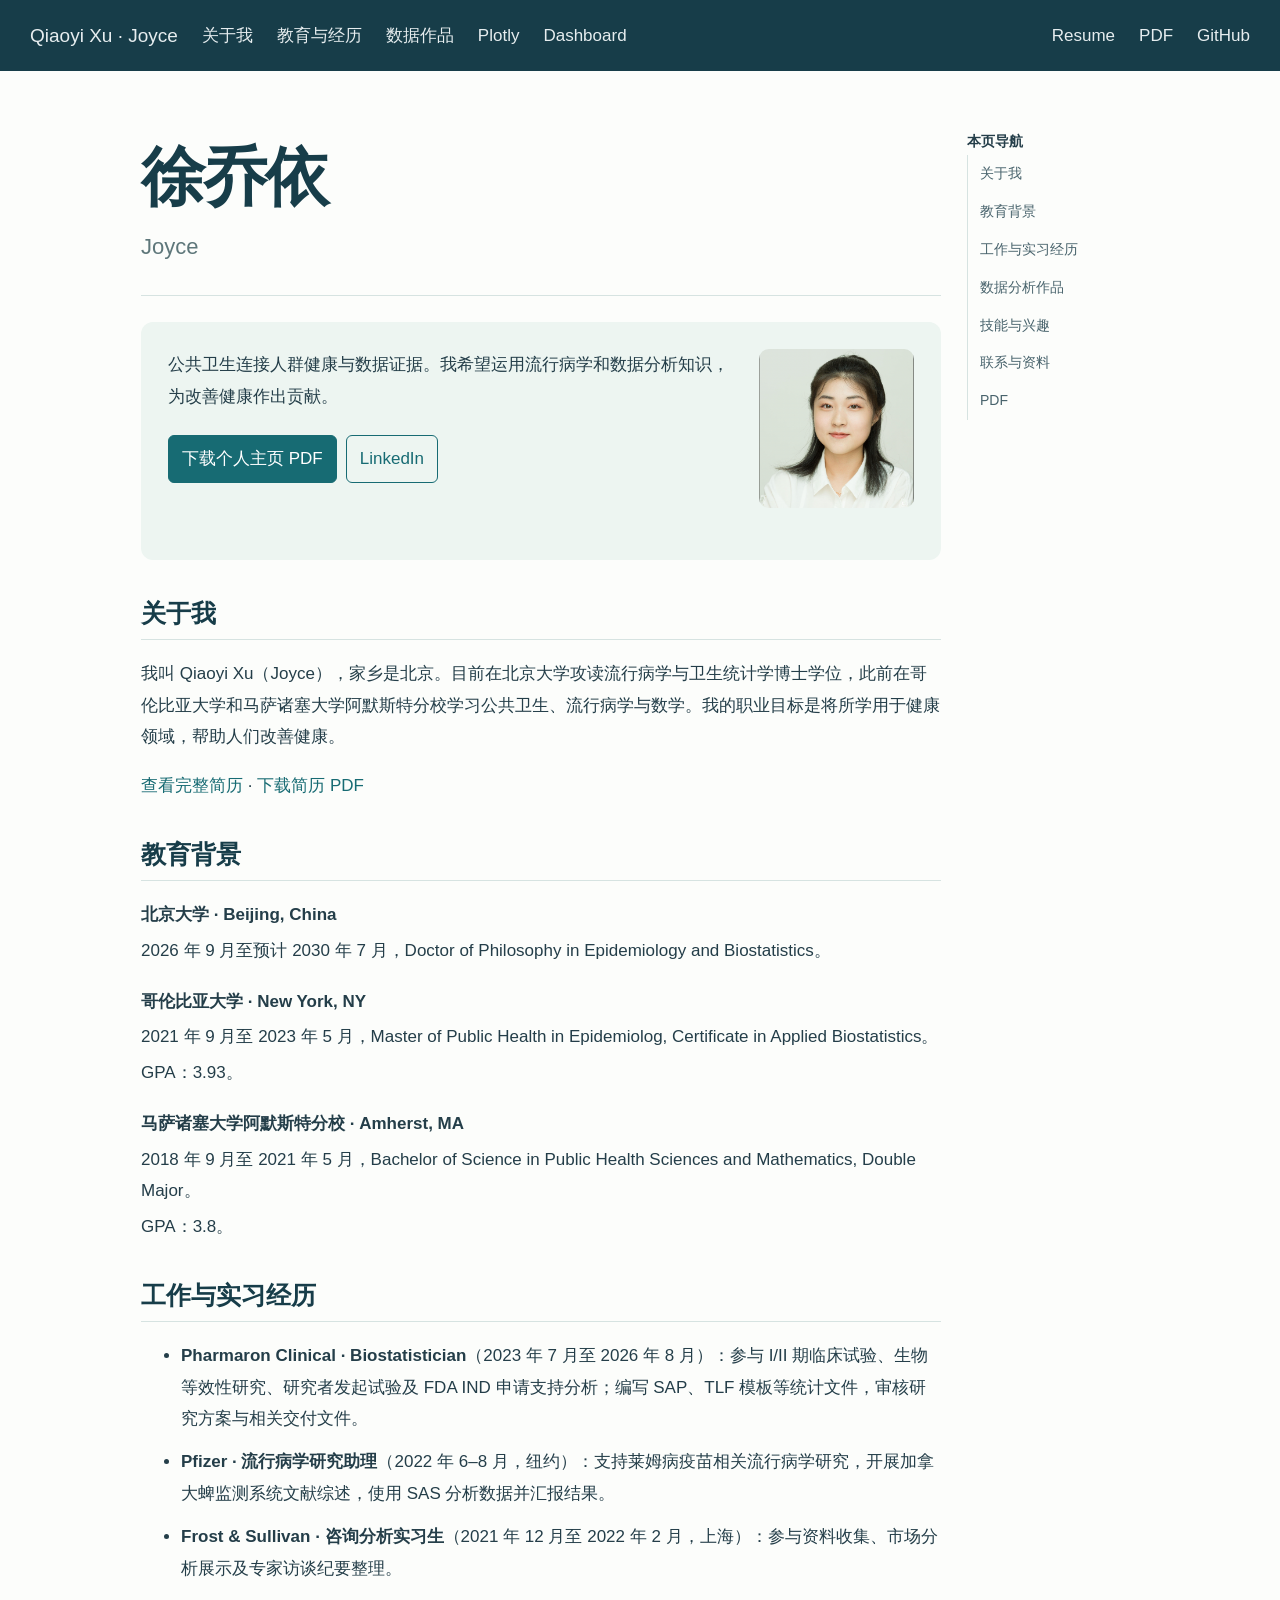
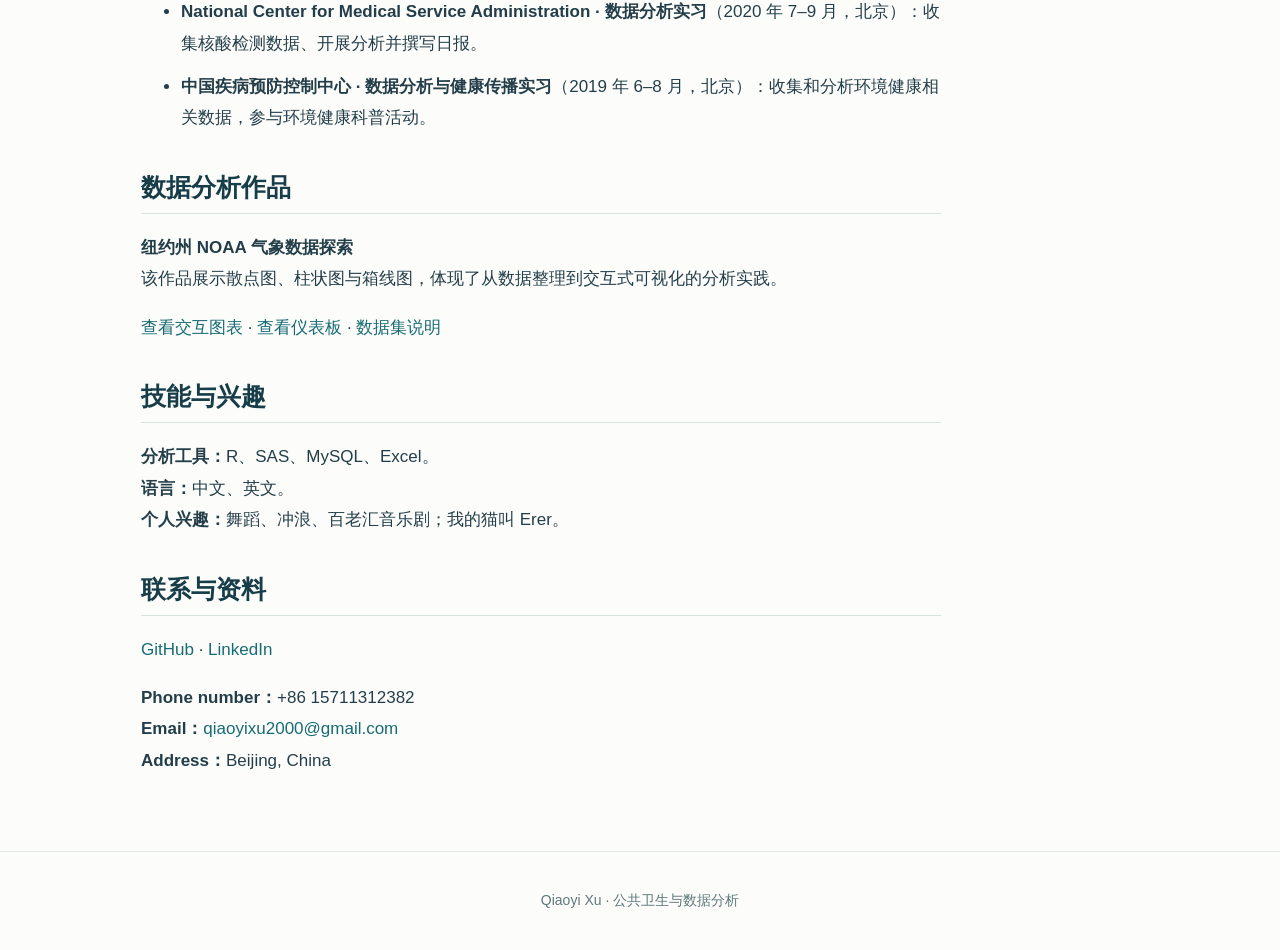
<file: docs/index.html>
<!doctype html><html lang="zh-CN"><head><meta charset="utf-8"><meta name="viewport" content="width=device-width, initial-scale=1"><meta name="generator" content="Python"><title>徐乔依 · Joyce</title><link rel="stylesheet" href="home.css"></head><body class=""><header class="topbar"><nav class="nav-inner" aria-label="Main navigation"><a class="brand" href="index.html">Qiaoyi Xu · Joyce</a><a href="index.html#about">关于我</a><a href="index.html#education">教育与经历</a><a href="index.html#projects">数据作品</a><a href="plotly.html">Plotly</a><a href="dashboard.html">Dashboard</a><span class="nav-spacer"></span><a href="myresume.html">Resume</a><a href="index.pdf">PDF</a><a href="https://github.com/joycexu2000-web/personal-homepage-python">GitHub</a></nav></header><div class="page-grid"><main><div class="name-block"><h1>徐乔依</h1><p class="subtitle">Joyce</p></div><div class="hero"><img src="portrait.jpeg" alt="Qiaoyi Xu"><p>公共卫生连接人群健康与数据证据。我希望运用流行病学和数据分析知识，为改善健康作出贡献。</p><a class="button primary" href="index.pdf">下载个人主页 PDF</a><a class="button" href="https://www.linkedin.com/in/qiaoyi-xu-99b8091b9/">LinkedIn</a></div><section id="about"><h2>关于我</h2><p>我叫 Qiaoyi Xu（Joyce），家乡是北京。目前在北京大学攻读流行病学与卫生统计学博士学位，此前在哥伦比亚大学和马萨诸塞大学阿默斯特分校学习公共卫生、流行病学与数学。我的职业目标是将所学用于健康领域，帮助人们改善健康。</p><p><a href="myresume.html">查看完整简历</a> · <a href="myresume.pdf">下载简历 PDF</a></p></section><section id="education"><h2>教育背景</h2><div class="school"><p><strong>北京大学 · Beijing, China</strong></p><p>2026 年 9 月至预计 2030 年 7 月，Doctor of Philosophy in Epidemiology and Biostatistics。</p></div><div class="school"><p><strong>哥伦比亚大学 · New York, NY</strong></p><p>2021 年 9 月至 2023 年 5 月，Master of Public Health in Epidemiolog, Certificate in Applied Biostatistics。</p><p>GPA：3.93。</p></div><div class="school"><p><strong>马萨诸塞大学阿默斯特分校 · Amherst, MA</strong></p><p>2018 年 9 月至 2021 年 5 月，Bachelor of Science in Public Health Sciences and Mathematics, Double Major。</p><p>GPA：3.8。</p></div></section><section id="experience"><h2>工作与实习经历</h2><ul><li><strong>Pharmaron Clinical · Biostatistician</strong>（2023 年 7 月至 2026 年 8 月）：参与 I/II 期临床试验、生物等效性研究、研究者发起试验及 FDA IND 申请支持分析；编写 SAP、TLF 模板等统计文件，审核研究方案与相关交付文件。</li><li><strong>Pfizer · 流行病学研究助理</strong>（2022 年 6–8 月，纽约）：支持莱姆病疫苗相关流行病学研究，开展加拿大蜱监测系统文献综述，使用 SAS 分析数据并汇报结果。</li><li><strong>Frost &amp; Sullivan · 咨询分析实习生</strong>（2021 年 12 月至 2022 年 2 月，上海）：参与资料收集、市场分析展示及专家访谈纪要整理。</li><li><strong>National Center for Medical Service Administration · 数据分析实习</strong>（2020 年 7–9 月，北京）：收集核酸检测数据、开展分析并撰写日报。</li><li><strong>中国疾病预防控制中心 · 数据分析与健康传播实习</strong>（2019 年 6–8 月，北京）：收集和分析环境健康相关数据，参与环境健康科普活动。</li></ul></section><section id="projects"><h2>数据分析作品</h2><p><strong>纽约州 NOAA 气象数据探索</strong><br>该作品展示散点图、柱状图与箱线图，体现了从数据整理到交互式可视化的分析实践。</p><p><a href="plotly.html">查看交互图表</a> · <a href="dashboard.html">查看仪表板</a> · <a href="https://p8105.com/dataset_noaa.html">数据集说明</a></p></section><section id="skills"><h2>技能与兴趣</h2><p><strong>分析工具：</strong>R、SAS、MySQL、Excel。<br><strong>语言：</strong>中文、英文。<br><strong>个人兴趣：</strong>舞蹈、冲浪、百老汇音乐剧；我的猫叫 Erer。</p></section><section id="contact"><h2>联系与资料</h2><p><a href="https://github.com/joycexu2000-web">GitHub</a> · <a href="https://www.linkedin.com/in/qiaoyi-xu-99b8091b9/">LinkedIn</a></p><p><strong>Phone number：</strong>+86 15711312382<br><strong>Email：</strong><a href="mailto:qiaoyixu2000@gmail.com">qiaoyixu2000@gmail.com</a><br><strong>Address：</strong>Beijing, China</p></section></main><aside class="toc"><strong>本页导航</strong><a href="#about">关于我</a><a href="#education">教育背景</a><a href="#experience">工作与实习经历</a><a href="#projects">数据分析作品</a><a href="#skills">技能与兴趣</a><a href="#contact">联系与资料</a><a href="index.pdf">PDF</a></aside></div><footer class="site-footer">Qiaoyi Xu · 公共卫生与数据分析</footer></body></html>
</file>
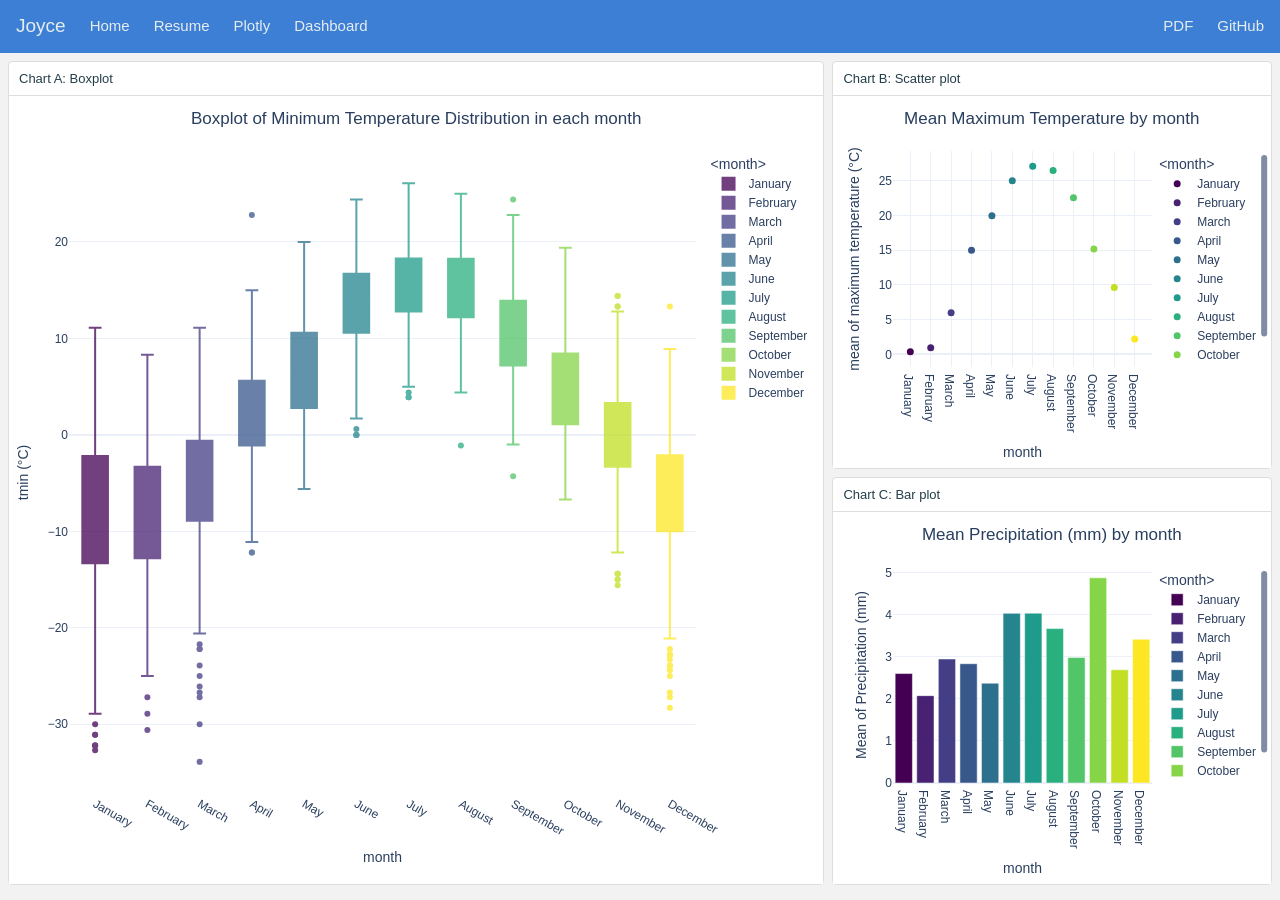
<file: docs/dashboard.html>
<!doctype html><html lang="en"><head><meta charset="utf-8"><meta name="viewport" content="width=device-width, initial-scale=1"><meta name="generator" content="Python"><title>Dashboard · Joyce</title><link rel="stylesheet" href="home.css"><script src="plotly.min.js"></script></head><body class="dashboard-page"><header class="topbar"><nav class="nav-inner" aria-label="Main navigation"><a class="brand" href="index.html">Joyce</a><a href="index.html">Home</a><a href="myresume.html">Resume</a><a href="plotly.html">Plotly</a><a href="dashboard.html">Dashboard</a><span class="nav-spacer"></span><a href="myresume.pdf">PDF</a><a href="https://github.com/joycexu2000-web/personal-homepage-python">GitHub</a></nav></header><main class="dashboard-grid"><section class="viz-card box-card"><div class="chart-title">Chart A: Boxplot</div><div class="plot"><div style="height:100%; width:100%;">                            <div id="dashboard-0" class="plotly-graph-div" style="height:100%; width:100%;"></div>            <script>                window.PLOTLYENV=window.PLOTLYENV || {};                                if (document.getElementById("dashboard-0")) {                    Plotly.newPlot(                        "dashboard-0",                        [{"fillcolor":"#440154","line":{"color":"#440154"},"marker":{"color":"#440154"},"name":"January","opacity":0.75,"quartilemethod":"linear","x":["January","January","January","January","January","January","January","January","January","January","January","January","January","January","January","January","January","January","January","January","January","January","January","January","January","January","January","January","January","January","January","January","January","January","January","January","January","January","January","January","January","January","January","January","January","January","January","January","January","January","January","January","January","January","January","January","January","January","January","January","January","January","January","January","January","January","January","January","January","January","January","January","January","January","January","January","January","January","January","January","January","January","January","January","January","January","January","January","January","January","January","January","January","January","January","January","January","January","January","January","January","January","January","January","January","January","January","January","January","January","January","January","January","January","January","January","January","January","January","January","January","January","January","January","January","January","January","January","January","January","January","January","January","January","January","January","January","January","January","January","January","January","January","January","January","January","January","January","January","January","January","January","January","January","January","January","January","January","January","January","January","January","January","January","January","January","January","January","January","January","January","January","January","January","January","January","January","January","January","January","January","January","January","January","January","January","January","January","January","January","January","January","January","January","January","January","January","January","January","January","January","January","January","January","January","January","January","January","January","January","January","January","January","January","January","January","January","January","January","January","January","January","January","January","January","January","January","January","January","January","January","January","January","January","January","January","January","January","January","January","January","January","January","January","January","January","January","January","January","January","January","January","January","January","January","January","January","January","January","January","January","January","January","January","January","January","January","January","January","January","January","January","January","January","January","January","January","January","January","January","January","January","January","January","January","January","January","January","January","January","January","January","January","January","January","January","January","January","January","January","January","January","January","January","January","January","January","January","January","January","January","January","January","January","January","January","January","January","January","January","January","January","January","January","January","January","January","January","January","January","January","January","January","January","January","January","January","January","January","January","January","January","January","January","January","January","January","January","January","January","January","January","January","January","January","January","January","January","January","January","January","January","January","January","January","January","January","January","January","January","January","January","January","January","January","January","January","January","January","January","January","January","January","January","January","January","January","January","January","January","January","January","January","January","January","January","January","January","January","January","January","January","January","January","January","January","January","January","January","January","January","January","January","January","January","January","January","January","January","January","January","January","January","January","January","January","January","January","January","January","January","January","January","January","January","January","January","January","January","January","January","January","January","January","January","January","January","January","January","January","January","January","January","January","January","January","January","January","January","January","January","January","January","January","January","January","January","January","January","January","January","January","January","January","January","January","January","January","January","January","January","January","January","January","January","January","January","January","January","January","January","January","January","January","January","January","January","January","January","January","January","January","January","January","January","January","January","January","January","January","January","January","January","January","January","January","January","January","January","January","January","January","January","January","January","January","January","January","January","January","January","January","January","January","January","January","January","January","January","January","January","January","January","January","January","January","January","January","January","January","January","January","January","January","January","January","January","January","January","January","January","January","January","January","January","January","January","January","January","January","January","January","January","January","January","January","January","January","January","January","January","January","January","January","January","January","January","January","January","January","January","January","January","January","January","January","January","January","January","January","January","January","January","January","January","January","January","January","January","January","January","January","January","January","January","January","January","January","January","January","January","January","January","January","January","January","January","January","January","January","January","January","January","January","January","January","January","January","January","January","January","January","January","January","January","January","January","January","January","January","January","January","January","January","January","January","January","January","January","January","January","January","January","January","January","January","January","January","January","January","January","January","January","January","January","January","January","January","January","January","January","January","January","January","January","January","January","January","January","January","January","January","January","January","January","January","January","January","January","January","January","January","January","January","January","January","January","January","January","January","January","January","January","January","January","January","January","January","January","January","January","January","January","January","January","January","January","January","January","January","January","January","January","January","January","January","January","January","January","January","January","January","January","January","January","January","January","January","January","January","January","January","January","January","January","January","January","January","January","January","January","January","January","January","January","January","January","January","January","January","January","January","January","January","January","January","January","January","January","January","January","January","January","January","January","January","January","January","January","January","January","January","January","January","January","January","January","January","January","January","January","January","January","January","January","January","January","January","January","January","January","January","January","January","January"],"y":[1.1,-16.1,-9.4,0.0,-13.3,-13.3,-9.4,-8.9,-7.2,-18.9,-2.8,-12.8,-24.4,-15.0,-8.9,-14.4,-1.7,-8.9,-16.7,-13.9,-2.8,-21.1,-3.8,-6.7,-2.2,-14.4,-18.3,2.2,-9.9,-18.2,-19.4,-17.8,-15.6,-13.9,-1.7,-10.0,-10.0,-13.3,-16.0,-4.9,-9.4,0.0,-1.6,-12.8,2.8,-0.6,-0.6,-2.2,-14.4,-6.7,-11.7,-12.2,-5.6,-14.9,-8.9,-16.7,-5.6,-27.8,-12.2,-32.2,-11.7,-15.6,-24.5,-13.3,-11.7,-17.8,-5.0,-5.6,-13.9,-10.6,-17.8,-1.6,-20.0,-6.7,7.2,-15.6,1.7,4.4,-9.4,-7.8,-1.6,-7.2,5.0,-13.3,1.7,-10.0,-6.7,-10.0,-5.0,1.1,-4.3,-10.0,-20.6,-28.9,-13.9,-6.1,-21.7,-19.4,-15.6,-2.8,0.0,-2.8,-7.7,-3.8,-13.8,-32.7,-12.8,-11.1,-12.8,-4.9,-10.6,-12.2,0.6,-12.8,-18.9,-10.5,0.0,1.1,-16.1,-10.6,-20.6,-10.6,-14.3,-9.4,-17.8,-3.3,0.0,-3.9,-8.9,-12.2,-14.4,-4.4,-18.9,-12.8,-11.1,-7.2,-8.9,-2.2,-11.1,0.6,-19.4,7.8,-7.2,2.2,-3.9,-9.3,-11.1,0.6,-9.4,-8.3,-12.1,0.6,-7.8,-13.2,-12.2,-17.2,-0.2,-3.3,-4.3,-12.2,-8.3,-12.8,-19.4,-2.2,1.7,-8.3,-17.2,-1.7,5.6,-0.6,-7.1,2.2,-7.8,-11.7,-8.9,-22.2,-26.1,4.4,-6.7,-7.1,-12.8,-3.3,-6.7,-2.8,-25.0,-14.4,-13.9,-6.6,1.7,-17.2,-21.6,-10.6,-7.2,-1.7,-23.3,-13.2,-7.2,7.2,-9.9,-8.9,-1.1,-28.3,-28.3,0.0,-18.3,-11.7,-2.2,-13.9,0.6,-9.4,-18.8,-10.6,-18.9,-13.9,-0.6,0.6,-11.6,-3.9,-1.7,-24.9,-30.0,-8.9,-9.4,-6.1,-7.2,-4.4,2.2,-3.3,3.9,-22.8,-13.3,-17.8,-0.6,-8.3,-7.2,-22.2,-5.0,-8.3,-12.2,-14.4,-5.0,-15.6,-5.6,-10.0,-7.2,-2.2,-15.6,-13.3,-11.7,-16.7,-2.2,-6.1,7.8,1.7,-8.3,3.9,-11.1,-12.2,-9.9,-11.7,-8.8,-3.3,-3.9,-0.6,-23.3,-3.2,-7.8,-3.9,-26.1,-8.8,-23.3,-12.8,-1.7,-5.0,-7.2,-20.0,-15.0,-25.0,3.9,2.8,-20.0,-13.9,-19.3,-2.8,-13.9,-11.7,1.7,-10.0,-6.1,-2.2,-12.2,-13.3,0.6,-6.7,-10.6,-5.5,-6.1,-13.3,-5.0,-6.7,-2.1,-10.0,-9.4,-22.8,-18.9,-23.9,-0.6,-9.4,-6.1,-2.2,-11.7,-6.7,-21.7,1.1,3.3,-7.1,-15.0,0.0,-8.3,-20.6,-13.9,1.7,-11.1,0.6,-11.1,-1.7,-12.8,-21.1,-15.0,-12.8,-15.6,-4.9,-27.8,-1.7,-11.6,-12.8,-11.1,-17.2,-13.9,-8.8,-27.8,-5.0,-2.2,1.1,-6.1,-11.1,-2.2,-17.8,-3.8,1.7,-15.2,-10.6,-7.8,-4.4,-8.9,-11.6,-7.2,-16.7,-13.9,-12.2,-8.3,-5.6,-10.0,8.9,-16.7,-10.6,2.2,-8.3,0.6,-9.4,-0.6,0.6,-12.8,-4.9,-8.9,-7.8,-23.9,-5.6,-2.8,-7.1,-10.6,-4.3,-1.1,-14.4,-10.0,-19.4,-5.6,-2.2,-7.2,-4.4,-2.8,-7.2,-24.4,-15.0,1.1,-22.2,-21.1,2.8,0.6,-16.1,2.2,-10.6,-17.8,-10.6,-15.0,-12.8,-0.6,-8.3,-1.1,-0.6,-9.3,-12.8,-28.9,-5.0,-11.0,-16.7,-10.0,-3.3,-13.3,7.8,-9.4,-13.3,-8.9,-10.6,-3.3,-4.4,-22.2,-13.9,-15.0,-8.9,-24.4,-21.1,-1.6,-5.0,0.0,-8.9,2.2,-1.6,-15.6,-21.7,-0.6,-7.8,-1.7,-15.5,-5.0,-12.1,-3.9,3.3,-3.9,-19.4,0.0,-18.8,-10.0,-3.9,-28.9,-3.3,-1.1,-16.1,-18.3,-7.2,-2.2,-15.6,-5.0,-6.7,-23.3,-17.2,0.6,5.0,-5.6,4.4,-6.1,-8.9,-1.1,-13.3,7.2,-1.7,-10.6,-1.7,-7.2,-3.9,-0.6,-2.8,-3.2,-14.4,-3.3,-11.7,-4.4,-25.6,-23.9,-7.8,-10.6,-8.3,-2.2,-3.9,-17.8,-7.8,-2.8,-21.7,-3.3,-1.1,4.4,-24.4,-12.8,-9.9,-2.2,-3.9,-12.2,-1.0,-16.7,-12.8,-0.6,-0.5,-5.0,-8.9,-11.7,-1.7,-1.0,-2.2,-7.8,-0.6,-8.9,-2.8,-21.7,-2.2,-15.6,-1.1,-20.6,-14.4,-3.9,-1.1,-12.8,-17.8,-0.6,-13.9,-7.2,-22.8,-12.2,-6.6,-8.3,-21.7,-8.3,4.4,-5.0,-32.2,-3.9,-1.7,-4.4,0.0,-23.3,-0.6,-4.4,3.3,-10.6,2.2,-4.4,-1.7,-3.7,-21.7,0.0,-13.3,-12.1,-0.6,-15.0,1.1,-15.0,-3.9,-4.4,-12.8,-5.0,-8.3,7.2,1.7,2.2,-6.1,0.6,-2.8,-31.1,-13.9,-1.1,-2.2,-0.6,-1.6,-10.0,-1.7,-9.4,-6.1,-14.3,-15.0,-7.2,-5.6,-1.7,-7.8,-2.8,-2.2,-4.4,-5.0,-8.3,0.6,-32.2,-7.2,-8.3,-14.4,-16.1,-18.9,-13.9,-16.7,-16.1,-9.4,-16.7,-27.2,-15.0,-1.1,-14.4,-10.6,-7.8,-8.3,-15.6,-13.3,2.8,2.8,-12.8,-6.7,-16.1,-2.2,-12.2,1.7,-7.8,-1.1,-11.7,-9.3,-10.6,-0.6,-7.2,5.6,1.7,-3.3,-3.3,-6.1,-27.2,-7.2,-8.2,-1.1,-8.3,-5.0,-0.6,-7.8,-10.0,-19.4,-3.9,-7.2,-3.3,-6.1,-5.0,-3.3,-16.7,-16.1,-8.3,-12.8,-3.9,0.0,-10.6,-19.9,-10.0,-18.9,-16.7,-21.7,-5.0,-7.7,-11.1,2.2,-1.1,9.4,-8.2,-7.2,-3.3,-16.7,3.3,-3.3,-12.1,0.0,-13.9,-14.4,-11.7,-1.1,-2.2,0.0,-13.3,-23.9,-2.2,-11.7,11.1,-12.2,-6.7,2.2,-7.8,-1.1,-2.8,0.0,-5.0,1.1,-1.7,-12.8,7.8,-12.1,-2.1,-3.9,-1.7,-11.7,-1.1,-9.4,0.0,-11.7,-18.9,-0.6,-22.2,-1.7,-18.3,-6.7,-10.0,-8.8,-18.9,-13.9,0.0,-5.6,-20.0,0.0,2.2,-12.2,-25.6,-4.4,-13.9,-12.2,-25.5,-9.4,-4.4,1.7,-10.0,-8.3,0.0,1.7,-4.4,0.6,-18.9,-10.0,-11.1,-3.8,6.1,-10.6,-17.8,-9.4,-1.0,2.2,-0.6,-17.8,-9.4,-31.1,-6.1,0.6,-10.6,-12.2,2.2,-5.6,-3.9,-5.6,-8.9,-22.2,-4.4,-8.3,2.8,9.4,1.7,-2.8,0.0,-15.6,-13.3,-20.6,-25.6,-13.9,-9.4,-9.4,-2.8,-7.8,-7.8,-13.3,-6.1,-10.0,1.7,-10.0,-3.3,2.8,-17.1,-3.2,-4.3,-9.3,1.1,-11.7,-10.5,3.9,-7.2,-25.0,-8.9,-1.0,-7.8,-27.2,-16.7,-1.7,-3.3,-4.3,-11.1,-6.7,-2.8,6.7,-7.8,-6.0,-17.2],"type":"box"},{"fillcolor":"#482173","line":{"color":"#482173"},"marker":{"color":"#482173"},"name":"February","opacity":0.75,"quartilemethod":"linear","x":["February","February","February","February","February","February","February","February","February","February","February","February","February","February","February","February","February","February","February","February","February","February","February","February","February","February","February","February","February","February","February","February","February","February","February","February","February","February","February","February","February","February","February","February","February","February","February","February","February","February","February","February","February","February","February","February","February","February","February","February","February","February","February","February","February","February","February","February","February","February","February","February","February","February","February","February","February","February","February","February","February","February","February","February","February","February","February","February","February","February","February","February","February","February","February","February","February","February","February","February","February","February","February","February","February","February","February","February","February","February","February","February","February","February","February","February","February","February","February","February","February","February","February","February","February","February","February","February","February","February","February","February","February","February","February","February","February","February","February","February","February","February","February","February","February","February","February","February","February","February","February","February","February","February","February","February","February","February","February","February","February","February","February","February","February","February","February","February","February","February","February","February","February","February","February","February","February","February","February","February","February","February","February","February","February","February","February","February","February","February","February","February","February","February","February","February","February","February","February","February","February","February","February","February","February","February","February","February","February","February","February","February","February","February","February","February","February","February","February","February","February","February","February","February","February","February","February","February","February","February","February","February","February","February","February","February","February","February","February","February","February","February","February","February","February","February","February","February","February","February","February","February","February","February","February","February","February","February","February","February","February","February","February","February","February","February","February","February","February","February","February","February","February","February","February","February","February","February","February","February","February","February","February","February","February","February","February","February","February","February","February","February","February","February","February","February","February","February","February","February","February","February","February","February","February","February","February","February","February","February","February","February","February","February","February","February","February","February","February","February","February","February","February","February","February","February","February","February","February","February","February","February","February","February","February","February","February","February","February","February","February","February","February","February","February","February","February","February","February","February","February","February","February","February","February","February","February","February","February","February","February","February","February","February","February","February","February","February","February","February","February","February","February","February","February","February","February","February","February","February","February","February","February","February","February","February","February","February","February","February","February","February","February","February","February","February","February","February","February","February","February","February","February","February","February","February","February","February","February","February","February","February","February","February","February","February","February","February","February","February","February","February","February","February","February","February","February","February","February","February","February","February","February","February","February","February","February","February","February","February","February","February","February","February","February","February","February","February","February","February","February","February","February","February","February","February","February","February","February","February","February","February","February","February","February","February","February","February","February","February","February","February","February","February","February","February","February","February","February","February","February","February","February","February","February","February","February","February","February","February","February","February","February","February","February","February","February","February","February","February","February","February","February","February","February","February","February","February","February","February","February","February","February","February","February","February","February","February","February","February","February","February","February","February","February","February","February","February","February","February","February","February","February","February","February","February","February","February","February","February","February","February","February","February","February","February","February","February","February","February","February","February","February","February","February","February","February","February","February","February","February","February","February","February","February","February","February","February","February","February","February","February","February","February","February","February","February","February","February","February","February","February","February","February","February","February","February","February","February","February","February","February","February","February","February","February","February","February","February","February","February","February","February","February","February","February","February","February","February","February","February","February","February","February","February","February","February","February","February","February","February","February","February","February","February","February","February","February","February","February","February","February","February","February","February","February","February","February","February","February","February","February","February","February","February","February","February","February","February","February","February","February","February","February","February","February","February","February","February","February","February","February","February","February","February","February","February","February","February","February","February","February","February","February","February","February","February","February","February","February","February","February","February","February","February","February","February","February","February","February","February","February","February","February","February","February","February","February","February","February","February","February","February","February","February","February","February","February","February","February","February","February","February","February","February","February","February","February","February","February","February","February","February","February","February","February","February","February","February","February","February","February","February","February","February","February","February","February","February","February","February","February","February","February","February","February","February","February","February","February","February","February","February","February","February","February","February","February","February","February","February","February","February","February","February","February","February","February"],"y":[-6.7,-1.7,-11.1,-15.0,-11.7,-9.4,-13.3,-7.8,-10.6,-8.3,-7.2,0.0,-6.7,6.7,-9.4,-11.7,-8.3,-22.2,-13.9,-27.2,-15.0,-8.9,-10.0,-13.9,-14.4,-18.9,-9.4,-2.2,-10.0,-12.8,-3.9,0.6,-9.9,-4.4,-6.1,-12.8,-11.7,-25.0,-21.1,-13.3,-8.3,-22.2,-6.1,-13.9,-11.7,-11.1,-25.0,-6.1,-1.1,-1.1,-23.3,-2.2,-1.7,-11.7,-3.3,0.0,2.8,-0.5,2.2,-3.2,-21.1,-8.9,-7.2,-9.4,-10.0,-1.7,-13.9,-5.6,-1.1,-10.0,-7.2,-16.7,-7.7,-6.1,-13.2,-15.0,-3.9,-15.0,-4.4,-1.1,-12.2,-10.6,-11.1,-15.0,-7.2,-5.5,-16.1,0.6,-13.9,-15.6,-10.5,-10.0,-12.2,-19.4,-9.4,-18.3,-15.0,-19.4,-11.7,-10.6,-1.7,0.0,-3.9,-9.4,-8.3,-4.4,-2.1,-2.2,-12.8,-0.6,-12.8,0.0,-15.0,-24.4,-16.1,-8.3,-12.2,-22.2,-6.7,3.9,-0.6,-0.6,-5.6,0.0,-7.7,-7.2,-12.8,-0.6,-4.4,0.6,-11.7,-8.2,-11.7,-11.1,-8.9,-5.0,-7.8,-5.0,-11.1,-7.8,-5.6,-4.4,-10.6,-5.6,-7.2,-10.0,-3.3,-11.6,-17.8,-11.6,-8.3,-7.8,-5.0,3.9,-13.9,-5.0,-7.8,-10.5,-8.9,-6.7,-6.1,1.7,-21.1,-12.8,-8.3,-8.3,-13.3,-6.1,-8.8,-9.9,-14.4,-18.3,-9.4,-8.3,-19.4,-5.5,-10.6,-15.0,-12.8,0.6,2.2,-5.0,-13.9,-5.0,-11.7,-19.4,-14.4,-1.6,-1.7,-13.3,-17.8,-8.9,-5.0,-13.2,-5.6,-20.0,-1.7,-3.9,-8.9,-3.3,-16.1,-1.7,-21.1,-8.3,-12.8,0.0,-10.0,-17.2,-8.3,-5.6,1.7,-15.0,-7.2,-2.7,-3.9,-16.7,-6.7,-10.5,-12.8,-10.0,-7.2,-2.8,-7.2,-9.4,-12.2,-2.8,-3.3,-7.2,-2.2,-6.1,-10.0,-3.9,-5.6,-15.0,-10.0,-4.9,-8.9,-5.6,-12.8,-4.4,-2.8,0.6,-2.8,-11.7,-21.1,-4.4,0.6,-1.7,-2.2,-7.2,-4.4,-5.0,-16.1,-13.3,-17.8,-16.7,-10.0,-15.0,-14.4,-3.3,-3.9,-11.0,-7.1,-19.3,-8.9,0.0,0.0,-16.7,-17.2,-9.4,-6.1,-3.3,-12.8,-6.7,-7.8,-15.0,-7.1,-12.8,-11.7,-10.6,-15.5,-0.5,-13.9,-12.8,-3.3,8.3,0.0,-17.2,-5.5,-2.7,-1.7,-3.3,-16.1,-13.3,-21.1,-11.1,-5.6,-15.6,-6.2,-8.3,-13.3,-2.7,-10.0,2.2,-2.7,-2.8,-19.4,-18.3,-7.2,-18.3,-20.0,-4.4,-12.2,-11.1,-11.7,-30.6,-22.2,-6.1,-7.7,-13.2,-20.6,-10.0,-12.2,-6.1,-15.0,-16.7,0.0,-13.3,5.0,-23.3,-11.1,-7.8,-14.4,-18.9,-3.2,-11.7,-2.8,-2.8,-18.9,-2.7,-10.6,6.7,-7.2,-5.6,-18.9,-5.6,-16.7,-10.6,0.0,-6.1,-3.9,3.3,-12.7,-19.4,-15.0,-15.0,-10.6,-21.7,-13.9,-10.6,-12.2,-6.1,-11.7,-16.7,-12.8,-2.2,-6.1,-7.8,-17.8,-20.6,0.6,0.6,-15.6,-2.2,-13.3,-15.0,-4.8,-12.8,-4.4,-8.3,-10.6,-2.8,-14.4,-4.4,-6.7,-19.4,2.2,-11.1,-2.2,-3.3,-22.8,-8.2,-11.7,-19.4,-21.1,-11.1,-6.6,-11.1,-15.6,-2.2,-0.6,-17.2,-9.4,-5.6,-7.8,-2.2,-3.3,-2.2,-1.1,-15.6,-12.1,-12.2,0.6,-0.5,-16.1,-8.9,-7.7,-1.0,-9.4,-13.9,-8.2,-2.2,-4.4,-16.1,-7.7,-2.8,-11.6,-10.0,-18.3,3.9,-5.6,-4.4,-4.4,-10.6,-21.7,5.6,-1.1,3.9,-7.8,-1.1,-4.4,-15.0,-11.1,-3.9,-12.8,-3.2,-15.0,-3.3,-6.1,0.0,-0.5,-3.3,-2.2,-7.1,-16.1,-10.6,-7.8,-3.3,-15.0,-2.2,-13.9,-16.1,-12.8,-5.0,6.1,0.0,-7.2,1.1,-2.8,-8.3,-12.2,-13.3,-18.3,-11.7,-1.7,-3.3,2.8,-2.2,-5.5,-3.3,-1.1,-17.2,-10.6,-14.4,-5.6,-7.7,-4.4,-17.2,-11.7,-13.3,-10.6,0.0,-7.8,-4.4,-11.1,-5.0,-6.1,-9.3,-10.0,-12.2,-10.6,-5.6,-10.0,-2.7,-15.6,-2.2,-6.7,-10.0,-8.9,-6.7,-2.2,2.2,-10.0,-11.1,-15.0,-16.7,-15.6,-7.1,-13.2,-9.3,-28.9,-8.8,-19.4,-8.2,-3.3,-11.7,-11.7,3.3,-13.9,-3.3,-15.6,-6.7,-10.0,-22.2,-16.7,-12.8,-9.4,-12.8,-13.3,-12.8,-2.2,-17.8,-6.6,-7.8,-2.8,-1.1,-18.3,-16.1,-9.4,1.7,-15.6,-6.7,-1.6,-12.8,-5.6,-1.1,-4.4,-16.1,-7.2,-5.0,-12.2,2.2,-8.9,-8.9,-8.3,-1.7,-9.4,-2.2,-7.8,-16.1,-10.0,-10.0,-9.4,-6.1,-1.1,-1.1,-18.9,-13.9,-14.4,-4.9,1.1,-16.7,-2.2,-3.3,-14.4,2.8,0.0,-8.3,0.0,-14.4,4.4,-15.0,-20.6,-12.2,-14.4,-12.8,-10.6,-7.2,-2.2,-1.6,0.6,-13.9,-5.0,-15.0,-7.2,-9.4,-4.4,-1.1,0.0,-7.8,-14.4,-12.2,-1.7,-5.0,-16.1,1.1,-13.3,1.1,-16.7,-21.1,-13.3,-2.2,-8.3,-3.3,-7.2,-1.7,-4.9,-14.4,-2.2,-5.0,-0.5,-6.1,-5.0,-12.8,1.1,2.2,-2.8,-10.0,3.3,-13.3,1.7,-6.1,-7.2,-8.3,-9.3,-10.0,-10.6,2.2,2.2,-14.4,-10.0,-13.3,-13.3,-12.2,-3.9,-7.2,-2.2,-13.9,-13.9,-6.1,-4.4,-11.0,-7.7,-23.9,-13.9,0.6,-7.8,-2.2,-7.2,-2.8,-1.1,-15.0,-2.7,-16.7,-10.5,0.0,-2.8,1.1,-6.1,-4.4,-11.6,-2.2,-8.9,-3.9,-3.9,-4.3,-9.4,-11.7,-2.2,-3.9,-12.8,-8.9,-6.1,-5.6,-5.5,-7.2,-16.1,-2.2,-9.4,-7.2,-8.9,-1.1,-8.3,-13.3,-8.9,-18.9,-13.3,-3.3,0.0,-4.4,-15.6,-20.6,-3.3,-1.7,-10.6,-2.2,-8.9,-15.0,-3.9,-5.0,-7.8,-10.0,-7.2,-13.3,-10.0,-5.0,-18.3,-16.1,-18.8,-4.4,-7.8,-8.3,-2.2,-3.2,-4.9,-11.7,-14.3,-2.2,-16.7,-10.0,-20.6,-11.7,-4.4,2.8,-6.0,-15.6,-2.8,0.0,1.1,-5.0,-2.8,-6.7,-3.3,-8.2,-0.6,-6.7,5.0,-11.1,-11.1,-5.0,-13.9,-10.6,-6.6,-5.0,-8.3,-8.9,-8.3,-7.2],"type":"box"},{"fillcolor":"#433e85","line":{"color":"#433e85"},"marker":{"color":"#433e85"},"name":"March","opacity":0.75,"quartilemethod":"linear","x":["March","March","March","March","March","March","March","March","March","March","March","March","March","March","March","March","March","March","March","March","March","March","March","March","March","March","March","March","March","March","March","March","March","March","March","March","March","March","March","March","March","March","March","March","March","March","March","March","March","March","March","March","March","March","March","March","March","March","March","March","March","March","March","March","March","March","March","March","March","March","March","March","March","March","March","March","March","March","March","March","March","March","March","March","March","March","March","March","March","March","March","March","March","March","March","March","March","March","March","March","March","March","March","March","March","March","March","March","March","March","March","March","March","March","March","March","March","March","March","March","March","March","March","March","March","March","March","March","March","March","March","March","March","March","March","March","March","March","March","March","March","March","March","March","March","March","March","March","March","March","March","March","March","March","March","March","March","March","March","March","March","March","March","March","March","March","March","March","March","March","March","March","March","March","March","March","March","March","March","March","March","March","March","March","March","March","March","March","March","March","March","March","March","March","March","March","March","March","March","March","March","March","March","March","March","March","March","March","March","March","March","March","March","March","March","March","March","March","March","March","March","March","March","March","March","March","March","March","March","March","March","March","March","March","March","March","March","March","March","March","March","March","March","March","March","March","March","March","March","March","March","March","March","March","March","March","March","March","March","March","March","March","March","March","March","March","March","March","March","March","March","March","March","March","March","March","March","March","March","March","March","March","March","March","March","March","March","March","March","March","March","March","March","March","March","March","March","March","March","March","March","March","March","March","March","March","March","March","March","March","March","March","March","March","March","March","March","March","March","March","March","March","March","March","March","March","March","March","March","March","March","March","March","March","March","March","March","March","March","March","March","March","March","March","March","March","March","March","March","March","March","March","March","March","March","March","March","March","March","March","March","March","March","March","March","March","March","March","March","March","March","March","March","March","March","March","March","March","March","March","March","March","March","March","March","March","March","March","March","March","March","March","March","March","March","March","March","March","March","March","March","March","March","March","March","March","March","March","March","March","March","March","March","March","March","March","March","March","March","March","March","March","March","March","March","March","March","March","March","March","March","March","March","March","March","March","March","March","March","March","March","March","March","March","March","March","March","March","March","March","March","March","March","March","March","March","March","March","March","March","March","March","March","March","March","March","March","March","March","March","March","March","March","March","March","March","March","March","March","March","March","March","March","March","March","March","March","March","March","March","March","March","March","March","March","March","March","March","March","March","March","March","March","March","March","March","March","March","March","March","March","March","March","March","March","March","March","March","March","March","March","March","March","March","March","March","March","March","March","March","March","March","March","March","March","March","March","March","March","March","March","March","March","March","March","March","March","March","March","March","March","March","March","March","March","March","March","March","March","March","March","March","March","March","March","March","March","March","March","March","March","March","March","March","March","March","March","March","March","March","March","March","March","March","March","March","March","March","March","March","March","March","March","March","March","March","March","March","March","March","March","March","March","March","March","March","March","March","March","March","March","March","March","March","March","March","March","March","March","March","March","March","March","March","March","March","March","March","March","March","March","March","March","March","March","March","March","March","March","March","March","March","March","March","March","March","March","March","March","March","March","March","March","March","March","March","March","March","March","March","March","March","March","March","March","March","March","March","March","March","March","March","March","March","March","March","March","March","March","March","March","March","March","March","March","March","March","March","March","March","March","March","March","March","March","March","March","March","March","March","March","March","March","March","March","March","March","March","March","March","March","March","March","March","March","March","March","March","March","March","March","March","March","March","March","March","March","March","March","March","March","March","March","March","March","March","March","March","March","March","March","March","March","March","March","March","March","March","March","March","March","March","March","March","March","March","March","March","March","March","March","March","March","March","March","March","March","March","March","March","March","March","March","March","March","March","March","March","March","March","March","March","March","March","March","March","March","March","March","March","March","March","March","March","March","March","March","March","March","March","March","March","March","March","March","March","March","March","March","March","March","March","March","March","March","March","March","March","March","March","March","March","March","March","March","March","March","March","March","March","March","March","March","March","March","March","March","March","March","March","March","March","March","March","March","March","March","March","March","March","March","March","March","March","March"],"y":[-8.9,-1.7,1.1,-1.7,-12.8,-12.2,1.1,-6.1,0.6,-17.2,-3.3,-8.9,-7.2,2.8,-6.1,-11.7,6.1,-5.0,0.0,-2.1,-5.0,-7.6,-1.1,1.7,-7.8,-4.4,-3.2,-4.3,-6.7,-3.9,-11.7,-6.7,3.9,-5.0,-6.7,-0.6,-1.7,-0.6,-15.0,-2.2,-5.0,-10.0,0.6,-14.4,-9.4,-10.0,-15.6,-8.9,-8.9,3.3,2.2,-8.3,-5.6,5.6,-3.9,-1.7,-13.9,7.2,2.2,-3.9,-6.7,1.7,1.7,-4.4,1.7,-4.3,-0.6,-6.8,-6.7,2.8,1.7,-5.0,-2.2,-3.9,2.2,-6.7,-8.3,-6.1,-16.7,-1.6,5.6,-9.4,1.1,-3.9,1.1,-10.0,-16.7,5.2,-12.2,-2.8,5.0,3.9,-5.0,-9.4,-10.6,1.1,-11.6,-2.8,-7.2,-1.1,6.1,-9.4,-4.4,-6.7,-10.6,3.9,0.6,1.1,-6.7,-2.8,-16.1,3.9,-1.7,-8.3,-16.7,3.9,-10.0,1.1,2.8,-14.4,-4.4,-6.1,-23.9,-2.7,0.0,-3.3,-16.1,-5.6,-15.0,-8.3,-9.4,-18.9,-3.2,-9.4,-12.2,-6.7,7.2,-10.0,-2.2,-1.1,-6.7,-2.2,-12.2,-8.9,-0.6,-11.1,0.6,-0.6,-14.4,-6.1,-3.3,-2.2,-3.9,0.6,-2.2,-12.2,-2.8,0.0,5.0,0.0,3.9,-17.2,0.0,-10.6,2.2,-0.5,-5.0,-2.7,-7.8,-7.2,-0.6,1.7,-11.1,-5.6,-3.3,-2.2,-4.4,0.6,-0.6,-5.6,-26.7,-7.7,-17.1,-1.1,-20.0,-4.4,-1.1,-17.8,3.3,1.1,-2.2,-1.6,-7.8,-2.8,-8.3,-6.7,-9.4,-1.7,-5.0,1.7,-11.6,-6.1,-3.9,-6.0,-15.6,-9.4,5.6,-13.3,1.1,3.9,-9.4,-5.0,-1.1,-11.7,-6.7,-10.0,-1.1,7.2,-3.9,-7.2,-7.8,-12.2,-2.2,-11.1,-9.3,7.8,-15.6,-3.8,-10.0,-7.8,-3.3,-13.9,-6.1,-6.1,-4.4,-13.9,-6.1,-2.8,-4.4,11.1,-0.6,-3.3,6.7,-12.2,-8.3,-11.7,-4.4,-3.9,-4.4,-3.9,-1.1,-5.0,-1.7,-13.9,-18.3,-1.7,-13.3,-2.8,2.2,-1.1,3.3,-0.6,-1.1,-20.0,-4.4,-8.3,-13.9,-0.6,-5.0,4.4,1.1,-8.9,-3.3,2.2,-6.7,-17.2,-5.6,-4.4,-13.9,-3.8,-9.3,-1.1,-8.9,4.4,-3.3,-7.8,2.8,-8.8,1.1,-10.0,-2.8,-3.3,3.3,-11.6,0.0,-16.7,2.2,-0.6,-8.2,-7.2,-18.9,-7.8,-4.4,-1.1,-7.8,-26.1,-2.8,-3.9,1.1,-17.8,-10.6,-6.7,-13.9,-7.8,-4.3,-5.6,-4.3,-11.7,-0.6,-2.2,-6.7,2.8,-7.8,-3.3,-5.6,-11.7,4.4,7.8,-11.1,-11.1,-18.1,4.4,0.6,-7.8,-2.8,-0.6,-3.3,1.1,-3.9,8.3,6.1,-15.0,-0.6,-8.3,-2.2,-10.6,-8.9,-2.8,-0.6,-6.1,-11.7,-2.8,-7.2,-1.1,-2.8,7.8,-11.1,-3.9,-0.6,2.8,-3.9,-15.0,-7.8,1.1,-15.0,-4.3,2.8,-9.4,-0.6,-7.8,-8.8,-8.9,-1.1,-2.2,-1.6,0.0,-12.2,-10.0,4.4,-6.7,-18.9,-8.3,-4.4,-8.3,-16.1,-14.4,-5.6,1.1,1.1,-7.2,10.0,-0.6,-16.1,-17.2,-6.7,-2.2,-1.1,-7.8,-2.2,-2.2,-1.7,-2.8,-1.1,10.0,-7.8,-2.2,1.7,8.9,-11.1,-12.2,-7.2,0.6,-3.3,-11.7,0.0,-6.1,-2.8,-10.6,5.6,-17.2,-6.1,-8.3,0.6,-7.8,-4.4,-4.4,-0.6,-3.3,-1.1,-10.6,-9.4,0.6,-11.7,-7.7,-2.2,-1.1,-1.7,-6.1,-2.2,0.0,-2.8,0.6,-6.7,-2.8,-9.4,1.1,-22.2,-1.1,-9.4,-12.2,-3.8,-5.6,-1.7,-2.2,3.3,-22.2,-13.3,-7.2,5.6,6.7,0.0,-7.2,-27.2,3.9,-10.6,2.2,-16.7,-3.9,-1.7,-15.6,1.1,0.0,-1.7,-17.2,-7.2,-1.0,2.8,-9.4,-12.2,-2.2,-10.6,-13.5,-10.0,-18.3,0.6,-3.3,3.3,-6.1,-6.7,-1.1,-3.9,-6.1,-12.8,-1.1,-1.7,0.6,-3.3,-14.4,-6.7,0.0,-3.9,-3.3,-5.6,-10.0,-18.9,-8.3,-8.3,-18.3,-15.0,-1.1,-3.2,-0.5,-4.9,0.6,-8.9,-13.3,5.6,-8.9,-33.9,-9.9,-3.8,0.6,-3.9,-8.3,-6.7,-3.3,6.1,-8.3,-8.9,-6.1,-9.4,-13.3,-2.8,-5.6,-11.7,-7.2,-4.4,-8.3,1.1,2.8,3.3,1.1,0.6,-4.4,3.3,-17.8,0.6,-3.9,-1.7,8.3,-5.6,-10.6,-2.2,-15.8,3.9,-3.9,-9.4,-0.6,-10.6,-11.1,0.6,-4.4,5.0,-7.8,-16.1,0.0,-8.9,-8.9,2.2,-7.8,-8.3,-1.7,-4.9,2.8,1.7,-1.7,-11.7,2.2,-7.7,-3.3,-12.2,-3.3,-10.6,-17.2,-11.7,-3.3,-1.1,-17.2,0.0,-7.8,-18.9,-2.2,4.4,0.0,-7.2,8.3,-1.7,2.2,1.1,-12.8,-6.1,-12.2,-18.9,2.2,3.9,-2.2,-1.1,-5.0,-8.3,7.2,-13.9,-2.8,-3.9,-4.4,-1.1,3.3,-3.8,-3.9,-0.6,-6.7,-3.9,-0.6,-16.1,0.6,-21.7,1.7,-6.7,-5.5,-8.3,-9.4,1.1,-3.9,-6.1,-10.6,-6.7,-10.6,1.1,3.9,0.0,-11.1,2.2,2.2,-5.0,-8.9,-1.1,-5.6,-5.6,-7.2,1.7,-5.6,5.0,-5.0,0.6,-16.1,-7.2,-3.3,2.2,2.8,1.7,-3.3,-5.6,-16.7,-5.0,-7.8,7.2,-3.3,-6.0,-20.6,5.6,-18.9,-9.4,1.7,1.1,-2.2,5.6,-11.1,-3.9,-8.3,-9.4,0.6,-5.6,-11.1,-1.1,-16.7,3.9,5.0,-10.6,-3.9,-1.1,-9.4,-2.2,-3.3,0.6,0.6,-1.1,-6.1,-13.3,-5.6,-3.9,1.1,5.0,0.0,-6.7,-6.7,-5.0,1.1,4.4,-9.4,-2.2,1.7,2.8,-13.3,-5.0,-10.4,7.2,-1.6,-1.0,-12.8,0.0,-5.0,-14.4,-12.2,1.7,-0.6,0.0,-5.0,2.2,0.6,-5.6,-3.8,-3.9,-3.3,-2.8,-7.2,-2.8,-9.4,-14.4,-17.8,-2.1,-5.6,-15.6,-2.8,2.2,-6.1,2.3,-0.6,-5.6,-10.0,-2.2,-5.6,-1.1,1.1,-0.6,-8.3,-3.3,1.1,-10.6,1.7,-3.3,-4.4,-7.2,2.2,-12.8,0.6,-2.2,-7.2,0.0,-17.2,1.7,-11.7,-3.7,-11.7,-10.1,-17.8,-8.9,-11.1,0.0,-8.8,0.0,-0.6,-6.1,-20.0,1.1,-2.2,-30.0,-14.4,-14.4,-8.3,-1.7,-1.1,-5.6,-2.8,-13.9,-18.9,-17.8,-2.8,-11.7,-8.9,-8.9,-13.8,-3.9,-10.0,-4.4,-3.9,-7.8,-2.2,-6.6,-13.3,-3.9,6.1,1.7,-12.2,-13.9,3.3,-9.4,0.0,-18.9,-17.8,-12.2,1.7,-3.9,-20.0,6.6,-0.6,-4.3,-4.4,-2.2,-13.9,0.0,-18.3,-1.1,5.0,-3.9,-3.9,-2.2,-10.6,-8.3,1.1,1.7,1.1,-2.8,-9.4,0.6,-3.2,-1.1,-4.3,8.9,-1.7,-7.1,-1.1,0.6,-5.6,-3.3,-7.8,-25.0],"type":"box"},{"fillcolor":"#38588c","line":{"color":"#38588c"},"marker":{"color":"#38588c"},"name":"April","opacity":0.75,"quartilemethod":"linear","x":["April","April","April","April","April","April","April","April","April","April","April","April","April","April","April","April","April","April","April","April","April","April","April","April","April","April","April","April","April","April","April","April","April","April","April","April","April","April","April","April","April","April","April","April","April","April","April","April","April","April","April","April","April","April","April","April","April","April","April","April","April","April","April","April","April","April","April","April","April","April","April","April","April","April","April","April","April","April","April","April","April","April","April","April","April","April","April","April","April","April","April","April","April","April","April","April","April","April","April","April","April","April","April","April","April","April","April","April","April","April","April","April","April","April","April","April","April","April","April","April","April","April","April","April","April","April","April","April","April","April","April","April","April","April","April","April","April","April","April","April","April","April","April","April","April","April","April","April","April","April","April","April","April","April","April","April","April","April","April","April","April","April","April","April","April","April","April","April","April","April","April","April","April","April","April","April","April","April","April","April","April","April","April","April","April","April","April","April","April","April","April","April","April","April","April","April","April","April","April","April","April","April","April","April","April","April","April","April","April","April","April","April","April","April","April","April","April","April","April","April","April","April","April","April","April","April","April","April","April","April","April","April","April","April","April","April","April","April","April","April","April","April","April","April","April","April","April","April","April","April","April","April","April","April","April","April","April","April","April","April","April","April","April","April","April","April","April","April","April","April","April","April","April","April","April","April","April","April","April","April","April","April","April","April","April","April","April","April","April","April","April","April","April","April","April","April","April","April","April","April","April","April","April","April","April","April","April","April","April","April","April","April","April","April","April","April","April","April","April","April","April","April","April","April","April","April","April","April","April","April","April","April","April","April","April","April","April","April","April","April","April","April","April","April","April","April","April","April","April","April","April","April","April","April","April","April","April","April","April","April","April","April","April","April","April","April","April","April","April","April","April","April","April","April","April","April","April","April","April","April","April","April","April","April","April","April","April","April","April","April","April","April","April","April","April","April","April","April","April","April","April","April","April","April","April","April","April","April","April","April","April","April","April","April","April","April","April","April","April","April","April","April","April","April","April","April","April","April","April","April","April","April","April","April","April","April","April","April","April","April","April","April","April","April","April","April","April","April","April","April","April","April","April","April","April","April","April","April","April","April","April","April","April","April","April","April","April","April","April","April","April","April","April","April","April","April","April","April","April","April","April","April","April","April","April","April","April","April","April","April","April","April","April","April","April","April","April","April","April","April","April","April","April","April","April","April","April","April","April","April","April","April","April","April","April","April","April","April","April","April","April","April","April","April","April","April","April","April","April","April","April","April","April","April","April","April","April","April","April","April","April","April","April","April","April","April","April","April","April","April","April","April","April","April","April","April","April","April","April","April","April","April","April","April","April","April","April","April","April","April","April","April","April","April","April","April","April","April","April","April","April","April","April","April","April","April","April","April","April","April","April","April","April","April","April","April","April","April","April","April","April","April","April","April","April","April","April","April","April","April","April","April","April","April","April","April","April","April","April","April","April","April","April","April","April","April","April","April","April","April","April","April","April","April","April","April","April","April","April","April","April","April","April","April","April","April","April","April","April","April","April","April","April","April","April","April","April","April","April","April","April","April","April","April","April","April","April","April","April","April","April","April","April","April","April","April","April","April","April","April","April","April","April","April","April","April","April","April","April","April","April","April","April","April","April","April","April","April","April","April","April","April","April","April","April","April","April","April","April","April","April","April","April","April","April","April","April","April","April","April","April","April","April","April","April","April","April","April","April","April","April","April","April","April","April","April","April","April","April","April","April","April","April","April","April","April","April","April","April","April","April","April","April","April","April","April","April","April","April","April","April","April","April","April","April","April","April","April","April","April","April","April","April","April","April","April","April","April","April","April","April","April","April","April","April","April","April","April","April","April","April","April","April","April","April","April","April","April","April","April","April","April","April","April","April","April","April","April","April","April","April","April","April","April","April","April","April","April","April","April","April","April","April","April","April","April","April","April","April","April","April","April","April","April","April","April","April","April","April","April","April","April"],"y":[6.1,4.4,3.3,0.0,8.9,8.9,6.7,2.2,-1.1,9.4,-5.0,-3.9,-0.6,1.7,-0.6,7.8,8.9,0.6,1.7,0.6,1.7,-6.7,-1.7,2.8,2.2,3.3,0.6,4.4,1.7,7.2,6.1,-5.0,-2.2,4.4,-6.7,5.0,6.7,8.9,-0.6,8.3,-0.5,11.7,0.0,1.1,1.7,9.4,7.8,7.8,10.6,8.9,4.4,-5.6,2.2,3.9,1.1,10.0,2.2,8.3,-1.7,2.2,-2.2,-2.2,0.0,10.0,22.8,5.6,7.2,4.4,3.3,0.0,10.0,1.1,2.8,3.9,6.7,5.6,2.8,1.7,5.6,7.2,5.6,-3.3,1.7,2.8,-1.7,5.6,-1.7,5.0,5.0,-2.2,-2.2,5.6,1.1,1.7,6.1,-12.2,6.7,7.8,-6.1,7.8,-1.1,6.7,12.8,1.7,14.4,6.1,1.7,7.8,-2.1,1.7,3.9,-1.1,1.1,12.2,3.9,0.0,3.9,3.9,3.3,0.0,-3.3,8.3,-2.8,5.6,-3.9,0.0,2.2,-2.8,3.9,3.3,-0.5,-1.7,7.8,1.1,-1.1,-1.1,0.6,-7.2,-5.0,1.7,2.2,1.1,-3.3,-2.2,3.9,6.7,-0.6,10.8,-3.3,8.3,-2.2,-2.2,-2.2,2.2,8.3,-0.6,-1.1,1.7,6.7,2.2,5.0,-7.2,5.0,-2.2,5.0,1.1,-1.1,8.3,-0.6,-0.6,6.7,-4.4,-1.1,7.2,-1.7,5.0,4.4,1.7,8.3,-1.7,1.1,-1.7,-2.8,1.7,7.8,7.2,0.0,5.6,-3.3,3.7,0.0,-2.8,-6.1,7.8,6.1,-2.8,-3.9,11.1,6.1,5.6,6.1,5.0,1.1,0.0,5.0,3.3,6.7,3.3,1.7,0.6,-2.2,3.3,2.2,-2.8,-1.7,5.6,-0.6,0.6,2.8,0.6,0.6,-0.6,0.6,-5.0,-3.3,-2.2,1.1,0.6,4.4,15.0,7.8,6.1,3.3,1.1,-9.4,-10.0,-2.8,1.7,-2.8,-2.2,4.4,-7.2,7.8,-1.7,1.1,-3.9,4.4,10.0,1.1,11.7,0.6,1.7,2.8,1.7,-0.6,-5.0,-1.1,0.0,-2.2,-1.1,2.2,1.1,-5.6,-1.7,8.3,8.9,1.1,-3.3,-2.2,3.9,3.3,0.0,1.1,1.7,0.6,2.8,5.6,1.7,-1.7,-0.6,7.8,10.6,1.7,-4.4,3.3,-3.9,8.3,-1.7,-6.7,0.0,5.0,1.1,-2.2,-1.1,3.9,6.7,-0.6,2.8,-1.1,0.0,-1.1,-0.6,5.6,2.8,1.7,-6.1,-6.1,7.8,10.6,4.4,1.7,1.1,2.8,3.3,0.0,0.0,5.6,-1.7,1.1,0.6,-1.1,2.8,-4.4,5.0,3.3,-1.7,-0.6,4.4,8.3,-3.3,6.7,7.8,1.1,3.3,-2.8,4.4,1.1,0.6,-1.7,5.0,-3.2,2.2,-1.1,5.6,7.8,-1.7,3.3,6.1,8.3,3.9,2.2,8.9,-6.7,-1.1,-2.8,1.1,-7.8,-2.2,4.4,-2.2,3.9,3.9,-1.1,-0.6,-2.8,0.6,0.6,8.3,6.1,-3.9,13.3,0.6,-0.6,4.4,7.8,-2.2,2.2,2.2,10.0,7.8,9.4,3.3,1.1,6.7,7.8,0.6,-2.2,-3.9,1.1,0.0,-1.7,8.9,2.8,2.8,5.0,-7.2,0.0,12.2,-4.4,13.9,6.7,0.0,7.8,1.1,7.8,-2.8,-2.8,5.6,-2.8,0.0,2.2,7.2,4.4,4.4,-1.5,5.0,5.0,0.0,-1.1,-7.2,3.3,5.0,-2.8,-2.8,-2.2,1.1,10.6,-2.2,8.3,-3.3,3.3,2.8,-1.6,-0.6,-11.1,6.1,6.7,1.1,0.6,1.1,-1.7,-7.2,0.0,6.7,5.6,3.3,0.0,0.6,6.7,-10.6,-2.8,5.6,8.9,-0.6,8.9,-1.7,4.4,-1.7,1.7,3.3,-4.3,1.1,2.8,3.9,6.7,-0.6,-3.9,1.1,1.7,-5.6,5.6,8.3,4.4,0.0,2.8,0.6,-3.9,1.1,10.0,0.6,2.8,0.0,1.7,2.8,-0.5,-2.8,0.0,2.2,5.6,0.6,2.8,7.2,2.8,2.2,3.3,1.7,6.7,11.7,-7.2,-2.8,1.7,-6.1,-1.7,5.6,-0.6,-1.7,1.1,-2.2,-7.2,10.0,0.0,0.0,3.3,-0.6,6.1,5.6,-2.8,2.2,-3.3,1.7,0.6,6.7,1.1,-2.1,5.6,-2.2,7.8,12.2,-2.2,-0.6,-8.2,-1.7,4.4,-1.1,1.3,1.1,2.2,-3.3,1.7,7.8,1.1,2.8,11.7,1.1,5.0,0.6,1.1,7.8,14.4,-7.2,-2.2,8.9,1.7,3.9,-3.3,-5.6,0.6,2.8,-1.1,7.8,6.1,1.1,2.2,-6.1,6.1,11.1,-2.2,5.0,-1.7,2.2,-1.1,-0.6,7.2,11.7,10.0,2.2,1.7,1.7,0.1,3.3,3.9,6.7,-3.3,-1.7,-2.8,-0.6,2.8,1.1,-3.3,11.1,2.8,0.0,0.6,4.4,3.3,1.1,13.3,2.2,-2.7,-3.3,4.4,5.6,6.7,10.0,-2.2,1.1,5.0,3.9,-5.6,-4.4,4.4,0.0,3.9,2.2,-3.9,-2.8,-1.1,0.0,-7.8,-1.1,-1.1,2.2,-1.7,3.3,8.3,5.6,-2.2,0.6,6.1,0.6,2.8,2.8,-1.7,-1.7,-1.1,0.0,1.1,-2.8,5.0,10.6,-2.8,7.2,-1.1,4.4,0.0,1.7,-1.7,8.9,7.2,1.7,-3.3,-3.9,7.2,5.6,8.3,0.8,-3.3,9.4,1.1,0.6,3.3,2.2,1.7,5.0,-3.3,3.3,2.2,1.1,11.1,-2.2,10.0,-12.2,-1.7,8.3,0.6,4.4,-1.7,8.3,-0.6,6.1,-6.1,0.6,-6.1,0.6,4.4,5.6,-2.8,1.1,6.7,0.0,1.1,-6.6,-1.1,7.8,-7.2,0.6,4.4,-5.5,-4.4,-2.2,7.8,-1.7,0.6,3.3,-1.1,5.0,2.8,4.4,2.8,2.8,11.7,2.8,7.8,-1.1,-4.4,8.3,3.3,1.7,-4.4,1.7,1.7,1.7,7.8,6.7,10.0,2.2,1.1,1.7,10.0,8.3,-2.2,8.3,6.7,1.1,5.6,2.2,5.6,-8.3,2.2,-1.1,5.6,0.6,4.4,6.1,3.9,10.6,7.2,6.1,9.4,5.0,0.6,0.6,2.2,3.9,8.9,-1.7,2.2,6.7,5.6,10.0,0.0,0.0,8.9,5.0,0.6,6.7,9.4,5.0,-5.6,5.6,5.0,2.2,3.3,7.2,2.8,-2.8,-3.2,5.6,2.2,7.8,-1.7,-7.8,7.8,4.4,-4.4,4.4,-0.6,2.2,-3.3,8.3,-2.2,3.9,2.8,8.3,-8.3,3.9,11.7,-2.2,-4.4,-0.5,-3.9,3.3,0.6,2.8,2.2,-6.1,13.3,-0.6,1.7,6.1,-2.2,-2.2,-4.4,6.1,-4.4,4.4,-3.3,-2.8,2.8,-1.0,-1.7,3.9,3.3,-4.3,-3.8,2.2,4.4,-1.7,8.9,-0.6,4.4,-3.3,7.8,2.2,11.7,-2.8,8.9,2.8,-1.7,-5.0,2.2,-7.2],"type":"box"},{"fillcolor":"#2d708e","line":{"color":"#2d708e"},"marker":{"color":"#2d708e"},"name":"May","opacity":0.75,"quartilemethod":"linear","x":["May","May","May","May","May","May","May","May","May","May","May","May","May","May","May","May","May","May","May","May","May","May","May","May","May","May","May","May","May","May","May","May","May","May","May","May","May","May","May","May","May","May","May","May","May","May","May","May","May","May","May","May","May","May","May","May","May","May","May","May","May","May","May","May","May","May","May","May","May","May","May","May","May","May","May","May","May","May","May","May","May","May","May","May","May","May","May","May","May","May","May","May","May","May","May","May","May","May","May","May","May","May","May","May","May","May","May","May","May","May","May","May","May","May","May","May","May","May","May","May","May","May","May","May","May","May","May","May","May","May","May","May","May","May","May","May","May","May","May","May","May","May","May","May","May","May","May","May","May","May","May","May","May","May","May","May","May","May","May","May","May","May","May","May","May","May","May","May","May","May","May","May","May","May","May","May","May","May","May","May","May","May","May","May","May","May","May","May","May","May","May","May","May","May","May","May","May","May","May","May","May","May","May","May","May","May","May","May","May","May","May","May","May","May","May","May","May","May","May","May","May","May","May","May","May","May","May","May","May","May","May","May","May","May","May","May","May","May","May","May","May","May","May","May","May","May","May","May","May","May","May","May","May","May","May","May","May","May","May","May","May","May","May","May","May","May","May","May","May","May","May","May","May","May","May","May","May","May","May","May","May","May","May","May","May","May","May","May","May","May","May","May","May","May","May","May","May","May","May","May","May","May","May","May","May","May","May","May","May","May","May","May","May","May","May","May","May","May","May","May","May","May","May","May","May","May","May","May","May","May","May","May","May","May","May","May","May","May","May","May","May","May","May","May","May","May","May","May","May","May","May","May","May","May","May","May","May","May","May","May","May","May","May","May","May","May","May","May","May","May","May","May","May","May","May","May","May","May","May","May","May","May","May","May","May","May","May","May","May","May","May","May","May","May","May","May","May","May","May","May","May","May","May","May","May","May","May","May","May","May","May","May","May","May","May","May","May","May","May","May","May","May","May","May","May","May","May","May","May","May","May","May","May","May","May","May","May","May","May","May","May","May","May","May","May","May","May","May","May","May","May","May","May","May","May","May","May","May","May","May","May","May","May","May","May","May","May","May","May","May","May","May","May","May","May","May","May","May","May","May","May","May","May","May","May","May","May","May","May","May","May","May","May","May","May","May","May","May","May","May","May","May","May","May","May","May","May","May","May","May","May","May","May","May","May","May","May","May","May","May","May","May","May","May","May","May","May","May","May","May","May","May","May","May","May","May","May","May","May","May","May","May","May","May","May","May","May","May","May","May","May","May","May","May","May","May","May","May","May","May","May","May","May","May","May","May","May","May","May","May","May","May","May","May","May","May","May","May","May","May","May","May","May","May","May","May","May","May","May","May","May","May","May","May","May","May","May","May","May","May","May","May","May","May","May","May","May","May","May","May","May","May","May","May","May","May","May","May","May","May","May","May","May","May","May","May","May","May","May","May","May","May","May","May","May","May","May","May","May","May","May","May","May","May","May","May","May","May","May","May","May","May","May","May","May","May","May","May","May","May","May","May","May","May","May","May","May","May","May","May","May","May","May","May","May","May","May","May","May","May","May","May","May","May","May","May","May","May","May","May","May","May","May","May","May","May","May","May","May","May","May","May","May","May","May","May","May","May","May","May","May","May","May","May","May","May","May","May","May","May","May","May","May","May","May","May","May","May","May","May","May","May","May","May","May","May","May","May","May","May","May","May","May","May","May","May","May","May","May","May","May","May","May","May","May","May","May","May","May","May","May","May","May","May","May","May","May","May","May","May","May","May","May","May","May","May","May","May","May","May","May","May","May","May","May","May","May","May","May","May","May","May","May","May","May","May","May","May","May","May","May","May","May","May","May","May","May","May","May","May","May","May","May","May","May","May","May","May","May","May","May","May","May","May","May","May","May","May","May","May","May","May","May","May","May","May","May","May","May","May","May","May","May","May","May","May","May","May","May","May","May","May","May","May","May","May","May","May","May","May","May","May","May","May","May","May"],"y":[10.0,8.3,1.1,3.9,8.9,2.2,1.7,16.1,3.3,5.6,11.7,9.4,5.6,9.4,12.2,12.2,3.3,8.9,6.1,3.3,8.3,0.6,2.2,14.4,8.3,10.6,2.8,13.9,-2.2,8.3,8.9,12.8,10.0,7.8,5.6,3.9,9.4,5.0,11.7,3.9,13.9,10.6,6.1,11.7,10.0,2.8,13.3,12.2,11.1,6.7,5.6,0.0,2.2,-1.7,4.4,10.6,16.7,7.8,0.0,7.2,3.3,7.8,6.7,12.8,6.7,10.6,10.0,8.9,5.6,15.6,9.4,2.2,11.7,7.8,6.1,-1.1,13.3,12.8,8.9,15.6,0.6,12.8,1.7,-1.1,8.9,7.2,0.6,7.8,0.0,11.1,8.3,11.7,15.6,10.0,7.8,-3.9,10.6,12.2,10.0,8.3,5.6,11.7,5.0,6.7,2.8,1.7,13.9,10.6,-1.1,1.7,7.2,1.1,7.8,8.3,-1.1,0.0,10.0,-1.7,12.8,12.2,8.9,11.7,5.6,13.9,0.0,7.2,11.1,6.7,13.3,5.0,11.1,18.9,0.0,1.7,11.7,7.2,3.3,6.7,16.1,7.2,2.8,1.7,-2.2,-1.1,1.1,1.1,0.0,7.8,10.6,9.4,5.6,0.6,0.0,10.6,6.1,8.3,1.7,1.7,13.9,9.4,6.1,-1.7,7.2,5.6,8.3,11.1,8.3,6.1,8.3,6.7,2.8,-1.7,9.4,9.4,13.3,6.1,2.8,-0.6,11.1,9.4,2.2,11.1,0.0,18.9,5.6,8.9,6.1,5.0,5.6,11.7,11.1,12.2,8.9,8.9,-2.2,-0.6,16.7,1.1,4.4,1.7,3.9,6.7,2.2,6.7,3.3,-1.1,12.2,5.6,13.3,3.3,8.3,-1.1,4.4,8.3,11.7,8.9,1.7,8.3,8.9,2.2,10.6,8.9,2.2,15.0,14.4,4.4,3.3,12.2,4.4,3.3,4.4,3.3,10.0,11.7,8.3,2.2,2.8,0.0,8.9,3.3,10.6,6.1,8.3,6.7,12.2,-1.7,8.9,13.3,1.7,15.0,5.0,11.1,15.6,0.6,12.2,-3.3,3.9,1.7,12.8,6.1,2.8,8.3,9.4,3.9,1.7,-2.8,5.6,8.3,8.9,-2.2,1.7,-1.7,11.7,10.0,0.6,3.9,12.2,10.0,1.7,10.0,12.2,2.8,7.8,1.7,12.8,10.6,7.2,0.6,3.9,0.6,-1.1,16.1,0.6,7.8,6.1,10.6,-1.1,9.4,2.2,-3.3,11.7,11.1,5.0,2.8,9.4,6.1,7.2,6.1,10.6,6.7,12.2,8.3,6.1,-3.9,12.8,12.2,10.0,7.2,-3.9,6.7,-2.8,11.7,3.9,7.8,5.0,12.2,3.9,15.0,7.2,14.4,12.2,12.8,14.4,9.4,-0.6,1.1,2.8,4.4,0.6,7.8,2.2,12.8,6.7,13.3,1.1,4.4,3.9,5.6,7.2,8.9,3.9,-5.6,-0.6,16.7,9.4,7.8,8.9,5.0,-1.1,12.8,2.8,10.0,6.1,8.3,7.8,8.9,3.3,4.4,8.9,8.3,10.6,12.8,1.7,11.7,10.6,7.8,11.1,11.4,10.0,15.0,15.0,2.8,8.3,5.0,16.7,18.3,11.1,6.7,3.3,6.1,9.4,0.6,2.2,9.4,5.6,5.6,1.1,9.4,10.0,10.6,3.9,11.1,3.9,-0.6,6.7,3.3,17.2,12.2,6.1,3.9,7.8,12.8,6.1,1.7,5.0,2.8,11.1,5.6,4.4,0.0,11.7,5.6,7.8,6.1,1.1,5.0,14.4,1.7,0.6,13.3,-2.2,9.4,10.0,7.8,15.0,3.9,14.4,12.8,11.7,3.3,6.7,17.2,2.8,-0.6,9.4,10.6,10.6,0.6,1.7,2.8,12.8,6.7,10.0,15.6,12.2,12.2,0.6,13.3,0.6,15.0,3.3,5.6,10.0,11.1,7.8,-1.1,12.2,7.8,12.8,-5.0,-1.7,3.9,12.8,13.3,7.2,9.4,4.4,11.7,16.1,-0.6,14.4,10.0,1.1,10.0,12.8,2.2,0.0,8.9,15.6,17.2,12.2,2.8,6.1,3.3,5.0,16.7,6.7,12.8,6.7,17.8,8.3,3.9,2.8,5.6,14.4,5.0,6.7,5.0,0.6,9.4,-1.7,12.2,5.6,9.4,1.1,5.0,7.8,15.6,8.3,10.3,16.1,9.4,-2.8,0.6,15.0,10.0,2.8,6.9,2.8,9.4,6.1,5.0,13.9,5.6,-2.8,8.3,16.1,-1.1,5.0,8.9,3.3,-0.6,6.1,2.2,5.0,-2.8,3.9,-1.1,10.6,5.0,7.8,1.1,6.7,15.6,1.7,10.0,-1.7,5.0,8.3,8.3,-1.7,5.0,13.3,3.9,6.1,-1.0,3.9,16.1,2.8,2.2,6.1,5.6,9.4,11.7,5.0,-0.6,8.9,7.8,12.2,1.7,16.1,15.6,-1.1,9.4,10.0,7.8,0.6,4.4,8.9,6.7,12.2,8.9,2.2,5.6,7.2,3.3,3.9,14.4,8.3,2.8,7.8,12.2,-1.7,6.1,3.3,10.6,8.3,6.6,13.3,10.6,6.1,7.2,-2.8,-3.3,1.7,2.2,8.3,-1.1,2.8,14.4,0.6,-2.8,5.0,1.7,6.1,-1.7,2.2,5.6,8.3,13.3,10.6,6.7,8.3,6.7,3.9,11.7,16.7,3.9,2.8,7.8,8.9,13.3,4.4,10.0,-2.7,7.8,7.8,10.0,6.7,11.7,7.2,0.6,3.3,7.8,18.3,12.2,8.9,2.8,5.6,8.3,-1.7,2.2,10.6,-1.7,7.8,7.8,0.0,18.3,-1.7,4.4,3.9,7.2,2.8,2.8,-2.2,11.1,4.4,2.8,1.7,3.3,4.4,0.0,-2.8,8.3,12.2,9.4,3.3,-3.3,11.1,1.7,13.3,8.9,13.3,9.4,1.1,8.3,10.6,10.6,11.1,5.0,-1.7,6.7,10.6,5.6,2.8,9.4,2.2,8.9,2.2,8.9,4.4,6.1,7.8,8.3,2.2,14.4,2.8,-2.2,2.8,2.2,7.8,1.1,10.6,11.7,8.3,4.4,4.4,1.1,10.0,7.2,11.1,12.8,7.2,-0.6,7.8,11.7,10.0,11.1,2.2,3.3,0.0,13.9,10.6,-2.8,1.1,8.9,11.1,6.7,4.4,5.6,2.2,7.8,11.1,14.4,8.3,-1.7,3.9,5.6,0.0,0.0,10.0,4.4,12.2,12.2,2.2,2.2,1.1,11.7,3.3,7.8,12.2,-5.0,6.1,2.2,5.0,3.3,-2.2,-1.7,5.6,12.2,8.3,10.0,7.2,5.6,13.3,6.1,0.6,3.9,6.1,13.3,-4.4,2.8,6.7,1.1,6.8,8.9,7.2,12.2,13.9,9.4,8.9,3.3,8.9,13.9,10.6,-2.2,1.1,1.1,13.9,5.6,2.8,5.0,7.8,17.2,11.1,5.6,5.6,5.0,10.6,17.2,10.6,5.6,17.2,-0.6,10.6,12.8,8.3,2.8,7.8,0.6,5.6,20.0,4.4,9.4,3.3,6.7,1.1,6.1,7.8,6.7,8.3,2.8,17.8,10.6,1.1,9.4,5.6,7.2,-5.6,12.2,15.6,1.1,9.4,14.4,7.2,3.9,10.0,7.2,6.7,10.0,3.9,12.2,12.8,6.7,11.7,5.6],"type":"box"},{"fillcolor":"#25858e","line":{"color":"#25858e"},"marker":{"color":"#25858e"},"name":"June","opacity":0.75,"quartilemethod":"linear","x":["June","June","June","June","June","June","June","June","June","June","June","June","June","June","June","June","June","June","June","June","June","June","June","June","June","June","June","June","June","June","June","June","June","June","June","June","June","June","June","June","June","June","June","June","June","June","June","June","June","June","June","June","June","June","June","June","June","June","June","June","June","June","June","June","June","June","June","June","June","June","June","June","June","June","June","June","June","June","June","June","June","June","June","June","June","June","June","June","June","June","June","June","June","June","June","June","June","June","June","June","June","June","June","June","June","June","June","June","June","June","June","June","June","June","June","June","June","June","June","June","June","June","June","June","June","June","June","June","June","June","June","June","June","June","June","June","June","June","June","June","June","June","June","June","June","June","June","June","June","June","June","June","June","June","June","June","June","June","June","June","June","June","June","June","June","June","June","June","June","June","June","June","June","June","June","June","June","June","June","June","June","June","June","June","June","June","June","June","June","June","June","June","June","June","June","June","June","June","June","June","June","June","June","June","June","June","June","June","June","June","June","June","June","June","June","June","June","June","June","June","June","June","June","June","June","June","June","June","June","June","June","June","June","June","June","June","June","June","June","June","June","June","June","June","June","June","June","June","June","June","June","June","June","June","June","June","June","June","June","June","June","June","June","June","June","June","June","June","June","June","June","June","June","June","June","June","June","June","June","June","June","June","June","June","June","June","June","June","June","June","June","June","June","June","June","June","June","June","June","June","June","June","June","June","June","June","June","June","June","June","June","June","June","June","June","June","June","June","June","June","June","June","June","June","June","June","June","June","June","June","June","June","June","June","June","June","June","June","June","June","June","June","June","June","June","June","June","June","June","June","June","June","June","June","June","June","June","June","June","June","June","June","June","June","June","June","June","June","June","June","June","June","June","June","June","June","June","June","June","June","June","June","June","June","June","June","June","June","June","June","June","June","June","June","June","June","June","June","June","June","June","June","June","June","June","June","June","June","June","June","June","June","June","June","June","June","June","June","June","June","June","June","June","June","June","June","June","June","June","June","June","June","June","June","June","June","June","June","June","June","June","June","June","June","June","June","June","June","June","June","June","June","June","June","June","June","June","June","June","June","June","June","June","June","June","June","June","June","June","June","June","June","June","June","June","June","June","June","June","June","June","June","June","June","June","June","June","June","June","June","June","June","June","June","June","June","June","June","June","June","June","June","June","June","June","June","June","June","June","June","June","June","June","June","June","June","June","June","June","June","June","June","June","June","June","June","June","June","June","June","June","June","June","June","June","June","June","June","June","June","June","June","June","June","June","June","June","June","June","June","June","June","June","June","June","June","June","June","June","June","June","June","June","June","June","June","June","June","June","June","June","June","June","June","June","June","June","June","June","June","June","June","June","June","June","June","June","June","June","June","June","June","June","June","June","June","June","June","June","June","June","June","June","June","June","June","June","June","June","June","June","June","June","June","June","June","June","June","June","June","June","June","June","June","June","June","June","June","June","June","June","June","June","June","June","June","June","June","June","June","June","June","June","June","June","June","June","June","June","June","June","June","June","June","June","June","June","June","June","June","June","June","June","June","June","June","June","June","June","June","June","June","June","June","June","June","June","June","June","June","June","June","June","June","June","June","June","June","June","June","June","June","June","June","June","June","June","June","June","June","June","June","June","June","June","June","June","June","June","June","June","June","June","June","June","June","June","June","June","June","June","June","June","June","June","June","June","June","June","June","June","June","June","June","June","June","June","June","June","June","June","June","June","June","June","June","June","June","June","June","June","June","June","June","June","June","June","June","June","June","June","June","June","June","June","June","June","June","June","June","June","June","June","June","June","June","June","June","June","June","June","June","June","June","June","June","June","June","June","June","June","June","June","June","June","June","June","June","June","June","June","June","June","June","June","June","June","June","June","June","June","June","June","June","June","June","June","June","June","June","June","June","June","June","June","June","June","June","June","June","June","June"],"y":[16.7,18.9,15.6,19.4,8.9,13.9,18.9,16.1,11.1,14.4,6.1,16.7,17.2,18.3,13.3,9.4,5.6,15.9,13.3,8.9,12.2,15.0,17.8,19.4,17.2,19.4,13.9,22.2,13.9,11.7,7.8,10.6,6.1,8.9,0.6,3.3,19.4,7.2,18.9,8.3,16.1,7.2,24.4,18.9,10.0,15.6,14.4,18.3,10.6,9.4,4.4,12.2,13.3,10.6,12.2,19.4,10.6,9.4,17.8,18.3,11.7,13.9,20.6,12.5,15.0,15.0,22.2,13.9,2.2,18.3,10.0,8.9,19.4,17.2,8.9,17.2,16.7,10.6,16.7,17.8,12.8,13.9,7.8,16.7,12.8,10.0,22.2,13.3,11.7,22.8,20.6,13.3,7.8,12.2,17.1,15.0,14.4,20.0,13.3,15.0,11.7,18.9,18.3,18.9,12.8,4.4,19.4,12.8,10.6,11.7,17.8,9.4,13.3,15.0,13.9,13.3,10.0,11.1,20.6,14.4,7.2,10.6,16.1,15.0,8.9,19.4,20.6,23.3,15.0,12.8,16.1,11.1,13.9,11.7,17.8,18.9,14.4,11.7,17.8,11.7,16.1,11.7,16.7,17.2,16.1,20.6,9.4,7.8,16.7,12.8,17.2,19.4,7.8,14.4,16.1,9.4,21.7,11.1,13.9,11.1,13.9,15.6,16.1,22.2,12.8,12.8,13.3,12.2,8.9,10.0,12.2,20.6,13.3,17.8,7.2,12.8,13.3,15.0,13.9,5.6,11.1,11.7,21.1,13.3,15.0,15.0,18.3,7.8,15.0,16.7,18.9,13.3,16.7,11.7,13.3,9.4,8.3,13.9,16.1,21.1,13.9,15.0,9.4,8.3,23.3,12.8,14.4,12.2,15.6,16.7,11.7,5.0,18.9,11.7,20.6,18.9,11.7,13.3,10.0,13.3,13.3,7.8,17.2,6.7,15.6,12.8,17.2,20.0,16.1,12.8,12.8,4.4,19.4,14.4,17.2,17.8,11.1,14.4,12.8,17.8,11.7,15.0,7.8,7.2,11.7,15.6,2.8,18.9,15.6,12.8,15.0,8.3,14.4,14.4,12.2,11.1,11.1,12.2,17.2,1.7,16.7,13.7,14.4,17.8,10.6,11.1,19.4,14.4,19.4,16.7,12.8,15.0,18.9,13.3,16.1,9.4,18.3,14.4,11.7,18.3,13.9,14.4,12.2,15.6,16.1,15.6,14.4,13.3,15.0,16.1,8.3,18.3,18.3,11.7,17.2,15.6,7.2,15.0,16.1,12.8,3.9,16.7,15.0,10.0,8.3,14.4,16.1,6.7,12.8,12.8,10.6,17.2,12.8,10.6,15.6,7.8,13.3,15.0,9.4,8.3,16.7,20.6,11.1,11.7,16.7,15.6,13.9,12.8,11.1,2.8,17.8,15.6,15.0,23.3,18.3,3.9,13.9,9.4,17.2,13.3,21.1,18.9,18.3,11.1,18.3,14.4,12.8,10.6,10.0,18.9,14.4,20.0,7.8,12.8,21.1,16.7,19.4,11.7,20.0,6.7,18.9,5.0,18.3,15.0,17.8,13.3,11.7,9.4,12.8,18.9,14.4,15.6,6.1,11.1,9.4,16.7,12.8,14.4,12.8,6.1,17.8,17.2,13.9,8.9,9.4,12.2,8.3,14.4,16.7,19.4,17.8,18.3,19.4,10.0,0.0,11.1,8.9,12.8,12.8,17.8,11.7,17.8,8.3,13.3,12.8,16.1,10.6,15.0,12.8,5.6,8.3,13.3,22.8,13.9,12.8,8.3,18.3,10.0,9.4,16.7,15.0,11.1,7.8,16.1,15.6,16.1,13.9,16.7,11.7,15.0,5.0,7.8,10.0,6.7,4.4,20.0,7.2,18.9,10.6,3.3,6.7,16.1,16.1,13.3,24.4,12.2,15.0,15.6,14.4,14.4,15.0,13.3,17.2,13.3,20.6,16.7,14.4,14.4,12.8,15.6,7.8,10.6,12.2,17.2,15.6,12.8,17.2,10.0,13.9,17.2,8.9,18.3,12.2,8.9,10.0,11.7,12.8,12.8,19.4,17.2,15.6,20.6,12.8,15.6,16.1,7.8,2.2,13.9,8.3,18.3,14.4,7.2,10.0,10.0,8.3,13.9,5.0,11.7,10.0,15.6,20.6,18.3,7.2,14.4,16.7,7.8,17.8,11.1,3.9,16.7,13.9,10.0,12.2,17.8,18.3,14.4,8.3,19.4,17.2,8.9,14.4,16.7,18.9,10.0,21.7,16.1,8.9,18.3,13.9,15.0,17.8,8.3,8.9,16.1,14.4,13.3,14.4,18.9,14.4,13.9,18.9,8.3,16.7,7.8,13.9,17.2,18.9,8.3,18.3,13.3,15.0,8.3,16.7,12.8,7.8,11.7,15.6,14.4,13.9,15.0,10.6,8.9,14.4,13.3,13.9,15.6,14.4,11.7,12.2,13.9,17.8,8.3,8.9,19.4,18.3,12.8,13.9,10.6,18.3,15.6,12.8,8.1,15.5,11.1,12.8,13.3,16.1,5.0,10.0,7.8,17.2,8.3,11.1,14.4,16.1,7.8,8.9,12.8,17.8,13.9,20.6,8.3,12.2,0.0,1.7,17.8,13.9,8.9,9.4,15.0,11.1,18.9,13.3,17.2,14.4,15.6,18.3,15.0,13.9,17.8,3.3,12.7,20.6,18.3,12.8,13.9,5.6,18.9,8.3,7.8,10.0,20.0,16.7,10.0,10.0,16.7,12.2,7.2,13.9,15.6,12.2,11.1,11.1,15.0,16.1,13.9,11.7,13.3,15.6,11.8,18.9,11.1,12.8,2.2,11.1,13.3,18.9,13.3,20.6,13.3,19.4,8.9,10.6,16.1,16.1,18.3,13.3,11.1,12.2,16.1,15.6,20.5,9.4,15.6,18.9,3.3,17.2,16.1,20.6,3.9,13.9,16.7,11.1,7.2,6.7,18.3,8.9,9.4,8.3,7.2,15.0,6.7,12.8,6.1,15.0,16.1,17.2,17.2,13.3,13.3,12.2,11.7,15.0,19.4,22.8,15.0,12.8,11.1,9.4,14.4,12.8,13.3,11.7,9.4,15.6,0.0,6.7,10.0,17.8,13.9,11.1,14.4,21.1,16.7,2.8,16.7,18.9,20.6,8.3,21.1,8.3,8.9,11.4,13.3,12.8,8.3,6.1,12.8,6.7,12.2,10.6,8.3,16.1,12.2,13.9,10.0,17.2,17.8,10.6,6.1,10.6,7.2,10.0,17.2,10.0,16.7,16.7,17.8,14.4,16.1,17.2,13.9,8.3,16.1,3.9,16.3,9.4,12.2,7.8,4.4,13.9,19.4,15.6,12.2,13.9,20.6,15.6,16.7,18.3,17.2,10.0,8.9,10.0,9.4,15.6,22.8,19.4,6.1,1.7,16.1,15.0,16.1,15.6,11.7,15.0,15.0,9.4,12.8,5.0,12.8,13.3,14.4,17.2,13.3,10.6,16.7,13.9,17.8,14.4,15.0,17.8,17.8,14.4,12.2,17.2,11.1,11.1,16.1,13.3,20.0,9.4,14.4,17.2,9.4,11.7,21.7,15.0,13.3,6.1,17.8,22.8,11.1],"type":"box"},{"fillcolor":"#1e9b8a","line":{"color":"#1e9b8a"},"marker":{"color":"#1e9b8a"},"name":"July","opacity":0.75,"quartilemethod":"linear","x":["July","July","July","July","July","July","July","July","July","July","July","July","July","July","July","July","July","July","July","July","July","July","July","July","July","July","July","July","July","July","July","July","July","July","July","July","July","July","July","July","July","July","July","July","July","July","July","July","July","July","July","July","July","July","July","July","July","July","July","July","July","July","July","July","July","July","July","July","July","July","July","July","July","July","July","July","July","July","July","July","July","July","July","July","July","July","July","July","July","July","July","July","July","July","July","July","July","July","July","July","July","July","July","July","July","July","July","July","July","July","July","July","July","July","July","July","July","July","July","July","July","July","July","July","July","July","July","July","July","July","July","July","July","July","July","July","July","July","July","July","July","July","July","July","July","July","July","July","July","July","July","July","July","July","July","July","July","July","July","July","July","July","July","July","July","July","July","July","July","July","July","July","July","July","July","July","July","July","July","July","July","July","July","July","July","July","July","July","July","July","July","July","July","July","July","July","July","July","July","July","July","July","July","July","July","July","July","July","July","July","July","July","July","July","July","July","July","July","July","July","July","July","July","July","July","July","July","July","July","July","July","July","July","July","July","July","July","July","July","July","July","July","July","July","July","July","July","July","July","July","July","July","July","July","July","July","July","July","July","July","July","July","July","July","July","July","July","July","July","July","July","July","July","July","July","July","July","July","July","July","July","July","July","July","July","July","July","July","July","July","July","July","July","July","July","July","July","July","July","July","July","July","July","July","July","July","July","July","July","July","July","July","July","July","July","July","July","July","July","July","July","July","July","July","July","July","July","July","July","July","July","July","July","July","July","July","July","July","July","July","July","July","July","July","July","July","July","July","July","July","July","July","July","July","July","July","July","July","July","July","July","July","July","July","July","July","July","July","July","July","July","July","July","July","July","July","July","July","July","July","July","July","July","July","July","July","July","July","July","July","July","July","July","July","July","July","July","July","July","July","July","July","July","July","July","July","July","July","July","July","July","July","July","July","July","July","July","July","July","July","July","July","July","July","July","July","July","July","July","July","July","July","July","July","July","July","July","July","July","July","July","July","July","July","July","July","July","July","July","July","July","July","July","July","July","July","July","July","July","July","July","July","July","July","July","July","July","July","July","July","July","July","July","July","July","July","July","July","July","July","July","July","July","July","July","July","July","July","July","July","July","July","July","July","July","July","July","July","July","July","July","July","July","July","July","July","July","July","July","July","July","July","July","July","July","July","July","July","July","July","July","July","July","July","July","July","July","July","July","July","July","July","July","July","July","July","July","July","July","July","July","July","July","July","July","July","July","July","July","July","July","July","July","July","July","July","July","July","July","July","July","July","July","July","July","July","July","July","July","July","July","July","July","July","July","July","July","July","July","July","July","July","July","July","July","July","July","July","July","July","July","July","July","July","July","July","July","July","July","July","July","July","July","July","July","July","July","July","July","July","July","July","July","July","July","July","July","July","July","July","July","July","July","July","July","July","July","July","July","July","July","July","July","July","July","July","July","July","July","July","July","July","July","July","July","July","July","July","July","July","July","July","July","July","July","July","July","July","July","July","July","July","July","July","July","July","July","July","July","July","July","July","July","July","July","July","July","July","July","July","July","July","July","July","July","July","July","July","July","July","July","July","July","July","July","July","July","July","July","July","July","July","July","July","July","July","July","July","July","July","July","July","July","July","July","July","July","July","July","July","July","July","July","July","July","July","July","July","July","July","July","July","July","July","July","July","July","July","July","July","July","July","July","July","July","July","July","July","July","July","July","July","July","July","July","July","July","July","July","July","July","July","July","July","July","July","July","July","July","July","July","July","July","July","July","July","July","July","July","July","July","July","July","July","July","July","July","July","July","July","July","July","July","July","July","July","July","July","July","July","July","July","July","July","July","July","July","July","July","July","July","July","July","July","July","July","July","July","July","July","July","July","July","July","July","July","July","July","July","July","July","July","July","July"],"y":[22.2,17.2,15.0,21.7,13.3,19.4,17.8,15.6,12.8,10.6,12.8,17.8,5.6,14.4,21.1,14.4,22.2,10.6,13.3,15.0,16.7,14.4,12.2,20.6,7.8,18.9,18.3,10.0,10.0,20.0,13.9,16.1,17.2,16.7,21.1,17.2,20.0,18.3,20.0,13.3,18.3,17.8,7.2,8.9,13.3,16.1,8.9,22.8,11.1,15.0,20.6,9.4,11.7,15.6,17.8,11.7,13.3,23.3,10.0,15.6,11.7,16.1,7.2,10.6,16.1,14.4,18.9,21.1,17.2,12.2,11.7,20.6,13.9,6.7,10.6,15.0,15.0,7.8,18.3,15.0,15.0,17.2,13.9,13.9,13.9,13.9,13.3,24.4,10.6,12.2,18.3,13.9,9.4,18.9,18.3,19.4,12.2,13.9,21.7,17.8,21.1,8.3,15.6,13.3,13.3,15.0,12.2,20.0,12.2,16.1,16.1,20.6,21.7,22.2,5.0,16.2,12.8,8.9,11.1,15.0,16.7,11.9,19.4,17.2,14.4,20.6,18.9,22.2,13.9,18.9,15.0,18.9,13.3,16.7,16.1,19.9,12.2,17.8,16.7,8.9,19.4,21.7,7.8,10.6,15.0,18.3,23.3,13.9,13.9,13.9,16.1,8.9,13.9,15.6,20.0,15.0,15.6,7.8,22.8,22.8,23.3,13.9,18.3,16.7,13.9,17.8,17.8,16.1,13.9,16.7,7.2,13.3,17.2,15.0,16.7,13.3,10.0,11.1,16.1,12.8,13.3,12.8,13.9,14.3,16.7,18.9,12.8,11.1,11.1,23.9,17.2,25.0,17.8,16.7,17.2,19.4,15.6,17.8,12.2,18.9,15.6,19.4,16.1,20.6,13.3,15.6,16.1,8.9,18.9,6.7,15.6,17.8,11.1,26.1,16.1,13.3,17.2,17.2,20.0,15.6,8.9,20.0,8.3,13.9,12.8,22.2,13.9,15.6,12.8,20.6,16.7,22.2,18.9,8.9,18.9,21.1,14.4,10.6,15.0,15.0,18.9,13.9,17.8,12.2,14.4,12.8,14.4,17.8,15.6,12.8,18.3,20.0,13.9,8.9,14.4,16.7,13.9,17.2,18.3,21.7,7.8,18.3,22.2,13.9,16.1,17.8,15.0,10.0,14.4,13.3,13.9,12.8,11.7,21.7,20.6,13.3,17.8,16.7,23.3,18.9,20.6,14.4,17.2,18.3,16.7,17.2,17.2,17.2,15.0,17.2,15.6,17.2,15.6,23.3,18.3,18.3,17.2,17.2,13.3,20.6,5.0,14.4,12.2,11.7,15.0,22.2,16.7,15.0,18.9,16.7,13.3,18.9,18.9,14.4,18.3,13.3,18.3,20.6,16.7,7.8,13.9,13.9,19.4,20.6,12.2,14.4,17.8,23.3,15.0,17.2,16.7,12.2,13.3,12.8,17.8,17.2,15.0,9.4,18.9,19.4,12.8,17.2,3.9,14.4,17.8,10.0,14.2,14.4,15.6,17.2,18.3,13.3,11.1,16.7,20.6,12.8,20.6,21.1,22.2,12.8,8.3,20.6,18.3,20.6,18.3,20.6,8.3,12.8,14.4,15.6,12.8,18.3,23.3,18.3,14.4,16.7,8.3,17.8,13.9,11.1,10.6,15.0,15.6,13.3,14.4,15.6,16.7,17.8,8.3,10.0,15.0,14.4,21.1,11.1,18.9,21.1,18.3,17.8,15.0,12.2,7.8,12.2,16.8,15.6,20.0,15.6,18.9,15.0,17.2,7.8,13.9,14.4,10.0,13.3,18.9,18.3,14.4,17.8,19.4,8.9,13.9,11.1,12.8,17.8,6.1,23.9,19.4,8.9,20.0,10.6,11.1,15.0,17.2,23.3,14.4,9.4,6.7,21.1,12.8,21.1,10.6,13.3,22.8,15.6,13.3,21.7,17.2,16.7,16.7,17.2,11.1,20.0,16.1,24.4,15.6,18.3,16.1,12.2,16.1,25.0,13.3,14.4,23.9,16.1,13.3,6.7,11.7,18.9,11.7,17.8,21.0,17.2,10.0,14.5,12.2,16.7,18.3,6.1,3.9,10.6,15.6,12.8,23.3,18.3,12.2,20.0,17.2,15.6,16.1,14.4,11.1,14.4,16.1,18.3,16.7,6.7,17.8,12.2,20.6,18.3,20.0,15.0,15.0,13.3,8.9,17.2,13.3,18.3,10.6,17.8,13.3,8.9,15.6,18.9,12.8,16.7,14.4,17.2,21.1,18.3,19.4,17.8,17.2,16.7,18.3,12.8,14.4,15.0,12.2,11.7,10.6,14.4,15.0,11.9,10.6,15.0,12.2,14.4,12.8,13.3,12.8,14.4,17.2,24.4,16.7,11.7,7.8,14.4,16.1,6.7,6.7,17.3,20.0,20.6,13.9,20.0,12.8,8.9,23.3,20.0,15.0,17.8,20.0,15.6,16.7,13.3,9.4,18.9,6.7,11.1,11.7,14.4,19.4,11.7,11.7,15.0,18.3,14.4,17.8,18.3,16.6,15.0,8.3,11.7,16.7,13.9,10.0,8.9,17.8,8.9,16.3,25.6,17.2,7.8,15.0,15.6,11.1,18.9,17.8,24.4,25.0,16.1,16.7,8.3,12.8,10.0,13.9,19.4,11.1,21.7,17.2,17.8,10.6,16.1,16.7,17.2,15.0,16.7,20.6,15.0,15.0,11.1,21.7,17.8,16.7,13.9,17.8,15.0,21.7,14.4,17.2,17.8,20.6,15.6,19.4,20.6,7.2,13.9,18.3,12.2,18.9,21.7,14.4,14.4,20.0,11.1,20.0,13.3,17.2,19.4,21.1,13.9,14.4,18.3,17.2,17.2,13.3,7.2,20.6,21.1,12.8,21.7,12.8,22.2,19.4,18.3,14.4,18.3,17.8,16.1,12.2,15.0,13.9,15.6,21.7,15.0,21.1,20.6,16.7,22.2,19.4,15.6,22.8,11.7,23.9,15.6,7.8,6.1,12.8,8.9,22.8,18.3,15.6,7.8,7.8,17.8,17.8,20.6,16.7,8.9,18.3,18.9,11.7,21.7,18.9,14.4,21.7,10.0,22.2,16.7,18.3,17.2,9.4,17.8,21.1,19.4,15.0,17.8,15.0,13.3,13.3,17.2,16.7,15.0,17.8,18.9,13.9,15.0,16.7,14.4,15.6,10.6,17.2,14.4,11.1,16.1,22.8,15.0,12.2,13.9,18.3,13.9,20.0,11.1,16.1,19.4,22.2,12.2,13.9,15.6,14.4,10.0,17.2,11.7,8.9,14.4,8.3,18.3,12.2,20.6,11.7,21.1,16.1,16.7,10.6,21.1,12.2,20.0,15.0,16.7,21.1,17.2,12.2,20.0,18.9,11.1,15.6,20.6,22.2,16.7,13.3,11.6,14.4,9.4,15.6,13.9,14.4,20.6,18.9,20.0,21.7,22.8,12.8,11.7,16.7,21.1,12.8,14.4,12.8,5.6,15.0,16.7,16.1,15.6,12.2,14.4,22.8,13.3,15.0,11.7,20.0,21.1,20.0,14.4,12.2,10.0,17.2,12.2,19.4,13.9,13.3,16.7,15.0,17.2,18.9,16.7,8.3,4.4,15.0,21.7,17.8,13.3,11.1,18.9],"type":"box"},{"fillcolor":"#2ab07f","line":{"color":"#2ab07f"},"marker":{"color":"#2ab07f"},"name":"August","opacity":0.75,"quartilemethod":"linear","x":["August","August","August","August","August","August","August","August","August","August","August","August","August","August","August","August","August","August","August","August","August","August","August","August","August","August","August","August","August","August","August","August","August","August","August","August","August","August","August","August","August","August","August","August","August","August","August","August","August","August","August","August","August","August","August","August","August","August","August","August","August","August","August","August","August","August","August","August","August","August","August","August","August","August","August","August","August","August","August","August","August","August","August","August","August","August","August","August","August","August","August","August","August","August","August","August","August","August","August","August","August","August","August","August","August","August","August","August","August","August","August","August","August","August","August","August","August","August","August","August","August","August","August","August","August","August","August","August","August","August","August","August","August","August","August","August","August","August","August","August","August","August","August","August","August","August","August","August","August","August","August","August","August","August","August","August","August","August","August","August","August","August","August","August","August","August","August","August","August","August","August","August","August","August","August","August","August","August","August","August","August","August","August","August","August","August","August","August","August","August","August","August","August","August","August","August","August","August","August","August","August","August","August","August","August","August","August","August","August","August","August","August","August","August","August","August","August","August","August","August","August","August","August","August","August","August","August","August","August","August","August","August","August","August","August","August","August","August","August","August","August","August","August","August","August","August","August","August","August","August","August","August","August","August","August","August","August","August","August","August","August","August","August","August","August","August","August","August","August","August","August","August","August","August","August","August","August","August","August","August","August","August","August","August","August","August","August","August","August","August","August","August","August","August","August","August","August","August","August","August","August","August","August","August","August","August","August","August","August","August","August","August","August","August","August","August","August","August","August","August","August","August","August","August","August","August","August","August","August","August","August","August","August","August","August","August","August","August","August","August","August","August","August","August","August","August","August","August","August","August","August","August","August","August","August","August","August","August","August","August","August","August","August","August","August","August","August","August","August","August","August","August","August","August","August","August","August","August","August","August","August","August","August","August","August","August","August","August","August","August","August","August","August","August","August","August","August","August","August","August","August","August","August","August","August","August","August","August","August","August","August","August","August","August","August","August","August","August","August","August","August","August","August","August","August","August","August","August","August","August","August","August","August","August","August","August","August","August","August","August","August","August","August","August","August","August","August","August","August","August","August","August","August","August","August","August","August","August","August","August","August","August","August","August","August","August","August","August","August","August","August","August","August","August","August","August","August","August","August","August","August","August","August","August","August","August","August","August","August","August","August","August","August","August","August","August","August","August","August","August","August","August","August","August","August","August","August","August","August","August","August","August","August","August","August","August","August","August","August","August","August","August","August","August","August","August","August","August","August","August","August","August","August","August","August","August","August","August","August","August","August","August","August","August","August","August","August","August","August","August","August","August","August","August","August","August","August","August","August","August","August","August","August","August","August","August","August","August","August","August","August","August","August","August","August","August","August","August","August","August","August","August","August","August","August","August","August","August","August","August","August","August","August","August","August","August","August","August","August","August","August","August","August","August","August","August","August","August","August","August","August","August","August","August","August","August","August","August","August","August","August","August","August","August","August","August","August","August","August","August","August","August","August","August","August","August","August","August","August","August","August","August","August","August","August","August","August","August","August","August","August","August","August","August","August","August","August","August","August","August","August","August","August","August","August","August","August","August","August","August","August","August","August","August","August","August","August","August","August","August","August","August","August","August","August","August","August","August","August","August","August","August","August","August","August","August","August","August","August","August","August","August","August","August","August","August","August","August","August","August","August","August","August","August","August","August","August","August","August","August","August","August","August","August","August","August","August","August","August","August","August","August","August","August","August","August","August","August","August","August","August","August","August","August","August","August","August","August","August","August","August","August","August","August","August","August","August","August","August","August","August","August","August","August","August","August","August","August","August","August","August","August","August","August","August","August","August","August","August","August","August","August","August","August","August","August","August","August","August","August","August","August","August","August","August","August","August","August","August","August","August","August","August","August","August","August","August","August","August","August","August","August","August","August","August","August","August","August","August","August","August","August","August","August","August","August","August","August","August","August","August","August","August","August","August","August","August","August","August","August","August","August","August","August","August","August","August","August","August","August","August","August","August","August","August","August","August","August","August","August","August","August","August"],"y":[16.7,14.4,20.0,13.3,20.0,17.2,6.7,14.4,20.6,13.3,11.1,13.3,21.7,14.4,18.3,17.8,13.9,10.6,13.3,20.0,16.7,17.8,11.1,20.0,5.6,10.0,19.4,16.1,16.7,18.3,7.2,19.4,15.0,16.1,11.1,18.3,15.6,18.9,12.8,21.1,18.3,16.7,18.9,12.8,13.9,10.6,12.8,9.4,19.4,13.3,10.6,16.1,11.7,19.4,19.4,12.8,13.3,11.1,15.0,8.9,15.0,13.3,15.6,17.8,20.0,16.7,21.7,20.0,17.8,6.1,18.3,10.6,14.4,19.4,12.8,11.7,17.2,22.8,12.8,12.8,18.9,15.6,16.1,13.9,10.6,12.2,14.4,12.2,15.0,16.7,12.8,17.8,17.2,11.7,15.6,20.6,11.1,16.7,14.4,13.3,13.3,7.2,11.1,17.8,19.4,12.2,18.9,14.4,8.9,7.8,6.1,15.1,11.7,7.2,17.8,15.0,9.4,18.3,13.3,15.0,14.4,15.6,16.1,16.7,18.3,16.1,9.4,17.8,21.1,15.6,15.0,12.8,17.2,14.4,12.2,16.1,15.0,7.2,10.0,16.1,17.2,15.0,16.1,5.0,19.4,22.2,20.6,7.8,11.7,21.1,16.7,16.1,15.6,22.2,11.1,11.1,13.3,20.6,18.3,11.7,12.2,17.8,16.1,12.2,16.1,13.9,17.4,23.3,18.3,15.0,22.2,12.2,20.0,14.4,25.0,19.4,11.7,19.4,21.1,15.0,12.2,17.8,18.9,17.2,11.7,16.1,17.2,14.4,16.7,17.2,10.0,13.9,16.1,10.6,17.8,15.0,11.1,20.6,12.8,16.7,5.0,11.7,20.6,13.3,20.6,9.4,16.1,14.4,7.2,15.0,8.9,20.0,15.0,24.4,14.4,16.1,12.2,15.0,15.6,22.2,18.9,15.6,12.2,16.7,14.4,16.7,7.2,15.0,6.7,12.8,24.4,9.4,7.8,13.9,23.3,18.9,7.8,16.7,20.6,7.8,11.1,15.0,18.9,20.0,7.8,12.2,8.9,21.1,15.6,16.7,17.2,6.7,11.1,7.2,14.4,7.2,15.6,13.3,15.6,17.8,11.1,15.6,13.9,13.3,9.4,16.7,6.1,12.2,10.6,7.8,13.9,13.3,15.0,17.2,15.0,19.4,16.1,14.4,16.1,13.9,14.4,11.7,19.4,22.2,8.9,14.4,11.1,13.9,10.6,21.1,12.8,17.8,17.2,17.8,17.2,22.2,16.3,15.0,14.4,17.2,15.6,12.2,20.6,13.9,12.2,11.7,17.8,17.8,12.2,10.6,17.2,17.8,20.0,19.4,14.4,12.2,11.7,15.0,16.7,20.0,18.9,13.3,11.7,15.0,14.4,8.3,18.3,11.1,10.0,22.8,13.3,13.3,13.9,9.4,17.2,15.6,10.6,11.7,13.9,17.8,17.8,8.3,16.1,11.1,19.4,11.1,11.7,17.2,16.1,16.7,21.1,15.0,10.6,16.7,19.4,17.8,17.1,17.2,11.7,22.8,22.2,18.3,17.2,13.3,17.8,16.1,6.1,18.3,23.3,18.3,13.3,17.8,10.6,11.7,15.6,14.4,17.8,11.7,12.2,16.7,20.6,13.3,12.2,17.8,9.4,14.4,12.8,12.2,19.4,19.4,7.8,11.7,21.1,8.9,8.9,11.7,10.0,7.8,21.7,19.4,18.3,9.4,16.1,17.8,15.0,17.8,16.1,17.2,15.6,16.7,7.2,10.6,8.3,17.2,19.4,16.7,8.3,18.3,11.1,23.3,12.2,14.4,8.9,18.3,12.8,18.9,15.6,13.3,17.8,18.9,9.4,16.1,20.6,21.1,10.6,19.4,13.9,16.7,12.2,16.1,13.9,21.1,16.7,21.7,16.7,11.7,16.1,7.2,18.3,12.8,17.2,21.7,19.4,18.3,12.8,18.9,14.4,16.7,21.1,16.1,17.8,18.3,18.3,18.3,15.6,16.1,13.3,13.9,13.9,15.0,12.2,16.7,23.3,12.8,17.8,18.9,15.0,20.0,22.2,10.0,17.2,9.7,12.8,14.4,17.2,15.0,17.8,15.6,21.7,8.3,19.4,7.2,15.6,15.6,8.9,13.3,23.3,17.8,18.9,5.0,19.4,13.9,8.9,18.9,13.3,18.9,18.3,11.7,23.9,17.2,8.3,21.1,16.7,11.1,13.9,13.3,20.0,16.1,16.7,6.7,18.9,18.9,16.7,17.8,9.4,7.8,15.0,13.3,16.1,13.3,11.7,15.0,7.8,17.2,13.9,18.3,16.1,12.8,13.9,12.8,16.7,20.0,18.9,13.9,13.3,15.0,17.8,18.3,8.9,18.1,15.0,22.2,21.1,10.6,18.9,18.3,18.9,16.1,17.8,17.2,13.9,18.3,18.9,15.6,16.1,11.7,14.4,7.8,18.3,19.4,14.4,16.1,18.9,20.6,13.9,16.7,10.6,18.3,13.3,16.1,17.8,8.9,11.1,20.0,12.8,11.1,9.4,20.6,18.9,6.1,14.4,20.0,17.2,14.4,16.7,17.8,18.9,12.2,21.1,13.3,8.9,19.4,13.9,20.0,12.2,5.0,10.0,17.2,17.8,16.1,10.0,16.1,16.1,15.0,19.4,18.3,11.1,10.6,16.7,14.4,13.3,14.4,13.3,7.8,7.8,19.4,20.0,11.7,10.0,17.2,14.4,17.8,6.1,21.7,12.2,12.2,23.3,6.7,13.9,18.3,18.3,19.4,20.6,17.2,20.0,9.4,10.0,12.8,8.9,18.9,16.1,10.0,11.7,17.8,12.8,20.0,11.1,14.4,16.7,18.9,20.0,17.8,9.4,13.9,4.4,16.1,14.4,22.8,12.8,10.0,17.2,23.3,21.1,18.9,9.4,17.8,12.2,16.1,17.8,11.7,10.0,5.6,11.7,15.0,13.9,14.4,9.4,14.4,21.7,11.7,19.4,24.4,8.3,9.4,7.8,18.3,14.4,18.9,20.0,18.3,20.0,13.9,7.2,11.7,12.2,12.8,12.8,11.7,15.6,10.6,16.1,17.2,20.0,15.0,17.8,13.3,13.3,17.2,9.4,15.6,23.9,21.1,13.3,-1.1,22.2,10.6,9.4,18.3,23.9,13.9,17.2,13.3,17.8,15.6,13.9,17.2,18.3,15.0,12.2,21.7,18.3,9.4,18.3,12.2,16.1,16.7,14.4,7.2,10.6,22.2,12.2,17.8,18.3,15.7,16.7,20.0,9.4,15.0,6.1,18.9,10.0,11.7,7.8,9.4,12.8,15.6,6.1,17.2,7.8,20.0,17.2,19.4,14.4,25.0,8.9,17.2,19.4,10.0,12.8,13.3,13.3,21.1,7.2,10.0,13.9,12.8,22.8,14.4,13.3,10.6,13.3,21.1,16.1,20.0,13.9,12.2,16.1,15.0,16.7,15.6,21.7,9.4,19.4,10.6,14.4,11.7,10.6,17.8,16.7,17.8,11.1,21.1,10.6,19.4,13.3,6.7,16.7,18.9,11.1,10.6,15.0,7.8,11.7,17.8,17.8,17.2,12.2,18.9,13.9,21.7,15.6,17.2,12.2,16.1,18.9,15.0,8.9,7.2,22.2,13.3,14.4,18.3,14.4,17.2,22.2,17.2,18.3,21.1,15.6,16.1,18.3,7.8,13.9,12.0,15.0,16.7,20.6,16.1,15.0,18.3,20.6,15.0,17.2],"type":"box"},{"fillcolor":"#52c569","line":{"color":"#52c569"},"marker":{"color":"#52c569"},"name":"September","opacity":0.75,"quartilemethod":"linear","x":["September","September","September","September","September","September","September","September","September","September","September","September","September","September","September","September","September","September","September","September","September","September","September","September","September","September","September","September","September","September","September","September","September","September","September","September","September","September","September","September","September","September","September","September","September","September","September","September","September","September","September","September","September","September","September","September","September","September","September","September","September","September","September","September","September","September","September","September","September","September","September","September","September","September","September","September","September","September","September","September","September","September","September","September","September","September","September","September","September","September","September","September","September","September","September","September","September","September","September","September","September","September","September","September","September","September","September","September","September","September","September","September","September","September","September","September","September","September","September","September","September","September","September","September","September","September","September","September","September","September","September","September","September","September","September","September","September","September","September","September","September","September","September","September","September","September","September","September","September","September","September","September","September","September","September","September","September","September","September","September","September","September","September","September","September","September","September","September","September","September","September","September","September","September","September","September","September","September","September","September","September","September","September","September","September","September","September","September","September","September","September","September","September","September","September","September","September","September","September","September","September","September","September","September","September","September","September","September","September","September","September","September","September","September","September","September","September","September","September","September","September","September","September","September","September","September","September","September","September","September","September","September","September","September","September","September","September","September","September","September","September","September","September","September","September","September","September","September","September","September","September","September","September","September","September","September","September","September","September","September","September","September","September","September","September","September","September","September","September","September","September","September","September","September","September","September","September","September","September","September","September","September","September","September","September","September","September","September","September","September","September","September","September","September","September","September","September","September","September","September","September","September","September","September","September","September","September","September","September","September","September","September","September","September","September","September","September","September","September","September","September","September","September","September","September","September","September","September","September","September","September","September","September","September","September","September","September","September","September","September","September","September","September","September","September","September","September","September","September","September","September","September","September","September","September","September","September","September","September","September","September","September","September","September","September","September","September","September","September","September","September","September","September","September","September","September","September","September","September","September","September","September","September","September","September","September","September","September","September","September","September","September","September","September","September","September","September","September","September","September","September","September","September","September","September","September","September","September","September","September","September","September","September","September","September","September","September","September","September","September","September","September","September","September","September","September","September","September","September","September","September","September","September","September","September","September","September","September","September","September","September","September","September","September","September","September","September","September","September","September","September","September","September","September","September","September","September","September","September","September","September","September","September","September","September","September","September","September","September","September","September","September","September","September","September","September","September","September","September","September","September","September","September","September","September","September","September","September","September","September","September","September","September","September","September","September","September","September","September","September","September","September","September","September","September","September","September","September","September","September","September","September","September","September","September","September","September","September","September","September","September","September","September","September","September","September","September","September","September","September","September","September","September","September","September","September","September","September","September","September","September","September","September","September","September","September","September","September","September","September","September","September","September","September","September","September","September","September","September","September","September","September","September","September","September","September","September","September","September","September","September","September","September","September","September","September","September","September","September","September","September","September","September","September","September","September","September","September","September","September","September","September","September","September","September","September","September","September","September","September","September","September","September","September","September","September","September","September","September","September","September","September","September","September","September","September","September","September","September","September","September","September","September","September","September","September","September","September","September","September","September","September","September","September","September","September","September","September","September","September","September","September","September","September","September","September","September","September","September","September","September","September","September","September","September","September","September","September","September","September","September","September","September","September","September","September","September","September","September","September","September","September","September","September","September","September","September","September","September","September","September","September","September","September","September","September","September","September","September","September","September","September","September","September","September","September","September","September","September","September","September","September","September","September","September","September","September","September","September","September","September","September","September","September","September","September","September","September","September","September","September","September","September","September","September","September","September","September","September","September","September","September","September","September","September","September","September","September","September","September","September","September","September","September","September","September","September","September","September","September","September","September","September","September","September","September","September","September","September","September","September","September","September","September","September","September","September","September","September","September","September","September","September","September","September","September","September","September","September","September","September","September","September","September","September","September","September","September","September","September","September","September","September","September","September","September","September","September","September","September","September","September","September","September","September","September","September","September","September","September","September","September","September","September","September","September","September","September","September","September","September","September","September","September","September","September","September","September","September","September","September","September","September","September","September","September","September","September","September","September","September","September","September","September","September","September","September","September","September","September","September","September"],"y":[10.0,15.6,15.6,8.9,13.3,11.1,13.3,18.9,13.9,13.9,18.3,11.7,10.6,14.4,7.8,12.2,11.1,11.7,1.1,6.7,15.0,22.2,12.8,1.7,7.2,12.8,5.6,0.0,14.4,20.0,4.4,3.9,18.3,2.8,17.8,1.7,3.3,13.9,5.0,6.1,1.1,11.1,12.8,7.2,12.8,13.9,14.4,20.0,7.2,20.0,15.0,21.1,6.7,11.7,12.8,4.4,15.6,11.7,4.4,5.0,12.2,10.0,17.2,9.4,18.9,9.4,21.1,13.3,8.9,15.6,17.8,3.3,16.7,2.2,9.4,12.2,18.3,7.2,15.6,1.7,15.6,19.4,13.9,10.6,3.9,11.7,15.6,11.1,24.4,11.1,8.9,11.7,7.8,14.4,3.9,18.9,7.8,11.7,3.3,6.7,8.3,12.8,6.7,12.8,12.8,5.0,21.1,7.8,3.3,17.2,4.4,6.1,16.1,3.9,4.4,9.4,22.2,17.8,10.0,15.0,17.8,3.9,13.3,20.0,12.2,15.0,6.1,12.2,7.8,2.2,5.6,11.1,18.3,10.0,6.1,12.2,5.0,5.0,12.2,12.8,8.3,10.6,9.4,12.8,10.0,9.4,13.9,17.2,12.8,17.2,12.8,2.8,5.6,10.6,11.1,6.1,14.4,11.7,7.2,0.6,8.3,9.4,6.1,11.1,12.8,10.6,7.8,1.1,4.4,6.7,1.1,13.9,11.1,11.7,18.9,16.1,15.0,17.2,8.9,10.0,5.0,3.9,8.9,17.2,8.3,10.0,5.6,6.7,12.2,16.7,18.9,6.1,7.8,6.1,19.4,7.2,14.4,5.0,4.4,17.2,-0.6,6.7,1.7,8.9,9.4,15.0,14.4,5.6,3.3,10.0,20.0,12.8,12.8,5.0,4.4,0.6,7.2,1.7,11.7,10.6,10.6,2.2,5.6,13.9,17.8,11.1,2.8,9.4,10.0,2.2,11.7,21.7,2.2,2.8,13.3,10.6,14.4,12.2,15.0,14.4,13.9,9.4,12.2,7.8,17.2,2.8,3.9,10.6,17.2,13.9,17.2,6.7,16.7,12.8,7.8,1.7,2.8,15.0,7.2,21.1,11.1,9.4,16.1,18.3,2.8,6.7,12.8,5.6,17.8,12.2,10.0,18.3,11.7,12.8,6.7,14.4,6.7,13.9,17.2,10.0,17.8,6.1,12.8,12.8,8.3,9.4,15.6,12.2,17.2,10.0,8.3,21.1,13.3,17.2,11.7,8.9,8.3,3.9,9.4,12.8,10.0,13.9,15.0,7.8,7.2,6.1,11.1,3.9,8.9,6.1,14.4,17.2,7.8,7.8,6.7,14.4,12.2,2.2,6.1,8.9,3.3,12.8,8.3,5.6,8.9,8.9,12.8,16.7,8.9,6.7,12.2,8.9,11.7,8.9,1.1,8.3,15.6,13.3,5.0,8.3,3.9,10.0,16.7,12.8,7.2,20.0,12.8,12.2,12.8,7.2,15.6,10.6,5.0,3.3,1.7,5.6,13.9,13.9,12.2,13.9,11.7,10.6,10.0,5.0,6.7,11.1,18.9,7.2,10.0,20.0,11.1,1.1,10.6,13.9,5.6,6.7,10.6,3.9,11.7,12.8,4.4,21.1,8.3,11.1,7.2,7.2,6.1,5.0,2.8,10.0,10.6,12.8,16.7,7.8,12.2,14.4,5.6,11.7,6.7,11.7,11.1,8.9,8.9,1.7,4.4,4.4,11.7,16.7,10.0,8.3,8.9,11.7,5.0,2.8,15.0,8.9,3.9,14.4,15.0,13.9,1.7,15.6,6.7,7.2,6.1,9.4,10.0,17.2,7.8,18.3,7.8,14.4,9.4,18.3,15.0,1.7,11.1,15.0,6.1,7.2,12.2,5.6,7.2,11.1,12.2,20.6,16.1,12.2,6.1,16.1,14.4,21.1,13.3,11.1,16.7,8.3,11.7,6.1,10.6,6.1,3.9,8.9,2.8,17.8,3.3,8.9,15.0,6.7,13.3,8.3,9.4,8.3,-4.3,12.8,16.1,18.3,11.1,10.0,10.0,22.8,11.1,4.4,7.8,9.4,12.8,17.2,11.1,7.2,5.6,4.4,7.8,13.3,16.7,21.1,8.9,3.9,6.7,7.8,16.1,15.6,8.3,12.2,7.8,6.1,10.6,10.6,21.7,9.4,6.1,13.9,13.3,9.4,17.8,10.6,14.4,22.2,15.0,12.2,13.9,8.9,20.6,17.8,8.9,12.8,13.9,6.7,7.2,6.7,11.1,10.6,7.2,6.7,16.7,7.2,10.0,13.3,10.3,12.2,3.3,12.2,7.8,13.3,13.9,10.6,20.0,6.7,9.4,10.6,12.2,12.8,11.1,13.3,14.4,1.1,10.6,13.3,20.6,3.9,6.1,5.0,12.2,13.3,17.2,17.8,16.7,13.9,10.0,10.0,16.1,14.4,2.8,11.1,5.0,7.8,8.3,4.5,16.7,13.3,6.7,8.9,15.0,15.0,13.9,5.0,6.7,7.2,18.3,9.4,16.1,4.4,21.7,11.1,8.3,5.0,13.9,13.3,7.8,10.0,12.8,11.1,12.2,8.9,3.3,10.6,7.2,9.4,12.2,5.0,16.7,12.2,9.4,12.2,10.0,3.3,8.9,9.4,11.7,-1.0,3.7,12.2,11.7,12.2,11.1,5.0,4.4,16.7,6.1,17.2,7.2,5.0,8.9,2.8,5.0,14.4,6.1,10.0,9.4,8.3,14.4,6.1,9.4,7.2,8.9,17.2,14.4,12.2,8.3,13.9,14.8,11.7,15.6,10.0,10.6,20.6,11.1,17.8,0.0,15.6,10.6,11.1,1.7,10.6,21.1,7.8,9.4,17.8,6.1,12.2,7.8,3.9,3.9,8.3,14.4,18.9,9.4,10.0,10.6,10.0,8.9,17.8,8.9,12.8,8.9,3.3,10.0,10.0,3.9,11.7,9.4,11.7,11.1,14.4,10.6,2.2,16.7,6.7,13.3,20.0,14.4,14.4,11.7,11.1,16.1,18.3,11.1,3.3,15.0,6.7,5.0,15.0,13.3,8.9,3.3,13.9,8.9,9.4,7.8,11.7,11.1,11.1,1.1,9.4,3.9,6.1,2.8,3.3,15.0,15.6,4.4,11.1,13.9,8.9,12.8,11.7,6.7,8.9,13.3,10.6,20.6,10.6,20.0,9.4,7.2,2.6,7.8,17.2,9.4,11.1,13.9,14.4,10.6,2.2,9.4,4.4,15.0,13.9,10.6,10.0,12.2,11.1,-0.6,4.4,5.0,13.3,11.7,2.8,10.0,8.9,11.7,8.3,5.6,13.9,12.2,7.8,12.2,12.2,16.1,9.4,7.8,8.9,7.2,18.9,8.3,9.4,3.3,5.6,4.4,13.3,16.1,16.1,10.0,7.8,15.0,12.8,12.8,9.4,8.9,16.7,11.1,11.1,16.7,21.1,9.4,10.6,10.6,3.3,1.1,11.1,16.1,5.0,8.3,15.0,15.0,14.4,10.0,2.2,16.1,12.2,10.6,13.9,8.9,11.7,18.3,10.0,5.6,12.2,10.6,7.2,10.6,8.3,2.8,8.3,12.2,15.0,5.0,11.7,8.3,9.4,13.3,7.2,11.1,17.8,16.1,3.9,16.7,11.7,10.6,7.8,9.4,11.7,13.9,6.1],"type":"box"},{"fillcolor":"#86d549","line":{"color":"#86d549"},"marker":{"color":"#86d549"},"name":"October","opacity":0.75,"quartilemethod":"linear","x":["October","October","October","October","October","October","October","October","October","October","October","October","October","October","October","October","October","October","October","October","October","October","October","October","October","October","October","October","October","October","October","October","October","October","October","October","October","October","October","October","October","October","October","October","October","October","October","October","October","October","October","October","October","October","October","October","October","October","October","October","October","October","October","October","October","October","October","October","October","October","October","October","October","October","October","October","October","October","October","October","October","October","October","October","October","October","October","October","October","October","October","October","October","October","October","October","October","October","October","October","October","October","October","October","October","October","October","October","October","October","October","October","October","October","October","October","October","October","October","October","October","October","October","October","October","October","October","October","October","October","October","October","October","October","October","October","October","October","October","October","October","October","October","October","October","October","October","October","October","October","October","October","October","October","October","October","October","October","October","October","October","October","October","October","October","October","October","October","October","October","October","October","October","October","October","October","October","October","October","October","October","October","October","October","October","October","October","October","October","October","October","October","October","October","October","October","October","October","October","October","October","October","October","October","October","October","October","October","October","October","October","October","October","October","October","October","October","October","October","October","October","October","October","October","October","October","October","October","October","October","October","October","October","October","October","October","October","October","October","October","October","October","October","October","October","October","October","October","October","October","October","October","October","October","October","October","October","October","October","October","October","October","October","October","October","October","October","October","October","October","October","October","October","October","October","October","October","October","October","October","October","October","October","October","October","October","October","October","October","October","October","October","October","October","October","October","October","October","October","October","October","October","October","October","October","October","October","October","October","October","October","October","October","October","October","October","October","October","October","October","October","October","October","October","October","October","October","October","October","October","October","October","October","October","October","October","October","October","October","October","October","October","October","October","October","October","October","October","October","October","October","October","October","October","October","October","October","October","October","October","October","October","October","October","October","October","October","October","October","October","October","October","October","October","October","October","October","October","October","October","October","October","October","October","October","October","October","October","October","October","October","October","October","October","October","October","October","October","October","October","October","October","October","October","October","October","October","October","October","October","October","October","October","October","October","October","October","October","October","October","October","October","October","October","October","October","October","October","October","October","October","October","October","October","October","October","October","October","October","October","October","October","October","October","October","October","October","October","October","October","October","October","October","October","October","October","October","October","October","October","October","October","October","October","October","October","October","October","October","October","October","October","October","October","October","October","October","October","October","October","October","October","October","October","October","October","October","October","October","October","October","October","October","October","October","October","October","October","October","October","October","October","October","October","October","October","October","October","October","October","October","October","October","October","October","October","October","October","October","October","October","October","October","October","October","October","October","October","October","October","October","October","October","October","October","October","October","October","October","October","October","October","October","October","October","October","October","October","October","October","October","October","October","October","October","October","October","October","October","October","October","October","October","October","October","October","October","October","October","October","October","October","October","October","October","October","October","October","October","October","October","October","October","October","October","October","October","October","October","October","October","October","October","October","October","October","October","October","October","October","October","October","October","October","October","October","October","October","October","October","October","October","October","October","October","October","October","October","October","October","October","October","October","October","October","October","October","October","October","October","October","October","October","October","October","October","October","October","October","October","October","October","October","October","October","October","October","October","October","October","October","October","October","October","October","October","October","October","October","October","October","October","October","October","October","October","October","October","October","October","October","October","October","October","October","October","October","October","October","October","October","October","October","October","October","October","October","October","October","October","October","October","October","October","October","October","October","October","October","October","October","October","October","October","October","October","October","October","October","October","October","October","October","October","October","October","October","October","October","October","October","October","October","October","October","October","October","October","October","October","October","October","October","October","October","October","October","October","October","October","October","October","October","October","October","October","October","October","October","October","October","October","October","October","October","October","October","October","October","October","October","October","October","October","October","October","October","October","October","October","October","October","October","October","October","October","October","October","October","October","October","October","October","October","October","October","October","October","October","October","October","October","October","October","October","October","October","October","October","October","October","October","October","October","October","October","October","October","October","October","October","October","October","October","October","October","October","October","October","October","October","October","October","October","October","October","October","October","October","October","October","October","October","October","October","October","October","October","October","October","October","October","October","October","October","October","October","October","October","October","October","October","October","October","October","October","October","October","October","October","October","October","October","October","October","October","October","October","October","October","October"],"y":[2.8,0.0,8.3,1.1,8.3,6.1,6.1,-0.6,13.9,-6.7,6.1,-0.6,7.2,-2.2,6.7,6.7,8.3,16.7,-1.0,3.9,7.8,-1.1,5.0,5.0,1.7,-1.7,0.0,7.2,12.8,2.2,17.2,0.0,2.2,4.4,5.0,3.9,6.7,0.6,-1.1,-0.6,13.3,3.9,15.0,2.8,-1.7,11.1,-4.4,2.8,10.6,11.7,15.6,3.3,6.1,-3.3,-2.7,2.2,-1.1,6.1,5.6,11.7,1.1,-2.8,7.8,2.2,-5.0,-4.9,5.0,8.9,1.1,1.1,9.4,6.1,11.1,-1.1,5.0,6.1,7.8,12.2,5.0,12.8,-1.0,-3.3,13.3,8.9,-0.6,8.3,-3.3,-2.8,14.4,5.6,4.4,1.7,0.6,1.7,10.0,-0.6,7.8,5.6,0.0,-5.6,1.7,0.0,8.3,7.8,-1.6,7.8,7.8,3.9,-1.0,-6.7,17.2,1.1,15.6,11.1,6.7,14.4,11.1,8.9,6.1,10.6,2.2,0.0,6.7,11.0,8.9,12.8,5.6,7.8,6.7,5.6,10.6,13.9,4.4,0.0,0.6,6.1,11.1,0.6,9.4,8.9,12.8,10.6,-2.2,13.3,4.4,11.7,-1.1,9.4,2.8,7.8,10.6,0.0,3.3,3.3,0.6,11.1,3.9,3.9,7.8,8.9,3.3,2.2,10.0,7.8,6.7,12.8,-1.1,7.2,-2.8,-5.0,4.4,2.8,6.1,3.9,13.3,11.7,1.1,11.7,13.9,8.3,-1.7,0.0,5.6,9.4,-4.4,1.7,1.7,1.7,-4.4,1.1,-1.1,5.0,2.8,4.4,2.8,6.1,1.1,0.6,13.9,11.7,0.6,-0.6,0.6,7.8,4.4,3.3,7.2,6.7,1.7,2.2,2.2,13.1,4.4,0.0,-6.1,3.3,0.0,3.3,7.8,10.0,3.3,5.6,8.3,13.9,-3.9,11.1,4.4,13.9,7.2,6.1,1.1,6.1,2.8,13.3,8.3,5.0,9.4,1.7,16.1,4.4,7.8,10.6,8.9,10.0,9.4,1.1,1.7,15.6,-3.9,0.0,6.1,9.4,4.4,7.2,1.7,6.7,5.0,1.7,-0.6,-0.5,-3.3,10.6,8.3,10.0,1.1,7.2,10.0,1.7,2.8,8.3,4.4,-5.6,5.0,7.2,2.8,2.8,18.3,-2.2,18.9,7.8,11.1,11.7,7.8,-2.2,0.0,11.1,8.3,-3.3,-5.6,-2.2,2.8,-3.3,8.3,11.1,-3.3,-5.6,17.8,2.2,9.4,0.6,2.2,-0.6,6.1,5.0,15.6,1.1,0.6,-2.8,19.4,4.4,1.7,-2.2,-2.2,1.7,-3.3,8.9,8.3,17.8,12.5,11.7,13.5,5.0,11.1,10.0,10.6,6.1,7.2,2.8,0.0,6.7,8.9,10.0,8.9,13.9,8.9,-1.7,-2.2,11.1,6.1,7.2,3.9,5.0,6.1,-1.1,7.8,-1.1,12.8,-1.1,1.1,4.2,6.7,11.7,0.0,-1.7,11.7,13.9,6.7,7.8,2.2,3.3,-2.2,0.0,1.7,-2.8,10.6,5.6,7.8,3.3,1.7,-2.8,2.8,0.0,4.4,7.8,-1.7,7.8,7.8,5.0,7.8,3.3,-3.3,3.3,6.7,7.8,9.4,7.2,11.1,0.6,10.0,11.7,1.1,-1.7,4.4,8.9,3.3,3.3,7.8,5.0,6.7,3.9,6.7,12.2,1.7,-0.6,0.6,5.6,8.3,-2.8,13.3,5.6,2.8,5.0,6.1,2.2,9.4,2.8,5.0,1.7,-1.1,7.2,15.6,5.0,10.0,6.1,10.0,3.3,3.3,5.0,2.2,6.1,15.0,-2.8,7.8,3.3,-1.1,0.0,4.4,8.9,4.4,3.3,12.8,-3.3,10.0,-2.2,11.7,5.6,-0.5,3.9,5.6,-2.8,-2.8,6.1,8.9,2.8,8.3,-1.1,9.4,11.7,11.7,12.8,11.1,7.8,12.8,3.9,18.3,6.7,11.7,-2.2,-3.3,10.6,-2.2,3.9,8.9,2.2,1.1,11.1,-1.7,5.6,0.6,3.9,0.0,-1.1,-2.2,6.7,2.2,5.6,10.0,-2.1,10.6,7.2,4.4,0.0,3.9,5.0,1.1,2.8,5.6,1.7,10.6,6.1,1.1,-1.7,1.7,3.9,-1.7,6.7,5.0,-2.1,2.8,0.6,3.9,0.6,8.9,8.9,3.3,16.7,10.0,5.0,10.6,4.4,2.2,13.9,7.8,-1.7,7.8,5.0,17.2,0.6,0.6,8.3,12.8,-6.1,7.8,1.7,2.8,2.8,9.4,1.7,18.9,9.4,6.1,10.0,5.0,6.1,-0.6,7.8,7.8,8.3,15.0,-1.1,7.8,3.3,11.1,0.6,6.7,16.1,7.2,5.6,8.9,8.9,0.0,6.7,-1.7,10.0,-1.1,-3.3,10.6,3.3,9.4,8.3,11.7,5.6,3.9,2.8,2.2,4.4,2.8,5.0,-0.6,-1.7,2.2,1.7,2.2,1.1,8.9,8.9,12.2,0.0,11.7,-6.1,8.9,-1.7,14.4,-1.0,2.8,-2.7,2.2,-2.8,11.7,18.3,0.0,5.6,5.0,12.2,-3.9,1.7,12.8,10.0,-1.7,9.4,5.0,7.2,3.9,4.4,-2.8,-2.2,10.0,5.6,0.0,5.6,5.0,1.1,3.3,-4.4,2.2,10.6,-0.6,3.9,6.7,2.2,7.2,3.3,11.7,6.1,1.7,7.8,-1.7,2.2,10.0,0.6,0.6,7.2,5.6,2.8,8.3,3.3,10.6,-5.1,1.7,7.8,11.7,9.4,-5.6,6.1,3.3,15.6,5.0,3.9,13.3,4.4,6.1,1.1,4.4,11.7,2.8,13.7,-5.0,-1.7,1.1,9.4,5.0,8.9,6.7,2.2,0.0,1.7,11.7,5.6,8.9,6.1,7.2,2.8,5.0,3.3,3.9,3.9,7.8,-1.7,11.7,11.7,8.5,0.0,7.8,10.6,6.7,12.2,-1.7,-3.9,7.2,4.4,10.6,10.0,10.0,0.0,5.6,9.4,5.0,-0.6,4.4,13.3,15.6,3.9,8.9,15.0,-2.2,6.1,0.0,5.6,2.2,7.8,7.2,3.3,-3.3,9.4,2.8,4.4,10.6,3.9,1.7,2.2,0.0,2.8,8.9,1.7,7.2,5.3,-0.6,-6.7,11.1,-5.6,0.0,3.9,1.7,6.1,-3.2,11.1,3.3,3.9,11.7,6.1,-4.4,4.4,1.1,6.5,-0.6,3.9,7.8,3.9,3.9,4.4,5.0,8.3,3.9,7.8,10.0,-1.1,0.0,-1.7,12.2,1.1,8.9,-3.3,10.0,7.8,6.7,5.6,10.0,8.9,5.0,7.2,3.3,6.7,-2.8,8.3,3.3,2.8,-2.2,3.9,6.7,-0.6,5.0,-1.7,1.7,6.1,4.4,0.6,5.6,-2.8,7.8,3.9,8.3,6.1,3.9,12.2,0.0,2.8,-1.1,3.9,10.6,1.1,6.1,0.6,0.6,-1.1,6.7,5.6,7.2,13.3,10.0,9.4,10.6,7.8,11.7,10.0,4.4,11.1,-2.1,5.0,0.6,-2.8,8.9,-1.7,4.4,7.2,5.6,-1.7,0.6,-2.2,-1.7,2.8,7.8,5.6,-0.6,1.7,7.8,4.4,13.9,8.3,18.3,-1.7,0.0,6.7,3.3,8.9,3.9,12.2,-1.1,5.0,-3.3,-3.3,0.6,15.6,7.2,8.3,5.0,8.9,3.9,1.1,0.6,6.7,-2.7],"type":"box"},{"fillcolor":"#c2df23","line":{"color":"#c2df23"},"marker":{"color":"#c2df23"},"name":"November","opacity":0.75,"quartilemethod":"linear","x":["November","November","November","November","November","November","November","November","November","November","November","November","November","November","November","November","November","November","November","November","November","November","November","November","November","November","November","November","November","November","November","November","November","November","November","November","November","November","November","November","November","November","November","November","November","November","November","November","November","November","November","November","November","November","November","November","November","November","November","November","November","November","November","November","November","November","November","November","November","November","November","November","November","November","November","November","November","November","November","November","November","November","November","November","November","November","November","November","November","November","November","November","November","November","November","November","November","November","November","November","November","November","November","November","November","November","November","November","November","November","November","November","November","November","November","November","November","November","November","November","November","November","November","November","November","November","November","November","November","November","November","November","November","November","November","November","November","November","November","November","November","November","November","November","November","November","November","November","November","November","November","November","November","November","November","November","November","November","November","November","November","November","November","November","November","November","November","November","November","November","November","November","November","November","November","November","November","November","November","November","November","November","November","November","November","November","November","November","November","November","November","November","November","November","November","November","November","November","November","November","November","November","November","November","November","November","November","November","November","November","November","November","November","November","November","November","November","November","November","November","November","November","November","November","November","November","November","November","November","November","November","November","November","November","November","November","November","November","November","November","November","November","November","November","November","November","November","November","November","November","November","November","November","November","November","November","November","November","November","November","November","November","November","November","November","November","November","November","November","November","November","November","November","November","November","November","November","November","November","November","November","November","November","November","November","November","November","November","November","November","November","November","November","November","November","November","November","November","November","November","November","November","November","November","November","November","November","November","November","November","November","November","November","November","November","November","November","November","November","November","November","November","November","November","November","November","November","November","November","November","November","November","November","November","November","November","November","November","November","November","November","November","November","November","November","November","November","November","November","November","November","November","November","November","November","November","November","November","November","November","November","November","November","November","November","November","November","November","November","November","November","November","November","November","November","November","November","November","November","November","November","November","November","November","November","November","November","November","November","November","November","November","November","November","November","November","November","November","November","November","November","November","November","November","November","November","November","November","November","November","November","November","November","November","November","November","November","November","November","November","November","November","November","November","November","November","November","November","November","November","November","November","November","November","November","November","November","November","November","November","November","November","November","November","November","November","November","November","November","November","November","November","November","November","November","November","November","November","November","November","November","November","November","November","November","November","November","November","November","November","November","November","November","November","November","November","November","November","November","November","November","November","November","November","November","November","November","November","November","November","November","November","November","November","November","November","November","November","November","November","November","November","November","November","November","November","November","November","November","November","November","November","November","November","November","November","November","November","November","November","November","November","November","November","November","November","November","November","November","November","November","November","November","November","November","November","November","November","November","November","November","November","November","November","November","November","November","November","November","November","November","November","November","November","November","November","November","November","November","November","November","November","November","November","November","November","November","November","November","November","November","November","November","November","November","November","November","November","November","November","November","November","November","November","November","November","November","November","November","November","November","November","November","November","November","November","November","November","November","November","November","November","November","November","November","November","November","November","November","November","November","November","November","November","November","November","November","November","November","November","November","November","November","November","November","November","November","November","November","November","November","November","November","November","November","November","November","November","November","November","November","November","November","November","November","November","November","November","November","November","November","November","November","November","November","November","November","November","November","November","November","November","November","November","November","November","November","November","November","November","November","November","November","November","November","November","November","November","November","November","November","November","November","November","November","November","November","November","November","November","November","November","November","November","November","November","November","November","November","November","November","November","November","November","November","November","November","November","November","November","November","November","November","November","November","November","November","November","November","November","November","November","November","November","November","November","November","November","November","November","November","November","November","November","November","November","November","November","November","November","November","November","November","November","November","November","November","November","November","November","November","November","November","November","November","November","November","November","November","November","November","November","November","November","November","November","November","November","November","November","November","November"],"y":[-1.1,0.6,-8.3,-1.7,4.4,-4.3,-5.6,-6.1,-3.3,13.3,-5.0,-3.9,-3.3,0.6,-0.6,2.2,3.3,4.4,0.6,0.6,-0.6,0.0,5.6,2.8,-5.6,-7.2,6.1,0.6,-5.5,-3.3,-3.3,-8.5,-2.8,11.1,-2.2,2.8,1.1,-4.4,-4.4,-5.6,-1.6,-6.7,-6.7,-1.7,6.1,10.6,-3.9,4.4,-3.3,3.9,-1.1,-7.7,-3.3,-7.8,0.0,-0.6,8.3,-10.6,6.1,1.7,3.3,3.9,-4.6,7.8,-2.8,-5.0,-1.7,3.3,1.1,1.7,-2.8,-2.2,-0.6,-5.5,-4.4,-6.7,-0.5,0.0,0.6,-6.7,-3.4,2.2,-2.1,-2.8,-5.0,-4.4,-2.2,-5.6,0.6,3.3,9.4,-2.8,-2.2,-3.3,-5.0,-4.3,-1.0,4.4,10.6,0.0,-12.2,-3.8,3.3,5.6,-2.8,-0.6,0.6,7.2,-4.4,1.1,7.2,0.6,-5.6,0.0,-2.8,-4.9,5.6,2.2,0.6,-7.8,-9.4,1.7,2.2,-0.6,7.2,-6.7,-6.1,7.2,5.6,-6.1,-12.2,6.1,0.6,-3.3,3.3,3.3,-3.9,-5.0,-1.7,-4.4,-3.3,4.4,1.1,-0.6,-1.7,-5.5,-2.8,5.0,-0.6,3.3,-4.4,9.4,-3.9,4.4,-3.3,-4.9,0.6,-4.4,5.6,4.4,4.4,-2.2,-4.4,5.0,-1.7,5.0,2.2,-7.2,-6.1,1.7,-2.2,-5.0,8.1,3.9,-4.4,-4.9,-3.8,11.1,-2.2,8.3,-3.3,-10.0,3.9,1.1,-1.1,-3.9,8.9,0.6,6.1,-2.2,-2.8,10.0,0.6,7.8,3.3,-5.6,-1.1,11.1,1.7,5.6,1.1,8.3,1.1,6.1,1.7,1.1,0.0,-3.2,8.9,0.6,-5.0,-1.7,0.0,4.4,6.1,7.8,-2.2,5.0,-3.9,-0.6,-3.3,-7.8,4.4,-8.3,-2.8,5.6,-7.2,7.2,2.8,-5.0,-3.2,-5.6,-4.4,-1.1,-2.8,5.6,-12.2,3.3,5.0,-2.8,0.6,3.3,11.1,-7.2,2.2,4.4,8.3,0.0,1.1,-3.8,-1.7,-0.6,-5.6,-6.7,-2.7,3.3,-5.6,11.7,-2.2,2.2,-6.1,1.1,-8.2,2.2,-8.9,-2.2,1.1,0.0,-2.2,4.4,0.0,-1.1,2.8,0.6,-5.0,6.7,-0.5,-5.5,1.1,-5.0,2.2,2.8,-3.3,-7.8,4.4,-1.1,-3.3,1.7,1.1,2.2,0.6,-6.1,10.6,-1.7,2.2,9.4,-1.1,-7.2,0.6,-7.2,5.0,-2.2,5.0,-0.6,-1.7,-2.2,10.6,1.7,3.3,-6.0,-1.6,-5.0,5.6,-1.6,-7.8,3.9,-6.7,2.2,12.8,1.1,-0.5,4.4,4.4,-4.4,11.7,5.0,1.7,-1.0,-3.9,2.8,-2.1,5.0,2.8,7.2,1.1,0.0,-5.0,-1.1,-5.0,-0.6,8.9,3.3,6.1,-3.2,-1.1,-6.7,5.6,-8.9,-12.2,-4.4,-3.9,1.7,6.7,-0.6,-7.8,0.0,10.6,-0.6,-11.7,-3.3,-3.9,-1.0,-4.4,6.1,-8.2,6.7,-4.4,-0.6,2.2,-1.6,5.6,3.3,0.6,1.7,-15.0,0.0,3.9,-2.3,-3.9,0.6,1.7,0.0,6.7,-1.7,1.7,-3.3,-2.7,2.8,2.8,0.0,-2.8,-6.7,1.1,-6.7,5.0,-0.6,5.6,0.0,-8.9,-4.4,-1.7,-2.8,-4.4,3.3,-11.1,14.4,1.1,-3.3,-3.3,9.4,0.6,-2.8,4.4,4.4,0.6,0.0,-1.7,-5.0,4.4,-0.6,4.4,0.0,5.0,3.3,8.3,0.0,-2.2,-0.6,-6.7,5.6,-4.4,-6.1,-0.6,0.6,-1.7,-3.3,6.7,7.8,-2.8,0.6,-3.8,10.0,-6.1,0.0,5.0,-5.6,-7.7,-6.7,-1.1,8.3,-4.4,-4.4,10.0,2.8,-3.3,-2.2,-4.4,6.7,-0.6,9.4,1.7,-1.6,0.7,2.2,6.1,2.2,7.8,0.6,7.8,-2.2,8.9,-1.1,1.1,3.9,-4.3,-1.7,2.8,-2.2,0.6,1.1,-3.3,8.3,-1.1,-1.0,0.6,-6.1,9.4,3.3,-4.4,-7.2,-6.7,-1.7,-0.6,0.6,5.6,0.6,14.4,2.2,2.8,6.7,12.2,-15.6,2.8,1.7,5.6,2.2,-10.5,4.4,-6.7,-2.7,0.0,12.0,5.0,6.1,-1.1,1.7,5.6,8.3,2.2,-5.6,-7.8,-3.9,3.9,4.4,-3.9,-4.4,1.7,-5.6,3.9,-3.3,6.1,6.1,-0.6,2.8,-10.0,1.1,-9.4,8.3,3.3,-3.9,-4.9,-3.9,-0.6,6.1,3.9,0.0,-5.6,1.1,-2.8,0.6,-1.1,0.6,-0.6,-1.7,3.9,-5.0,0.0,2.8,2.8,3.3,-9.4,-3.3,2.8,1.1,0.0,-3.3,-3.9,-14.4,3.3,-4.4,7.2,9.4,0.6,8.9,0.0,-0.6,-2.8,3.9,0.6,-0.6,3.9,5.6,-5.6,3.3,-2.8,-1.1,5.6,1.7,1.7,6.1,-2.8,-3.9,-0.6,3.9,-1.1,-15.0,-5.0,4.4,1.7,-6.7,0.0,0.0,-6.1,-1.7,-10.6,-3.2,-6.1,-2.8,4.4,-1.1,7.8,2.2,-5.0,8.9,-1.6,-2.2,10.0,0.6,-9.3,-6.1,-2.7,2.2,13.3,-5.6,-2.8,-3.3,-8.3,4.4,7.2,-5.0,0.6,9.4,5.6,6.7,2.8,-2.8,-1.7,2.2,-7.2,0.6,1.7,-4.9,2.5,-2.8,-2.7,-2.1,-4.9,6.1,-4.3,3.3,5.0,1.1,-2.2,1.7,0.0,-6.1,-0.5,1.1,-0.6,-1.7,3.9,6.7,4.4,7.2,-3.9,-0.6,-3.3,4.4,-3.9,5.6,3.9,1.7,-2.1,2.2,4.4,-1.1,1.7,6.1,-2.2,-1.7,-3.9,-14.4,-3.3,-6.7,1.1,5.0,-2.2,1.1,8.3,8.3,-8.3,1.7,6.7,0.0,1.1,-0.6,-3.9,4.4,-1.7,1.7,2.2,3.3,-3.2,3.3,-2.8,6.7,1.1,-1.1,-4.9,1.1,-2.8,-6.1,6.1,-2.1,1.1,-5.6,1.1,-6.7,-1.7,-1.6,0.0,1.1,6.1,2.8,-3.3,5.6,0.6,1.7,-0.6,-7.8,-7.8,1.7,-7.2,-3.9,-2.1,-2.2,-5.0,2.8,0.6,3.9,-3.3,-0.6,-2.8,-4.4,-2.8,6.7,-14.4,2.8,-0.6,12.2,2.8,6.1,0.6,-8.3,-11.7,-3.3,0.3,-2.2,-8.9,1.1,7.8,3.9,-2.8,2.8,-1.1,6.7,-6.1,-4.4,-3.3,-9.4,0.0,0.6],"type":"box"},{"fillcolor":"#fde725","line":{"color":"#fde725"},"marker":{"color":"#fde725"},"name":"December","opacity":0.75,"quartilemethod":"linear","x":["December","December","December","December","December","December","December","December","December","December","December","December","December","December","December","December","December","December","December","December","December","December","December","December","December","December","December","December","December","December","December","December","December","December","December","December","December","December","December","December","December","December","December","December","December","December","December","December","December","December","December","December","December","December","December","December","December","December","December","December","December","December","December","December","December","December","December","December","December","December","December","December","December","December","December","December","December","December","December","December","December","December","December","December","December","December","December","December","December","December","December","December","December","December","December","December","December","December","December","December","December","December","December","December","December","December","December","December","December","December","December","December","December","December","December","December","December","December","December","December","December","December","December","December","December","December","December","December","December","December","December","December","December","December","December","December","December","December","December","December","December","December","December","December","December","December","December","December","December","December","December","December","December","December","December","December","December","December","December","December","December","December","December","December","December","December","December","December","December","December","December","December","December","December","December","December","December","December","December","December","December","December","December","December","December","December","December","December","December","December","December","December","December","December","December","December","December","December","December","December","December","December","December","December","December","December","December","December","December","December","December","December","December","December","December","December","December","December","December","December","December","December","December","December","December","December","December","December","December","December","December","December","December","December","December","December","December","December","December","December","December","December","December","December","December","December","December","December","December","December","December","December","December","December","December","December","December","December","December","December","December","December","December","December","December","December","December","December","December","December","December","December","December","December","December","December","December","December","December","December","December","December","December","December","December","December","December","December","December","December","December","December","December","December","December","December","December","December","December","December","December","December","December","December","December","December","December","December","December","December","December","December","December","December","December","December","December","December","December","December","December","December","December","December","December","December","December","December","December","December","December","December","December","December","December","December","December","December","December","December","December","December","December","December","December","December","December","December","December","December","December","December","December","December","December","December","December","December","December","December","December","December","December","December","December","December","December","December","December","December","December","December","December","December","December","December","December","December","December","December","December","December","December","December","December","December","December","December","December","December","December","December","December","December","December","December","December","December","December","December","December","December","December","December","December","December","December","December","December","December","December","December","December","December","December","December","December","December","December","December","December","December","December","December","December","December","December","December","December","December","December","December","December","December","December","December","December","December","December","December","December","December","December","December","December","December","December","December","December","December","December","December","December","December","December","December","December","December","December","December","December","December","December","December","December","December","December","December","December","December","December","December","December","December","December","December","December","December","December","December","December","December","December","December","December","December","December","December","December","December","December","December","December","December","December","December","December","December","December","December","December","December","December","December","December","December","December","December","December","December","December","December","December","December","December","December","December","December","December","December","December","December","December","December","December","December","December","December","December","December","December","December","December","December","December","December","December","December","December","December","December","December","December","December","December","December","December","December","December","December","December","December","December","December","December","December","December","December","December","December","December","December","December","December","December","December","December","December","December","December","December","December","December","December","December","December","December","December","December","December","December","December","December","December","December","December","December","December","December","December","December","December","December","December","December","December","December","December","December","December","December","December","December","December","December","December","December","December","December","December","December","December","December","December","December","December","December","December","December","December","December","December","December","December","December","December","December","December","December","December","December","December","December","December","December","December","December","December","December","December","December","December","December","December","December","December","December","December","December","December","December","December","December","December","December","December","December","December","December","December","December","December","December","December","December","December","December","December","December","December","December","December","December","December","December","December","December","December","December","December","December","December","December","December","December","December","December","December","December","December","December","December","December","December","December","December","December","December","December","December","December","December","December","December","December","December","December","December","December","December","December","December","December","December","December","December","December","December","December","December","December","December","December","December","December","December","December","December","December","December","December","December","December","December","December","December","December","December","December","December","December","December","December","December","December","December","December","December","December","December","December","December","December","December","December","December","December","December","December","December","December","December","December","December","December","December","December","December","December","December","December","December","December","December","December","December","December","December","December","December","December","December","December","December","December","December","December","December","December","December","December","December","December","December","December","December","December","December","December","December","December","December","December","December","December","December","December","December","December","December","December","December","December","December","December","December","December","December","December","December","December","December","December","December","December","December","December","December","December","December"],"y":[2.2,-8.3,-7.2,-7.2,-10.0,-25.0,-11.1,-3.3,-3.9,0.0,-2.2,-2.2,-2.2,-13.3,2.2,0.6,-8.3,0.6,-10.6,-4.4,-8.3,-8.2,-1.1,-11.1,-17.8,-3.9,-5.6,4.4,-27.2,-1.1,-3.9,-8.3,-5.6,-4.3,-8.9,1.1,-5.0,-1.1,-5.0,-6.7,-10.6,-2.2,-4.4,-13.9,-13.9,-17.2,-8.3,-3.3,-2.2,-15.6,-26.7,-6.1,-9.4,-3.9,-5.6,0.6,-1.1,-3.3,-10.0,-5.0,-13.9,-3.9,-1.0,-2.2,-5.6,-6.7,-7.8,-20.6,-3.9,1.7,-3.3,-12.8,-9.4,-3.9,-16.7,-10.0,-12.2,-8.9,-3.9,-5.6,-11.1,-7.2,-8.3,-15.0,-7.8,-1.7,-4.4,2.8,-1.1,-13.9,-2.2,-2.2,-0.6,-10.6,1.1,-13.9,-12.1,-14.4,-10.0,-17.2,-8.3,-3.3,-16.1,-8.9,-5.0,-1.7,0.6,-13.3,0.0,-10.0,-5.0,-1.7,-3.3,-16.1,-1.7,-8.3,-14.4,1.7,-6.1,0.0,-13.9,-4.4,-1.1,0.6,-11.7,-0.6,-8.3,-2.8,-6.7,-2.8,-4.3,2.2,-1.1,-10.6,-2.2,-8.9,4.4,-1.7,-1.0,-13.9,-12.7,-2.8,-0.6,-23.9,-4.4,-12.2,-17.8,0.6,-10.6,1.7,-2.2,-11.1,-20.0,-4.4,-6.7,-7.8,-11.7,-1.7,-3.3,-1.1,-3.0,-2.2,3.9,1.1,-3.3,-4.6,-15.0,-2.8,-1.7,-2.1,-5.6,-8.2,-4.4,-1.7,-11.1,4.4,-3.3,-4.4,-8.3,-0.6,-12.2,-3.3,-5.6,-5.6,-10.6,-0.6,-11.7,-7.7,-12.1,-8.3,-2.2,-2.2,-3.8,-5.0,-4.4,2.2,-3.3,-12.8,0.6,-12.2,-4.3,-9.4,-9.4,-5.5,5.0,-15.6,-11.7,1.1,-1.0,-8.9,-3.9,0.6,0.0,-7.2,1.7,-7.8,-14.4,3.3,0.6,-8.3,-2.1,-2.8,-3.3,-11.1,-3.3,0.0,-4.4,-5.6,-4.3,-11.7,-16.1,-14.4,-15.6,-1.7,-6.7,7.8,0.6,-5.6,-2.1,-12.2,-6.1,-5.0,-3.3,-5.6,-9.3,-7.8,-2.8,0.0,-2.8,-6.7,-3.3,-8.3,-6.0,-8.9,-15.0,-9.4,-11.1,-8.3,-2.1,-8.3,-1.1,-13.9,-7.2,-6.7,-7.2,-6.1,-3.9,-0.6,-9.4,-8.3,5.0,0.0,1.1,-8.3,-0.6,-7.8,-7.8,-11.1,-6.1,-5.0,-10.6,5.0,-10.6,-21.1,-1.7,-12.8,0.0,-12.2,-7.8,-2.8,-0.6,1.7,-7.8,-4.3,-16.1,-11.7,-12.2,-10.6,-11.0,-6.7,-3.9,1.1,-7.8,-16.7,1.1,-7.2,-28.3,-2.8,-3.3,-6.0,-8.9,-12.1,-8.3,-13.9,-6.1,-10.5,2.2,-11.1,-3.3,-6.6,-3.9,-1.1,-2.8,3.9,-5.5,-6.1,-2.2,-22.8,-6.6,-2.8,-1.7,-11.1,-3.3,-3.3,5.0,-6.7,-0.6,-6.7,-5.6,-7.2,8.3,-15.0,-4.9,-19.4,-6.7,-11.1,3.3,-3.3,-1.1,-3.3,-1.1,-3.2,-2.7,-12.2,5.0,-10.0,-10.6,-6.7,-15.6,-21.1,-8.3,0.6,1.7,-10.0,-4.4,-1.7,-15.6,-6.7,-3.3,-2.2,-1.1,-20.6,-12.8,-13.3,-18.3,0.0,-12.2,-3.9,-18.9,-8.9,-1.6,-10.0,3.9,-6.1,-12.8,-5.5,4.4,-7.2,-13.3,-3.9,-12.8,-3.8,2.8,-14.8,-1.1,-13.9,-6.1,-14.4,-6.1,-4.4,1.1,0.6,-3.9,-2.2,-16.1,-12.8,-8.3,0.0,-11.0,-8.9,-11.1,-2.2,-5.5,-21.1,-4.9,2.2,-11.1,-1.7,-3.3,-8.9,-1.1,-5.0,-3.2,-6.1,-8.9,-1.6,0.0,0.0,-1.1,-7.8,-1.0,-2.7,0.6,-6.7,0.6,-3.3,-7.8,2.8,-13.9,-3.3,-8.3,-1.1,1.7,-8.3,-18.9,-2.2,-5.0,-7.2,-11.1,3.9,-13.3,-3.9,-4.9,-6.7,-5.6,-18.9,-9.3,-7.2,3.3,-9.3,-5.6,-1.7,-9.4,-5.6,-11.7,-4.3,-1.1,-10.0,-1.1,-6.1,-5.0,-16.1,-4.3,-14.4,-5.6,-7.8,-7.2,2.2,-15.6,-11.1,-7.2,-8.3,-3.3,-0.6,-7.2,-5.0,-4.9,-3.3,-10.0,-6.7,-13.3,-5.0,-13.3,-12.8,0.6,-8.6,-1.0,0.6,-6.7,-5.0,6.1,-3.2,-6.1,-1.7,-6.6,-9.4,-1.1,-11.1,2.2,6.7,-8.3,-6.7,-6.1,-3.3,-5.6,-2.1,1.1,-11.6,-3.3,-2.8,-6.1,-7.2,-2.8,-21.1,-4.4,-2.2,-4.4,-7.2,-6.1,-6.7,3.9,-12.8,-10.0,-12.8,-5.6,-17.8,2.2,-11.1,-1.1,-12.2,-0.6,-10.5,-9.4,0.6,-1.7,-7.8,-3.8,-1.1,3.9,-8.3,-6.7,-2.2,-3.3,-11.7,-23.9,-3.9,-1.7,-6.1,-2.8,-5.6,-7.2,4.4,-13.9,-20.0,-5.0,-13.9,-13.2,-10.6,-7.7,-3.8,-8.8,-0.6,-11.7,2.2,-2.8,6.7,-1.1,13.3,-1.7,-11.1,-3.3,-2.8,2.8,-7.8,-8.9,-5.0,-8.3,-3.9,1.1,-4.4,-11.7,-11.7,-5.6,-2.2,-5.6,-1.7,-13.9,-5.0,-5.0,-8.9,-8.3,-5.0,-5.0,1.1,-1.1,-16.7,-8.9,-2.2,-6.7,-9.9,2.2,-13.3,-11.7,-13.9,0.0,-8.3,-7.2,-11.7,-4.9,-8.9,-3.3,-6.1,-2.1,-13.9,-6.7,-4.4,-17.8,-7.8,-13.9,-8.9,-17.2,-23.9,-22.8,-7.8,-6.7,-5.6,1.1,-0.6,-1.1,-7.2,-8.9,-17.2,-6.1,0.0,-5.6,-2.2,3.9,-4.4,-11.1,-6.7,-7.2,-2.8,-14.4,-10.0,-8.9,3.3,-2.1,-1.7,0.0,0.6,-16.7,0.0,-21.1,-11.1,-14.4,-15.6,-10.0,-3.9,-5.6,-9.6,-0.6,-16.1,-6.7,-2.8,-3.9,-16.1,-3.9,-10.0,-5.6,-1.7,-18.9,-7.8,-2.8,-11.7,-8.3,-4.4,-2.5,1.1,-11.1,-5.6,-13.3,-13.3,-9.9,-6.7,8.9,-16.7,-2.2,0.0,0.6,-22.2,-5.0,-2.2,-3.3,0.0,-3.2,-11.1,-12.2,-1.1,-2.1,1.7,-14.4,-2.2,1.1,-13.2,-5.6,-13.9,-5.6,0.0,-3.8,-24.4,-12.8,-3.9,-8.3,-9.4,-6.1,-13.3,-5.6,-13.9,-9.0,4.4,0.0,0.0,-13.3,5.6,-8.3,6.7,-7.1,-2.8,-1.7,-11.1,-2.2,-18.3,-7.8,-5.0,-11.1,-1.7,-5.6,-1.7,-6.7,-6.7,-15.6,-1.1,-11.1,-11.1,-1.6,-0.6,-15.0,-1.1,-20.6,-5.0,-10.6,-6.7,-7.8,6.7,0.0,-7.2,-16.1,-8.3,-16.1,-13.9,0.6,-2.8,-3.9,-6.1,-1.1,-15.6,-10.6,-8.8,6.1,-14.4,-2.2,-12.8,-3.3,-23.3,-5.0,-1.1,0.0,-6.1,-4.4,-7.8,-5.0,0.0,1.7,-14.4,-1.7,-3.9,-7.8,3.9,-7.8,0.6,2.8,-6.7,0.0,-4.4,-6.1,-10.0,-14.4,-2.2,-13.9,-2.8,4.4,-6.6,-3.9,-7.2,-0.6,-5.6,-2.2,-3.9,-22.8,-5.0,-8.3,-7.7,-2.1,-3.3,-1.1,-7.2,-3.3,-1.7,-7.2,0.6],"type":"box"}],                        {"autosize":true,"font":{"family":"Arial, sans-serif","size":12},"legend":{"title":{"text":"\u003cmonth\u003e"}},"margin":{"b":90,"l":60,"r":10,"t":55},"template":{"data":{"barpolar":[{"marker":{"line":{"color":"white","width":0.5},"pattern":{"fillmode":"overlay","size":10,"solidity":0.2}},"type":"barpolar"}],"bar":[{"error_x":{"color":"#2a3f5f"},"error_y":{"color":"#2a3f5f"},"marker":{"line":{"color":"white","width":0.5},"pattern":{"fillmode":"overlay","size":10,"solidity":0.2}},"type":"bar"}],"carpet":[{"aaxis":{"endlinecolor":"#2a3f5f","gridcolor":"#C8D4E3","linecolor":"#C8D4E3","minorgridcolor":"#C8D4E3","startlinecolor":"#2a3f5f"},"baxis":{"endlinecolor":"#2a3f5f","gridcolor":"#C8D4E3","linecolor":"#C8D4E3","minorgridcolor":"#C8D4E3","startlinecolor":"#2a3f5f"},"type":"carpet"}],"choropleth":[{"colorbar":{"outlinewidth":0,"ticks":""},"type":"choropleth"}],"contourcarpet":[{"colorbar":{"outlinewidth":0,"ticks":""},"type":"contourcarpet"}],"contour":[{"colorbar":{"outlinewidth":0,"ticks":""},"colorscale":[[0.0,"#0d0887"],[0.1111111111111111,"#46039f"],[0.2222222222222222,"#7201a8"],[0.3333333333333333,"#9c179e"],[0.4444444444444444,"#bd3786"],[0.5555555555555556,"#d8576b"],[0.6666666666666666,"#ed7953"],[0.7777777777777778,"#fb9f3a"],[0.8888888888888888,"#fdca26"],[1.0,"#f0f921"]],"type":"contour"}],"heatmap":[{"colorbar":{"outlinewidth":0,"ticks":""},"colorscale":[[0.0,"#0d0887"],[0.1111111111111111,"#46039f"],[0.2222222222222222,"#7201a8"],[0.3333333333333333,"#9c179e"],[0.4444444444444444,"#bd3786"],[0.5555555555555556,"#d8576b"],[0.6666666666666666,"#ed7953"],[0.7777777777777778,"#fb9f3a"],[0.8888888888888888,"#fdca26"],[1.0,"#f0f921"]],"type":"heatmap"}],"histogram2dcontour":[{"colorbar":{"outlinewidth":0,"ticks":""},"colorscale":[[0.0,"#0d0887"],[0.1111111111111111,"#46039f"],[0.2222222222222222,"#7201a8"],[0.3333333333333333,"#9c179e"],[0.4444444444444444,"#bd3786"],[0.5555555555555556,"#d8576b"],[0.6666666666666666,"#ed7953"],[0.7777777777777778,"#fb9f3a"],[0.8888888888888888,"#fdca26"],[1.0,"#f0f921"]],"type":"histogram2dcontour"}],"histogram2d":[{"colorbar":{"outlinewidth":0,"ticks":""},"colorscale":[[0.0,"#0d0887"],[0.1111111111111111,"#46039f"],[0.2222222222222222,"#7201a8"],[0.3333333333333333,"#9c179e"],[0.4444444444444444,"#bd3786"],[0.5555555555555556,"#d8576b"],[0.6666666666666666,"#ed7953"],[0.7777777777777778,"#fb9f3a"],[0.8888888888888888,"#fdca26"],[1.0,"#f0f921"]],"type":"histogram2d"}],"histogram":[{"marker":{"pattern":{"fillmode":"overlay","size":10,"solidity":0.2}},"type":"histogram"}],"mesh3d":[{"colorbar":{"outlinewidth":0,"ticks":""},"type":"mesh3d"}],"parcoords":[{"line":{"colorbar":{"outlinewidth":0,"ticks":""}},"type":"parcoords"}],"pie":[{"automargin":true,"type":"pie"}],"scatter3d":[{"line":{"colorbar":{"outlinewidth":0,"ticks":""}},"marker":{"colorbar":{"outlinewidth":0,"ticks":""}},"type":"scatter3d"}],"scattercarpet":[{"marker":{"colorbar":{"outlinewidth":0,"ticks":""}},"type":"scattercarpet"}],"scattergeo":[{"marker":{"colorbar":{"outlinewidth":0,"ticks":""}},"type":"scattergeo"}],"scattergl":[{"marker":{"colorbar":{"outlinewidth":0,"ticks":""}},"type":"scattergl"}],"scattermapbox":[{"marker":{"colorbar":{"outlinewidth":0,"ticks":""}},"type":"scattermapbox"}],"scattermap":[{"marker":{"colorbar":{"outlinewidth":0,"ticks":""}},"type":"scattermap"}],"scatterpolargl":[{"marker":{"colorbar":{"outlinewidth":0,"ticks":""}},"type":"scatterpolargl"}],"scatterpolar":[{"marker":{"colorbar":{"outlinewidth":0,"ticks":""}},"type":"scatterpolar"}],"scatter":[{"fillpattern":{"fillmode":"overlay","size":10,"solidity":0.2},"type":"scatter"}],"scatterternary":[{"marker":{"colorbar":{"outlinewidth":0,"ticks":""}},"type":"scatterternary"}],"surface":[{"colorbar":{"outlinewidth":0,"ticks":""},"colorscale":[[0.0,"#0d0887"],[0.1111111111111111,"#46039f"],[0.2222222222222222,"#7201a8"],[0.3333333333333333,"#9c179e"],[0.4444444444444444,"#bd3786"],[0.5555555555555556,"#d8576b"],[0.6666666666666666,"#ed7953"],[0.7777777777777778,"#fb9f3a"],[0.8888888888888888,"#fdca26"],[1.0,"#f0f921"]],"type":"surface"}],"table":[{"cells":{"fill":{"color":"#EBF0F8"},"line":{"color":"white"}},"header":{"fill":{"color":"#C8D4E3"},"line":{"color":"white"}},"type":"table"}]},"layout":{"annotationdefaults":{"arrowcolor":"#2a3f5f","arrowhead":0,"arrowwidth":1},"autotypenumbers":"strict","coloraxis":{"colorbar":{"outlinewidth":0,"ticks":""}},"colorscale":{"diverging":[[0,"#8e0152"],[0.1,"#c51b7d"],[0.2,"#de77ae"],[0.3,"#f1b6da"],[0.4,"#fde0ef"],[0.5,"#f7f7f7"],[0.6,"#e6f5d0"],[0.7,"#b8e186"],[0.8,"#7fbc41"],[0.9,"#4d9221"],[1,"#276419"]],"sequential":[[0.0,"#0d0887"],[0.1111111111111111,"#46039f"],[0.2222222222222222,"#7201a8"],[0.3333333333333333,"#9c179e"],[0.4444444444444444,"#bd3786"],[0.5555555555555556,"#d8576b"],[0.6666666666666666,"#ed7953"],[0.7777777777777778,"#fb9f3a"],[0.8888888888888888,"#fdca26"],[1.0,"#f0f921"]],"sequentialminus":[[0.0,"#0d0887"],[0.1111111111111111,"#46039f"],[0.2222222222222222,"#7201a8"],[0.3333333333333333,"#9c179e"],[0.4444444444444444,"#bd3786"],[0.5555555555555556,"#d8576b"],[0.6666666666666666,"#ed7953"],[0.7777777777777778,"#fb9f3a"],[0.8888888888888888,"#fdca26"],[1.0,"#f0f921"]]},"colorway":["#636efa","#EF553B","#00cc96","#ab63fa","#FFA15A","#19d3f3","#FF6692","#B6E880","#FF97FF","#FECB52"],"font":{"color":"#2a3f5f"},"geo":{"bgcolor":"white","lakecolor":"white","landcolor":"white","showlakes":true,"showland":true,"subunitcolor":"#C8D4E3"},"hoverlabel":{"align":"left"},"hovermode":"closest","mapbox":{"style":"light"},"paper_bgcolor":"white","plot_bgcolor":"white","polar":{"angularaxis":{"gridcolor":"#EBF0F8","linecolor":"#EBF0F8","ticks":""},"bgcolor":"white","radialaxis":{"gridcolor":"#EBF0F8","linecolor":"#EBF0F8","ticks":""}},"scene":{"xaxis":{"backgroundcolor":"white","gridcolor":"#DFE8F3","gridwidth":2,"linecolor":"#EBF0F8","showbackground":true,"ticks":"","zerolinecolor":"#EBF0F8"},"yaxis":{"backgroundcolor":"white","gridcolor":"#DFE8F3","gridwidth":2,"linecolor":"#EBF0F8","showbackground":true,"ticks":"","zerolinecolor":"#EBF0F8"},"zaxis":{"backgroundcolor":"white","gridcolor":"#DFE8F3","gridwidth":2,"linecolor":"#EBF0F8","showbackground":true,"ticks":"","zerolinecolor":"#EBF0F8"}},"shapedefaults":{"line":{"color":"#2a3f5f"}},"ternary":{"aaxis":{"gridcolor":"#DFE8F3","linecolor":"#A2B1C6","ticks":""},"baxis":{"gridcolor":"#DFE8F3","linecolor":"#A2B1C6","ticks":""},"bgcolor":"white","caxis":{"gridcolor":"#DFE8F3","linecolor":"#A2B1C6","ticks":""}},"title":{"x":0.05},"xaxis":{"automargin":true,"gridcolor":"#EBF0F8","linecolor":"#EBF0F8","ticks":"","title":{"standoff":15},"zerolinecolor":"#EBF0F8","zerolinewidth":2},"yaxis":{"automargin":true,"gridcolor":"#EBF0F8","linecolor":"#EBF0F8","ticks":"","title":{"standoff":15},"zerolinecolor":"#EBF0F8","zerolinewidth":2}}},"title":{"text":"Boxplot of Minimum Temperature Distribution in each month","x":0.5},"xaxis":{"categoryarray":["January","February","March","April","May","June","July","August","September","October","November","December"],"categoryorder":"array","title":{"text":"month"}},"yaxis":{"title":{"text":"tmin (\u00b0C)"}}},                        {"responsive": true, "displaylogo": false}                    )                };            </script>        </div></div></section><section class="viz-card "><div class="chart-title">Chart B: Scatter plot</div><div class="plot"><div style="height:100%; width:100%;">                            <div id="dashboard-1" class="plotly-graph-div" style="height:100%; width:100%;"></div>            <script>                window.PLOTLYENV=window.PLOTLYENV || {};                                if (document.getElementById("dashboard-1")) {                    Plotly.newPlot(                        "dashboard-1",                        [{"marker":{"color":"#440154","size":7},"mode":"markers","name":"January","x":["January"],"y":[0.37190184049079755],"type":"scatter"},{"marker":{"color":"#482173","size":7},"mode":"markers","name":"February","x":["February"],"y":[0.9584635416666667],"type":"scatter"},{"marker":{"color":"#433e85","size":7},"mode":"markers","name":"March","x":["March"],"y":[5.994385964912281],"type":"scatter"},{"marker":{"color":"#38588c","size":7},"mode":"markers","name":"April","x":["April"],"y":[15.00665083135392],"type":"scatter"},{"marker":{"color":"#2d708e","size":7},"mode":"markers","name":"May","x":["May"],"y":[19.96177829099307],"type":"scatter"},{"marker":{"color":"#25858e","size":7},"mode":"markers","name":"June","x":["June"],"y":[24.99627403846154],"type":"scatter"},{"marker":{"color":"#1e9b8a","size":7},"mode":"markers","name":"July","x":["July"],"y":[27.092086330935253],"type":"scatter"},{"marker":{"color":"#2ab07f","size":7},"mode":"markers","name":"August","x":["August"],"y":[26.47497103128621],"type":"scatter"},{"marker":{"color":"#52c569","size":7},"mode":"markers","name":"September","x":["September"],"y":[22.549178403755867],"type":"scatter"},{"marker":{"color":"#86d549","size":7},"mode":"markers","name":"October","x":["October"],"y":[15.186567164179104],"type":"scatter"},{"marker":{"color":"#c2df23","size":7},"mode":"markers","name":"November","x":["November"],"y":[9.61839378238342],"type":"scatter"},{"marker":{"color":"#fde725","size":7},"mode":"markers","name":"December","x":["December"],"y":[2.206265060240964],"type":"scatter"}],                        {"autosize":true,"font":{"family":"Arial, sans-serif","size":12},"legend":{"title":{"text":"\u003cmonth\u003e"}},"margin":{"b":90,"l":60,"r":10,"t":55},"template":{"data":{"barpolar":[{"marker":{"line":{"color":"white","width":0.5},"pattern":{"fillmode":"overlay","size":10,"solidity":0.2}},"type":"barpolar"}],"bar":[{"error_x":{"color":"#2a3f5f"},"error_y":{"color":"#2a3f5f"},"marker":{"line":{"color":"white","width":0.5},"pattern":{"fillmode":"overlay","size":10,"solidity":0.2}},"type":"bar"}],"carpet":[{"aaxis":{"endlinecolor":"#2a3f5f","gridcolor":"#C8D4E3","linecolor":"#C8D4E3","minorgridcolor":"#C8D4E3","startlinecolor":"#2a3f5f"},"baxis":{"endlinecolor":"#2a3f5f","gridcolor":"#C8D4E3","linecolor":"#C8D4E3","minorgridcolor":"#C8D4E3","startlinecolor":"#2a3f5f"},"type":"carpet"}],"choropleth":[{"colorbar":{"outlinewidth":0,"ticks":""},"type":"choropleth"}],"contourcarpet":[{"colorbar":{"outlinewidth":0,"ticks":""},"type":"contourcarpet"}],"contour":[{"colorbar":{"outlinewidth":0,"ticks":""},"colorscale":[[0.0,"#0d0887"],[0.1111111111111111,"#46039f"],[0.2222222222222222,"#7201a8"],[0.3333333333333333,"#9c179e"],[0.4444444444444444,"#bd3786"],[0.5555555555555556,"#d8576b"],[0.6666666666666666,"#ed7953"],[0.7777777777777778,"#fb9f3a"],[0.8888888888888888,"#fdca26"],[1.0,"#f0f921"]],"type":"contour"}],"heatmap":[{"colorbar":{"outlinewidth":0,"ticks":""},"colorscale":[[0.0,"#0d0887"],[0.1111111111111111,"#46039f"],[0.2222222222222222,"#7201a8"],[0.3333333333333333,"#9c179e"],[0.4444444444444444,"#bd3786"],[0.5555555555555556,"#d8576b"],[0.6666666666666666,"#ed7953"],[0.7777777777777778,"#fb9f3a"],[0.8888888888888888,"#fdca26"],[1.0,"#f0f921"]],"type":"heatmap"}],"histogram2dcontour":[{"colorbar":{"outlinewidth":0,"ticks":""},"colorscale":[[0.0,"#0d0887"],[0.1111111111111111,"#46039f"],[0.2222222222222222,"#7201a8"],[0.3333333333333333,"#9c179e"],[0.4444444444444444,"#bd3786"],[0.5555555555555556,"#d8576b"],[0.6666666666666666,"#ed7953"],[0.7777777777777778,"#fb9f3a"],[0.8888888888888888,"#fdca26"],[1.0,"#f0f921"]],"type":"histogram2dcontour"}],"histogram2d":[{"colorbar":{"outlinewidth":0,"ticks":""},"colorscale":[[0.0,"#0d0887"],[0.1111111111111111,"#46039f"],[0.2222222222222222,"#7201a8"],[0.3333333333333333,"#9c179e"],[0.4444444444444444,"#bd3786"],[0.5555555555555556,"#d8576b"],[0.6666666666666666,"#ed7953"],[0.7777777777777778,"#fb9f3a"],[0.8888888888888888,"#fdca26"],[1.0,"#f0f921"]],"type":"histogram2d"}],"histogram":[{"marker":{"pattern":{"fillmode":"overlay","size":10,"solidity":0.2}},"type":"histogram"}],"mesh3d":[{"colorbar":{"outlinewidth":0,"ticks":""},"type":"mesh3d"}],"parcoords":[{"line":{"colorbar":{"outlinewidth":0,"ticks":""}},"type":"parcoords"}],"pie":[{"automargin":true,"type":"pie"}],"scatter3d":[{"line":{"colorbar":{"outlinewidth":0,"ticks":""}},"marker":{"colorbar":{"outlinewidth":0,"ticks":""}},"type":"scatter3d"}],"scattercarpet":[{"marker":{"colorbar":{"outlinewidth":0,"ticks":""}},"type":"scattercarpet"}],"scattergeo":[{"marker":{"colorbar":{"outlinewidth":0,"ticks":""}},"type":"scattergeo"}],"scattergl":[{"marker":{"colorbar":{"outlinewidth":0,"ticks":""}},"type":"scattergl"}],"scattermapbox":[{"marker":{"colorbar":{"outlinewidth":0,"ticks":""}},"type":"scattermapbox"}],"scattermap":[{"marker":{"colorbar":{"outlinewidth":0,"ticks":""}},"type":"scattermap"}],"scatterpolargl":[{"marker":{"colorbar":{"outlinewidth":0,"ticks":""}},"type":"scatterpolargl"}],"scatterpolar":[{"marker":{"colorbar":{"outlinewidth":0,"ticks":""}},"type":"scatterpolar"}],"scatter":[{"fillpattern":{"fillmode":"overlay","size":10,"solidity":0.2},"type":"scatter"}],"scatterternary":[{"marker":{"colorbar":{"outlinewidth":0,"ticks":""}},"type":"scatterternary"}],"surface":[{"colorbar":{"outlinewidth":0,"ticks":""},"colorscale":[[0.0,"#0d0887"],[0.1111111111111111,"#46039f"],[0.2222222222222222,"#7201a8"],[0.3333333333333333,"#9c179e"],[0.4444444444444444,"#bd3786"],[0.5555555555555556,"#d8576b"],[0.6666666666666666,"#ed7953"],[0.7777777777777778,"#fb9f3a"],[0.8888888888888888,"#fdca26"],[1.0,"#f0f921"]],"type":"surface"}],"table":[{"cells":{"fill":{"color":"#EBF0F8"},"line":{"color":"white"}},"header":{"fill":{"color":"#C8D4E3"},"line":{"color":"white"}},"type":"table"}]},"layout":{"annotationdefaults":{"arrowcolor":"#2a3f5f","arrowhead":0,"arrowwidth":1},"autotypenumbers":"strict","coloraxis":{"colorbar":{"outlinewidth":0,"ticks":""}},"colorscale":{"diverging":[[0,"#8e0152"],[0.1,"#c51b7d"],[0.2,"#de77ae"],[0.3,"#f1b6da"],[0.4,"#fde0ef"],[0.5,"#f7f7f7"],[0.6,"#e6f5d0"],[0.7,"#b8e186"],[0.8,"#7fbc41"],[0.9,"#4d9221"],[1,"#276419"]],"sequential":[[0.0,"#0d0887"],[0.1111111111111111,"#46039f"],[0.2222222222222222,"#7201a8"],[0.3333333333333333,"#9c179e"],[0.4444444444444444,"#bd3786"],[0.5555555555555556,"#d8576b"],[0.6666666666666666,"#ed7953"],[0.7777777777777778,"#fb9f3a"],[0.8888888888888888,"#fdca26"],[1.0,"#f0f921"]],"sequentialminus":[[0.0,"#0d0887"],[0.1111111111111111,"#46039f"],[0.2222222222222222,"#7201a8"],[0.3333333333333333,"#9c179e"],[0.4444444444444444,"#bd3786"],[0.5555555555555556,"#d8576b"],[0.6666666666666666,"#ed7953"],[0.7777777777777778,"#fb9f3a"],[0.8888888888888888,"#fdca26"],[1.0,"#f0f921"]]},"colorway":["#636efa","#EF553B","#00cc96","#ab63fa","#FFA15A","#19d3f3","#FF6692","#B6E880","#FF97FF","#FECB52"],"font":{"color":"#2a3f5f"},"geo":{"bgcolor":"white","lakecolor":"white","landcolor":"white","showlakes":true,"showland":true,"subunitcolor":"#C8D4E3"},"hoverlabel":{"align":"left"},"hovermode":"closest","mapbox":{"style":"light"},"paper_bgcolor":"white","plot_bgcolor":"white","polar":{"angularaxis":{"gridcolor":"#EBF0F8","linecolor":"#EBF0F8","ticks":""},"bgcolor":"white","radialaxis":{"gridcolor":"#EBF0F8","linecolor":"#EBF0F8","ticks":""}},"scene":{"xaxis":{"backgroundcolor":"white","gridcolor":"#DFE8F3","gridwidth":2,"linecolor":"#EBF0F8","showbackground":true,"ticks":"","zerolinecolor":"#EBF0F8"},"yaxis":{"backgroundcolor":"white","gridcolor":"#DFE8F3","gridwidth":2,"linecolor":"#EBF0F8","showbackground":true,"ticks":"","zerolinecolor":"#EBF0F8"},"zaxis":{"backgroundcolor":"white","gridcolor":"#DFE8F3","gridwidth":2,"linecolor":"#EBF0F8","showbackground":true,"ticks":"","zerolinecolor":"#EBF0F8"}},"shapedefaults":{"line":{"color":"#2a3f5f"}},"ternary":{"aaxis":{"gridcolor":"#DFE8F3","linecolor":"#A2B1C6","ticks":""},"baxis":{"gridcolor":"#DFE8F3","linecolor":"#A2B1C6","ticks":""},"bgcolor":"white","caxis":{"gridcolor":"#DFE8F3","linecolor":"#A2B1C6","ticks":""}},"title":{"x":0.05},"xaxis":{"automargin":true,"gridcolor":"#EBF0F8","linecolor":"#EBF0F8","ticks":"","title":{"standoff":15},"zerolinecolor":"#EBF0F8","zerolinewidth":2},"yaxis":{"automargin":true,"gridcolor":"#EBF0F8","linecolor":"#EBF0F8","ticks":"","title":{"standoff":15},"zerolinecolor":"#EBF0F8","zerolinewidth":2}}},"title":{"text":"Mean Maximum Temperature by month","x":0.5},"xaxis":{"categoryarray":["January","February","March","April","May","June","July","August","September","October","November","December"],"categoryorder":"array","title":{"text":"month"}},"yaxis":{"title":{"text":"mean of maximum temperature (\u00b0C)"}}},                        {"responsive": true, "displaylogo": false}                    )                };            </script>        </div></div></section><section class="viz-card "><div class="chart-title">Chart C: Bar plot</div><div class="plot"><div style="height:100%; width:100%;">                            <div id="dashboard-2" class="plotly-graph-div" style="height:100%; width:100%;"></div>            <script>                window.PLOTLYENV=window.PLOTLYENV || {};                                if (document.getElementById("dashboard-2")) {                    Plotly.newPlot(                        "dashboard-2",                        [{"marker":{"color":"#440154"},"name":"January","x":["January"],"y":[2.59680981595092],"type":"bar"},{"marker":{"color":"#482173"},"name":"February","x":["February"],"y":[2.073046875],"type":"bar"},{"marker":{"color":"#433e85"},"name":"March","x":["March"],"y":[2.942105263157895],"type":"bar"},{"marker":{"color":"#38588c"},"name":"April","x":["April"],"y":[2.830522565320665],"type":"bar"},{"marker":{"color":"#2d708e"},"name":"May","x":["May"],"y":[2.3677829099307157],"type":"bar"},{"marker":{"color":"#25858e"},"name":"June","x":["June"],"y":[4.025600961538461],"type":"bar"},{"marker":{"color":"#1e9b8a"},"name":"July","x":["July"],"y":[4.030695443645084],"type":"bar"},{"marker":{"color":"#2ab07f"},"name":"August","x":["August"],"y":[3.6640787949015063],"type":"bar"},{"marker":{"color":"#52c569"},"name":"September","x":["September"],"y":[2.978638497652582],"type":"bar"},{"marker":{"color":"#86d549"},"name":"October","x":["October"],"y":[4.869575200918485],"type":"bar"},{"marker":{"color":"#c2df23"},"name":"November","x":["November"],"y":[2.687823834196891],"type":"bar"},{"marker":{"color":"#fde725"},"name":"December","x":["December"],"y":[3.4130120481927713],"type":"bar"}],                        {"autosize":true,"font":{"family":"Arial, sans-serif","size":12},"legend":{"title":{"text":"\u003cmonth\u003e"}},"margin":{"b":90,"l":60,"r":10,"t":55},"template":{"data":{"barpolar":[{"marker":{"line":{"color":"white","width":0.5},"pattern":{"fillmode":"overlay","size":10,"solidity":0.2}},"type":"barpolar"}],"bar":[{"error_x":{"color":"#2a3f5f"},"error_y":{"color":"#2a3f5f"},"marker":{"line":{"color":"white","width":0.5},"pattern":{"fillmode":"overlay","size":10,"solidity":0.2}},"type":"bar"}],"carpet":[{"aaxis":{"endlinecolor":"#2a3f5f","gridcolor":"#C8D4E3","linecolor":"#C8D4E3","minorgridcolor":"#C8D4E3","startlinecolor":"#2a3f5f"},"baxis":{"endlinecolor":"#2a3f5f","gridcolor":"#C8D4E3","linecolor":"#C8D4E3","minorgridcolor":"#C8D4E3","startlinecolor":"#2a3f5f"},"type":"carpet"}],"choropleth":[{"colorbar":{"outlinewidth":0,"ticks":""},"type":"choropleth"}],"contourcarpet":[{"colorbar":{"outlinewidth":0,"ticks":""},"type":"contourcarpet"}],"contour":[{"colorbar":{"outlinewidth":0,"ticks":""},"colorscale":[[0.0,"#0d0887"],[0.1111111111111111,"#46039f"],[0.2222222222222222,"#7201a8"],[0.3333333333333333,"#9c179e"],[0.4444444444444444,"#bd3786"],[0.5555555555555556,"#d8576b"],[0.6666666666666666,"#ed7953"],[0.7777777777777778,"#fb9f3a"],[0.8888888888888888,"#fdca26"],[1.0,"#f0f921"]],"type":"contour"}],"heatmap":[{"colorbar":{"outlinewidth":0,"ticks":""},"colorscale":[[0.0,"#0d0887"],[0.1111111111111111,"#46039f"],[0.2222222222222222,"#7201a8"],[0.3333333333333333,"#9c179e"],[0.4444444444444444,"#bd3786"],[0.5555555555555556,"#d8576b"],[0.6666666666666666,"#ed7953"],[0.7777777777777778,"#fb9f3a"],[0.8888888888888888,"#fdca26"],[1.0,"#f0f921"]],"type":"heatmap"}],"histogram2dcontour":[{"colorbar":{"outlinewidth":0,"ticks":""},"colorscale":[[0.0,"#0d0887"],[0.1111111111111111,"#46039f"],[0.2222222222222222,"#7201a8"],[0.3333333333333333,"#9c179e"],[0.4444444444444444,"#bd3786"],[0.5555555555555556,"#d8576b"],[0.6666666666666666,"#ed7953"],[0.7777777777777778,"#fb9f3a"],[0.8888888888888888,"#fdca26"],[1.0,"#f0f921"]],"type":"histogram2dcontour"}],"histogram2d":[{"colorbar":{"outlinewidth":0,"ticks":""},"colorscale":[[0.0,"#0d0887"],[0.1111111111111111,"#46039f"],[0.2222222222222222,"#7201a8"],[0.3333333333333333,"#9c179e"],[0.4444444444444444,"#bd3786"],[0.5555555555555556,"#d8576b"],[0.6666666666666666,"#ed7953"],[0.7777777777777778,"#fb9f3a"],[0.8888888888888888,"#fdca26"],[1.0,"#f0f921"]],"type":"histogram2d"}],"histogram":[{"marker":{"pattern":{"fillmode":"overlay","size":10,"solidity":0.2}},"type":"histogram"}],"mesh3d":[{"colorbar":{"outlinewidth":0,"ticks":""},"type":"mesh3d"}],"parcoords":[{"line":{"colorbar":{"outlinewidth":0,"ticks":""}},"type":"parcoords"}],"pie":[{"automargin":true,"type":"pie"}],"scatter3d":[{"line":{"colorbar":{"outlinewidth":0,"ticks":""}},"marker":{"colorbar":{"outlinewidth":0,"ticks":""}},"type":"scatter3d"}],"scattercarpet":[{"marker":{"colorbar":{"outlinewidth":0,"ticks":""}},"type":"scattercarpet"}],"scattergeo":[{"marker":{"colorbar":{"outlinewidth":0,"ticks":""}},"type":"scattergeo"}],"scattergl":[{"marker":{"colorbar":{"outlinewidth":0,"ticks":""}},"type":"scattergl"}],"scattermapbox":[{"marker":{"colorbar":{"outlinewidth":0,"ticks":""}},"type":"scattermapbox"}],"scattermap":[{"marker":{"colorbar":{"outlinewidth":0,"ticks":""}},"type":"scattermap"}],"scatterpolargl":[{"marker":{"colorbar":{"outlinewidth":0,"ticks":""}},"type":"scatterpolargl"}],"scatterpolar":[{"marker":{"colorbar":{"outlinewidth":0,"ticks":""}},"type":"scatterpolar"}],"scatter":[{"fillpattern":{"fillmode":"overlay","size":10,"solidity":0.2},"type":"scatter"}],"scatterternary":[{"marker":{"colorbar":{"outlinewidth":0,"ticks":""}},"type":"scatterternary"}],"surface":[{"colorbar":{"outlinewidth":0,"ticks":""},"colorscale":[[0.0,"#0d0887"],[0.1111111111111111,"#46039f"],[0.2222222222222222,"#7201a8"],[0.3333333333333333,"#9c179e"],[0.4444444444444444,"#bd3786"],[0.5555555555555556,"#d8576b"],[0.6666666666666666,"#ed7953"],[0.7777777777777778,"#fb9f3a"],[0.8888888888888888,"#fdca26"],[1.0,"#f0f921"]],"type":"surface"}],"table":[{"cells":{"fill":{"color":"#EBF0F8"},"line":{"color":"white"}},"header":{"fill":{"color":"#C8D4E3"},"line":{"color":"white"}},"type":"table"}]},"layout":{"annotationdefaults":{"arrowcolor":"#2a3f5f","arrowhead":0,"arrowwidth":1},"autotypenumbers":"strict","coloraxis":{"colorbar":{"outlinewidth":0,"ticks":""}},"colorscale":{"diverging":[[0,"#8e0152"],[0.1,"#c51b7d"],[0.2,"#de77ae"],[0.3,"#f1b6da"],[0.4,"#fde0ef"],[0.5,"#f7f7f7"],[0.6,"#e6f5d0"],[0.7,"#b8e186"],[0.8,"#7fbc41"],[0.9,"#4d9221"],[1,"#276419"]],"sequential":[[0.0,"#0d0887"],[0.1111111111111111,"#46039f"],[0.2222222222222222,"#7201a8"],[0.3333333333333333,"#9c179e"],[0.4444444444444444,"#bd3786"],[0.5555555555555556,"#d8576b"],[0.6666666666666666,"#ed7953"],[0.7777777777777778,"#fb9f3a"],[0.8888888888888888,"#fdca26"],[1.0,"#f0f921"]],"sequentialminus":[[0.0,"#0d0887"],[0.1111111111111111,"#46039f"],[0.2222222222222222,"#7201a8"],[0.3333333333333333,"#9c179e"],[0.4444444444444444,"#bd3786"],[0.5555555555555556,"#d8576b"],[0.6666666666666666,"#ed7953"],[0.7777777777777778,"#fb9f3a"],[0.8888888888888888,"#fdca26"],[1.0,"#f0f921"]]},"colorway":["#636efa","#EF553B","#00cc96","#ab63fa","#FFA15A","#19d3f3","#FF6692","#B6E880","#FF97FF","#FECB52"],"font":{"color":"#2a3f5f"},"geo":{"bgcolor":"white","lakecolor":"white","landcolor":"white","showlakes":true,"showland":true,"subunitcolor":"#C8D4E3"},"hoverlabel":{"align":"left"},"hovermode":"closest","mapbox":{"style":"light"},"paper_bgcolor":"white","plot_bgcolor":"white","polar":{"angularaxis":{"gridcolor":"#EBF0F8","linecolor":"#EBF0F8","ticks":""},"bgcolor":"white","radialaxis":{"gridcolor":"#EBF0F8","linecolor":"#EBF0F8","ticks":""}},"scene":{"xaxis":{"backgroundcolor":"white","gridcolor":"#DFE8F3","gridwidth":2,"linecolor":"#EBF0F8","showbackground":true,"ticks":"","zerolinecolor":"#EBF0F8"},"yaxis":{"backgroundcolor":"white","gridcolor":"#DFE8F3","gridwidth":2,"linecolor":"#EBF0F8","showbackground":true,"ticks":"","zerolinecolor":"#EBF0F8"},"zaxis":{"backgroundcolor":"white","gridcolor":"#DFE8F3","gridwidth":2,"linecolor":"#EBF0F8","showbackground":true,"ticks":"","zerolinecolor":"#EBF0F8"}},"shapedefaults":{"line":{"color":"#2a3f5f"}},"ternary":{"aaxis":{"gridcolor":"#DFE8F3","linecolor":"#A2B1C6","ticks":""},"baxis":{"gridcolor":"#DFE8F3","linecolor":"#A2B1C6","ticks":""},"bgcolor":"white","caxis":{"gridcolor":"#DFE8F3","linecolor":"#A2B1C6","ticks":""}},"title":{"x":0.05},"xaxis":{"automargin":true,"gridcolor":"#EBF0F8","linecolor":"#EBF0F8","ticks":"","title":{"standoff":15},"zerolinecolor":"#EBF0F8","zerolinewidth":2},"yaxis":{"automargin":true,"gridcolor":"#EBF0F8","linecolor":"#EBF0F8","ticks":"","title":{"standoff":15},"zerolinecolor":"#EBF0F8","zerolinewidth":2}}},"title":{"text":"Mean Precipitation (mm) by month","x":0.5},"xaxis":{"categoryarray":["January","February","March","April","May","June","July","August","September","October","November","December"],"categoryorder":"array","title":{"text":"month"}},"yaxis":{"title":{"text":"Mean of Precipitation (mm)"}}},                        {"responsive": true, "displaylogo": false}                    )                };            </script>        </div></div></section></main></body></html>
</file>
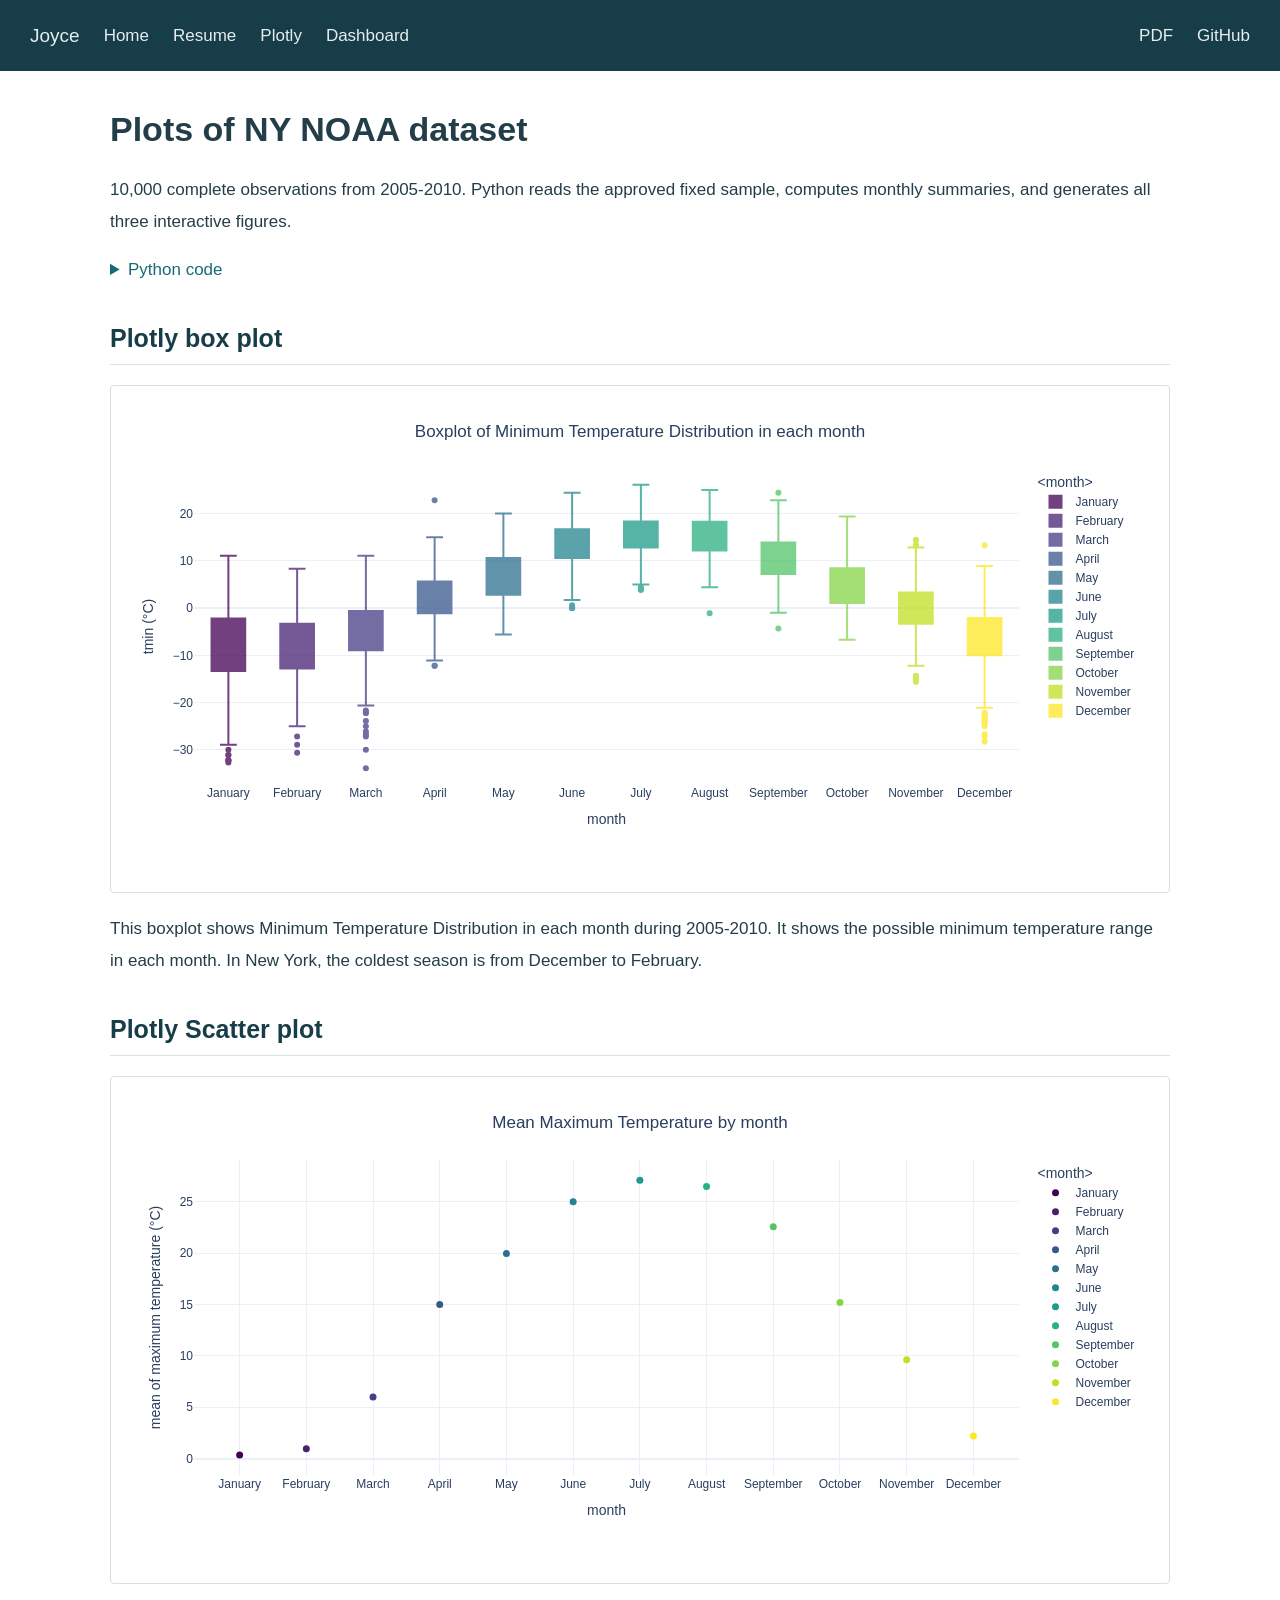
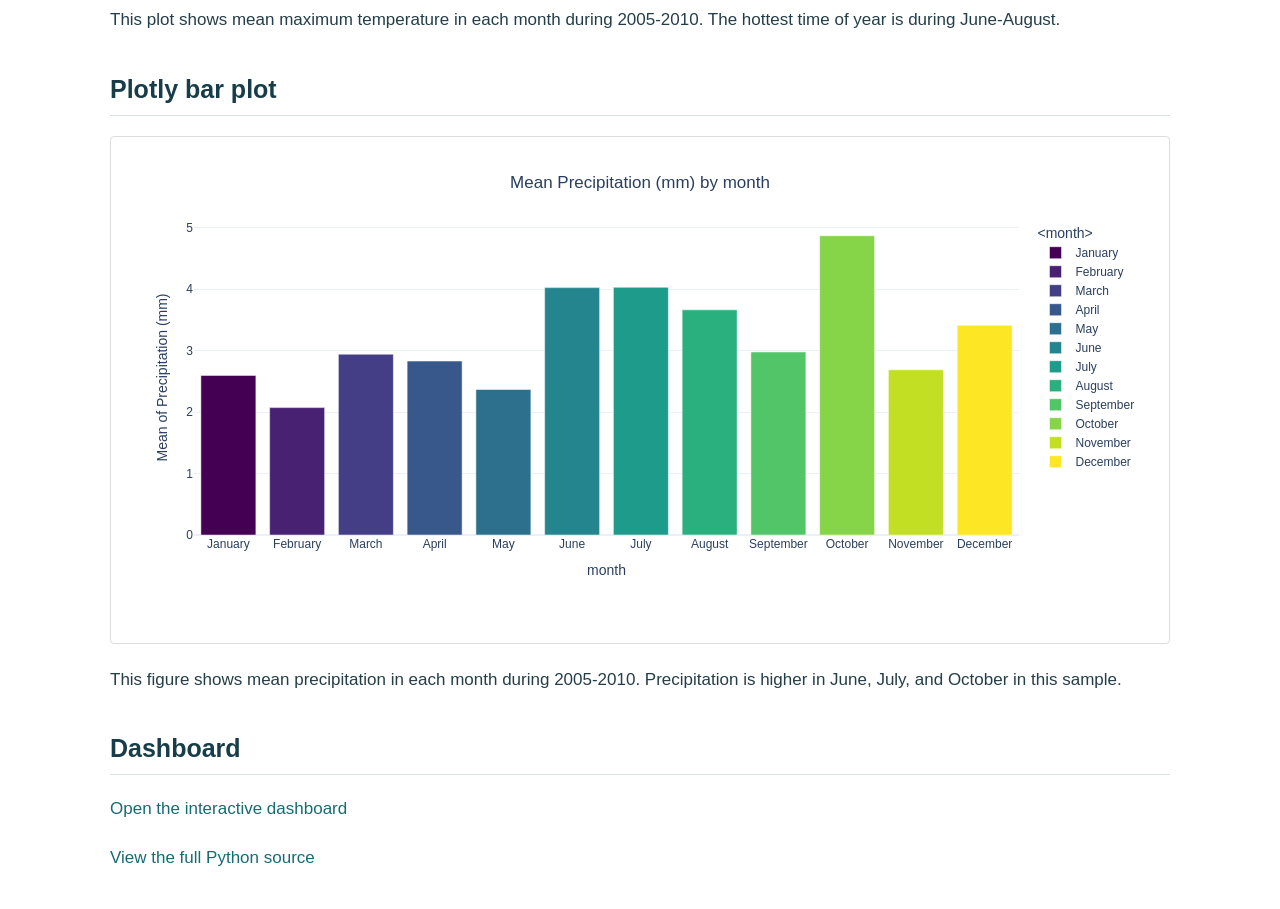
<file: docs/plotly.html>
<!doctype html><html lang="en"><head><meta charset="utf-8"><meta name="viewport" content="width=device-width, initial-scale=1"><meta name="generator" content="Python"><title>Plotly · Joyce</title><link rel="stylesheet" href="home.css"><script src="plotly.min.js"></script></head><body class="viz-page"><header class="topbar"><nav class="nav-inner" aria-label="Main navigation"><a class="brand" href="index.html">Joyce</a><a href="index.html">Home</a><a href="myresume.html">Resume</a><a href="plotly.html">Plotly</a><a href="dashboard.html">Dashboard</a><span class="nav-spacer"></span><a href="myresume.pdf">PDF</a><a href="https://github.com/joycexu2000-web/personal-homepage-python">GitHub</a></nav></header><main class="viz-main"><h1>Plots of NY NOAA dataset</h1><p>10,000 complete observations from 2005-2010. Python reads the approved fixed sample, computes monthly summaries, and generates all three interactive figures.</p><details><summary>Python code</summary><pre>import csv, statistics
import plotly.graph_objects as go
with open(&quot;weather.csv&quot;, newline=&quot;&quot;) as f:
    rows = list(csv.DictReader(f))
january = [float(r[&quot;tmin&quot;]) for r in rows if int(r[&quot;month&quot;]) == 1]
figure = go.Figure(go.Box(y=january, name=&quot;January&quot;))</pre></details><section><h2>Plotly box plot</h2><div class="viz-card"><div style="height:470px; width:100%;">                            <div id="plot-0" class="plotly-graph-div" style="height:100%; width:100%;"></div>            <script>                window.PLOTLYENV=window.PLOTLYENV || {};                                if (document.getElementById("plot-0")) {                    Plotly.newPlot(                        "plot-0",                        [{"fillcolor":"#440154","line":{"color":"#440154"},"marker":{"color":"#440154"},"name":"January","opacity":0.75,"quartilemethod":"linear","x":["January","January","January","January","January","January","January","January","January","January","January","January","January","January","January","January","January","January","January","January","January","January","January","January","January","January","January","January","January","January","January","January","January","January","January","January","January","January","January","January","January","January","January","January","January","January","January","January","January","January","January","January","January","January","January","January","January","January","January","January","January","January","January","January","January","January","January","January","January","January","January","January","January","January","January","January","January","January","January","January","January","January","January","January","January","January","January","January","January","January","January","January","January","January","January","January","January","January","January","January","January","January","January","January","January","January","January","January","January","January","January","January","January","January","January","January","January","January","January","January","January","January","January","January","January","January","January","January","January","January","January","January","January","January","January","January","January","January","January","January","January","January","January","January","January","January","January","January","January","January","January","January","January","January","January","January","January","January","January","January","January","January","January","January","January","January","January","January","January","January","January","January","January","January","January","January","January","January","January","January","January","January","January","January","January","January","January","January","January","January","January","January","January","January","January","January","January","January","January","January","January","January","January","January","January","January","January","January","January","January","January","January","January","January","January","January","January","January","January","January","January","January","January","January","January","January","January","January","January","January","January","January","January","January","January","January","January","January","January","January","January","January","January","January","January","January","January","January","January","January","January","January","January","January","January","January","January","January","January","January","January","January","January","January","January","January","January","January","January","January","January","January","January","January","January","January","January","January","January","January","January","January","January","January","January","January","January","January","January","January","January","January","January","January","January","January","January","January","January","January","January","January","January","January","January","January","January","January","January","January","January","January","January","January","January","January","January","January","January","January","January","January","January","January","January","January","January","January","January","January","January","January","January","January","January","January","January","January","January","January","January","January","January","January","January","January","January","January","January","January","January","January","January","January","January","January","January","January","January","January","January","January","January","January","January","January","January","January","January","January","January","January","January","January","January","January","January","January","January","January","January","January","January","January","January","January","January","January","January","January","January","January","January","January","January","January","January","January","January","January","January","January","January","January","January","January","January","January","January","January","January","January","January","January","January","January","January","January","January","January","January","January","January","January","January","January","January","January","January","January","January","January","January","January","January","January","January","January","January","January","January","January","January","January","January","January","January","January","January","January","January","January","January","January","January","January","January","January","January","January","January","January","January","January","January","January","January","January","January","January","January","January","January","January","January","January","January","January","January","January","January","January","January","January","January","January","January","January","January","January","January","January","January","January","January","January","January","January","January","January","January","January","January","January","January","January","January","January","January","January","January","January","January","January","January","January","January","January","January","January","January","January","January","January","January","January","January","January","January","January","January","January","January","January","January","January","January","January","January","January","January","January","January","January","January","January","January","January","January","January","January","January","January","January","January","January","January","January","January","January","January","January","January","January","January","January","January","January","January","January","January","January","January","January","January","January","January","January","January","January","January","January","January","January","January","January","January","January","January","January","January","January","January","January","January","January","January","January","January","January","January","January","January","January","January","January","January","January","January","January","January","January","January","January","January","January","January","January","January","January","January","January","January","January","January","January","January","January","January","January","January","January","January","January","January","January","January","January","January","January","January","January","January","January","January","January","January","January","January","January","January","January","January","January","January","January","January","January","January","January","January","January","January","January","January","January","January","January","January","January","January","January","January","January","January","January","January","January","January","January","January","January","January","January","January","January","January","January","January","January","January","January","January","January","January","January","January","January","January","January","January","January","January","January","January","January","January","January","January","January","January","January","January","January","January","January","January","January","January","January","January","January","January","January","January","January","January","January","January","January","January","January","January","January","January","January","January","January","January","January","January","January","January","January","January","January","January","January","January","January","January","January","January","January","January","January","January","January","January","January","January","January","January","January","January","January","January","January","January","January","January","January","January","January","January","January","January","January","January","January","January","January","January","January","January","January","January","January","January","January","January","January","January","January","January","January","January","January","January","January","January","January","January","January","January","January","January","January","January","January","January","January","January","January","January"],"y":[1.1,-16.1,-9.4,0.0,-13.3,-13.3,-9.4,-8.9,-7.2,-18.9,-2.8,-12.8,-24.4,-15.0,-8.9,-14.4,-1.7,-8.9,-16.7,-13.9,-2.8,-21.1,-3.8,-6.7,-2.2,-14.4,-18.3,2.2,-9.9,-18.2,-19.4,-17.8,-15.6,-13.9,-1.7,-10.0,-10.0,-13.3,-16.0,-4.9,-9.4,0.0,-1.6,-12.8,2.8,-0.6,-0.6,-2.2,-14.4,-6.7,-11.7,-12.2,-5.6,-14.9,-8.9,-16.7,-5.6,-27.8,-12.2,-32.2,-11.7,-15.6,-24.5,-13.3,-11.7,-17.8,-5.0,-5.6,-13.9,-10.6,-17.8,-1.6,-20.0,-6.7,7.2,-15.6,1.7,4.4,-9.4,-7.8,-1.6,-7.2,5.0,-13.3,1.7,-10.0,-6.7,-10.0,-5.0,1.1,-4.3,-10.0,-20.6,-28.9,-13.9,-6.1,-21.7,-19.4,-15.6,-2.8,0.0,-2.8,-7.7,-3.8,-13.8,-32.7,-12.8,-11.1,-12.8,-4.9,-10.6,-12.2,0.6,-12.8,-18.9,-10.5,0.0,1.1,-16.1,-10.6,-20.6,-10.6,-14.3,-9.4,-17.8,-3.3,0.0,-3.9,-8.9,-12.2,-14.4,-4.4,-18.9,-12.8,-11.1,-7.2,-8.9,-2.2,-11.1,0.6,-19.4,7.8,-7.2,2.2,-3.9,-9.3,-11.1,0.6,-9.4,-8.3,-12.1,0.6,-7.8,-13.2,-12.2,-17.2,-0.2,-3.3,-4.3,-12.2,-8.3,-12.8,-19.4,-2.2,1.7,-8.3,-17.2,-1.7,5.6,-0.6,-7.1,2.2,-7.8,-11.7,-8.9,-22.2,-26.1,4.4,-6.7,-7.1,-12.8,-3.3,-6.7,-2.8,-25.0,-14.4,-13.9,-6.6,1.7,-17.2,-21.6,-10.6,-7.2,-1.7,-23.3,-13.2,-7.2,7.2,-9.9,-8.9,-1.1,-28.3,-28.3,0.0,-18.3,-11.7,-2.2,-13.9,0.6,-9.4,-18.8,-10.6,-18.9,-13.9,-0.6,0.6,-11.6,-3.9,-1.7,-24.9,-30.0,-8.9,-9.4,-6.1,-7.2,-4.4,2.2,-3.3,3.9,-22.8,-13.3,-17.8,-0.6,-8.3,-7.2,-22.2,-5.0,-8.3,-12.2,-14.4,-5.0,-15.6,-5.6,-10.0,-7.2,-2.2,-15.6,-13.3,-11.7,-16.7,-2.2,-6.1,7.8,1.7,-8.3,3.9,-11.1,-12.2,-9.9,-11.7,-8.8,-3.3,-3.9,-0.6,-23.3,-3.2,-7.8,-3.9,-26.1,-8.8,-23.3,-12.8,-1.7,-5.0,-7.2,-20.0,-15.0,-25.0,3.9,2.8,-20.0,-13.9,-19.3,-2.8,-13.9,-11.7,1.7,-10.0,-6.1,-2.2,-12.2,-13.3,0.6,-6.7,-10.6,-5.5,-6.1,-13.3,-5.0,-6.7,-2.1,-10.0,-9.4,-22.8,-18.9,-23.9,-0.6,-9.4,-6.1,-2.2,-11.7,-6.7,-21.7,1.1,3.3,-7.1,-15.0,0.0,-8.3,-20.6,-13.9,1.7,-11.1,0.6,-11.1,-1.7,-12.8,-21.1,-15.0,-12.8,-15.6,-4.9,-27.8,-1.7,-11.6,-12.8,-11.1,-17.2,-13.9,-8.8,-27.8,-5.0,-2.2,1.1,-6.1,-11.1,-2.2,-17.8,-3.8,1.7,-15.2,-10.6,-7.8,-4.4,-8.9,-11.6,-7.2,-16.7,-13.9,-12.2,-8.3,-5.6,-10.0,8.9,-16.7,-10.6,2.2,-8.3,0.6,-9.4,-0.6,0.6,-12.8,-4.9,-8.9,-7.8,-23.9,-5.6,-2.8,-7.1,-10.6,-4.3,-1.1,-14.4,-10.0,-19.4,-5.6,-2.2,-7.2,-4.4,-2.8,-7.2,-24.4,-15.0,1.1,-22.2,-21.1,2.8,0.6,-16.1,2.2,-10.6,-17.8,-10.6,-15.0,-12.8,-0.6,-8.3,-1.1,-0.6,-9.3,-12.8,-28.9,-5.0,-11.0,-16.7,-10.0,-3.3,-13.3,7.8,-9.4,-13.3,-8.9,-10.6,-3.3,-4.4,-22.2,-13.9,-15.0,-8.9,-24.4,-21.1,-1.6,-5.0,0.0,-8.9,2.2,-1.6,-15.6,-21.7,-0.6,-7.8,-1.7,-15.5,-5.0,-12.1,-3.9,3.3,-3.9,-19.4,0.0,-18.8,-10.0,-3.9,-28.9,-3.3,-1.1,-16.1,-18.3,-7.2,-2.2,-15.6,-5.0,-6.7,-23.3,-17.2,0.6,5.0,-5.6,4.4,-6.1,-8.9,-1.1,-13.3,7.2,-1.7,-10.6,-1.7,-7.2,-3.9,-0.6,-2.8,-3.2,-14.4,-3.3,-11.7,-4.4,-25.6,-23.9,-7.8,-10.6,-8.3,-2.2,-3.9,-17.8,-7.8,-2.8,-21.7,-3.3,-1.1,4.4,-24.4,-12.8,-9.9,-2.2,-3.9,-12.2,-1.0,-16.7,-12.8,-0.6,-0.5,-5.0,-8.9,-11.7,-1.7,-1.0,-2.2,-7.8,-0.6,-8.9,-2.8,-21.7,-2.2,-15.6,-1.1,-20.6,-14.4,-3.9,-1.1,-12.8,-17.8,-0.6,-13.9,-7.2,-22.8,-12.2,-6.6,-8.3,-21.7,-8.3,4.4,-5.0,-32.2,-3.9,-1.7,-4.4,0.0,-23.3,-0.6,-4.4,3.3,-10.6,2.2,-4.4,-1.7,-3.7,-21.7,0.0,-13.3,-12.1,-0.6,-15.0,1.1,-15.0,-3.9,-4.4,-12.8,-5.0,-8.3,7.2,1.7,2.2,-6.1,0.6,-2.8,-31.1,-13.9,-1.1,-2.2,-0.6,-1.6,-10.0,-1.7,-9.4,-6.1,-14.3,-15.0,-7.2,-5.6,-1.7,-7.8,-2.8,-2.2,-4.4,-5.0,-8.3,0.6,-32.2,-7.2,-8.3,-14.4,-16.1,-18.9,-13.9,-16.7,-16.1,-9.4,-16.7,-27.2,-15.0,-1.1,-14.4,-10.6,-7.8,-8.3,-15.6,-13.3,2.8,2.8,-12.8,-6.7,-16.1,-2.2,-12.2,1.7,-7.8,-1.1,-11.7,-9.3,-10.6,-0.6,-7.2,5.6,1.7,-3.3,-3.3,-6.1,-27.2,-7.2,-8.2,-1.1,-8.3,-5.0,-0.6,-7.8,-10.0,-19.4,-3.9,-7.2,-3.3,-6.1,-5.0,-3.3,-16.7,-16.1,-8.3,-12.8,-3.9,0.0,-10.6,-19.9,-10.0,-18.9,-16.7,-21.7,-5.0,-7.7,-11.1,2.2,-1.1,9.4,-8.2,-7.2,-3.3,-16.7,3.3,-3.3,-12.1,0.0,-13.9,-14.4,-11.7,-1.1,-2.2,0.0,-13.3,-23.9,-2.2,-11.7,11.1,-12.2,-6.7,2.2,-7.8,-1.1,-2.8,0.0,-5.0,1.1,-1.7,-12.8,7.8,-12.1,-2.1,-3.9,-1.7,-11.7,-1.1,-9.4,0.0,-11.7,-18.9,-0.6,-22.2,-1.7,-18.3,-6.7,-10.0,-8.8,-18.9,-13.9,0.0,-5.6,-20.0,0.0,2.2,-12.2,-25.6,-4.4,-13.9,-12.2,-25.5,-9.4,-4.4,1.7,-10.0,-8.3,0.0,1.7,-4.4,0.6,-18.9,-10.0,-11.1,-3.8,6.1,-10.6,-17.8,-9.4,-1.0,2.2,-0.6,-17.8,-9.4,-31.1,-6.1,0.6,-10.6,-12.2,2.2,-5.6,-3.9,-5.6,-8.9,-22.2,-4.4,-8.3,2.8,9.4,1.7,-2.8,0.0,-15.6,-13.3,-20.6,-25.6,-13.9,-9.4,-9.4,-2.8,-7.8,-7.8,-13.3,-6.1,-10.0,1.7,-10.0,-3.3,2.8,-17.1,-3.2,-4.3,-9.3,1.1,-11.7,-10.5,3.9,-7.2,-25.0,-8.9,-1.0,-7.8,-27.2,-16.7,-1.7,-3.3,-4.3,-11.1,-6.7,-2.8,6.7,-7.8,-6.0,-17.2],"type":"box"},{"fillcolor":"#482173","line":{"color":"#482173"},"marker":{"color":"#482173"},"name":"February","opacity":0.75,"quartilemethod":"linear","x":["February","February","February","February","February","February","February","February","February","February","February","February","February","February","February","February","February","February","February","February","February","February","February","February","February","February","February","February","February","February","February","February","February","February","February","February","February","February","February","February","February","February","February","February","February","February","February","February","February","February","February","February","February","February","February","February","February","February","February","February","February","February","February","February","February","February","February","February","February","February","February","February","February","February","February","February","February","February","February","February","February","February","February","February","February","February","February","February","February","February","February","February","February","February","February","February","February","February","February","February","February","February","February","February","February","February","February","February","February","February","February","February","February","February","February","February","February","February","February","February","February","February","February","February","February","February","February","February","February","February","February","February","February","February","February","February","February","February","February","February","February","February","February","February","February","February","February","February","February","February","February","February","February","February","February","February","February","February","February","February","February","February","February","February","February","February","February","February","February","February","February","February","February","February","February","February","February","February","February","February","February","February","February","February","February","February","February","February","February","February","February","February","February","February","February","February","February","February","February","February","February","February","February","February","February","February","February","February","February","February","February","February","February","February","February","February","February","February","February","February","February","February","February","February","February","February","February","February","February","February","February","February","February","February","February","February","February","February","February","February","February","February","February","February","February","February","February","February","February","February","February","February","February","February","February","February","February","February","February","February","February","February","February","February","February","February","February","February","February","February","February","February","February","February","February","February","February","February","February","February","February","February","February","February","February","February","February","February","February","February","February","February","February","February","February","February","February","February","February","February","February","February","February","February","February","February","February","February","February","February","February","February","February","February","February","February","February","February","February","February","February","February","February","February","February","February","February","February","February","February","February","February","February","February","February","February","February","February","February","February","February","February","February","February","February","February","February","February","February","February","February","February","February","February","February","February","February","February","February","February","February","February","February","February","February","February","February","February","February","February","February","February","February","February","February","February","February","February","February","February","February","February","February","February","February","February","February","February","February","February","February","February","February","February","February","February","February","February","February","February","February","February","February","February","February","February","February","February","February","February","February","February","February","February","February","February","February","February","February","February","February","February","February","February","February","February","February","February","February","February","February","February","February","February","February","February","February","February","February","February","February","February","February","February","February","February","February","February","February","February","February","February","February","February","February","February","February","February","February","February","February","February","February","February","February","February","February","February","February","February","February","February","February","February","February","February","February","February","February","February","February","February","February","February","February","February","February","February","February","February","February","February","February","February","February","February","February","February","February","February","February","February","February","February","February","February","February","February","February","February","February","February","February","February","February","February","February","February","February","February","February","February","February","February","February","February","February","February","February","February","February","February","February","February","February","February","February","February","February","February","February","February","February","February","February","February","February","February","February","February","February","February","February","February","February","February","February","February","February","February","February","February","February","February","February","February","February","February","February","February","February","February","February","February","February","February","February","February","February","February","February","February","February","February","February","February","February","February","February","February","February","February","February","February","February","February","February","February","February","February","February","February","February","February","February","February","February","February","February","February","February","February","February","February","February","February","February","February","February","February","February","February","February","February","February","February","February","February","February","February","February","February","February","February","February","February","February","February","February","February","February","February","February","February","February","February","February","February","February","February","February","February","February","February","February","February","February","February","February","February","February","February","February","February","February","February","February","February","February","February","February","February","February","February","February","February","February","February","February","February","February","February","February","February","February","February","February","February","February","February","February","February","February","February","February","February","February","February","February","February","February","February","February","February","February","February","February","February","February","February","February","February","February","February","February","February","February","February","February","February","February","February","February","February","February","February","February","February","February","February","February","February","February","February","February","February","February","February","February","February","February","February","February","February","February","February","February","February","February","February","February","February","February","February","February","February","February","February","February","February","February","February","February","February","February","February","February","February"],"y":[-6.7,-1.7,-11.1,-15.0,-11.7,-9.4,-13.3,-7.8,-10.6,-8.3,-7.2,0.0,-6.7,6.7,-9.4,-11.7,-8.3,-22.2,-13.9,-27.2,-15.0,-8.9,-10.0,-13.9,-14.4,-18.9,-9.4,-2.2,-10.0,-12.8,-3.9,0.6,-9.9,-4.4,-6.1,-12.8,-11.7,-25.0,-21.1,-13.3,-8.3,-22.2,-6.1,-13.9,-11.7,-11.1,-25.0,-6.1,-1.1,-1.1,-23.3,-2.2,-1.7,-11.7,-3.3,0.0,2.8,-0.5,2.2,-3.2,-21.1,-8.9,-7.2,-9.4,-10.0,-1.7,-13.9,-5.6,-1.1,-10.0,-7.2,-16.7,-7.7,-6.1,-13.2,-15.0,-3.9,-15.0,-4.4,-1.1,-12.2,-10.6,-11.1,-15.0,-7.2,-5.5,-16.1,0.6,-13.9,-15.6,-10.5,-10.0,-12.2,-19.4,-9.4,-18.3,-15.0,-19.4,-11.7,-10.6,-1.7,0.0,-3.9,-9.4,-8.3,-4.4,-2.1,-2.2,-12.8,-0.6,-12.8,0.0,-15.0,-24.4,-16.1,-8.3,-12.2,-22.2,-6.7,3.9,-0.6,-0.6,-5.6,0.0,-7.7,-7.2,-12.8,-0.6,-4.4,0.6,-11.7,-8.2,-11.7,-11.1,-8.9,-5.0,-7.8,-5.0,-11.1,-7.8,-5.6,-4.4,-10.6,-5.6,-7.2,-10.0,-3.3,-11.6,-17.8,-11.6,-8.3,-7.8,-5.0,3.9,-13.9,-5.0,-7.8,-10.5,-8.9,-6.7,-6.1,1.7,-21.1,-12.8,-8.3,-8.3,-13.3,-6.1,-8.8,-9.9,-14.4,-18.3,-9.4,-8.3,-19.4,-5.5,-10.6,-15.0,-12.8,0.6,2.2,-5.0,-13.9,-5.0,-11.7,-19.4,-14.4,-1.6,-1.7,-13.3,-17.8,-8.9,-5.0,-13.2,-5.6,-20.0,-1.7,-3.9,-8.9,-3.3,-16.1,-1.7,-21.1,-8.3,-12.8,0.0,-10.0,-17.2,-8.3,-5.6,1.7,-15.0,-7.2,-2.7,-3.9,-16.7,-6.7,-10.5,-12.8,-10.0,-7.2,-2.8,-7.2,-9.4,-12.2,-2.8,-3.3,-7.2,-2.2,-6.1,-10.0,-3.9,-5.6,-15.0,-10.0,-4.9,-8.9,-5.6,-12.8,-4.4,-2.8,0.6,-2.8,-11.7,-21.1,-4.4,0.6,-1.7,-2.2,-7.2,-4.4,-5.0,-16.1,-13.3,-17.8,-16.7,-10.0,-15.0,-14.4,-3.3,-3.9,-11.0,-7.1,-19.3,-8.9,0.0,0.0,-16.7,-17.2,-9.4,-6.1,-3.3,-12.8,-6.7,-7.8,-15.0,-7.1,-12.8,-11.7,-10.6,-15.5,-0.5,-13.9,-12.8,-3.3,8.3,0.0,-17.2,-5.5,-2.7,-1.7,-3.3,-16.1,-13.3,-21.1,-11.1,-5.6,-15.6,-6.2,-8.3,-13.3,-2.7,-10.0,2.2,-2.7,-2.8,-19.4,-18.3,-7.2,-18.3,-20.0,-4.4,-12.2,-11.1,-11.7,-30.6,-22.2,-6.1,-7.7,-13.2,-20.6,-10.0,-12.2,-6.1,-15.0,-16.7,0.0,-13.3,5.0,-23.3,-11.1,-7.8,-14.4,-18.9,-3.2,-11.7,-2.8,-2.8,-18.9,-2.7,-10.6,6.7,-7.2,-5.6,-18.9,-5.6,-16.7,-10.6,0.0,-6.1,-3.9,3.3,-12.7,-19.4,-15.0,-15.0,-10.6,-21.7,-13.9,-10.6,-12.2,-6.1,-11.7,-16.7,-12.8,-2.2,-6.1,-7.8,-17.8,-20.6,0.6,0.6,-15.6,-2.2,-13.3,-15.0,-4.8,-12.8,-4.4,-8.3,-10.6,-2.8,-14.4,-4.4,-6.7,-19.4,2.2,-11.1,-2.2,-3.3,-22.8,-8.2,-11.7,-19.4,-21.1,-11.1,-6.6,-11.1,-15.6,-2.2,-0.6,-17.2,-9.4,-5.6,-7.8,-2.2,-3.3,-2.2,-1.1,-15.6,-12.1,-12.2,0.6,-0.5,-16.1,-8.9,-7.7,-1.0,-9.4,-13.9,-8.2,-2.2,-4.4,-16.1,-7.7,-2.8,-11.6,-10.0,-18.3,3.9,-5.6,-4.4,-4.4,-10.6,-21.7,5.6,-1.1,3.9,-7.8,-1.1,-4.4,-15.0,-11.1,-3.9,-12.8,-3.2,-15.0,-3.3,-6.1,0.0,-0.5,-3.3,-2.2,-7.1,-16.1,-10.6,-7.8,-3.3,-15.0,-2.2,-13.9,-16.1,-12.8,-5.0,6.1,0.0,-7.2,1.1,-2.8,-8.3,-12.2,-13.3,-18.3,-11.7,-1.7,-3.3,2.8,-2.2,-5.5,-3.3,-1.1,-17.2,-10.6,-14.4,-5.6,-7.7,-4.4,-17.2,-11.7,-13.3,-10.6,0.0,-7.8,-4.4,-11.1,-5.0,-6.1,-9.3,-10.0,-12.2,-10.6,-5.6,-10.0,-2.7,-15.6,-2.2,-6.7,-10.0,-8.9,-6.7,-2.2,2.2,-10.0,-11.1,-15.0,-16.7,-15.6,-7.1,-13.2,-9.3,-28.9,-8.8,-19.4,-8.2,-3.3,-11.7,-11.7,3.3,-13.9,-3.3,-15.6,-6.7,-10.0,-22.2,-16.7,-12.8,-9.4,-12.8,-13.3,-12.8,-2.2,-17.8,-6.6,-7.8,-2.8,-1.1,-18.3,-16.1,-9.4,1.7,-15.6,-6.7,-1.6,-12.8,-5.6,-1.1,-4.4,-16.1,-7.2,-5.0,-12.2,2.2,-8.9,-8.9,-8.3,-1.7,-9.4,-2.2,-7.8,-16.1,-10.0,-10.0,-9.4,-6.1,-1.1,-1.1,-18.9,-13.9,-14.4,-4.9,1.1,-16.7,-2.2,-3.3,-14.4,2.8,0.0,-8.3,0.0,-14.4,4.4,-15.0,-20.6,-12.2,-14.4,-12.8,-10.6,-7.2,-2.2,-1.6,0.6,-13.9,-5.0,-15.0,-7.2,-9.4,-4.4,-1.1,0.0,-7.8,-14.4,-12.2,-1.7,-5.0,-16.1,1.1,-13.3,1.1,-16.7,-21.1,-13.3,-2.2,-8.3,-3.3,-7.2,-1.7,-4.9,-14.4,-2.2,-5.0,-0.5,-6.1,-5.0,-12.8,1.1,2.2,-2.8,-10.0,3.3,-13.3,1.7,-6.1,-7.2,-8.3,-9.3,-10.0,-10.6,2.2,2.2,-14.4,-10.0,-13.3,-13.3,-12.2,-3.9,-7.2,-2.2,-13.9,-13.9,-6.1,-4.4,-11.0,-7.7,-23.9,-13.9,0.6,-7.8,-2.2,-7.2,-2.8,-1.1,-15.0,-2.7,-16.7,-10.5,0.0,-2.8,1.1,-6.1,-4.4,-11.6,-2.2,-8.9,-3.9,-3.9,-4.3,-9.4,-11.7,-2.2,-3.9,-12.8,-8.9,-6.1,-5.6,-5.5,-7.2,-16.1,-2.2,-9.4,-7.2,-8.9,-1.1,-8.3,-13.3,-8.9,-18.9,-13.3,-3.3,0.0,-4.4,-15.6,-20.6,-3.3,-1.7,-10.6,-2.2,-8.9,-15.0,-3.9,-5.0,-7.8,-10.0,-7.2,-13.3,-10.0,-5.0,-18.3,-16.1,-18.8,-4.4,-7.8,-8.3,-2.2,-3.2,-4.9,-11.7,-14.3,-2.2,-16.7,-10.0,-20.6,-11.7,-4.4,2.8,-6.0,-15.6,-2.8,0.0,1.1,-5.0,-2.8,-6.7,-3.3,-8.2,-0.6,-6.7,5.0,-11.1,-11.1,-5.0,-13.9,-10.6,-6.6,-5.0,-8.3,-8.9,-8.3,-7.2],"type":"box"},{"fillcolor":"#433e85","line":{"color":"#433e85"},"marker":{"color":"#433e85"},"name":"March","opacity":0.75,"quartilemethod":"linear","x":["March","March","March","March","March","March","March","March","March","March","March","March","March","March","March","March","March","March","March","March","March","March","March","March","March","March","March","March","March","March","March","March","March","March","March","March","March","March","March","March","March","March","March","March","March","March","March","March","March","March","March","March","March","March","March","March","March","March","March","March","March","March","March","March","March","March","March","March","March","March","March","March","March","March","March","March","March","March","March","March","March","March","March","March","March","March","March","March","March","March","March","March","March","March","March","March","March","March","March","March","March","March","March","March","March","March","March","March","March","March","March","March","March","March","March","March","March","March","March","March","March","March","March","March","March","March","March","March","March","March","March","March","March","March","March","March","March","March","March","March","March","March","March","March","March","March","March","March","March","March","March","March","March","March","March","March","March","March","March","March","March","March","March","March","March","March","March","March","March","March","March","March","March","March","March","March","March","March","March","March","March","March","March","March","March","March","March","March","March","March","March","March","March","March","March","March","March","March","March","March","March","March","March","March","March","March","March","March","March","March","March","March","March","March","March","March","March","March","March","March","March","March","March","March","March","March","March","March","March","March","March","March","March","March","March","March","March","March","March","March","March","March","March","March","March","March","March","March","March","March","March","March","March","March","March","March","March","March","March","March","March","March","March","March","March","March","March","March","March","March","March","March","March","March","March","March","March","March","March","March","March","March","March","March","March","March","March","March","March","March","March","March","March","March","March","March","March","March","March","March","March","March","March","March","March","March","March","March","March","March","March","March","March","March","March","March","March","March","March","March","March","March","March","March","March","March","March","March","March","March","March","March","March","March","March","March","March","March","March","March","March","March","March","March","March","March","March","March","March","March","March","March","March","March","March","March","March","March","March","March","March","March","March","March","March","March","March","March","March","March","March","March","March","March","March","March","March","March","March","March","March","March","March","March","March","March","March","March","March","March","March","March","March","March","March","March","March","March","March","March","March","March","March","March","March","March","March","March","March","March","March","March","March","March","March","March","March","March","March","March","March","March","March","March","March","March","March","March","March","March","March","March","March","March","March","March","March","March","March","March","March","March","March","March","March","March","March","March","March","March","March","March","March","March","March","March","March","March","March","March","March","March","March","March","March","March","March","March","March","March","March","March","March","March","March","March","March","March","March","March","March","March","March","March","March","March","March","March","March","March","March","March","March","March","March","March","March","March","March","March","March","March","March","March","March","March","March","March","March","March","March","March","March","March","March","March","March","March","March","March","March","March","March","March","March","March","March","March","March","March","March","March","March","March","March","March","March","March","March","March","March","March","March","March","March","March","March","March","March","March","March","March","March","March","March","March","March","March","March","March","March","March","March","March","March","March","March","March","March","March","March","March","March","March","March","March","March","March","March","March","March","March","March","March","March","March","March","March","March","March","March","March","March","March","March","March","March","March","March","March","March","March","March","March","March","March","March","March","March","March","March","March","March","March","March","March","March","March","March","March","March","March","March","March","March","March","March","March","March","March","March","March","March","March","March","March","March","March","March","March","March","March","March","March","March","March","March","March","March","March","March","March","March","March","March","March","March","March","March","March","March","March","March","March","March","March","March","March","March","March","March","March","March","March","March","March","March","March","March","March","March","March","March","March","March","March","March","March","March","March","March","March","March","March","March","March","March","March","March","March","March","March","March","March","March","March","March","March","March","March","March","March","March","March","March","March","March","March","March","March","March","March","March","March","March","March","March","March","March","March","March","March","March","March","March","March","March","March","March","March","March","March","March","March","March","March","March","March","March","March","March","March","March","March","March","March","March","March","March","March","March","March","March","March","March","March","March","March","March","March","March","March","March","March","March","March","March","March","March","March","March","March","March","March","March","March","March","March","March","March","March","March","March","March","March","March","March","March","March","March","March","March","March","March","March","March","March","March","March","March","March","March","March","March","March","March","March","March","March","March","March","March","March","March","March","March","March","March","March","March","March","March","March","March","March","March","March","March","March","March","March","March","March","March","March","March","March","March","March","March","March","March","March","March","March"],"y":[-8.9,-1.7,1.1,-1.7,-12.8,-12.2,1.1,-6.1,0.6,-17.2,-3.3,-8.9,-7.2,2.8,-6.1,-11.7,6.1,-5.0,0.0,-2.1,-5.0,-7.6,-1.1,1.7,-7.8,-4.4,-3.2,-4.3,-6.7,-3.9,-11.7,-6.7,3.9,-5.0,-6.7,-0.6,-1.7,-0.6,-15.0,-2.2,-5.0,-10.0,0.6,-14.4,-9.4,-10.0,-15.6,-8.9,-8.9,3.3,2.2,-8.3,-5.6,5.6,-3.9,-1.7,-13.9,7.2,2.2,-3.9,-6.7,1.7,1.7,-4.4,1.7,-4.3,-0.6,-6.8,-6.7,2.8,1.7,-5.0,-2.2,-3.9,2.2,-6.7,-8.3,-6.1,-16.7,-1.6,5.6,-9.4,1.1,-3.9,1.1,-10.0,-16.7,5.2,-12.2,-2.8,5.0,3.9,-5.0,-9.4,-10.6,1.1,-11.6,-2.8,-7.2,-1.1,6.1,-9.4,-4.4,-6.7,-10.6,3.9,0.6,1.1,-6.7,-2.8,-16.1,3.9,-1.7,-8.3,-16.7,3.9,-10.0,1.1,2.8,-14.4,-4.4,-6.1,-23.9,-2.7,0.0,-3.3,-16.1,-5.6,-15.0,-8.3,-9.4,-18.9,-3.2,-9.4,-12.2,-6.7,7.2,-10.0,-2.2,-1.1,-6.7,-2.2,-12.2,-8.9,-0.6,-11.1,0.6,-0.6,-14.4,-6.1,-3.3,-2.2,-3.9,0.6,-2.2,-12.2,-2.8,0.0,5.0,0.0,3.9,-17.2,0.0,-10.6,2.2,-0.5,-5.0,-2.7,-7.8,-7.2,-0.6,1.7,-11.1,-5.6,-3.3,-2.2,-4.4,0.6,-0.6,-5.6,-26.7,-7.7,-17.1,-1.1,-20.0,-4.4,-1.1,-17.8,3.3,1.1,-2.2,-1.6,-7.8,-2.8,-8.3,-6.7,-9.4,-1.7,-5.0,1.7,-11.6,-6.1,-3.9,-6.0,-15.6,-9.4,5.6,-13.3,1.1,3.9,-9.4,-5.0,-1.1,-11.7,-6.7,-10.0,-1.1,7.2,-3.9,-7.2,-7.8,-12.2,-2.2,-11.1,-9.3,7.8,-15.6,-3.8,-10.0,-7.8,-3.3,-13.9,-6.1,-6.1,-4.4,-13.9,-6.1,-2.8,-4.4,11.1,-0.6,-3.3,6.7,-12.2,-8.3,-11.7,-4.4,-3.9,-4.4,-3.9,-1.1,-5.0,-1.7,-13.9,-18.3,-1.7,-13.3,-2.8,2.2,-1.1,3.3,-0.6,-1.1,-20.0,-4.4,-8.3,-13.9,-0.6,-5.0,4.4,1.1,-8.9,-3.3,2.2,-6.7,-17.2,-5.6,-4.4,-13.9,-3.8,-9.3,-1.1,-8.9,4.4,-3.3,-7.8,2.8,-8.8,1.1,-10.0,-2.8,-3.3,3.3,-11.6,0.0,-16.7,2.2,-0.6,-8.2,-7.2,-18.9,-7.8,-4.4,-1.1,-7.8,-26.1,-2.8,-3.9,1.1,-17.8,-10.6,-6.7,-13.9,-7.8,-4.3,-5.6,-4.3,-11.7,-0.6,-2.2,-6.7,2.8,-7.8,-3.3,-5.6,-11.7,4.4,7.8,-11.1,-11.1,-18.1,4.4,0.6,-7.8,-2.8,-0.6,-3.3,1.1,-3.9,8.3,6.1,-15.0,-0.6,-8.3,-2.2,-10.6,-8.9,-2.8,-0.6,-6.1,-11.7,-2.8,-7.2,-1.1,-2.8,7.8,-11.1,-3.9,-0.6,2.8,-3.9,-15.0,-7.8,1.1,-15.0,-4.3,2.8,-9.4,-0.6,-7.8,-8.8,-8.9,-1.1,-2.2,-1.6,0.0,-12.2,-10.0,4.4,-6.7,-18.9,-8.3,-4.4,-8.3,-16.1,-14.4,-5.6,1.1,1.1,-7.2,10.0,-0.6,-16.1,-17.2,-6.7,-2.2,-1.1,-7.8,-2.2,-2.2,-1.7,-2.8,-1.1,10.0,-7.8,-2.2,1.7,8.9,-11.1,-12.2,-7.2,0.6,-3.3,-11.7,0.0,-6.1,-2.8,-10.6,5.6,-17.2,-6.1,-8.3,0.6,-7.8,-4.4,-4.4,-0.6,-3.3,-1.1,-10.6,-9.4,0.6,-11.7,-7.7,-2.2,-1.1,-1.7,-6.1,-2.2,0.0,-2.8,0.6,-6.7,-2.8,-9.4,1.1,-22.2,-1.1,-9.4,-12.2,-3.8,-5.6,-1.7,-2.2,3.3,-22.2,-13.3,-7.2,5.6,6.7,0.0,-7.2,-27.2,3.9,-10.6,2.2,-16.7,-3.9,-1.7,-15.6,1.1,0.0,-1.7,-17.2,-7.2,-1.0,2.8,-9.4,-12.2,-2.2,-10.6,-13.5,-10.0,-18.3,0.6,-3.3,3.3,-6.1,-6.7,-1.1,-3.9,-6.1,-12.8,-1.1,-1.7,0.6,-3.3,-14.4,-6.7,0.0,-3.9,-3.3,-5.6,-10.0,-18.9,-8.3,-8.3,-18.3,-15.0,-1.1,-3.2,-0.5,-4.9,0.6,-8.9,-13.3,5.6,-8.9,-33.9,-9.9,-3.8,0.6,-3.9,-8.3,-6.7,-3.3,6.1,-8.3,-8.9,-6.1,-9.4,-13.3,-2.8,-5.6,-11.7,-7.2,-4.4,-8.3,1.1,2.8,3.3,1.1,0.6,-4.4,3.3,-17.8,0.6,-3.9,-1.7,8.3,-5.6,-10.6,-2.2,-15.8,3.9,-3.9,-9.4,-0.6,-10.6,-11.1,0.6,-4.4,5.0,-7.8,-16.1,0.0,-8.9,-8.9,2.2,-7.8,-8.3,-1.7,-4.9,2.8,1.7,-1.7,-11.7,2.2,-7.7,-3.3,-12.2,-3.3,-10.6,-17.2,-11.7,-3.3,-1.1,-17.2,0.0,-7.8,-18.9,-2.2,4.4,0.0,-7.2,8.3,-1.7,2.2,1.1,-12.8,-6.1,-12.2,-18.9,2.2,3.9,-2.2,-1.1,-5.0,-8.3,7.2,-13.9,-2.8,-3.9,-4.4,-1.1,3.3,-3.8,-3.9,-0.6,-6.7,-3.9,-0.6,-16.1,0.6,-21.7,1.7,-6.7,-5.5,-8.3,-9.4,1.1,-3.9,-6.1,-10.6,-6.7,-10.6,1.1,3.9,0.0,-11.1,2.2,2.2,-5.0,-8.9,-1.1,-5.6,-5.6,-7.2,1.7,-5.6,5.0,-5.0,0.6,-16.1,-7.2,-3.3,2.2,2.8,1.7,-3.3,-5.6,-16.7,-5.0,-7.8,7.2,-3.3,-6.0,-20.6,5.6,-18.9,-9.4,1.7,1.1,-2.2,5.6,-11.1,-3.9,-8.3,-9.4,0.6,-5.6,-11.1,-1.1,-16.7,3.9,5.0,-10.6,-3.9,-1.1,-9.4,-2.2,-3.3,0.6,0.6,-1.1,-6.1,-13.3,-5.6,-3.9,1.1,5.0,0.0,-6.7,-6.7,-5.0,1.1,4.4,-9.4,-2.2,1.7,2.8,-13.3,-5.0,-10.4,7.2,-1.6,-1.0,-12.8,0.0,-5.0,-14.4,-12.2,1.7,-0.6,0.0,-5.0,2.2,0.6,-5.6,-3.8,-3.9,-3.3,-2.8,-7.2,-2.8,-9.4,-14.4,-17.8,-2.1,-5.6,-15.6,-2.8,2.2,-6.1,2.3,-0.6,-5.6,-10.0,-2.2,-5.6,-1.1,1.1,-0.6,-8.3,-3.3,1.1,-10.6,1.7,-3.3,-4.4,-7.2,2.2,-12.8,0.6,-2.2,-7.2,0.0,-17.2,1.7,-11.7,-3.7,-11.7,-10.1,-17.8,-8.9,-11.1,0.0,-8.8,0.0,-0.6,-6.1,-20.0,1.1,-2.2,-30.0,-14.4,-14.4,-8.3,-1.7,-1.1,-5.6,-2.8,-13.9,-18.9,-17.8,-2.8,-11.7,-8.9,-8.9,-13.8,-3.9,-10.0,-4.4,-3.9,-7.8,-2.2,-6.6,-13.3,-3.9,6.1,1.7,-12.2,-13.9,3.3,-9.4,0.0,-18.9,-17.8,-12.2,1.7,-3.9,-20.0,6.6,-0.6,-4.3,-4.4,-2.2,-13.9,0.0,-18.3,-1.1,5.0,-3.9,-3.9,-2.2,-10.6,-8.3,1.1,1.7,1.1,-2.8,-9.4,0.6,-3.2,-1.1,-4.3,8.9,-1.7,-7.1,-1.1,0.6,-5.6,-3.3,-7.8,-25.0],"type":"box"},{"fillcolor":"#38588c","line":{"color":"#38588c"},"marker":{"color":"#38588c"},"name":"April","opacity":0.75,"quartilemethod":"linear","x":["April","April","April","April","April","April","April","April","April","April","April","April","April","April","April","April","April","April","April","April","April","April","April","April","April","April","April","April","April","April","April","April","April","April","April","April","April","April","April","April","April","April","April","April","April","April","April","April","April","April","April","April","April","April","April","April","April","April","April","April","April","April","April","April","April","April","April","April","April","April","April","April","April","April","April","April","April","April","April","April","April","April","April","April","April","April","April","April","April","April","April","April","April","April","April","April","April","April","April","April","April","April","April","April","April","April","April","April","April","April","April","April","April","April","April","April","April","April","April","April","April","April","April","April","April","April","April","April","April","April","April","April","April","April","April","April","April","April","April","April","April","April","April","April","April","April","April","April","April","April","April","April","April","April","April","April","April","April","April","April","April","April","April","April","April","April","April","April","April","April","April","April","April","April","April","April","April","April","April","April","April","April","April","April","April","April","April","April","April","April","April","April","April","April","April","April","April","April","April","April","April","April","April","April","April","April","April","April","April","April","April","April","April","April","April","April","April","April","April","April","April","April","April","April","April","April","April","April","April","April","April","April","April","April","April","April","April","April","April","April","April","April","April","April","April","April","April","April","April","April","April","April","April","April","April","April","April","April","April","April","April","April","April","April","April","April","April","April","April","April","April","April","April","April","April","April","April","April","April","April","April","April","April","April","April","April","April","April","April","April","April","April","April","April","April","April","April","April","April","April","April","April","April","April","April","April","April","April","April","April","April","April","April","April","April","April","April","April","April","April","April","April","April","April","April","April","April","April","April","April","April","April","April","April","April","April","April","April","April","April","April","April","April","April","April","April","April","April","April","April","April","April","April","April","April","April","April","April","April","April","April","April","April","April","April","April","April","April","April","April","April","April","April","April","April","April","April","April","April","April","April","April","April","April","April","April","April","April","April","April","April","April","April","April","April","April","April","April","April","April","April","April","April","April","April","April","April","April","April","April","April","April","April","April","April","April","April","April","April","April","April","April","April","April","April","April","April","April","April","April","April","April","April","April","April","April","April","April","April","April","April","April","April","April","April","April","April","April","April","April","April","April","April","April","April","April","April","April","April","April","April","April","April","April","April","April","April","April","April","April","April","April","April","April","April","April","April","April","April","April","April","April","April","April","April","April","April","April","April","April","April","April","April","April","April","April","April","April","April","April","April","April","April","April","April","April","April","April","April","April","April","April","April","April","April","April","April","April","April","April","April","April","April","April","April","April","April","April","April","April","April","April","April","April","April","April","April","April","April","April","April","April","April","April","April","April","April","April","April","April","April","April","April","April","April","April","April","April","April","April","April","April","April","April","April","April","April","April","April","April","April","April","April","April","April","April","April","April","April","April","April","April","April","April","April","April","April","April","April","April","April","April","April","April","April","April","April","April","April","April","April","April","April","April","April","April","April","April","April","April","April","April","April","April","April","April","April","April","April","April","April","April","April","April","April","April","April","April","April","April","April","April","April","April","April","April","April","April","April","April","April","April","April","April","April","April","April","April","April","April","April","April","April","April","April","April","April","April","April","April","April","April","April","April","April","April","April","April","April","April","April","April","April","April","April","April","April","April","April","April","April","April","April","April","April","April","April","April","April","April","April","April","April","April","April","April","April","April","April","April","April","April","April","April","April","April","April","April","April","April","April","April","April","April","April","April","April","April","April","April","April","April","April","April","April","April","April","April","April","April","April","April","April","April","April","April","April","April","April","April","April","April","April","April","April","April","April","April","April","April","April","April","April","April","April","April","April","April","April","April","April","April","April","April","April","April","April","April","April","April","April","April","April","April","April","April","April","April","April","April","April","April","April","April","April","April","April","April","April","April","April","April","April","April","April","April","April","April","April","April","April","April","April","April","April","April","April","April","April","April","April","April","April","April","April","April","April","April","April","April","April","April","April","April","April","April","April","April","April","April","April","April","April","April","April","April","April","April","April","April","April","April"],"y":[6.1,4.4,3.3,0.0,8.9,8.9,6.7,2.2,-1.1,9.4,-5.0,-3.9,-0.6,1.7,-0.6,7.8,8.9,0.6,1.7,0.6,1.7,-6.7,-1.7,2.8,2.2,3.3,0.6,4.4,1.7,7.2,6.1,-5.0,-2.2,4.4,-6.7,5.0,6.7,8.9,-0.6,8.3,-0.5,11.7,0.0,1.1,1.7,9.4,7.8,7.8,10.6,8.9,4.4,-5.6,2.2,3.9,1.1,10.0,2.2,8.3,-1.7,2.2,-2.2,-2.2,0.0,10.0,22.8,5.6,7.2,4.4,3.3,0.0,10.0,1.1,2.8,3.9,6.7,5.6,2.8,1.7,5.6,7.2,5.6,-3.3,1.7,2.8,-1.7,5.6,-1.7,5.0,5.0,-2.2,-2.2,5.6,1.1,1.7,6.1,-12.2,6.7,7.8,-6.1,7.8,-1.1,6.7,12.8,1.7,14.4,6.1,1.7,7.8,-2.1,1.7,3.9,-1.1,1.1,12.2,3.9,0.0,3.9,3.9,3.3,0.0,-3.3,8.3,-2.8,5.6,-3.9,0.0,2.2,-2.8,3.9,3.3,-0.5,-1.7,7.8,1.1,-1.1,-1.1,0.6,-7.2,-5.0,1.7,2.2,1.1,-3.3,-2.2,3.9,6.7,-0.6,10.8,-3.3,8.3,-2.2,-2.2,-2.2,2.2,8.3,-0.6,-1.1,1.7,6.7,2.2,5.0,-7.2,5.0,-2.2,5.0,1.1,-1.1,8.3,-0.6,-0.6,6.7,-4.4,-1.1,7.2,-1.7,5.0,4.4,1.7,8.3,-1.7,1.1,-1.7,-2.8,1.7,7.8,7.2,0.0,5.6,-3.3,3.7,0.0,-2.8,-6.1,7.8,6.1,-2.8,-3.9,11.1,6.1,5.6,6.1,5.0,1.1,0.0,5.0,3.3,6.7,3.3,1.7,0.6,-2.2,3.3,2.2,-2.8,-1.7,5.6,-0.6,0.6,2.8,0.6,0.6,-0.6,0.6,-5.0,-3.3,-2.2,1.1,0.6,4.4,15.0,7.8,6.1,3.3,1.1,-9.4,-10.0,-2.8,1.7,-2.8,-2.2,4.4,-7.2,7.8,-1.7,1.1,-3.9,4.4,10.0,1.1,11.7,0.6,1.7,2.8,1.7,-0.6,-5.0,-1.1,0.0,-2.2,-1.1,2.2,1.1,-5.6,-1.7,8.3,8.9,1.1,-3.3,-2.2,3.9,3.3,0.0,1.1,1.7,0.6,2.8,5.6,1.7,-1.7,-0.6,7.8,10.6,1.7,-4.4,3.3,-3.9,8.3,-1.7,-6.7,0.0,5.0,1.1,-2.2,-1.1,3.9,6.7,-0.6,2.8,-1.1,0.0,-1.1,-0.6,5.6,2.8,1.7,-6.1,-6.1,7.8,10.6,4.4,1.7,1.1,2.8,3.3,0.0,0.0,5.6,-1.7,1.1,0.6,-1.1,2.8,-4.4,5.0,3.3,-1.7,-0.6,4.4,8.3,-3.3,6.7,7.8,1.1,3.3,-2.8,4.4,1.1,0.6,-1.7,5.0,-3.2,2.2,-1.1,5.6,7.8,-1.7,3.3,6.1,8.3,3.9,2.2,8.9,-6.7,-1.1,-2.8,1.1,-7.8,-2.2,4.4,-2.2,3.9,3.9,-1.1,-0.6,-2.8,0.6,0.6,8.3,6.1,-3.9,13.3,0.6,-0.6,4.4,7.8,-2.2,2.2,2.2,10.0,7.8,9.4,3.3,1.1,6.7,7.8,0.6,-2.2,-3.9,1.1,0.0,-1.7,8.9,2.8,2.8,5.0,-7.2,0.0,12.2,-4.4,13.9,6.7,0.0,7.8,1.1,7.8,-2.8,-2.8,5.6,-2.8,0.0,2.2,7.2,4.4,4.4,-1.5,5.0,5.0,0.0,-1.1,-7.2,3.3,5.0,-2.8,-2.8,-2.2,1.1,10.6,-2.2,8.3,-3.3,3.3,2.8,-1.6,-0.6,-11.1,6.1,6.7,1.1,0.6,1.1,-1.7,-7.2,0.0,6.7,5.6,3.3,0.0,0.6,6.7,-10.6,-2.8,5.6,8.9,-0.6,8.9,-1.7,4.4,-1.7,1.7,3.3,-4.3,1.1,2.8,3.9,6.7,-0.6,-3.9,1.1,1.7,-5.6,5.6,8.3,4.4,0.0,2.8,0.6,-3.9,1.1,10.0,0.6,2.8,0.0,1.7,2.8,-0.5,-2.8,0.0,2.2,5.6,0.6,2.8,7.2,2.8,2.2,3.3,1.7,6.7,11.7,-7.2,-2.8,1.7,-6.1,-1.7,5.6,-0.6,-1.7,1.1,-2.2,-7.2,10.0,0.0,0.0,3.3,-0.6,6.1,5.6,-2.8,2.2,-3.3,1.7,0.6,6.7,1.1,-2.1,5.6,-2.2,7.8,12.2,-2.2,-0.6,-8.2,-1.7,4.4,-1.1,1.3,1.1,2.2,-3.3,1.7,7.8,1.1,2.8,11.7,1.1,5.0,0.6,1.1,7.8,14.4,-7.2,-2.2,8.9,1.7,3.9,-3.3,-5.6,0.6,2.8,-1.1,7.8,6.1,1.1,2.2,-6.1,6.1,11.1,-2.2,5.0,-1.7,2.2,-1.1,-0.6,7.2,11.7,10.0,2.2,1.7,1.7,0.1,3.3,3.9,6.7,-3.3,-1.7,-2.8,-0.6,2.8,1.1,-3.3,11.1,2.8,0.0,0.6,4.4,3.3,1.1,13.3,2.2,-2.7,-3.3,4.4,5.6,6.7,10.0,-2.2,1.1,5.0,3.9,-5.6,-4.4,4.4,0.0,3.9,2.2,-3.9,-2.8,-1.1,0.0,-7.8,-1.1,-1.1,2.2,-1.7,3.3,8.3,5.6,-2.2,0.6,6.1,0.6,2.8,2.8,-1.7,-1.7,-1.1,0.0,1.1,-2.8,5.0,10.6,-2.8,7.2,-1.1,4.4,0.0,1.7,-1.7,8.9,7.2,1.7,-3.3,-3.9,7.2,5.6,8.3,0.8,-3.3,9.4,1.1,0.6,3.3,2.2,1.7,5.0,-3.3,3.3,2.2,1.1,11.1,-2.2,10.0,-12.2,-1.7,8.3,0.6,4.4,-1.7,8.3,-0.6,6.1,-6.1,0.6,-6.1,0.6,4.4,5.6,-2.8,1.1,6.7,0.0,1.1,-6.6,-1.1,7.8,-7.2,0.6,4.4,-5.5,-4.4,-2.2,7.8,-1.7,0.6,3.3,-1.1,5.0,2.8,4.4,2.8,2.8,11.7,2.8,7.8,-1.1,-4.4,8.3,3.3,1.7,-4.4,1.7,1.7,1.7,7.8,6.7,10.0,2.2,1.1,1.7,10.0,8.3,-2.2,8.3,6.7,1.1,5.6,2.2,5.6,-8.3,2.2,-1.1,5.6,0.6,4.4,6.1,3.9,10.6,7.2,6.1,9.4,5.0,0.6,0.6,2.2,3.9,8.9,-1.7,2.2,6.7,5.6,10.0,0.0,0.0,8.9,5.0,0.6,6.7,9.4,5.0,-5.6,5.6,5.0,2.2,3.3,7.2,2.8,-2.8,-3.2,5.6,2.2,7.8,-1.7,-7.8,7.8,4.4,-4.4,4.4,-0.6,2.2,-3.3,8.3,-2.2,3.9,2.8,8.3,-8.3,3.9,11.7,-2.2,-4.4,-0.5,-3.9,3.3,0.6,2.8,2.2,-6.1,13.3,-0.6,1.7,6.1,-2.2,-2.2,-4.4,6.1,-4.4,4.4,-3.3,-2.8,2.8,-1.0,-1.7,3.9,3.3,-4.3,-3.8,2.2,4.4,-1.7,8.9,-0.6,4.4,-3.3,7.8,2.2,11.7,-2.8,8.9,2.8,-1.7,-5.0,2.2,-7.2],"type":"box"},{"fillcolor":"#2d708e","line":{"color":"#2d708e"},"marker":{"color":"#2d708e"},"name":"May","opacity":0.75,"quartilemethod":"linear","x":["May","May","May","May","May","May","May","May","May","May","May","May","May","May","May","May","May","May","May","May","May","May","May","May","May","May","May","May","May","May","May","May","May","May","May","May","May","May","May","May","May","May","May","May","May","May","May","May","May","May","May","May","May","May","May","May","May","May","May","May","May","May","May","May","May","May","May","May","May","May","May","May","May","May","May","May","May","May","May","May","May","May","May","May","May","May","May","May","May","May","May","May","May","May","May","May","May","May","May","May","May","May","May","May","May","May","May","May","May","May","May","May","May","May","May","May","May","May","May","May","May","May","May","May","May","May","May","May","May","May","May","May","May","May","May","May","May","May","May","May","May","May","May","May","May","May","May","May","May","May","May","May","May","May","May","May","May","May","May","May","May","May","May","May","May","May","May","May","May","May","May","May","May","May","May","May","May","May","May","May","May","May","May","May","May","May","May","May","May","May","May","May","May","May","May","May","May","May","May","May","May","May","May","May","May","May","May","May","May","May","May","May","May","May","May","May","May","May","May","May","May","May","May","May","May","May","May","May","May","May","May","May","May","May","May","May","May","May","May","May","May","May","May","May","May","May","May","May","May","May","May","May","May","May","May","May","May","May","May","May","May","May","May","May","May","May","May","May","May","May","May","May","May","May","May","May","May","May","May","May","May","May","May","May","May","May","May","May","May","May","May","May","May","May","May","May","May","May","May","May","May","May","May","May","May","May","May","May","May","May","May","May","May","May","May","May","May","May","May","May","May","May","May","May","May","May","May","May","May","May","May","May","May","May","May","May","May","May","May","May","May","May","May","May","May","May","May","May","May","May","May","May","May","May","May","May","May","May","May","May","May","May","May","May","May","May","May","May","May","May","May","May","May","May","May","May","May","May","May","May","May","May","May","May","May","May","May","May","May","May","May","May","May","May","May","May","May","May","May","May","May","May","May","May","May","May","May","May","May","May","May","May","May","May","May","May","May","May","May","May","May","May","May","May","May","May","May","May","May","May","May","May","May","May","May","May","May","May","May","May","May","May","May","May","May","May","May","May","May","May","May","May","May","May","May","May","May","May","May","May","May","May","May","May","May","May","May","May","May","May","May","May","May","May","May","May","May","May","May","May","May","May","May","May","May","May","May","May","May","May","May","May","May","May","May","May","May","May","May","May","May","May","May","May","May","May","May","May","May","May","May","May","May","May","May","May","May","May","May","May","May","May","May","May","May","May","May","May","May","May","May","May","May","May","May","May","May","May","May","May","May","May","May","May","May","May","May","May","May","May","May","May","May","May","May","May","May","May","May","May","May","May","May","May","May","May","May","May","May","May","May","May","May","May","May","May","May","May","May","May","May","May","May","May","May","May","May","May","May","May","May","May","May","May","May","May","May","May","May","May","May","May","May","May","May","May","May","May","May","May","May","May","May","May","May","May","May","May","May","May","May","May","May","May","May","May","May","May","May","May","May","May","May","May","May","May","May","May","May","May","May","May","May","May","May","May","May","May","May","May","May","May","May","May","May","May","May","May","May","May","May","May","May","May","May","May","May","May","May","May","May","May","May","May","May","May","May","May","May","May","May","May","May","May","May","May","May","May","May","May","May","May","May","May","May","May","May","May","May","May","May","May","May","May","May","May","May","May","May","May","May","May","May","May","May","May","May","May","May","May","May","May","May","May","May","May","May","May","May","May","May","May","May","May","May","May","May","May","May","May","May","May","May","May","May","May","May","May","May","May","May","May","May","May","May","May","May","May","May","May","May","May","May","May","May","May","May","May","May","May","May","May","May","May","May","May","May","May","May","May","May","May","May","May","May","May","May","May","May","May","May","May","May","May","May","May","May","May","May","May","May","May","May","May","May","May","May","May","May","May","May","May","May","May","May","May","May","May","May","May","May","May","May","May","May","May","May","May","May","May","May","May","May","May","May","May","May","May","May","May","May","May","May","May","May","May","May","May","May","May","May","May","May","May","May","May","May","May","May","May","May","May","May","May","May","May"],"y":[10.0,8.3,1.1,3.9,8.9,2.2,1.7,16.1,3.3,5.6,11.7,9.4,5.6,9.4,12.2,12.2,3.3,8.9,6.1,3.3,8.3,0.6,2.2,14.4,8.3,10.6,2.8,13.9,-2.2,8.3,8.9,12.8,10.0,7.8,5.6,3.9,9.4,5.0,11.7,3.9,13.9,10.6,6.1,11.7,10.0,2.8,13.3,12.2,11.1,6.7,5.6,0.0,2.2,-1.7,4.4,10.6,16.7,7.8,0.0,7.2,3.3,7.8,6.7,12.8,6.7,10.6,10.0,8.9,5.6,15.6,9.4,2.2,11.7,7.8,6.1,-1.1,13.3,12.8,8.9,15.6,0.6,12.8,1.7,-1.1,8.9,7.2,0.6,7.8,0.0,11.1,8.3,11.7,15.6,10.0,7.8,-3.9,10.6,12.2,10.0,8.3,5.6,11.7,5.0,6.7,2.8,1.7,13.9,10.6,-1.1,1.7,7.2,1.1,7.8,8.3,-1.1,0.0,10.0,-1.7,12.8,12.2,8.9,11.7,5.6,13.9,0.0,7.2,11.1,6.7,13.3,5.0,11.1,18.9,0.0,1.7,11.7,7.2,3.3,6.7,16.1,7.2,2.8,1.7,-2.2,-1.1,1.1,1.1,0.0,7.8,10.6,9.4,5.6,0.6,0.0,10.6,6.1,8.3,1.7,1.7,13.9,9.4,6.1,-1.7,7.2,5.6,8.3,11.1,8.3,6.1,8.3,6.7,2.8,-1.7,9.4,9.4,13.3,6.1,2.8,-0.6,11.1,9.4,2.2,11.1,0.0,18.9,5.6,8.9,6.1,5.0,5.6,11.7,11.1,12.2,8.9,8.9,-2.2,-0.6,16.7,1.1,4.4,1.7,3.9,6.7,2.2,6.7,3.3,-1.1,12.2,5.6,13.3,3.3,8.3,-1.1,4.4,8.3,11.7,8.9,1.7,8.3,8.9,2.2,10.6,8.9,2.2,15.0,14.4,4.4,3.3,12.2,4.4,3.3,4.4,3.3,10.0,11.7,8.3,2.2,2.8,0.0,8.9,3.3,10.6,6.1,8.3,6.7,12.2,-1.7,8.9,13.3,1.7,15.0,5.0,11.1,15.6,0.6,12.2,-3.3,3.9,1.7,12.8,6.1,2.8,8.3,9.4,3.9,1.7,-2.8,5.6,8.3,8.9,-2.2,1.7,-1.7,11.7,10.0,0.6,3.9,12.2,10.0,1.7,10.0,12.2,2.8,7.8,1.7,12.8,10.6,7.2,0.6,3.9,0.6,-1.1,16.1,0.6,7.8,6.1,10.6,-1.1,9.4,2.2,-3.3,11.7,11.1,5.0,2.8,9.4,6.1,7.2,6.1,10.6,6.7,12.2,8.3,6.1,-3.9,12.8,12.2,10.0,7.2,-3.9,6.7,-2.8,11.7,3.9,7.8,5.0,12.2,3.9,15.0,7.2,14.4,12.2,12.8,14.4,9.4,-0.6,1.1,2.8,4.4,0.6,7.8,2.2,12.8,6.7,13.3,1.1,4.4,3.9,5.6,7.2,8.9,3.9,-5.6,-0.6,16.7,9.4,7.8,8.9,5.0,-1.1,12.8,2.8,10.0,6.1,8.3,7.8,8.9,3.3,4.4,8.9,8.3,10.6,12.8,1.7,11.7,10.6,7.8,11.1,11.4,10.0,15.0,15.0,2.8,8.3,5.0,16.7,18.3,11.1,6.7,3.3,6.1,9.4,0.6,2.2,9.4,5.6,5.6,1.1,9.4,10.0,10.6,3.9,11.1,3.9,-0.6,6.7,3.3,17.2,12.2,6.1,3.9,7.8,12.8,6.1,1.7,5.0,2.8,11.1,5.6,4.4,0.0,11.7,5.6,7.8,6.1,1.1,5.0,14.4,1.7,0.6,13.3,-2.2,9.4,10.0,7.8,15.0,3.9,14.4,12.8,11.7,3.3,6.7,17.2,2.8,-0.6,9.4,10.6,10.6,0.6,1.7,2.8,12.8,6.7,10.0,15.6,12.2,12.2,0.6,13.3,0.6,15.0,3.3,5.6,10.0,11.1,7.8,-1.1,12.2,7.8,12.8,-5.0,-1.7,3.9,12.8,13.3,7.2,9.4,4.4,11.7,16.1,-0.6,14.4,10.0,1.1,10.0,12.8,2.2,0.0,8.9,15.6,17.2,12.2,2.8,6.1,3.3,5.0,16.7,6.7,12.8,6.7,17.8,8.3,3.9,2.8,5.6,14.4,5.0,6.7,5.0,0.6,9.4,-1.7,12.2,5.6,9.4,1.1,5.0,7.8,15.6,8.3,10.3,16.1,9.4,-2.8,0.6,15.0,10.0,2.8,6.9,2.8,9.4,6.1,5.0,13.9,5.6,-2.8,8.3,16.1,-1.1,5.0,8.9,3.3,-0.6,6.1,2.2,5.0,-2.8,3.9,-1.1,10.6,5.0,7.8,1.1,6.7,15.6,1.7,10.0,-1.7,5.0,8.3,8.3,-1.7,5.0,13.3,3.9,6.1,-1.0,3.9,16.1,2.8,2.2,6.1,5.6,9.4,11.7,5.0,-0.6,8.9,7.8,12.2,1.7,16.1,15.6,-1.1,9.4,10.0,7.8,0.6,4.4,8.9,6.7,12.2,8.9,2.2,5.6,7.2,3.3,3.9,14.4,8.3,2.8,7.8,12.2,-1.7,6.1,3.3,10.6,8.3,6.6,13.3,10.6,6.1,7.2,-2.8,-3.3,1.7,2.2,8.3,-1.1,2.8,14.4,0.6,-2.8,5.0,1.7,6.1,-1.7,2.2,5.6,8.3,13.3,10.6,6.7,8.3,6.7,3.9,11.7,16.7,3.9,2.8,7.8,8.9,13.3,4.4,10.0,-2.7,7.8,7.8,10.0,6.7,11.7,7.2,0.6,3.3,7.8,18.3,12.2,8.9,2.8,5.6,8.3,-1.7,2.2,10.6,-1.7,7.8,7.8,0.0,18.3,-1.7,4.4,3.9,7.2,2.8,2.8,-2.2,11.1,4.4,2.8,1.7,3.3,4.4,0.0,-2.8,8.3,12.2,9.4,3.3,-3.3,11.1,1.7,13.3,8.9,13.3,9.4,1.1,8.3,10.6,10.6,11.1,5.0,-1.7,6.7,10.6,5.6,2.8,9.4,2.2,8.9,2.2,8.9,4.4,6.1,7.8,8.3,2.2,14.4,2.8,-2.2,2.8,2.2,7.8,1.1,10.6,11.7,8.3,4.4,4.4,1.1,10.0,7.2,11.1,12.8,7.2,-0.6,7.8,11.7,10.0,11.1,2.2,3.3,0.0,13.9,10.6,-2.8,1.1,8.9,11.1,6.7,4.4,5.6,2.2,7.8,11.1,14.4,8.3,-1.7,3.9,5.6,0.0,0.0,10.0,4.4,12.2,12.2,2.2,2.2,1.1,11.7,3.3,7.8,12.2,-5.0,6.1,2.2,5.0,3.3,-2.2,-1.7,5.6,12.2,8.3,10.0,7.2,5.6,13.3,6.1,0.6,3.9,6.1,13.3,-4.4,2.8,6.7,1.1,6.8,8.9,7.2,12.2,13.9,9.4,8.9,3.3,8.9,13.9,10.6,-2.2,1.1,1.1,13.9,5.6,2.8,5.0,7.8,17.2,11.1,5.6,5.6,5.0,10.6,17.2,10.6,5.6,17.2,-0.6,10.6,12.8,8.3,2.8,7.8,0.6,5.6,20.0,4.4,9.4,3.3,6.7,1.1,6.1,7.8,6.7,8.3,2.8,17.8,10.6,1.1,9.4,5.6,7.2,-5.6,12.2,15.6,1.1,9.4,14.4,7.2,3.9,10.0,7.2,6.7,10.0,3.9,12.2,12.8,6.7,11.7,5.6],"type":"box"},{"fillcolor":"#25858e","line":{"color":"#25858e"},"marker":{"color":"#25858e"},"name":"June","opacity":0.75,"quartilemethod":"linear","x":["June","June","June","June","June","June","June","June","June","June","June","June","June","June","June","June","June","June","June","June","June","June","June","June","June","June","June","June","June","June","June","June","June","June","June","June","June","June","June","June","June","June","June","June","June","June","June","June","June","June","June","June","June","June","June","June","June","June","June","June","June","June","June","June","June","June","June","June","June","June","June","June","June","June","June","June","June","June","June","June","June","June","June","June","June","June","June","June","June","June","June","June","June","June","June","June","June","June","June","June","June","June","June","June","June","June","June","June","June","June","June","June","June","June","June","June","June","June","June","June","June","June","June","June","June","June","June","June","June","June","June","June","June","June","June","June","June","June","June","June","June","June","June","June","June","June","June","June","June","June","June","June","June","June","June","June","June","June","June","June","June","June","June","June","June","June","June","June","June","June","June","June","June","June","June","June","June","June","June","June","June","June","June","June","June","June","June","June","June","June","June","June","June","June","June","June","June","June","June","June","June","June","June","June","June","June","June","June","June","June","June","June","June","June","June","June","June","June","June","June","June","June","June","June","June","June","June","June","June","June","June","June","June","June","June","June","June","June","June","June","June","June","June","June","June","June","June","June","June","June","June","June","June","June","June","June","June","June","June","June","June","June","June","June","June","June","June","June","June","June","June","June","June","June","June","June","June","June","June","June","June","June","June","June","June","June","June","June","June","June","June","June","June","June","June","June","June","June","June","June","June","June","June","June","June","June","June","June","June","June","June","June","June","June","June","June","June","June","June","June","June","June","June","June","June","June","June","June","June","June","June","June","June","June","June","June","June","June","June","June","June","June","June","June","June","June","June","June","June","June","June","June","June","June","June","June","June","June","June","June","June","June","June","June","June","June","June","June","June","June","June","June","June","June","June","June","June","June","June","June","June","June","June","June","June","June","June","June","June","June","June","June","June","June","June","June","June","June","June","June","June","June","June","June","June","June","June","June","June","June","June","June","June","June","June","June","June","June","June","June","June","June","June","June","June","June","June","June","June","June","June","June","June","June","June","June","June","June","June","June","June","June","June","June","June","June","June","June","June","June","June","June","June","June","June","June","June","June","June","June","June","June","June","June","June","June","June","June","June","June","June","June","June","June","June","June","June","June","June","June","June","June","June","June","June","June","June","June","June","June","June","June","June","June","June","June","June","June","June","June","June","June","June","June","June","June","June","June","June","June","June","June","June","June","June","June","June","June","June","June","June","June","June","June","June","June","June","June","June","June","June","June","June","June","June","June","June","June","June","June","June","June","June","June","June","June","June","June","June","June","June","June","June","June","June","June","June","June","June","June","June","June","June","June","June","June","June","June","June","June","June","June","June","June","June","June","June","June","June","June","June","June","June","June","June","June","June","June","June","June","June","June","June","June","June","June","June","June","June","June","June","June","June","June","June","June","June","June","June","June","June","June","June","June","June","June","June","June","June","June","June","June","June","June","June","June","June","June","June","June","June","June","June","June","June","June","June","June","June","June","June","June","June","June","June","June","June","June","June","June","June","June","June","June","June","June","June","June","June","June","June","June","June","June","June","June","June","June","June","June","June","June","June","June","June","June","June","June","June","June","June","June","June","June","June","June","June","June","June","June","June","June","June","June","June","June","June","June","June","June","June","June","June","June","June","June","June","June","June","June","June","June","June","June","June","June","June","June","June","June","June","June","June","June","June","June","June","June","June","June","June","June","June","June","June","June","June","June","June","June","June","June","June","June","June","June","June","June","June","June","June","June","June","June","June","June","June","June","June","June","June","June","June","June","June","June","June","June","June","June","June","June","June","June","June","June","June","June","June","June","June","June","June","June","June","June","June","June","June","June","June","June","June","June","June","June","June","June","June","June","June","June","June","June","June","June","June","June","June","June","June","June","June","June","June","June","June","June","June","June","June","June","June","June","June","June","June","June","June","June","June","June"],"y":[16.7,18.9,15.6,19.4,8.9,13.9,18.9,16.1,11.1,14.4,6.1,16.7,17.2,18.3,13.3,9.4,5.6,15.9,13.3,8.9,12.2,15.0,17.8,19.4,17.2,19.4,13.9,22.2,13.9,11.7,7.8,10.6,6.1,8.9,0.6,3.3,19.4,7.2,18.9,8.3,16.1,7.2,24.4,18.9,10.0,15.6,14.4,18.3,10.6,9.4,4.4,12.2,13.3,10.6,12.2,19.4,10.6,9.4,17.8,18.3,11.7,13.9,20.6,12.5,15.0,15.0,22.2,13.9,2.2,18.3,10.0,8.9,19.4,17.2,8.9,17.2,16.7,10.6,16.7,17.8,12.8,13.9,7.8,16.7,12.8,10.0,22.2,13.3,11.7,22.8,20.6,13.3,7.8,12.2,17.1,15.0,14.4,20.0,13.3,15.0,11.7,18.9,18.3,18.9,12.8,4.4,19.4,12.8,10.6,11.7,17.8,9.4,13.3,15.0,13.9,13.3,10.0,11.1,20.6,14.4,7.2,10.6,16.1,15.0,8.9,19.4,20.6,23.3,15.0,12.8,16.1,11.1,13.9,11.7,17.8,18.9,14.4,11.7,17.8,11.7,16.1,11.7,16.7,17.2,16.1,20.6,9.4,7.8,16.7,12.8,17.2,19.4,7.8,14.4,16.1,9.4,21.7,11.1,13.9,11.1,13.9,15.6,16.1,22.2,12.8,12.8,13.3,12.2,8.9,10.0,12.2,20.6,13.3,17.8,7.2,12.8,13.3,15.0,13.9,5.6,11.1,11.7,21.1,13.3,15.0,15.0,18.3,7.8,15.0,16.7,18.9,13.3,16.7,11.7,13.3,9.4,8.3,13.9,16.1,21.1,13.9,15.0,9.4,8.3,23.3,12.8,14.4,12.2,15.6,16.7,11.7,5.0,18.9,11.7,20.6,18.9,11.7,13.3,10.0,13.3,13.3,7.8,17.2,6.7,15.6,12.8,17.2,20.0,16.1,12.8,12.8,4.4,19.4,14.4,17.2,17.8,11.1,14.4,12.8,17.8,11.7,15.0,7.8,7.2,11.7,15.6,2.8,18.9,15.6,12.8,15.0,8.3,14.4,14.4,12.2,11.1,11.1,12.2,17.2,1.7,16.7,13.7,14.4,17.8,10.6,11.1,19.4,14.4,19.4,16.7,12.8,15.0,18.9,13.3,16.1,9.4,18.3,14.4,11.7,18.3,13.9,14.4,12.2,15.6,16.1,15.6,14.4,13.3,15.0,16.1,8.3,18.3,18.3,11.7,17.2,15.6,7.2,15.0,16.1,12.8,3.9,16.7,15.0,10.0,8.3,14.4,16.1,6.7,12.8,12.8,10.6,17.2,12.8,10.6,15.6,7.8,13.3,15.0,9.4,8.3,16.7,20.6,11.1,11.7,16.7,15.6,13.9,12.8,11.1,2.8,17.8,15.6,15.0,23.3,18.3,3.9,13.9,9.4,17.2,13.3,21.1,18.9,18.3,11.1,18.3,14.4,12.8,10.6,10.0,18.9,14.4,20.0,7.8,12.8,21.1,16.7,19.4,11.7,20.0,6.7,18.9,5.0,18.3,15.0,17.8,13.3,11.7,9.4,12.8,18.9,14.4,15.6,6.1,11.1,9.4,16.7,12.8,14.4,12.8,6.1,17.8,17.2,13.9,8.9,9.4,12.2,8.3,14.4,16.7,19.4,17.8,18.3,19.4,10.0,0.0,11.1,8.9,12.8,12.8,17.8,11.7,17.8,8.3,13.3,12.8,16.1,10.6,15.0,12.8,5.6,8.3,13.3,22.8,13.9,12.8,8.3,18.3,10.0,9.4,16.7,15.0,11.1,7.8,16.1,15.6,16.1,13.9,16.7,11.7,15.0,5.0,7.8,10.0,6.7,4.4,20.0,7.2,18.9,10.6,3.3,6.7,16.1,16.1,13.3,24.4,12.2,15.0,15.6,14.4,14.4,15.0,13.3,17.2,13.3,20.6,16.7,14.4,14.4,12.8,15.6,7.8,10.6,12.2,17.2,15.6,12.8,17.2,10.0,13.9,17.2,8.9,18.3,12.2,8.9,10.0,11.7,12.8,12.8,19.4,17.2,15.6,20.6,12.8,15.6,16.1,7.8,2.2,13.9,8.3,18.3,14.4,7.2,10.0,10.0,8.3,13.9,5.0,11.7,10.0,15.6,20.6,18.3,7.2,14.4,16.7,7.8,17.8,11.1,3.9,16.7,13.9,10.0,12.2,17.8,18.3,14.4,8.3,19.4,17.2,8.9,14.4,16.7,18.9,10.0,21.7,16.1,8.9,18.3,13.9,15.0,17.8,8.3,8.9,16.1,14.4,13.3,14.4,18.9,14.4,13.9,18.9,8.3,16.7,7.8,13.9,17.2,18.9,8.3,18.3,13.3,15.0,8.3,16.7,12.8,7.8,11.7,15.6,14.4,13.9,15.0,10.6,8.9,14.4,13.3,13.9,15.6,14.4,11.7,12.2,13.9,17.8,8.3,8.9,19.4,18.3,12.8,13.9,10.6,18.3,15.6,12.8,8.1,15.5,11.1,12.8,13.3,16.1,5.0,10.0,7.8,17.2,8.3,11.1,14.4,16.1,7.8,8.9,12.8,17.8,13.9,20.6,8.3,12.2,0.0,1.7,17.8,13.9,8.9,9.4,15.0,11.1,18.9,13.3,17.2,14.4,15.6,18.3,15.0,13.9,17.8,3.3,12.7,20.6,18.3,12.8,13.9,5.6,18.9,8.3,7.8,10.0,20.0,16.7,10.0,10.0,16.7,12.2,7.2,13.9,15.6,12.2,11.1,11.1,15.0,16.1,13.9,11.7,13.3,15.6,11.8,18.9,11.1,12.8,2.2,11.1,13.3,18.9,13.3,20.6,13.3,19.4,8.9,10.6,16.1,16.1,18.3,13.3,11.1,12.2,16.1,15.6,20.5,9.4,15.6,18.9,3.3,17.2,16.1,20.6,3.9,13.9,16.7,11.1,7.2,6.7,18.3,8.9,9.4,8.3,7.2,15.0,6.7,12.8,6.1,15.0,16.1,17.2,17.2,13.3,13.3,12.2,11.7,15.0,19.4,22.8,15.0,12.8,11.1,9.4,14.4,12.8,13.3,11.7,9.4,15.6,0.0,6.7,10.0,17.8,13.9,11.1,14.4,21.1,16.7,2.8,16.7,18.9,20.6,8.3,21.1,8.3,8.9,11.4,13.3,12.8,8.3,6.1,12.8,6.7,12.2,10.6,8.3,16.1,12.2,13.9,10.0,17.2,17.8,10.6,6.1,10.6,7.2,10.0,17.2,10.0,16.7,16.7,17.8,14.4,16.1,17.2,13.9,8.3,16.1,3.9,16.3,9.4,12.2,7.8,4.4,13.9,19.4,15.6,12.2,13.9,20.6,15.6,16.7,18.3,17.2,10.0,8.9,10.0,9.4,15.6,22.8,19.4,6.1,1.7,16.1,15.0,16.1,15.6,11.7,15.0,15.0,9.4,12.8,5.0,12.8,13.3,14.4,17.2,13.3,10.6,16.7,13.9,17.8,14.4,15.0,17.8,17.8,14.4,12.2,17.2,11.1,11.1,16.1,13.3,20.0,9.4,14.4,17.2,9.4,11.7,21.7,15.0,13.3,6.1,17.8,22.8,11.1],"type":"box"},{"fillcolor":"#1e9b8a","line":{"color":"#1e9b8a"},"marker":{"color":"#1e9b8a"},"name":"July","opacity":0.75,"quartilemethod":"linear","x":["July","July","July","July","July","July","July","July","July","July","July","July","July","July","July","July","July","July","July","July","July","July","July","July","July","July","July","July","July","July","July","July","July","July","July","July","July","July","July","July","July","July","July","July","July","July","July","July","July","July","July","July","July","July","July","July","July","July","July","July","July","July","July","July","July","July","July","July","July","July","July","July","July","July","July","July","July","July","July","July","July","July","July","July","July","July","July","July","July","July","July","July","July","July","July","July","July","July","July","July","July","July","July","July","July","July","July","July","July","July","July","July","July","July","July","July","July","July","July","July","July","July","July","July","July","July","July","July","July","July","July","July","July","July","July","July","July","July","July","July","July","July","July","July","July","July","July","July","July","July","July","July","July","July","July","July","July","July","July","July","July","July","July","July","July","July","July","July","July","July","July","July","July","July","July","July","July","July","July","July","July","July","July","July","July","July","July","July","July","July","July","July","July","July","July","July","July","July","July","July","July","July","July","July","July","July","July","July","July","July","July","July","July","July","July","July","July","July","July","July","July","July","July","July","July","July","July","July","July","July","July","July","July","July","July","July","July","July","July","July","July","July","July","July","July","July","July","July","July","July","July","July","July","July","July","July","July","July","July","July","July","July","July","July","July","July","July","July","July","July","July","July","July","July","July","July","July","July","July","July","July","July","July","July","July","July","July","July","July","July","July","July","July","July","July","July","July","July","July","July","July","July","July","July","July","July","July","July","July","July","July","July","July","July","July","July","July","July","July","July","July","July","July","July","July","July","July","July","July","July","July","July","July","July","July","July","July","July","July","July","July","July","July","July","July","July","July","July","July","July","July","July","July","July","July","July","July","July","July","July","July","July","July","July","July","July","July","July","July","July","July","July","July","July","July","July","July","July","July","July","July","July","July","July","July","July","July","July","July","July","July","July","July","July","July","July","July","July","July","July","July","July","July","July","July","July","July","July","July","July","July","July","July","July","July","July","July","July","July","July","July","July","July","July","July","July","July","July","July","July","July","July","July","July","July","July","July","July","July","July","July","July","July","July","July","July","July","July","July","July","July","July","July","July","July","July","July","July","July","July","July","July","July","July","July","July","July","July","July","July","July","July","July","July","July","July","July","July","July","July","July","July","July","July","July","July","July","July","July","July","July","July","July","July","July","July","July","July","July","July","July","July","July","July","July","July","July","July","July","July","July","July","July","July","July","July","July","July","July","July","July","July","July","July","July","July","July","July","July","July","July","July","July","July","July","July","July","July","July","July","July","July","July","July","July","July","July","July","July","July","July","July","July","July","July","July","July","July","July","July","July","July","July","July","July","July","July","July","July","July","July","July","July","July","July","July","July","July","July","July","July","July","July","July","July","July","July","July","July","July","July","July","July","July","July","July","July","July","July","July","July","July","July","July","July","July","July","July","July","July","July","July","July","July","July","July","July","July","July","July","July","July","July","July","July","July","July","July","July","July","July","July","July","July","July","July","July","July","July","July","July","July","July","July","July","July","July","July","July","July","July","July","July","July","July","July","July","July","July","July","July","July","July","July","July","July","July","July","July","July","July","July","July","July","July","July","July","July","July","July","July","July","July","July","July","July","July","July","July","July","July","July","July","July","July","July","July","July","July","July","July","July","July","July","July","July","July","July","July","July","July","July","July","July","July","July","July","July","July","July","July","July","July","July","July","July","July","July","July","July","July","July","July","July","July","July","July","July","July","July","July","July","July","July","July","July","July","July","July","July","July","July","July","July","July","July","July","July","July","July","July","July","July","July","July","July","July","July","July","July","July","July","July","July","July","July","July","July","July","July","July","July","July","July","July","July","July","July","July","July","July","July","July","July","July","July","July","July","July","July","July","July","July","July","July","July","July","July","July","July","July","July","July","July","July","July","July","July","July","July","July","July","July","July","July","July","July","July","July","July","July","July","July","July"],"y":[22.2,17.2,15.0,21.7,13.3,19.4,17.8,15.6,12.8,10.6,12.8,17.8,5.6,14.4,21.1,14.4,22.2,10.6,13.3,15.0,16.7,14.4,12.2,20.6,7.8,18.9,18.3,10.0,10.0,20.0,13.9,16.1,17.2,16.7,21.1,17.2,20.0,18.3,20.0,13.3,18.3,17.8,7.2,8.9,13.3,16.1,8.9,22.8,11.1,15.0,20.6,9.4,11.7,15.6,17.8,11.7,13.3,23.3,10.0,15.6,11.7,16.1,7.2,10.6,16.1,14.4,18.9,21.1,17.2,12.2,11.7,20.6,13.9,6.7,10.6,15.0,15.0,7.8,18.3,15.0,15.0,17.2,13.9,13.9,13.9,13.9,13.3,24.4,10.6,12.2,18.3,13.9,9.4,18.9,18.3,19.4,12.2,13.9,21.7,17.8,21.1,8.3,15.6,13.3,13.3,15.0,12.2,20.0,12.2,16.1,16.1,20.6,21.7,22.2,5.0,16.2,12.8,8.9,11.1,15.0,16.7,11.9,19.4,17.2,14.4,20.6,18.9,22.2,13.9,18.9,15.0,18.9,13.3,16.7,16.1,19.9,12.2,17.8,16.7,8.9,19.4,21.7,7.8,10.6,15.0,18.3,23.3,13.9,13.9,13.9,16.1,8.9,13.9,15.6,20.0,15.0,15.6,7.8,22.8,22.8,23.3,13.9,18.3,16.7,13.9,17.8,17.8,16.1,13.9,16.7,7.2,13.3,17.2,15.0,16.7,13.3,10.0,11.1,16.1,12.8,13.3,12.8,13.9,14.3,16.7,18.9,12.8,11.1,11.1,23.9,17.2,25.0,17.8,16.7,17.2,19.4,15.6,17.8,12.2,18.9,15.6,19.4,16.1,20.6,13.3,15.6,16.1,8.9,18.9,6.7,15.6,17.8,11.1,26.1,16.1,13.3,17.2,17.2,20.0,15.6,8.9,20.0,8.3,13.9,12.8,22.2,13.9,15.6,12.8,20.6,16.7,22.2,18.9,8.9,18.9,21.1,14.4,10.6,15.0,15.0,18.9,13.9,17.8,12.2,14.4,12.8,14.4,17.8,15.6,12.8,18.3,20.0,13.9,8.9,14.4,16.7,13.9,17.2,18.3,21.7,7.8,18.3,22.2,13.9,16.1,17.8,15.0,10.0,14.4,13.3,13.9,12.8,11.7,21.7,20.6,13.3,17.8,16.7,23.3,18.9,20.6,14.4,17.2,18.3,16.7,17.2,17.2,17.2,15.0,17.2,15.6,17.2,15.6,23.3,18.3,18.3,17.2,17.2,13.3,20.6,5.0,14.4,12.2,11.7,15.0,22.2,16.7,15.0,18.9,16.7,13.3,18.9,18.9,14.4,18.3,13.3,18.3,20.6,16.7,7.8,13.9,13.9,19.4,20.6,12.2,14.4,17.8,23.3,15.0,17.2,16.7,12.2,13.3,12.8,17.8,17.2,15.0,9.4,18.9,19.4,12.8,17.2,3.9,14.4,17.8,10.0,14.2,14.4,15.6,17.2,18.3,13.3,11.1,16.7,20.6,12.8,20.6,21.1,22.2,12.8,8.3,20.6,18.3,20.6,18.3,20.6,8.3,12.8,14.4,15.6,12.8,18.3,23.3,18.3,14.4,16.7,8.3,17.8,13.9,11.1,10.6,15.0,15.6,13.3,14.4,15.6,16.7,17.8,8.3,10.0,15.0,14.4,21.1,11.1,18.9,21.1,18.3,17.8,15.0,12.2,7.8,12.2,16.8,15.6,20.0,15.6,18.9,15.0,17.2,7.8,13.9,14.4,10.0,13.3,18.9,18.3,14.4,17.8,19.4,8.9,13.9,11.1,12.8,17.8,6.1,23.9,19.4,8.9,20.0,10.6,11.1,15.0,17.2,23.3,14.4,9.4,6.7,21.1,12.8,21.1,10.6,13.3,22.8,15.6,13.3,21.7,17.2,16.7,16.7,17.2,11.1,20.0,16.1,24.4,15.6,18.3,16.1,12.2,16.1,25.0,13.3,14.4,23.9,16.1,13.3,6.7,11.7,18.9,11.7,17.8,21.0,17.2,10.0,14.5,12.2,16.7,18.3,6.1,3.9,10.6,15.6,12.8,23.3,18.3,12.2,20.0,17.2,15.6,16.1,14.4,11.1,14.4,16.1,18.3,16.7,6.7,17.8,12.2,20.6,18.3,20.0,15.0,15.0,13.3,8.9,17.2,13.3,18.3,10.6,17.8,13.3,8.9,15.6,18.9,12.8,16.7,14.4,17.2,21.1,18.3,19.4,17.8,17.2,16.7,18.3,12.8,14.4,15.0,12.2,11.7,10.6,14.4,15.0,11.9,10.6,15.0,12.2,14.4,12.8,13.3,12.8,14.4,17.2,24.4,16.7,11.7,7.8,14.4,16.1,6.7,6.7,17.3,20.0,20.6,13.9,20.0,12.8,8.9,23.3,20.0,15.0,17.8,20.0,15.6,16.7,13.3,9.4,18.9,6.7,11.1,11.7,14.4,19.4,11.7,11.7,15.0,18.3,14.4,17.8,18.3,16.6,15.0,8.3,11.7,16.7,13.9,10.0,8.9,17.8,8.9,16.3,25.6,17.2,7.8,15.0,15.6,11.1,18.9,17.8,24.4,25.0,16.1,16.7,8.3,12.8,10.0,13.9,19.4,11.1,21.7,17.2,17.8,10.6,16.1,16.7,17.2,15.0,16.7,20.6,15.0,15.0,11.1,21.7,17.8,16.7,13.9,17.8,15.0,21.7,14.4,17.2,17.8,20.6,15.6,19.4,20.6,7.2,13.9,18.3,12.2,18.9,21.7,14.4,14.4,20.0,11.1,20.0,13.3,17.2,19.4,21.1,13.9,14.4,18.3,17.2,17.2,13.3,7.2,20.6,21.1,12.8,21.7,12.8,22.2,19.4,18.3,14.4,18.3,17.8,16.1,12.2,15.0,13.9,15.6,21.7,15.0,21.1,20.6,16.7,22.2,19.4,15.6,22.8,11.7,23.9,15.6,7.8,6.1,12.8,8.9,22.8,18.3,15.6,7.8,7.8,17.8,17.8,20.6,16.7,8.9,18.3,18.9,11.7,21.7,18.9,14.4,21.7,10.0,22.2,16.7,18.3,17.2,9.4,17.8,21.1,19.4,15.0,17.8,15.0,13.3,13.3,17.2,16.7,15.0,17.8,18.9,13.9,15.0,16.7,14.4,15.6,10.6,17.2,14.4,11.1,16.1,22.8,15.0,12.2,13.9,18.3,13.9,20.0,11.1,16.1,19.4,22.2,12.2,13.9,15.6,14.4,10.0,17.2,11.7,8.9,14.4,8.3,18.3,12.2,20.6,11.7,21.1,16.1,16.7,10.6,21.1,12.2,20.0,15.0,16.7,21.1,17.2,12.2,20.0,18.9,11.1,15.6,20.6,22.2,16.7,13.3,11.6,14.4,9.4,15.6,13.9,14.4,20.6,18.9,20.0,21.7,22.8,12.8,11.7,16.7,21.1,12.8,14.4,12.8,5.6,15.0,16.7,16.1,15.6,12.2,14.4,22.8,13.3,15.0,11.7,20.0,21.1,20.0,14.4,12.2,10.0,17.2,12.2,19.4,13.9,13.3,16.7,15.0,17.2,18.9,16.7,8.3,4.4,15.0,21.7,17.8,13.3,11.1,18.9],"type":"box"},{"fillcolor":"#2ab07f","line":{"color":"#2ab07f"},"marker":{"color":"#2ab07f"},"name":"August","opacity":0.75,"quartilemethod":"linear","x":["August","August","August","August","August","August","August","August","August","August","August","August","August","August","August","August","August","August","August","August","August","August","August","August","August","August","August","August","August","August","August","August","August","August","August","August","August","August","August","August","August","August","August","August","August","August","August","August","August","August","August","August","August","August","August","August","August","August","August","August","August","August","August","August","August","August","August","August","August","August","August","August","August","August","August","August","August","August","August","August","August","August","August","August","August","August","August","August","August","August","August","August","August","August","August","August","August","August","August","August","August","August","August","August","August","August","August","August","August","August","August","August","August","August","August","August","August","August","August","August","August","August","August","August","August","August","August","August","August","August","August","August","August","August","August","August","August","August","August","August","August","August","August","August","August","August","August","August","August","August","August","August","August","August","August","August","August","August","August","August","August","August","August","August","August","August","August","August","August","August","August","August","August","August","August","August","August","August","August","August","August","August","August","August","August","August","August","August","August","August","August","August","August","August","August","August","August","August","August","August","August","August","August","August","August","August","August","August","August","August","August","August","August","August","August","August","August","August","August","August","August","August","August","August","August","August","August","August","August","August","August","August","August","August","August","August","August","August","August","August","August","August","August","August","August","August","August","August","August","August","August","August","August","August","August","August","August","August","August","August","August","August","August","August","August","August","August","August","August","August","August","August","August","August","August","August","August","August","August","August","August","August","August","August","August","August","August","August","August","August","August","August","August","August","August","August","August","August","August","August","August","August","August","August","August","August","August","August","August","August","August","August","August","August","August","August","August","August","August","August","August","August","August","August","August","August","August","August","August","August","August","August","August","August","August","August","August","August","August","August","August","August","August","August","August","August","August","August","August","August","August","August","August","August","August","August","August","August","August","August","August","August","August","August","August","August","August","August","August","August","August","August","August","August","August","August","August","August","August","August","August","August","August","August","August","August","August","August","August","August","August","August","August","August","August","August","August","August","August","August","August","August","August","August","August","August","August","August","August","August","August","August","August","August","August","August","August","August","August","August","August","August","August","August","August","August","August","August","August","August","August","August","August","August","August","August","August","August","August","August","August","August","August","August","August","August","August","August","August","August","August","August","August","August","August","August","August","August","August","August","August","August","August","August","August","August","August","August","August","August","August","August","August","August","August","August","August","August","August","August","August","August","August","August","August","August","August","August","August","August","August","August","August","August","August","August","August","August","August","August","August","August","August","August","August","August","August","August","August","August","August","August","August","August","August","August","August","August","August","August","August","August","August","August","August","August","August","August","August","August","August","August","August","August","August","August","August","August","August","August","August","August","August","August","August","August","August","August","August","August","August","August","August","August","August","August","August","August","August","August","August","August","August","August","August","August","August","August","August","August","August","August","August","August","August","August","August","August","August","August","August","August","August","August","August","August","August","August","August","August","August","August","August","August","August","August","August","August","August","August","August","August","August","August","August","August","August","August","August","August","August","August","August","August","August","August","August","August","August","August","August","August","August","August","August","August","August","August","August","August","August","August","August","August","August","August","August","August","August","August","August","August","August","August","August","August","August","August","August","August","August","August","August","August","August","August","August","August","August","August","August","August","August","August","August","August","August","August","August","August","August","August","August","August","August","August","August","August","August","August","August","August","August","August","August","August","August","August","August","August","August","August","August","August","August","August","August","August","August","August","August","August","August","August","August","August","August","August","August","August","August","August","August","August","August","August","August","August","August","August","August","August","August","August","August","August","August","August","August","August","August","August","August","August","August","August","August","August","August","August","August","August","August","August","August","August","August","August","August","August","August","August","August","August","August","August","August","August","August","August","August","August","August","August","August","August","August","August","August","August","August","August","August","August","August","August","August","August","August","August","August","August","August","August","August","August","August","August","August","August","August","August","August","August","August","August","August","August","August","August","August","August","August","August","August","August","August","August","August","August","August","August","August","August","August","August","August","August","August","August","August","August","August","August","August","August","August","August","August","August","August","August","August","August","August","August","August","August","August","August","August","August","August","August","August","August","August","August","August","August","August","August","August","August","August","August","August","August","August","August","August","August","August"],"y":[16.7,14.4,20.0,13.3,20.0,17.2,6.7,14.4,20.6,13.3,11.1,13.3,21.7,14.4,18.3,17.8,13.9,10.6,13.3,20.0,16.7,17.8,11.1,20.0,5.6,10.0,19.4,16.1,16.7,18.3,7.2,19.4,15.0,16.1,11.1,18.3,15.6,18.9,12.8,21.1,18.3,16.7,18.9,12.8,13.9,10.6,12.8,9.4,19.4,13.3,10.6,16.1,11.7,19.4,19.4,12.8,13.3,11.1,15.0,8.9,15.0,13.3,15.6,17.8,20.0,16.7,21.7,20.0,17.8,6.1,18.3,10.6,14.4,19.4,12.8,11.7,17.2,22.8,12.8,12.8,18.9,15.6,16.1,13.9,10.6,12.2,14.4,12.2,15.0,16.7,12.8,17.8,17.2,11.7,15.6,20.6,11.1,16.7,14.4,13.3,13.3,7.2,11.1,17.8,19.4,12.2,18.9,14.4,8.9,7.8,6.1,15.1,11.7,7.2,17.8,15.0,9.4,18.3,13.3,15.0,14.4,15.6,16.1,16.7,18.3,16.1,9.4,17.8,21.1,15.6,15.0,12.8,17.2,14.4,12.2,16.1,15.0,7.2,10.0,16.1,17.2,15.0,16.1,5.0,19.4,22.2,20.6,7.8,11.7,21.1,16.7,16.1,15.6,22.2,11.1,11.1,13.3,20.6,18.3,11.7,12.2,17.8,16.1,12.2,16.1,13.9,17.4,23.3,18.3,15.0,22.2,12.2,20.0,14.4,25.0,19.4,11.7,19.4,21.1,15.0,12.2,17.8,18.9,17.2,11.7,16.1,17.2,14.4,16.7,17.2,10.0,13.9,16.1,10.6,17.8,15.0,11.1,20.6,12.8,16.7,5.0,11.7,20.6,13.3,20.6,9.4,16.1,14.4,7.2,15.0,8.9,20.0,15.0,24.4,14.4,16.1,12.2,15.0,15.6,22.2,18.9,15.6,12.2,16.7,14.4,16.7,7.2,15.0,6.7,12.8,24.4,9.4,7.8,13.9,23.3,18.9,7.8,16.7,20.6,7.8,11.1,15.0,18.9,20.0,7.8,12.2,8.9,21.1,15.6,16.7,17.2,6.7,11.1,7.2,14.4,7.2,15.6,13.3,15.6,17.8,11.1,15.6,13.9,13.3,9.4,16.7,6.1,12.2,10.6,7.8,13.9,13.3,15.0,17.2,15.0,19.4,16.1,14.4,16.1,13.9,14.4,11.7,19.4,22.2,8.9,14.4,11.1,13.9,10.6,21.1,12.8,17.8,17.2,17.8,17.2,22.2,16.3,15.0,14.4,17.2,15.6,12.2,20.6,13.9,12.2,11.7,17.8,17.8,12.2,10.6,17.2,17.8,20.0,19.4,14.4,12.2,11.7,15.0,16.7,20.0,18.9,13.3,11.7,15.0,14.4,8.3,18.3,11.1,10.0,22.8,13.3,13.3,13.9,9.4,17.2,15.6,10.6,11.7,13.9,17.8,17.8,8.3,16.1,11.1,19.4,11.1,11.7,17.2,16.1,16.7,21.1,15.0,10.6,16.7,19.4,17.8,17.1,17.2,11.7,22.8,22.2,18.3,17.2,13.3,17.8,16.1,6.1,18.3,23.3,18.3,13.3,17.8,10.6,11.7,15.6,14.4,17.8,11.7,12.2,16.7,20.6,13.3,12.2,17.8,9.4,14.4,12.8,12.2,19.4,19.4,7.8,11.7,21.1,8.9,8.9,11.7,10.0,7.8,21.7,19.4,18.3,9.4,16.1,17.8,15.0,17.8,16.1,17.2,15.6,16.7,7.2,10.6,8.3,17.2,19.4,16.7,8.3,18.3,11.1,23.3,12.2,14.4,8.9,18.3,12.8,18.9,15.6,13.3,17.8,18.9,9.4,16.1,20.6,21.1,10.6,19.4,13.9,16.7,12.2,16.1,13.9,21.1,16.7,21.7,16.7,11.7,16.1,7.2,18.3,12.8,17.2,21.7,19.4,18.3,12.8,18.9,14.4,16.7,21.1,16.1,17.8,18.3,18.3,18.3,15.6,16.1,13.3,13.9,13.9,15.0,12.2,16.7,23.3,12.8,17.8,18.9,15.0,20.0,22.2,10.0,17.2,9.7,12.8,14.4,17.2,15.0,17.8,15.6,21.7,8.3,19.4,7.2,15.6,15.6,8.9,13.3,23.3,17.8,18.9,5.0,19.4,13.9,8.9,18.9,13.3,18.9,18.3,11.7,23.9,17.2,8.3,21.1,16.7,11.1,13.9,13.3,20.0,16.1,16.7,6.7,18.9,18.9,16.7,17.8,9.4,7.8,15.0,13.3,16.1,13.3,11.7,15.0,7.8,17.2,13.9,18.3,16.1,12.8,13.9,12.8,16.7,20.0,18.9,13.9,13.3,15.0,17.8,18.3,8.9,18.1,15.0,22.2,21.1,10.6,18.9,18.3,18.9,16.1,17.8,17.2,13.9,18.3,18.9,15.6,16.1,11.7,14.4,7.8,18.3,19.4,14.4,16.1,18.9,20.6,13.9,16.7,10.6,18.3,13.3,16.1,17.8,8.9,11.1,20.0,12.8,11.1,9.4,20.6,18.9,6.1,14.4,20.0,17.2,14.4,16.7,17.8,18.9,12.2,21.1,13.3,8.9,19.4,13.9,20.0,12.2,5.0,10.0,17.2,17.8,16.1,10.0,16.1,16.1,15.0,19.4,18.3,11.1,10.6,16.7,14.4,13.3,14.4,13.3,7.8,7.8,19.4,20.0,11.7,10.0,17.2,14.4,17.8,6.1,21.7,12.2,12.2,23.3,6.7,13.9,18.3,18.3,19.4,20.6,17.2,20.0,9.4,10.0,12.8,8.9,18.9,16.1,10.0,11.7,17.8,12.8,20.0,11.1,14.4,16.7,18.9,20.0,17.8,9.4,13.9,4.4,16.1,14.4,22.8,12.8,10.0,17.2,23.3,21.1,18.9,9.4,17.8,12.2,16.1,17.8,11.7,10.0,5.6,11.7,15.0,13.9,14.4,9.4,14.4,21.7,11.7,19.4,24.4,8.3,9.4,7.8,18.3,14.4,18.9,20.0,18.3,20.0,13.9,7.2,11.7,12.2,12.8,12.8,11.7,15.6,10.6,16.1,17.2,20.0,15.0,17.8,13.3,13.3,17.2,9.4,15.6,23.9,21.1,13.3,-1.1,22.2,10.6,9.4,18.3,23.9,13.9,17.2,13.3,17.8,15.6,13.9,17.2,18.3,15.0,12.2,21.7,18.3,9.4,18.3,12.2,16.1,16.7,14.4,7.2,10.6,22.2,12.2,17.8,18.3,15.7,16.7,20.0,9.4,15.0,6.1,18.9,10.0,11.7,7.8,9.4,12.8,15.6,6.1,17.2,7.8,20.0,17.2,19.4,14.4,25.0,8.9,17.2,19.4,10.0,12.8,13.3,13.3,21.1,7.2,10.0,13.9,12.8,22.8,14.4,13.3,10.6,13.3,21.1,16.1,20.0,13.9,12.2,16.1,15.0,16.7,15.6,21.7,9.4,19.4,10.6,14.4,11.7,10.6,17.8,16.7,17.8,11.1,21.1,10.6,19.4,13.3,6.7,16.7,18.9,11.1,10.6,15.0,7.8,11.7,17.8,17.8,17.2,12.2,18.9,13.9,21.7,15.6,17.2,12.2,16.1,18.9,15.0,8.9,7.2,22.2,13.3,14.4,18.3,14.4,17.2,22.2,17.2,18.3,21.1,15.6,16.1,18.3,7.8,13.9,12.0,15.0,16.7,20.6,16.1,15.0,18.3,20.6,15.0,17.2],"type":"box"},{"fillcolor":"#52c569","line":{"color":"#52c569"},"marker":{"color":"#52c569"},"name":"September","opacity":0.75,"quartilemethod":"linear","x":["September","September","September","September","September","September","September","September","September","September","September","September","September","September","September","September","September","September","September","September","September","September","September","September","September","September","September","September","September","September","September","September","September","September","September","September","September","September","September","September","September","September","September","September","September","September","September","September","September","September","September","September","September","September","September","September","September","September","September","September","September","September","September","September","September","September","September","September","September","September","September","September","September","September","September","September","September","September","September","September","September","September","September","September","September","September","September","September","September","September","September","September","September","September","September","September","September","September","September","September","September","September","September","September","September","September","September","September","September","September","September","September","September","September","September","September","September","September","September","September","September","September","September","September","September","September","September","September","September","September","September","September","September","September","September","September","September","September","September","September","September","September","September","September","September","September","September","September","September","September","September","September","September","September","September","September","September","September","September","September","September","September","September","September","September","September","September","September","September","September","September","September","September","September","September","September","September","September","September","September","September","September","September","September","September","September","September","September","September","September","September","September","September","September","September","September","September","September","September","September","September","September","September","September","September","September","September","September","September","September","September","September","September","September","September","September","September","September","September","September","September","September","September","September","September","September","September","September","September","September","September","September","September","September","September","September","September","September","September","September","September","September","September","September","September","September","September","September","September","September","September","September","September","September","September","September","September","September","September","September","September","September","September","September","September","September","September","September","September","September","September","September","September","September","September","September","September","September","September","September","September","September","September","September","September","September","September","September","September","September","September","September","September","September","September","September","September","September","September","September","September","September","September","September","September","September","September","September","September","September","September","September","September","September","September","September","September","September","September","September","September","September","September","September","September","September","September","September","September","September","September","September","September","September","September","September","September","September","September","September","September","September","September","September","September","September","September","September","September","September","September","September","September","September","September","September","September","September","September","September","September","September","September","September","September","September","September","September","September","September","September","September","September","September","September","September","September","September","September","September","September","September","September","September","September","September","September","September","September","September","September","September","September","September","September","September","September","September","September","September","September","September","September","September","September","September","September","September","September","September","September","September","September","September","September","September","September","September","September","September","September","September","September","September","September","September","September","September","September","September","September","September","September","September","September","September","September","September","September","September","September","September","September","September","September","September","September","September","September","September","September","September","September","September","September","September","September","September","September","September","September","September","September","September","September","September","September","September","September","September","September","September","September","September","September","September","September","September","September","September","September","September","September","September","September","September","September","September","September","September","September","September","September","September","September","September","September","September","September","September","September","September","September","September","September","September","September","September","September","September","September","September","September","September","September","September","September","September","September","September","September","September","September","September","September","September","September","September","September","September","September","September","September","September","September","September","September","September","September","September","September","September","September","September","September","September","September","September","September","September","September","September","September","September","September","September","September","September","September","September","September","September","September","September","September","September","September","September","September","September","September","September","September","September","September","September","September","September","September","September","September","September","September","September","September","September","September","September","September","September","September","September","September","September","September","September","September","September","September","September","September","September","September","September","September","September","September","September","September","September","September","September","September","September","September","September","September","September","September","September","September","September","September","September","September","September","September","September","September","September","September","September","September","September","September","September","September","September","September","September","September","September","September","September","September","September","September","September","September","September","September","September","September","September","September","September","September","September","September","September","September","September","September","September","September","September","September","September","September","September","September","September","September","September","September","September","September","September","September","September","September","September","September","September","September","September","September","September","September","September","September","September","September","September","September","September","September","September","September","September","September","September","September","September","September","September","September","September","September","September","September","September","September","September","September","September","September","September","September","September","September","September","September","September","September","September","September","September","September","September","September","September","September","September","September","September","September","September","September","September","September","September","September","September","September","September","September","September","September","September","September","September","September","September","September","September","September","September","September","September","September","September","September","September","September","September","September","September","September","September","September","September","September","September","September","September","September","September","September","September","September","September","September","September","September","September","September","September","September","September","September","September","September","September","September","September","September","September","September","September","September","September","September","September","September","September","September","September","September","September","September","September","September","September","September","September","September","September","September","September","September","September","September","September","September","September","September","September","September","September","September","September","September","September","September","September","September","September","September","September","September","September","September","September","September","September","September","September","September","September","September","September"],"y":[10.0,15.6,15.6,8.9,13.3,11.1,13.3,18.9,13.9,13.9,18.3,11.7,10.6,14.4,7.8,12.2,11.1,11.7,1.1,6.7,15.0,22.2,12.8,1.7,7.2,12.8,5.6,0.0,14.4,20.0,4.4,3.9,18.3,2.8,17.8,1.7,3.3,13.9,5.0,6.1,1.1,11.1,12.8,7.2,12.8,13.9,14.4,20.0,7.2,20.0,15.0,21.1,6.7,11.7,12.8,4.4,15.6,11.7,4.4,5.0,12.2,10.0,17.2,9.4,18.9,9.4,21.1,13.3,8.9,15.6,17.8,3.3,16.7,2.2,9.4,12.2,18.3,7.2,15.6,1.7,15.6,19.4,13.9,10.6,3.9,11.7,15.6,11.1,24.4,11.1,8.9,11.7,7.8,14.4,3.9,18.9,7.8,11.7,3.3,6.7,8.3,12.8,6.7,12.8,12.8,5.0,21.1,7.8,3.3,17.2,4.4,6.1,16.1,3.9,4.4,9.4,22.2,17.8,10.0,15.0,17.8,3.9,13.3,20.0,12.2,15.0,6.1,12.2,7.8,2.2,5.6,11.1,18.3,10.0,6.1,12.2,5.0,5.0,12.2,12.8,8.3,10.6,9.4,12.8,10.0,9.4,13.9,17.2,12.8,17.2,12.8,2.8,5.6,10.6,11.1,6.1,14.4,11.7,7.2,0.6,8.3,9.4,6.1,11.1,12.8,10.6,7.8,1.1,4.4,6.7,1.1,13.9,11.1,11.7,18.9,16.1,15.0,17.2,8.9,10.0,5.0,3.9,8.9,17.2,8.3,10.0,5.6,6.7,12.2,16.7,18.9,6.1,7.8,6.1,19.4,7.2,14.4,5.0,4.4,17.2,-0.6,6.7,1.7,8.9,9.4,15.0,14.4,5.6,3.3,10.0,20.0,12.8,12.8,5.0,4.4,0.6,7.2,1.7,11.7,10.6,10.6,2.2,5.6,13.9,17.8,11.1,2.8,9.4,10.0,2.2,11.7,21.7,2.2,2.8,13.3,10.6,14.4,12.2,15.0,14.4,13.9,9.4,12.2,7.8,17.2,2.8,3.9,10.6,17.2,13.9,17.2,6.7,16.7,12.8,7.8,1.7,2.8,15.0,7.2,21.1,11.1,9.4,16.1,18.3,2.8,6.7,12.8,5.6,17.8,12.2,10.0,18.3,11.7,12.8,6.7,14.4,6.7,13.9,17.2,10.0,17.8,6.1,12.8,12.8,8.3,9.4,15.6,12.2,17.2,10.0,8.3,21.1,13.3,17.2,11.7,8.9,8.3,3.9,9.4,12.8,10.0,13.9,15.0,7.8,7.2,6.1,11.1,3.9,8.9,6.1,14.4,17.2,7.8,7.8,6.7,14.4,12.2,2.2,6.1,8.9,3.3,12.8,8.3,5.6,8.9,8.9,12.8,16.7,8.9,6.7,12.2,8.9,11.7,8.9,1.1,8.3,15.6,13.3,5.0,8.3,3.9,10.0,16.7,12.8,7.2,20.0,12.8,12.2,12.8,7.2,15.6,10.6,5.0,3.3,1.7,5.6,13.9,13.9,12.2,13.9,11.7,10.6,10.0,5.0,6.7,11.1,18.9,7.2,10.0,20.0,11.1,1.1,10.6,13.9,5.6,6.7,10.6,3.9,11.7,12.8,4.4,21.1,8.3,11.1,7.2,7.2,6.1,5.0,2.8,10.0,10.6,12.8,16.7,7.8,12.2,14.4,5.6,11.7,6.7,11.7,11.1,8.9,8.9,1.7,4.4,4.4,11.7,16.7,10.0,8.3,8.9,11.7,5.0,2.8,15.0,8.9,3.9,14.4,15.0,13.9,1.7,15.6,6.7,7.2,6.1,9.4,10.0,17.2,7.8,18.3,7.8,14.4,9.4,18.3,15.0,1.7,11.1,15.0,6.1,7.2,12.2,5.6,7.2,11.1,12.2,20.6,16.1,12.2,6.1,16.1,14.4,21.1,13.3,11.1,16.7,8.3,11.7,6.1,10.6,6.1,3.9,8.9,2.8,17.8,3.3,8.9,15.0,6.7,13.3,8.3,9.4,8.3,-4.3,12.8,16.1,18.3,11.1,10.0,10.0,22.8,11.1,4.4,7.8,9.4,12.8,17.2,11.1,7.2,5.6,4.4,7.8,13.3,16.7,21.1,8.9,3.9,6.7,7.8,16.1,15.6,8.3,12.2,7.8,6.1,10.6,10.6,21.7,9.4,6.1,13.9,13.3,9.4,17.8,10.6,14.4,22.2,15.0,12.2,13.9,8.9,20.6,17.8,8.9,12.8,13.9,6.7,7.2,6.7,11.1,10.6,7.2,6.7,16.7,7.2,10.0,13.3,10.3,12.2,3.3,12.2,7.8,13.3,13.9,10.6,20.0,6.7,9.4,10.6,12.2,12.8,11.1,13.3,14.4,1.1,10.6,13.3,20.6,3.9,6.1,5.0,12.2,13.3,17.2,17.8,16.7,13.9,10.0,10.0,16.1,14.4,2.8,11.1,5.0,7.8,8.3,4.5,16.7,13.3,6.7,8.9,15.0,15.0,13.9,5.0,6.7,7.2,18.3,9.4,16.1,4.4,21.7,11.1,8.3,5.0,13.9,13.3,7.8,10.0,12.8,11.1,12.2,8.9,3.3,10.6,7.2,9.4,12.2,5.0,16.7,12.2,9.4,12.2,10.0,3.3,8.9,9.4,11.7,-1.0,3.7,12.2,11.7,12.2,11.1,5.0,4.4,16.7,6.1,17.2,7.2,5.0,8.9,2.8,5.0,14.4,6.1,10.0,9.4,8.3,14.4,6.1,9.4,7.2,8.9,17.2,14.4,12.2,8.3,13.9,14.8,11.7,15.6,10.0,10.6,20.6,11.1,17.8,0.0,15.6,10.6,11.1,1.7,10.6,21.1,7.8,9.4,17.8,6.1,12.2,7.8,3.9,3.9,8.3,14.4,18.9,9.4,10.0,10.6,10.0,8.9,17.8,8.9,12.8,8.9,3.3,10.0,10.0,3.9,11.7,9.4,11.7,11.1,14.4,10.6,2.2,16.7,6.7,13.3,20.0,14.4,14.4,11.7,11.1,16.1,18.3,11.1,3.3,15.0,6.7,5.0,15.0,13.3,8.9,3.3,13.9,8.9,9.4,7.8,11.7,11.1,11.1,1.1,9.4,3.9,6.1,2.8,3.3,15.0,15.6,4.4,11.1,13.9,8.9,12.8,11.7,6.7,8.9,13.3,10.6,20.6,10.6,20.0,9.4,7.2,2.6,7.8,17.2,9.4,11.1,13.9,14.4,10.6,2.2,9.4,4.4,15.0,13.9,10.6,10.0,12.2,11.1,-0.6,4.4,5.0,13.3,11.7,2.8,10.0,8.9,11.7,8.3,5.6,13.9,12.2,7.8,12.2,12.2,16.1,9.4,7.8,8.9,7.2,18.9,8.3,9.4,3.3,5.6,4.4,13.3,16.1,16.1,10.0,7.8,15.0,12.8,12.8,9.4,8.9,16.7,11.1,11.1,16.7,21.1,9.4,10.6,10.6,3.3,1.1,11.1,16.1,5.0,8.3,15.0,15.0,14.4,10.0,2.2,16.1,12.2,10.6,13.9,8.9,11.7,18.3,10.0,5.6,12.2,10.6,7.2,10.6,8.3,2.8,8.3,12.2,15.0,5.0,11.7,8.3,9.4,13.3,7.2,11.1,17.8,16.1,3.9,16.7,11.7,10.6,7.8,9.4,11.7,13.9,6.1],"type":"box"},{"fillcolor":"#86d549","line":{"color":"#86d549"},"marker":{"color":"#86d549"},"name":"October","opacity":0.75,"quartilemethod":"linear","x":["October","October","October","October","October","October","October","October","October","October","October","October","October","October","October","October","October","October","October","October","October","October","October","October","October","October","October","October","October","October","October","October","October","October","October","October","October","October","October","October","October","October","October","October","October","October","October","October","October","October","October","October","October","October","October","October","October","October","October","October","October","October","October","October","October","October","October","October","October","October","October","October","October","October","October","October","October","October","October","October","October","October","October","October","October","October","October","October","October","October","October","October","October","October","October","October","October","October","October","October","October","October","October","October","October","October","October","October","October","October","October","October","October","October","October","October","October","October","October","October","October","October","October","October","October","October","October","October","October","October","October","October","October","October","October","October","October","October","October","October","October","October","October","October","October","October","October","October","October","October","October","October","October","October","October","October","October","October","October","October","October","October","October","October","October","October","October","October","October","October","October","October","October","October","October","October","October","October","October","October","October","October","October","October","October","October","October","October","October","October","October","October","October","October","October","October","October","October","October","October","October","October","October","October","October","October","October","October","October","October","October","October","October","October","October","October","October","October","October","October","October","October","October","October","October","October","October","October","October","October","October","October","October","October","October","October","October","October","October","October","October","October","October","October","October","October","October","October","October","October","October","October","October","October","October","October","October","October","October","October","October","October","October","October","October","October","October","October","October","October","October","October","October","October","October","October","October","October","October","October","October","October","October","October","October","October","October","October","October","October","October","October","October","October","October","October","October","October","October","October","October","October","October","October","October","October","October","October","October","October","October","October","October","October","October","October","October","October","October","October","October","October","October","October","October","October","October","October","October","October","October","October","October","October","October","October","October","October","October","October","October","October","October","October","October","October","October","October","October","October","October","October","October","October","October","October","October","October","October","October","October","October","October","October","October","October","October","October","October","October","October","October","October","October","October","October","October","October","October","October","October","October","October","October","October","October","October","October","October","October","October","October","October","October","October","October","October","October","October","October","October","October","October","October","October","October","October","October","October","October","October","October","October","October","October","October","October","October","October","October","October","October","October","October","October","October","October","October","October","October","October","October","October","October","October","October","October","October","October","October","October","October","October","October","October","October","October","October","October","October","October","October","October","October","October","October","October","October","October","October","October","October","October","October","October","October","October","October","October","October","October","October","October","October","October","October","October","October","October","October","October","October","October","October","October","October","October","October","October","October","October","October","October","October","October","October","October","October","October","October","October","October","October","October","October","October","October","October","October","October","October","October","October","October","October","October","October","October","October","October","October","October","October","October","October","October","October","October","October","October","October","October","October","October","October","October","October","October","October","October","October","October","October","October","October","October","October","October","October","October","October","October","October","October","October","October","October","October","October","October","October","October","October","October","October","October","October","October","October","October","October","October","October","October","October","October","October","October","October","October","October","October","October","October","October","October","October","October","October","October","October","October","October","October","October","October","October","October","October","October","October","October","October","October","October","October","October","October","October","October","October","October","October","October","October","October","October","October","October","October","October","October","October","October","October","October","October","October","October","October","October","October","October","October","October","October","October","October","October","October","October","October","October","October","October","October","October","October","October","October","October","October","October","October","October","October","October","October","October","October","October","October","October","October","October","October","October","October","October","October","October","October","October","October","October","October","October","October","October","October","October","October","October","October","October","October","October","October","October","October","October","October","October","October","October","October","October","October","October","October","October","October","October","October","October","October","October","October","October","October","October","October","October","October","October","October","October","October","October","October","October","October","October","October","October","October","October","October","October","October","October","October","October","October","October","October","October","October","October","October","October","October","October","October","October","October","October","October","October","October","October","October","October","October","October","October","October","October","October","October","October","October","October","October","October","October","October","October","October","October","October","October","October","October","October","October","October","October","October","October","October","October","October","October","October","October","October","October","October","October","October","October","October","October","October","October","October","October","October","October","October","October","October","October","October","October","October","October","October","October","October","October","October","October","October","October","October","October","October","October","October","October","October","October","October","October","October","October","October","October","October","October","October","October","October","October","October","October","October","October","October","October","October","October","October","October","October","October","October","October","October","October","October","October","October","October","October","October","October","October","October","October","October","October","October","October","October","October","October","October","October"],"y":[2.8,0.0,8.3,1.1,8.3,6.1,6.1,-0.6,13.9,-6.7,6.1,-0.6,7.2,-2.2,6.7,6.7,8.3,16.7,-1.0,3.9,7.8,-1.1,5.0,5.0,1.7,-1.7,0.0,7.2,12.8,2.2,17.2,0.0,2.2,4.4,5.0,3.9,6.7,0.6,-1.1,-0.6,13.3,3.9,15.0,2.8,-1.7,11.1,-4.4,2.8,10.6,11.7,15.6,3.3,6.1,-3.3,-2.7,2.2,-1.1,6.1,5.6,11.7,1.1,-2.8,7.8,2.2,-5.0,-4.9,5.0,8.9,1.1,1.1,9.4,6.1,11.1,-1.1,5.0,6.1,7.8,12.2,5.0,12.8,-1.0,-3.3,13.3,8.9,-0.6,8.3,-3.3,-2.8,14.4,5.6,4.4,1.7,0.6,1.7,10.0,-0.6,7.8,5.6,0.0,-5.6,1.7,0.0,8.3,7.8,-1.6,7.8,7.8,3.9,-1.0,-6.7,17.2,1.1,15.6,11.1,6.7,14.4,11.1,8.9,6.1,10.6,2.2,0.0,6.7,11.0,8.9,12.8,5.6,7.8,6.7,5.6,10.6,13.9,4.4,0.0,0.6,6.1,11.1,0.6,9.4,8.9,12.8,10.6,-2.2,13.3,4.4,11.7,-1.1,9.4,2.8,7.8,10.6,0.0,3.3,3.3,0.6,11.1,3.9,3.9,7.8,8.9,3.3,2.2,10.0,7.8,6.7,12.8,-1.1,7.2,-2.8,-5.0,4.4,2.8,6.1,3.9,13.3,11.7,1.1,11.7,13.9,8.3,-1.7,0.0,5.6,9.4,-4.4,1.7,1.7,1.7,-4.4,1.1,-1.1,5.0,2.8,4.4,2.8,6.1,1.1,0.6,13.9,11.7,0.6,-0.6,0.6,7.8,4.4,3.3,7.2,6.7,1.7,2.2,2.2,13.1,4.4,0.0,-6.1,3.3,0.0,3.3,7.8,10.0,3.3,5.6,8.3,13.9,-3.9,11.1,4.4,13.9,7.2,6.1,1.1,6.1,2.8,13.3,8.3,5.0,9.4,1.7,16.1,4.4,7.8,10.6,8.9,10.0,9.4,1.1,1.7,15.6,-3.9,0.0,6.1,9.4,4.4,7.2,1.7,6.7,5.0,1.7,-0.6,-0.5,-3.3,10.6,8.3,10.0,1.1,7.2,10.0,1.7,2.8,8.3,4.4,-5.6,5.0,7.2,2.8,2.8,18.3,-2.2,18.9,7.8,11.1,11.7,7.8,-2.2,0.0,11.1,8.3,-3.3,-5.6,-2.2,2.8,-3.3,8.3,11.1,-3.3,-5.6,17.8,2.2,9.4,0.6,2.2,-0.6,6.1,5.0,15.6,1.1,0.6,-2.8,19.4,4.4,1.7,-2.2,-2.2,1.7,-3.3,8.9,8.3,17.8,12.5,11.7,13.5,5.0,11.1,10.0,10.6,6.1,7.2,2.8,0.0,6.7,8.9,10.0,8.9,13.9,8.9,-1.7,-2.2,11.1,6.1,7.2,3.9,5.0,6.1,-1.1,7.8,-1.1,12.8,-1.1,1.1,4.2,6.7,11.7,0.0,-1.7,11.7,13.9,6.7,7.8,2.2,3.3,-2.2,0.0,1.7,-2.8,10.6,5.6,7.8,3.3,1.7,-2.8,2.8,0.0,4.4,7.8,-1.7,7.8,7.8,5.0,7.8,3.3,-3.3,3.3,6.7,7.8,9.4,7.2,11.1,0.6,10.0,11.7,1.1,-1.7,4.4,8.9,3.3,3.3,7.8,5.0,6.7,3.9,6.7,12.2,1.7,-0.6,0.6,5.6,8.3,-2.8,13.3,5.6,2.8,5.0,6.1,2.2,9.4,2.8,5.0,1.7,-1.1,7.2,15.6,5.0,10.0,6.1,10.0,3.3,3.3,5.0,2.2,6.1,15.0,-2.8,7.8,3.3,-1.1,0.0,4.4,8.9,4.4,3.3,12.8,-3.3,10.0,-2.2,11.7,5.6,-0.5,3.9,5.6,-2.8,-2.8,6.1,8.9,2.8,8.3,-1.1,9.4,11.7,11.7,12.8,11.1,7.8,12.8,3.9,18.3,6.7,11.7,-2.2,-3.3,10.6,-2.2,3.9,8.9,2.2,1.1,11.1,-1.7,5.6,0.6,3.9,0.0,-1.1,-2.2,6.7,2.2,5.6,10.0,-2.1,10.6,7.2,4.4,0.0,3.9,5.0,1.1,2.8,5.6,1.7,10.6,6.1,1.1,-1.7,1.7,3.9,-1.7,6.7,5.0,-2.1,2.8,0.6,3.9,0.6,8.9,8.9,3.3,16.7,10.0,5.0,10.6,4.4,2.2,13.9,7.8,-1.7,7.8,5.0,17.2,0.6,0.6,8.3,12.8,-6.1,7.8,1.7,2.8,2.8,9.4,1.7,18.9,9.4,6.1,10.0,5.0,6.1,-0.6,7.8,7.8,8.3,15.0,-1.1,7.8,3.3,11.1,0.6,6.7,16.1,7.2,5.6,8.9,8.9,0.0,6.7,-1.7,10.0,-1.1,-3.3,10.6,3.3,9.4,8.3,11.7,5.6,3.9,2.8,2.2,4.4,2.8,5.0,-0.6,-1.7,2.2,1.7,2.2,1.1,8.9,8.9,12.2,0.0,11.7,-6.1,8.9,-1.7,14.4,-1.0,2.8,-2.7,2.2,-2.8,11.7,18.3,0.0,5.6,5.0,12.2,-3.9,1.7,12.8,10.0,-1.7,9.4,5.0,7.2,3.9,4.4,-2.8,-2.2,10.0,5.6,0.0,5.6,5.0,1.1,3.3,-4.4,2.2,10.6,-0.6,3.9,6.7,2.2,7.2,3.3,11.7,6.1,1.7,7.8,-1.7,2.2,10.0,0.6,0.6,7.2,5.6,2.8,8.3,3.3,10.6,-5.1,1.7,7.8,11.7,9.4,-5.6,6.1,3.3,15.6,5.0,3.9,13.3,4.4,6.1,1.1,4.4,11.7,2.8,13.7,-5.0,-1.7,1.1,9.4,5.0,8.9,6.7,2.2,0.0,1.7,11.7,5.6,8.9,6.1,7.2,2.8,5.0,3.3,3.9,3.9,7.8,-1.7,11.7,11.7,8.5,0.0,7.8,10.6,6.7,12.2,-1.7,-3.9,7.2,4.4,10.6,10.0,10.0,0.0,5.6,9.4,5.0,-0.6,4.4,13.3,15.6,3.9,8.9,15.0,-2.2,6.1,0.0,5.6,2.2,7.8,7.2,3.3,-3.3,9.4,2.8,4.4,10.6,3.9,1.7,2.2,0.0,2.8,8.9,1.7,7.2,5.3,-0.6,-6.7,11.1,-5.6,0.0,3.9,1.7,6.1,-3.2,11.1,3.3,3.9,11.7,6.1,-4.4,4.4,1.1,6.5,-0.6,3.9,7.8,3.9,3.9,4.4,5.0,8.3,3.9,7.8,10.0,-1.1,0.0,-1.7,12.2,1.1,8.9,-3.3,10.0,7.8,6.7,5.6,10.0,8.9,5.0,7.2,3.3,6.7,-2.8,8.3,3.3,2.8,-2.2,3.9,6.7,-0.6,5.0,-1.7,1.7,6.1,4.4,0.6,5.6,-2.8,7.8,3.9,8.3,6.1,3.9,12.2,0.0,2.8,-1.1,3.9,10.6,1.1,6.1,0.6,0.6,-1.1,6.7,5.6,7.2,13.3,10.0,9.4,10.6,7.8,11.7,10.0,4.4,11.1,-2.1,5.0,0.6,-2.8,8.9,-1.7,4.4,7.2,5.6,-1.7,0.6,-2.2,-1.7,2.8,7.8,5.6,-0.6,1.7,7.8,4.4,13.9,8.3,18.3,-1.7,0.0,6.7,3.3,8.9,3.9,12.2,-1.1,5.0,-3.3,-3.3,0.6,15.6,7.2,8.3,5.0,8.9,3.9,1.1,0.6,6.7,-2.7],"type":"box"},{"fillcolor":"#c2df23","line":{"color":"#c2df23"},"marker":{"color":"#c2df23"},"name":"November","opacity":0.75,"quartilemethod":"linear","x":["November","November","November","November","November","November","November","November","November","November","November","November","November","November","November","November","November","November","November","November","November","November","November","November","November","November","November","November","November","November","November","November","November","November","November","November","November","November","November","November","November","November","November","November","November","November","November","November","November","November","November","November","November","November","November","November","November","November","November","November","November","November","November","November","November","November","November","November","November","November","November","November","November","November","November","November","November","November","November","November","November","November","November","November","November","November","November","November","November","November","November","November","November","November","November","November","November","November","November","November","November","November","November","November","November","November","November","November","November","November","November","November","November","November","November","November","November","November","November","November","November","November","November","November","November","November","November","November","November","November","November","November","November","November","November","November","November","November","November","November","November","November","November","November","November","November","November","November","November","November","November","November","November","November","November","November","November","November","November","November","November","November","November","November","November","November","November","November","November","November","November","November","November","November","November","November","November","November","November","November","November","November","November","November","November","November","November","November","November","November","November","November","November","November","November","November","November","November","November","November","November","November","November","November","November","November","November","November","November","November","November","November","November","November","November","November","November","November","November","November","November","November","November","November","November","November","November","November","November","November","November","November","November","November","November","November","November","November","November","November","November","November","November","November","November","November","November","November","November","November","November","November","November","November","November","November","November","November","November","November","November","November","November","November","November","November","November","November","November","November","November","November","November","November","November","November","November","November","November","November","November","November","November","November","November","November","November","November","November","November","November","November","November","November","November","November","November","November","November","November","November","November","November","November","November","November","November","November","November","November","November","November","November","November","November","November","November","November","November","November","November","November","November","November","November","November","November","November","November","November","November","November","November","November","November","November","November","November","November","November","November","November","November","November","November","November","November","November","November","November","November","November","November","November","November","November","November","November","November","November","November","November","November","November","November","November","November","November","November","November","November","November","November","November","November","November","November","November","November","November","November","November","November","November","November","November","November","November","November","November","November","November","November","November","November","November","November","November","November","November","November","November","November","November","November","November","November","November","November","November","November","November","November","November","November","November","November","November","November","November","November","November","November","November","November","November","November","November","November","November","November","November","November","November","November","November","November","November","November","November","November","November","November","November","November","November","November","November","November","November","November","November","November","November","November","November","November","November","November","November","November","November","November","November","November","November","November","November","November","November","November","November","November","November","November","November","November","November","November","November","November","November","November","November","November","November","November","November","November","November","November","November","November","November","November","November","November","November","November","November","November","November","November","November","November","November","November","November","November","November","November","November","November","November","November","November","November","November","November","November","November","November","November","November","November","November","November","November","November","November","November","November","November","November","November","November","November","November","November","November","November","November","November","November","November","November","November","November","November","November","November","November","November","November","November","November","November","November","November","November","November","November","November","November","November","November","November","November","November","November","November","November","November","November","November","November","November","November","November","November","November","November","November","November","November","November","November","November","November","November","November","November","November","November","November","November","November","November","November","November","November","November","November","November","November","November","November","November","November","November","November","November","November","November","November","November","November","November","November","November","November","November","November","November","November","November","November","November","November","November","November","November","November","November","November","November","November","November","November","November","November","November","November","November","November","November","November","November","November","November","November","November","November","November","November","November","November","November","November","November","November","November","November","November","November","November","November","November","November","November","November","November","November","November","November","November","November","November","November","November","November","November","November","November","November","November","November","November","November","November","November","November","November","November","November","November","November","November","November","November","November","November","November","November","November","November","November","November","November","November","November","November","November","November","November","November","November","November","November","November","November","November","November","November","November","November","November","November","November","November","November","November","November","November","November","November","November","November","November","November","November","November","November","November","November","November","November","November","November","November","November","November","November","November","November","November","November","November","November","November","November","November","November","November","November","November","November","November","November","November","November","November"],"y":[-1.1,0.6,-8.3,-1.7,4.4,-4.3,-5.6,-6.1,-3.3,13.3,-5.0,-3.9,-3.3,0.6,-0.6,2.2,3.3,4.4,0.6,0.6,-0.6,0.0,5.6,2.8,-5.6,-7.2,6.1,0.6,-5.5,-3.3,-3.3,-8.5,-2.8,11.1,-2.2,2.8,1.1,-4.4,-4.4,-5.6,-1.6,-6.7,-6.7,-1.7,6.1,10.6,-3.9,4.4,-3.3,3.9,-1.1,-7.7,-3.3,-7.8,0.0,-0.6,8.3,-10.6,6.1,1.7,3.3,3.9,-4.6,7.8,-2.8,-5.0,-1.7,3.3,1.1,1.7,-2.8,-2.2,-0.6,-5.5,-4.4,-6.7,-0.5,0.0,0.6,-6.7,-3.4,2.2,-2.1,-2.8,-5.0,-4.4,-2.2,-5.6,0.6,3.3,9.4,-2.8,-2.2,-3.3,-5.0,-4.3,-1.0,4.4,10.6,0.0,-12.2,-3.8,3.3,5.6,-2.8,-0.6,0.6,7.2,-4.4,1.1,7.2,0.6,-5.6,0.0,-2.8,-4.9,5.6,2.2,0.6,-7.8,-9.4,1.7,2.2,-0.6,7.2,-6.7,-6.1,7.2,5.6,-6.1,-12.2,6.1,0.6,-3.3,3.3,3.3,-3.9,-5.0,-1.7,-4.4,-3.3,4.4,1.1,-0.6,-1.7,-5.5,-2.8,5.0,-0.6,3.3,-4.4,9.4,-3.9,4.4,-3.3,-4.9,0.6,-4.4,5.6,4.4,4.4,-2.2,-4.4,5.0,-1.7,5.0,2.2,-7.2,-6.1,1.7,-2.2,-5.0,8.1,3.9,-4.4,-4.9,-3.8,11.1,-2.2,8.3,-3.3,-10.0,3.9,1.1,-1.1,-3.9,8.9,0.6,6.1,-2.2,-2.8,10.0,0.6,7.8,3.3,-5.6,-1.1,11.1,1.7,5.6,1.1,8.3,1.1,6.1,1.7,1.1,0.0,-3.2,8.9,0.6,-5.0,-1.7,0.0,4.4,6.1,7.8,-2.2,5.0,-3.9,-0.6,-3.3,-7.8,4.4,-8.3,-2.8,5.6,-7.2,7.2,2.8,-5.0,-3.2,-5.6,-4.4,-1.1,-2.8,5.6,-12.2,3.3,5.0,-2.8,0.6,3.3,11.1,-7.2,2.2,4.4,8.3,0.0,1.1,-3.8,-1.7,-0.6,-5.6,-6.7,-2.7,3.3,-5.6,11.7,-2.2,2.2,-6.1,1.1,-8.2,2.2,-8.9,-2.2,1.1,0.0,-2.2,4.4,0.0,-1.1,2.8,0.6,-5.0,6.7,-0.5,-5.5,1.1,-5.0,2.2,2.8,-3.3,-7.8,4.4,-1.1,-3.3,1.7,1.1,2.2,0.6,-6.1,10.6,-1.7,2.2,9.4,-1.1,-7.2,0.6,-7.2,5.0,-2.2,5.0,-0.6,-1.7,-2.2,10.6,1.7,3.3,-6.0,-1.6,-5.0,5.6,-1.6,-7.8,3.9,-6.7,2.2,12.8,1.1,-0.5,4.4,4.4,-4.4,11.7,5.0,1.7,-1.0,-3.9,2.8,-2.1,5.0,2.8,7.2,1.1,0.0,-5.0,-1.1,-5.0,-0.6,8.9,3.3,6.1,-3.2,-1.1,-6.7,5.6,-8.9,-12.2,-4.4,-3.9,1.7,6.7,-0.6,-7.8,0.0,10.6,-0.6,-11.7,-3.3,-3.9,-1.0,-4.4,6.1,-8.2,6.7,-4.4,-0.6,2.2,-1.6,5.6,3.3,0.6,1.7,-15.0,0.0,3.9,-2.3,-3.9,0.6,1.7,0.0,6.7,-1.7,1.7,-3.3,-2.7,2.8,2.8,0.0,-2.8,-6.7,1.1,-6.7,5.0,-0.6,5.6,0.0,-8.9,-4.4,-1.7,-2.8,-4.4,3.3,-11.1,14.4,1.1,-3.3,-3.3,9.4,0.6,-2.8,4.4,4.4,0.6,0.0,-1.7,-5.0,4.4,-0.6,4.4,0.0,5.0,3.3,8.3,0.0,-2.2,-0.6,-6.7,5.6,-4.4,-6.1,-0.6,0.6,-1.7,-3.3,6.7,7.8,-2.8,0.6,-3.8,10.0,-6.1,0.0,5.0,-5.6,-7.7,-6.7,-1.1,8.3,-4.4,-4.4,10.0,2.8,-3.3,-2.2,-4.4,6.7,-0.6,9.4,1.7,-1.6,0.7,2.2,6.1,2.2,7.8,0.6,7.8,-2.2,8.9,-1.1,1.1,3.9,-4.3,-1.7,2.8,-2.2,0.6,1.1,-3.3,8.3,-1.1,-1.0,0.6,-6.1,9.4,3.3,-4.4,-7.2,-6.7,-1.7,-0.6,0.6,5.6,0.6,14.4,2.2,2.8,6.7,12.2,-15.6,2.8,1.7,5.6,2.2,-10.5,4.4,-6.7,-2.7,0.0,12.0,5.0,6.1,-1.1,1.7,5.6,8.3,2.2,-5.6,-7.8,-3.9,3.9,4.4,-3.9,-4.4,1.7,-5.6,3.9,-3.3,6.1,6.1,-0.6,2.8,-10.0,1.1,-9.4,8.3,3.3,-3.9,-4.9,-3.9,-0.6,6.1,3.9,0.0,-5.6,1.1,-2.8,0.6,-1.1,0.6,-0.6,-1.7,3.9,-5.0,0.0,2.8,2.8,3.3,-9.4,-3.3,2.8,1.1,0.0,-3.3,-3.9,-14.4,3.3,-4.4,7.2,9.4,0.6,8.9,0.0,-0.6,-2.8,3.9,0.6,-0.6,3.9,5.6,-5.6,3.3,-2.8,-1.1,5.6,1.7,1.7,6.1,-2.8,-3.9,-0.6,3.9,-1.1,-15.0,-5.0,4.4,1.7,-6.7,0.0,0.0,-6.1,-1.7,-10.6,-3.2,-6.1,-2.8,4.4,-1.1,7.8,2.2,-5.0,8.9,-1.6,-2.2,10.0,0.6,-9.3,-6.1,-2.7,2.2,13.3,-5.6,-2.8,-3.3,-8.3,4.4,7.2,-5.0,0.6,9.4,5.6,6.7,2.8,-2.8,-1.7,2.2,-7.2,0.6,1.7,-4.9,2.5,-2.8,-2.7,-2.1,-4.9,6.1,-4.3,3.3,5.0,1.1,-2.2,1.7,0.0,-6.1,-0.5,1.1,-0.6,-1.7,3.9,6.7,4.4,7.2,-3.9,-0.6,-3.3,4.4,-3.9,5.6,3.9,1.7,-2.1,2.2,4.4,-1.1,1.7,6.1,-2.2,-1.7,-3.9,-14.4,-3.3,-6.7,1.1,5.0,-2.2,1.1,8.3,8.3,-8.3,1.7,6.7,0.0,1.1,-0.6,-3.9,4.4,-1.7,1.7,2.2,3.3,-3.2,3.3,-2.8,6.7,1.1,-1.1,-4.9,1.1,-2.8,-6.1,6.1,-2.1,1.1,-5.6,1.1,-6.7,-1.7,-1.6,0.0,1.1,6.1,2.8,-3.3,5.6,0.6,1.7,-0.6,-7.8,-7.8,1.7,-7.2,-3.9,-2.1,-2.2,-5.0,2.8,0.6,3.9,-3.3,-0.6,-2.8,-4.4,-2.8,6.7,-14.4,2.8,-0.6,12.2,2.8,6.1,0.6,-8.3,-11.7,-3.3,0.3,-2.2,-8.9,1.1,7.8,3.9,-2.8,2.8,-1.1,6.7,-6.1,-4.4,-3.3,-9.4,0.0,0.6],"type":"box"},{"fillcolor":"#fde725","line":{"color":"#fde725"},"marker":{"color":"#fde725"},"name":"December","opacity":0.75,"quartilemethod":"linear","x":["December","December","December","December","December","December","December","December","December","December","December","December","December","December","December","December","December","December","December","December","December","December","December","December","December","December","December","December","December","December","December","December","December","December","December","December","December","December","December","December","December","December","December","December","December","December","December","December","December","December","December","December","December","December","December","December","December","December","December","December","December","December","December","December","December","December","December","December","December","December","December","December","December","December","December","December","December","December","December","December","December","December","December","December","December","December","December","December","December","December","December","December","December","December","December","December","December","December","December","December","December","December","December","December","December","December","December","December","December","December","December","December","December","December","December","December","December","December","December","December","December","December","December","December","December","December","December","December","December","December","December","December","December","December","December","December","December","December","December","December","December","December","December","December","December","December","December","December","December","December","December","December","December","December","December","December","December","December","December","December","December","December","December","December","December","December","December","December","December","December","December","December","December","December","December","December","December","December","December","December","December","December","December","December","December","December","December","December","December","December","December","December","December","December","December","December","December","December","December","December","December","December","December","December","December","December","December","December","December","December","December","December","December","December","December","December","December","December","December","December","December","December","December","December","December","December","December","December","December","December","December","December","December","December","December","December","December","December","December","December","December","December","December","December","December","December","December","December","December","December","December","December","December","December","December","December","December","December","December","December","December","December","December","December","December","December","December","December","December","December","December","December","December","December","December","December","December","December","December","December","December","December","December","December","December","December","December","December","December","December","December","December","December","December","December","December","December","December","December","December","December","December","December","December","December","December","December","December","December","December","December","December","December","December","December","December","December","December","December","December","December","December","December","December","December","December","December","December","December","December","December","December","December","December","December","December","December","December","December","December","December","December","December","December","December","December","December","December","December","December","December","December","December","December","December","December","December","December","December","December","December","December","December","December","December","December","December","December","December","December","December","December","December","December","December","December","December","December","December","December","December","December","December","December","December","December","December","December","December","December","December","December","December","December","December","December","December","December","December","December","December","December","December","December","December","December","December","December","December","December","December","December","December","December","December","December","December","December","December","December","December","December","December","December","December","December","December","December","December","December","December","December","December","December","December","December","December","December","December","December","December","December","December","December","December","December","December","December","December","December","December","December","December","December","December","December","December","December","December","December","December","December","December","December","December","December","December","December","December","December","December","December","December","December","December","December","December","December","December","December","December","December","December","December","December","December","December","December","December","December","December","December","December","December","December","December","December","December","December","December","December","December","December","December","December","December","December","December","December","December","December","December","December","December","December","December","December","December","December","December","December","December","December","December","December","December","December","December","December","December","December","December","December","December","December","December","December","December","December","December","December","December","December","December","December","December","December","December","December","December","December","December","December","December","December","December","December","December","December","December","December","December","December","December","December","December","December","December","December","December","December","December","December","December","December","December","December","December","December","December","December","December","December","December","December","December","December","December","December","December","December","December","December","December","December","December","December","December","December","December","December","December","December","December","December","December","December","December","December","December","December","December","December","December","December","December","December","December","December","December","December","December","December","December","December","December","December","December","December","December","December","December","December","December","December","December","December","December","December","December","December","December","December","December","December","December","December","December","December","December","December","December","December","December","December","December","December","December","December","December","December","December","December","December","December","December","December","December","December","December","December","December","December","December","December","December","December","December","December","December","December","December","December","December","December","December","December","December","December","December","December","December","December","December","December","December","December","December","December","December","December","December","December","December","December","December","December","December","December","December","December","December","December","December","December","December","December","December","December","December","December","December","December","December","December","December","December","December","December","December","December","December","December","December","December","December","December","December","December","December","December","December","December","December","December","December","December","December","December","December","December","December","December","December","December","December","December","December","December","December","December","December","December","December","December","December","December","December","December","December","December","December","December","December","December","December","December","December","December","December","December","December","December","December","December","December","December","December","December","December","December","December","December","December","December","December","December","December","December","December","December","December","December","December","December","December","December","December","December","December","December","December","December","December","December","December","December","December","December","December","December","December","December","December","December","December","December","December","December","December"],"y":[2.2,-8.3,-7.2,-7.2,-10.0,-25.0,-11.1,-3.3,-3.9,0.0,-2.2,-2.2,-2.2,-13.3,2.2,0.6,-8.3,0.6,-10.6,-4.4,-8.3,-8.2,-1.1,-11.1,-17.8,-3.9,-5.6,4.4,-27.2,-1.1,-3.9,-8.3,-5.6,-4.3,-8.9,1.1,-5.0,-1.1,-5.0,-6.7,-10.6,-2.2,-4.4,-13.9,-13.9,-17.2,-8.3,-3.3,-2.2,-15.6,-26.7,-6.1,-9.4,-3.9,-5.6,0.6,-1.1,-3.3,-10.0,-5.0,-13.9,-3.9,-1.0,-2.2,-5.6,-6.7,-7.8,-20.6,-3.9,1.7,-3.3,-12.8,-9.4,-3.9,-16.7,-10.0,-12.2,-8.9,-3.9,-5.6,-11.1,-7.2,-8.3,-15.0,-7.8,-1.7,-4.4,2.8,-1.1,-13.9,-2.2,-2.2,-0.6,-10.6,1.1,-13.9,-12.1,-14.4,-10.0,-17.2,-8.3,-3.3,-16.1,-8.9,-5.0,-1.7,0.6,-13.3,0.0,-10.0,-5.0,-1.7,-3.3,-16.1,-1.7,-8.3,-14.4,1.7,-6.1,0.0,-13.9,-4.4,-1.1,0.6,-11.7,-0.6,-8.3,-2.8,-6.7,-2.8,-4.3,2.2,-1.1,-10.6,-2.2,-8.9,4.4,-1.7,-1.0,-13.9,-12.7,-2.8,-0.6,-23.9,-4.4,-12.2,-17.8,0.6,-10.6,1.7,-2.2,-11.1,-20.0,-4.4,-6.7,-7.8,-11.7,-1.7,-3.3,-1.1,-3.0,-2.2,3.9,1.1,-3.3,-4.6,-15.0,-2.8,-1.7,-2.1,-5.6,-8.2,-4.4,-1.7,-11.1,4.4,-3.3,-4.4,-8.3,-0.6,-12.2,-3.3,-5.6,-5.6,-10.6,-0.6,-11.7,-7.7,-12.1,-8.3,-2.2,-2.2,-3.8,-5.0,-4.4,2.2,-3.3,-12.8,0.6,-12.2,-4.3,-9.4,-9.4,-5.5,5.0,-15.6,-11.7,1.1,-1.0,-8.9,-3.9,0.6,0.0,-7.2,1.7,-7.8,-14.4,3.3,0.6,-8.3,-2.1,-2.8,-3.3,-11.1,-3.3,0.0,-4.4,-5.6,-4.3,-11.7,-16.1,-14.4,-15.6,-1.7,-6.7,7.8,0.6,-5.6,-2.1,-12.2,-6.1,-5.0,-3.3,-5.6,-9.3,-7.8,-2.8,0.0,-2.8,-6.7,-3.3,-8.3,-6.0,-8.9,-15.0,-9.4,-11.1,-8.3,-2.1,-8.3,-1.1,-13.9,-7.2,-6.7,-7.2,-6.1,-3.9,-0.6,-9.4,-8.3,5.0,0.0,1.1,-8.3,-0.6,-7.8,-7.8,-11.1,-6.1,-5.0,-10.6,5.0,-10.6,-21.1,-1.7,-12.8,0.0,-12.2,-7.8,-2.8,-0.6,1.7,-7.8,-4.3,-16.1,-11.7,-12.2,-10.6,-11.0,-6.7,-3.9,1.1,-7.8,-16.7,1.1,-7.2,-28.3,-2.8,-3.3,-6.0,-8.9,-12.1,-8.3,-13.9,-6.1,-10.5,2.2,-11.1,-3.3,-6.6,-3.9,-1.1,-2.8,3.9,-5.5,-6.1,-2.2,-22.8,-6.6,-2.8,-1.7,-11.1,-3.3,-3.3,5.0,-6.7,-0.6,-6.7,-5.6,-7.2,8.3,-15.0,-4.9,-19.4,-6.7,-11.1,3.3,-3.3,-1.1,-3.3,-1.1,-3.2,-2.7,-12.2,5.0,-10.0,-10.6,-6.7,-15.6,-21.1,-8.3,0.6,1.7,-10.0,-4.4,-1.7,-15.6,-6.7,-3.3,-2.2,-1.1,-20.6,-12.8,-13.3,-18.3,0.0,-12.2,-3.9,-18.9,-8.9,-1.6,-10.0,3.9,-6.1,-12.8,-5.5,4.4,-7.2,-13.3,-3.9,-12.8,-3.8,2.8,-14.8,-1.1,-13.9,-6.1,-14.4,-6.1,-4.4,1.1,0.6,-3.9,-2.2,-16.1,-12.8,-8.3,0.0,-11.0,-8.9,-11.1,-2.2,-5.5,-21.1,-4.9,2.2,-11.1,-1.7,-3.3,-8.9,-1.1,-5.0,-3.2,-6.1,-8.9,-1.6,0.0,0.0,-1.1,-7.8,-1.0,-2.7,0.6,-6.7,0.6,-3.3,-7.8,2.8,-13.9,-3.3,-8.3,-1.1,1.7,-8.3,-18.9,-2.2,-5.0,-7.2,-11.1,3.9,-13.3,-3.9,-4.9,-6.7,-5.6,-18.9,-9.3,-7.2,3.3,-9.3,-5.6,-1.7,-9.4,-5.6,-11.7,-4.3,-1.1,-10.0,-1.1,-6.1,-5.0,-16.1,-4.3,-14.4,-5.6,-7.8,-7.2,2.2,-15.6,-11.1,-7.2,-8.3,-3.3,-0.6,-7.2,-5.0,-4.9,-3.3,-10.0,-6.7,-13.3,-5.0,-13.3,-12.8,0.6,-8.6,-1.0,0.6,-6.7,-5.0,6.1,-3.2,-6.1,-1.7,-6.6,-9.4,-1.1,-11.1,2.2,6.7,-8.3,-6.7,-6.1,-3.3,-5.6,-2.1,1.1,-11.6,-3.3,-2.8,-6.1,-7.2,-2.8,-21.1,-4.4,-2.2,-4.4,-7.2,-6.1,-6.7,3.9,-12.8,-10.0,-12.8,-5.6,-17.8,2.2,-11.1,-1.1,-12.2,-0.6,-10.5,-9.4,0.6,-1.7,-7.8,-3.8,-1.1,3.9,-8.3,-6.7,-2.2,-3.3,-11.7,-23.9,-3.9,-1.7,-6.1,-2.8,-5.6,-7.2,4.4,-13.9,-20.0,-5.0,-13.9,-13.2,-10.6,-7.7,-3.8,-8.8,-0.6,-11.7,2.2,-2.8,6.7,-1.1,13.3,-1.7,-11.1,-3.3,-2.8,2.8,-7.8,-8.9,-5.0,-8.3,-3.9,1.1,-4.4,-11.7,-11.7,-5.6,-2.2,-5.6,-1.7,-13.9,-5.0,-5.0,-8.9,-8.3,-5.0,-5.0,1.1,-1.1,-16.7,-8.9,-2.2,-6.7,-9.9,2.2,-13.3,-11.7,-13.9,0.0,-8.3,-7.2,-11.7,-4.9,-8.9,-3.3,-6.1,-2.1,-13.9,-6.7,-4.4,-17.8,-7.8,-13.9,-8.9,-17.2,-23.9,-22.8,-7.8,-6.7,-5.6,1.1,-0.6,-1.1,-7.2,-8.9,-17.2,-6.1,0.0,-5.6,-2.2,3.9,-4.4,-11.1,-6.7,-7.2,-2.8,-14.4,-10.0,-8.9,3.3,-2.1,-1.7,0.0,0.6,-16.7,0.0,-21.1,-11.1,-14.4,-15.6,-10.0,-3.9,-5.6,-9.6,-0.6,-16.1,-6.7,-2.8,-3.9,-16.1,-3.9,-10.0,-5.6,-1.7,-18.9,-7.8,-2.8,-11.7,-8.3,-4.4,-2.5,1.1,-11.1,-5.6,-13.3,-13.3,-9.9,-6.7,8.9,-16.7,-2.2,0.0,0.6,-22.2,-5.0,-2.2,-3.3,0.0,-3.2,-11.1,-12.2,-1.1,-2.1,1.7,-14.4,-2.2,1.1,-13.2,-5.6,-13.9,-5.6,0.0,-3.8,-24.4,-12.8,-3.9,-8.3,-9.4,-6.1,-13.3,-5.6,-13.9,-9.0,4.4,0.0,0.0,-13.3,5.6,-8.3,6.7,-7.1,-2.8,-1.7,-11.1,-2.2,-18.3,-7.8,-5.0,-11.1,-1.7,-5.6,-1.7,-6.7,-6.7,-15.6,-1.1,-11.1,-11.1,-1.6,-0.6,-15.0,-1.1,-20.6,-5.0,-10.6,-6.7,-7.8,6.7,0.0,-7.2,-16.1,-8.3,-16.1,-13.9,0.6,-2.8,-3.9,-6.1,-1.1,-15.6,-10.6,-8.8,6.1,-14.4,-2.2,-12.8,-3.3,-23.3,-5.0,-1.1,0.0,-6.1,-4.4,-7.8,-5.0,0.0,1.7,-14.4,-1.7,-3.9,-7.8,3.9,-7.8,0.6,2.8,-6.7,0.0,-4.4,-6.1,-10.0,-14.4,-2.2,-13.9,-2.8,4.4,-6.6,-3.9,-7.2,-0.6,-5.6,-2.2,-3.9,-22.8,-5.0,-8.3,-7.7,-2.1,-3.3,-1.1,-7.2,-3.3,-1.7,-7.2,0.6],"type":"box"}],                        {"autosize":true,"font":{"family":"Arial, sans-serif","size":12},"legend":{"title":{"text":"\u003cmonth\u003e"}},"margin":{"b":90,"l":65,"r":15,"t":65},"template":{"data":{"barpolar":[{"marker":{"line":{"color":"white","width":0.5},"pattern":{"fillmode":"overlay","size":10,"solidity":0.2}},"type":"barpolar"}],"bar":[{"error_x":{"color":"#2a3f5f"},"error_y":{"color":"#2a3f5f"},"marker":{"line":{"color":"white","width":0.5},"pattern":{"fillmode":"overlay","size":10,"solidity":0.2}},"type":"bar"}],"carpet":[{"aaxis":{"endlinecolor":"#2a3f5f","gridcolor":"#C8D4E3","linecolor":"#C8D4E3","minorgridcolor":"#C8D4E3","startlinecolor":"#2a3f5f"},"baxis":{"endlinecolor":"#2a3f5f","gridcolor":"#C8D4E3","linecolor":"#C8D4E3","minorgridcolor":"#C8D4E3","startlinecolor":"#2a3f5f"},"type":"carpet"}],"choropleth":[{"colorbar":{"outlinewidth":0,"ticks":""},"type":"choropleth"}],"contourcarpet":[{"colorbar":{"outlinewidth":0,"ticks":""},"type":"contourcarpet"}],"contour":[{"colorbar":{"outlinewidth":0,"ticks":""},"colorscale":[[0.0,"#0d0887"],[0.1111111111111111,"#46039f"],[0.2222222222222222,"#7201a8"],[0.3333333333333333,"#9c179e"],[0.4444444444444444,"#bd3786"],[0.5555555555555556,"#d8576b"],[0.6666666666666666,"#ed7953"],[0.7777777777777778,"#fb9f3a"],[0.8888888888888888,"#fdca26"],[1.0,"#f0f921"]],"type":"contour"}],"heatmap":[{"colorbar":{"outlinewidth":0,"ticks":""},"colorscale":[[0.0,"#0d0887"],[0.1111111111111111,"#46039f"],[0.2222222222222222,"#7201a8"],[0.3333333333333333,"#9c179e"],[0.4444444444444444,"#bd3786"],[0.5555555555555556,"#d8576b"],[0.6666666666666666,"#ed7953"],[0.7777777777777778,"#fb9f3a"],[0.8888888888888888,"#fdca26"],[1.0,"#f0f921"]],"type":"heatmap"}],"histogram2dcontour":[{"colorbar":{"outlinewidth":0,"ticks":""},"colorscale":[[0.0,"#0d0887"],[0.1111111111111111,"#46039f"],[0.2222222222222222,"#7201a8"],[0.3333333333333333,"#9c179e"],[0.4444444444444444,"#bd3786"],[0.5555555555555556,"#d8576b"],[0.6666666666666666,"#ed7953"],[0.7777777777777778,"#fb9f3a"],[0.8888888888888888,"#fdca26"],[1.0,"#f0f921"]],"type":"histogram2dcontour"}],"histogram2d":[{"colorbar":{"outlinewidth":0,"ticks":""},"colorscale":[[0.0,"#0d0887"],[0.1111111111111111,"#46039f"],[0.2222222222222222,"#7201a8"],[0.3333333333333333,"#9c179e"],[0.4444444444444444,"#bd3786"],[0.5555555555555556,"#d8576b"],[0.6666666666666666,"#ed7953"],[0.7777777777777778,"#fb9f3a"],[0.8888888888888888,"#fdca26"],[1.0,"#f0f921"]],"type":"histogram2d"}],"histogram":[{"marker":{"pattern":{"fillmode":"overlay","size":10,"solidity":0.2}},"type":"histogram"}],"mesh3d":[{"colorbar":{"outlinewidth":0,"ticks":""},"type":"mesh3d"}],"parcoords":[{"line":{"colorbar":{"outlinewidth":0,"ticks":""}},"type":"parcoords"}],"pie":[{"automargin":true,"type":"pie"}],"scatter3d":[{"line":{"colorbar":{"outlinewidth":0,"ticks":""}},"marker":{"colorbar":{"outlinewidth":0,"ticks":""}},"type":"scatter3d"}],"scattercarpet":[{"marker":{"colorbar":{"outlinewidth":0,"ticks":""}},"type":"scattercarpet"}],"scattergeo":[{"marker":{"colorbar":{"outlinewidth":0,"ticks":""}},"type":"scattergeo"}],"scattergl":[{"marker":{"colorbar":{"outlinewidth":0,"ticks":""}},"type":"scattergl"}],"scattermapbox":[{"marker":{"colorbar":{"outlinewidth":0,"ticks":""}},"type":"scattermapbox"}],"scattermap":[{"marker":{"colorbar":{"outlinewidth":0,"ticks":""}},"type":"scattermap"}],"scatterpolargl":[{"marker":{"colorbar":{"outlinewidth":0,"ticks":""}},"type":"scatterpolargl"}],"scatterpolar":[{"marker":{"colorbar":{"outlinewidth":0,"ticks":""}},"type":"scatterpolar"}],"scatter":[{"fillpattern":{"fillmode":"overlay","size":10,"solidity":0.2},"type":"scatter"}],"scatterternary":[{"marker":{"colorbar":{"outlinewidth":0,"ticks":""}},"type":"scatterternary"}],"surface":[{"colorbar":{"outlinewidth":0,"ticks":""},"colorscale":[[0.0,"#0d0887"],[0.1111111111111111,"#46039f"],[0.2222222222222222,"#7201a8"],[0.3333333333333333,"#9c179e"],[0.4444444444444444,"#bd3786"],[0.5555555555555556,"#d8576b"],[0.6666666666666666,"#ed7953"],[0.7777777777777778,"#fb9f3a"],[0.8888888888888888,"#fdca26"],[1.0,"#f0f921"]],"type":"surface"}],"table":[{"cells":{"fill":{"color":"#EBF0F8"},"line":{"color":"white"}},"header":{"fill":{"color":"#C8D4E3"},"line":{"color":"white"}},"type":"table"}]},"layout":{"annotationdefaults":{"arrowcolor":"#2a3f5f","arrowhead":0,"arrowwidth":1},"autotypenumbers":"strict","coloraxis":{"colorbar":{"outlinewidth":0,"ticks":""}},"colorscale":{"diverging":[[0,"#8e0152"],[0.1,"#c51b7d"],[0.2,"#de77ae"],[0.3,"#f1b6da"],[0.4,"#fde0ef"],[0.5,"#f7f7f7"],[0.6,"#e6f5d0"],[0.7,"#b8e186"],[0.8,"#7fbc41"],[0.9,"#4d9221"],[1,"#276419"]],"sequential":[[0.0,"#0d0887"],[0.1111111111111111,"#46039f"],[0.2222222222222222,"#7201a8"],[0.3333333333333333,"#9c179e"],[0.4444444444444444,"#bd3786"],[0.5555555555555556,"#d8576b"],[0.6666666666666666,"#ed7953"],[0.7777777777777778,"#fb9f3a"],[0.8888888888888888,"#fdca26"],[1.0,"#f0f921"]],"sequentialminus":[[0.0,"#0d0887"],[0.1111111111111111,"#46039f"],[0.2222222222222222,"#7201a8"],[0.3333333333333333,"#9c179e"],[0.4444444444444444,"#bd3786"],[0.5555555555555556,"#d8576b"],[0.6666666666666666,"#ed7953"],[0.7777777777777778,"#fb9f3a"],[0.8888888888888888,"#fdca26"],[1.0,"#f0f921"]]},"colorway":["#636efa","#EF553B","#00cc96","#ab63fa","#FFA15A","#19d3f3","#FF6692","#B6E880","#FF97FF","#FECB52"],"font":{"color":"#2a3f5f"},"geo":{"bgcolor":"white","lakecolor":"white","landcolor":"white","showlakes":true,"showland":true,"subunitcolor":"#C8D4E3"},"hoverlabel":{"align":"left"},"hovermode":"closest","mapbox":{"style":"light"},"paper_bgcolor":"white","plot_bgcolor":"white","polar":{"angularaxis":{"gridcolor":"#EBF0F8","linecolor":"#EBF0F8","ticks":""},"bgcolor":"white","radialaxis":{"gridcolor":"#EBF0F8","linecolor":"#EBF0F8","ticks":""}},"scene":{"xaxis":{"backgroundcolor":"white","gridcolor":"#DFE8F3","gridwidth":2,"linecolor":"#EBF0F8","showbackground":true,"ticks":"","zerolinecolor":"#EBF0F8"},"yaxis":{"backgroundcolor":"white","gridcolor":"#DFE8F3","gridwidth":2,"linecolor":"#EBF0F8","showbackground":true,"ticks":"","zerolinecolor":"#EBF0F8"},"zaxis":{"backgroundcolor":"white","gridcolor":"#DFE8F3","gridwidth":2,"linecolor":"#EBF0F8","showbackground":true,"ticks":"","zerolinecolor":"#EBF0F8"}},"shapedefaults":{"line":{"color":"#2a3f5f"}},"ternary":{"aaxis":{"gridcolor":"#DFE8F3","linecolor":"#A2B1C6","ticks":""},"baxis":{"gridcolor":"#DFE8F3","linecolor":"#A2B1C6","ticks":""},"bgcolor":"white","caxis":{"gridcolor":"#DFE8F3","linecolor":"#A2B1C6","ticks":""}},"title":{"x":0.05},"xaxis":{"automargin":true,"gridcolor":"#EBF0F8","linecolor":"#EBF0F8","ticks":"","title":{"standoff":15},"zerolinecolor":"#EBF0F8","zerolinewidth":2},"yaxis":{"automargin":true,"gridcolor":"#EBF0F8","linecolor":"#EBF0F8","ticks":"","title":{"standoff":15},"zerolinecolor":"#EBF0F8","zerolinewidth":2}}},"title":{"text":"Boxplot of Minimum Temperature Distribution in each month","x":0.5},"xaxis":{"categoryarray":["January","February","March","April","May","June","July","August","September","October","November","December"],"categoryorder":"array","title":{"text":"month"}},"yaxis":{"title":{"text":"tmin (\u00b0C)"}}},                        {"responsive": true, "displaylogo": false}                    )                };            </script>        </div></div><p>This boxplot shows Minimum Temperature Distribution in each month during 2005-2010. It shows the possible minimum temperature range in each month. In New York, the coldest season is from December to February.</p></section><section><h2>Plotly Scatter plot</h2><div class="viz-card"><div style="height:470px; width:100%;">                            <div id="plot-1" class="plotly-graph-div" style="height:100%; width:100%;"></div>            <script>                window.PLOTLYENV=window.PLOTLYENV || {};                                if (document.getElementById("plot-1")) {                    Plotly.newPlot(                        "plot-1",                        [{"marker":{"color":"#440154","size":7},"mode":"markers","name":"January","x":["January"],"y":[0.37190184049079755],"type":"scatter"},{"marker":{"color":"#482173","size":7},"mode":"markers","name":"February","x":["February"],"y":[0.9584635416666667],"type":"scatter"},{"marker":{"color":"#433e85","size":7},"mode":"markers","name":"March","x":["March"],"y":[5.994385964912281],"type":"scatter"},{"marker":{"color":"#38588c","size":7},"mode":"markers","name":"April","x":["April"],"y":[15.00665083135392],"type":"scatter"},{"marker":{"color":"#2d708e","size":7},"mode":"markers","name":"May","x":["May"],"y":[19.96177829099307],"type":"scatter"},{"marker":{"color":"#25858e","size":7},"mode":"markers","name":"June","x":["June"],"y":[24.99627403846154],"type":"scatter"},{"marker":{"color":"#1e9b8a","size":7},"mode":"markers","name":"July","x":["July"],"y":[27.092086330935253],"type":"scatter"},{"marker":{"color":"#2ab07f","size":7},"mode":"markers","name":"August","x":["August"],"y":[26.47497103128621],"type":"scatter"},{"marker":{"color":"#52c569","size":7},"mode":"markers","name":"September","x":["September"],"y":[22.549178403755867],"type":"scatter"},{"marker":{"color":"#86d549","size":7},"mode":"markers","name":"October","x":["October"],"y":[15.186567164179104],"type":"scatter"},{"marker":{"color":"#c2df23","size":7},"mode":"markers","name":"November","x":["November"],"y":[9.61839378238342],"type":"scatter"},{"marker":{"color":"#fde725","size":7},"mode":"markers","name":"December","x":["December"],"y":[2.206265060240964],"type":"scatter"}],                        {"autosize":true,"font":{"family":"Arial, sans-serif","size":12},"legend":{"title":{"text":"\u003cmonth\u003e"}},"margin":{"b":90,"l":65,"r":15,"t":65},"template":{"data":{"barpolar":[{"marker":{"line":{"color":"white","width":0.5},"pattern":{"fillmode":"overlay","size":10,"solidity":0.2}},"type":"barpolar"}],"bar":[{"error_x":{"color":"#2a3f5f"},"error_y":{"color":"#2a3f5f"},"marker":{"line":{"color":"white","width":0.5},"pattern":{"fillmode":"overlay","size":10,"solidity":0.2}},"type":"bar"}],"carpet":[{"aaxis":{"endlinecolor":"#2a3f5f","gridcolor":"#C8D4E3","linecolor":"#C8D4E3","minorgridcolor":"#C8D4E3","startlinecolor":"#2a3f5f"},"baxis":{"endlinecolor":"#2a3f5f","gridcolor":"#C8D4E3","linecolor":"#C8D4E3","minorgridcolor":"#C8D4E3","startlinecolor":"#2a3f5f"},"type":"carpet"}],"choropleth":[{"colorbar":{"outlinewidth":0,"ticks":""},"type":"choropleth"}],"contourcarpet":[{"colorbar":{"outlinewidth":0,"ticks":""},"type":"contourcarpet"}],"contour":[{"colorbar":{"outlinewidth":0,"ticks":""},"colorscale":[[0.0,"#0d0887"],[0.1111111111111111,"#46039f"],[0.2222222222222222,"#7201a8"],[0.3333333333333333,"#9c179e"],[0.4444444444444444,"#bd3786"],[0.5555555555555556,"#d8576b"],[0.6666666666666666,"#ed7953"],[0.7777777777777778,"#fb9f3a"],[0.8888888888888888,"#fdca26"],[1.0,"#f0f921"]],"type":"contour"}],"heatmap":[{"colorbar":{"outlinewidth":0,"ticks":""},"colorscale":[[0.0,"#0d0887"],[0.1111111111111111,"#46039f"],[0.2222222222222222,"#7201a8"],[0.3333333333333333,"#9c179e"],[0.4444444444444444,"#bd3786"],[0.5555555555555556,"#d8576b"],[0.6666666666666666,"#ed7953"],[0.7777777777777778,"#fb9f3a"],[0.8888888888888888,"#fdca26"],[1.0,"#f0f921"]],"type":"heatmap"}],"histogram2dcontour":[{"colorbar":{"outlinewidth":0,"ticks":""},"colorscale":[[0.0,"#0d0887"],[0.1111111111111111,"#46039f"],[0.2222222222222222,"#7201a8"],[0.3333333333333333,"#9c179e"],[0.4444444444444444,"#bd3786"],[0.5555555555555556,"#d8576b"],[0.6666666666666666,"#ed7953"],[0.7777777777777778,"#fb9f3a"],[0.8888888888888888,"#fdca26"],[1.0,"#f0f921"]],"type":"histogram2dcontour"}],"histogram2d":[{"colorbar":{"outlinewidth":0,"ticks":""},"colorscale":[[0.0,"#0d0887"],[0.1111111111111111,"#46039f"],[0.2222222222222222,"#7201a8"],[0.3333333333333333,"#9c179e"],[0.4444444444444444,"#bd3786"],[0.5555555555555556,"#d8576b"],[0.6666666666666666,"#ed7953"],[0.7777777777777778,"#fb9f3a"],[0.8888888888888888,"#fdca26"],[1.0,"#f0f921"]],"type":"histogram2d"}],"histogram":[{"marker":{"pattern":{"fillmode":"overlay","size":10,"solidity":0.2}},"type":"histogram"}],"mesh3d":[{"colorbar":{"outlinewidth":0,"ticks":""},"type":"mesh3d"}],"parcoords":[{"line":{"colorbar":{"outlinewidth":0,"ticks":""}},"type":"parcoords"}],"pie":[{"automargin":true,"type":"pie"}],"scatter3d":[{"line":{"colorbar":{"outlinewidth":0,"ticks":""}},"marker":{"colorbar":{"outlinewidth":0,"ticks":""}},"type":"scatter3d"}],"scattercarpet":[{"marker":{"colorbar":{"outlinewidth":0,"ticks":""}},"type":"scattercarpet"}],"scattergeo":[{"marker":{"colorbar":{"outlinewidth":0,"ticks":""}},"type":"scattergeo"}],"scattergl":[{"marker":{"colorbar":{"outlinewidth":0,"ticks":""}},"type":"scattergl"}],"scattermapbox":[{"marker":{"colorbar":{"outlinewidth":0,"ticks":""}},"type":"scattermapbox"}],"scattermap":[{"marker":{"colorbar":{"outlinewidth":0,"ticks":""}},"type":"scattermap"}],"scatterpolargl":[{"marker":{"colorbar":{"outlinewidth":0,"ticks":""}},"type":"scatterpolargl"}],"scatterpolar":[{"marker":{"colorbar":{"outlinewidth":0,"ticks":""}},"type":"scatterpolar"}],"scatter":[{"fillpattern":{"fillmode":"overlay","size":10,"solidity":0.2},"type":"scatter"}],"scatterternary":[{"marker":{"colorbar":{"outlinewidth":0,"ticks":""}},"type":"scatterternary"}],"surface":[{"colorbar":{"outlinewidth":0,"ticks":""},"colorscale":[[0.0,"#0d0887"],[0.1111111111111111,"#46039f"],[0.2222222222222222,"#7201a8"],[0.3333333333333333,"#9c179e"],[0.4444444444444444,"#bd3786"],[0.5555555555555556,"#d8576b"],[0.6666666666666666,"#ed7953"],[0.7777777777777778,"#fb9f3a"],[0.8888888888888888,"#fdca26"],[1.0,"#f0f921"]],"type":"surface"}],"table":[{"cells":{"fill":{"color":"#EBF0F8"},"line":{"color":"white"}},"header":{"fill":{"color":"#C8D4E3"},"line":{"color":"white"}},"type":"table"}]},"layout":{"annotationdefaults":{"arrowcolor":"#2a3f5f","arrowhead":0,"arrowwidth":1},"autotypenumbers":"strict","coloraxis":{"colorbar":{"outlinewidth":0,"ticks":""}},"colorscale":{"diverging":[[0,"#8e0152"],[0.1,"#c51b7d"],[0.2,"#de77ae"],[0.3,"#f1b6da"],[0.4,"#fde0ef"],[0.5,"#f7f7f7"],[0.6,"#e6f5d0"],[0.7,"#b8e186"],[0.8,"#7fbc41"],[0.9,"#4d9221"],[1,"#276419"]],"sequential":[[0.0,"#0d0887"],[0.1111111111111111,"#46039f"],[0.2222222222222222,"#7201a8"],[0.3333333333333333,"#9c179e"],[0.4444444444444444,"#bd3786"],[0.5555555555555556,"#d8576b"],[0.6666666666666666,"#ed7953"],[0.7777777777777778,"#fb9f3a"],[0.8888888888888888,"#fdca26"],[1.0,"#f0f921"]],"sequentialminus":[[0.0,"#0d0887"],[0.1111111111111111,"#46039f"],[0.2222222222222222,"#7201a8"],[0.3333333333333333,"#9c179e"],[0.4444444444444444,"#bd3786"],[0.5555555555555556,"#d8576b"],[0.6666666666666666,"#ed7953"],[0.7777777777777778,"#fb9f3a"],[0.8888888888888888,"#fdca26"],[1.0,"#f0f921"]]},"colorway":["#636efa","#EF553B","#00cc96","#ab63fa","#FFA15A","#19d3f3","#FF6692","#B6E880","#FF97FF","#FECB52"],"font":{"color":"#2a3f5f"},"geo":{"bgcolor":"white","lakecolor":"white","landcolor":"white","showlakes":true,"showland":true,"subunitcolor":"#C8D4E3"},"hoverlabel":{"align":"left"},"hovermode":"closest","mapbox":{"style":"light"},"paper_bgcolor":"white","plot_bgcolor":"white","polar":{"angularaxis":{"gridcolor":"#EBF0F8","linecolor":"#EBF0F8","ticks":""},"bgcolor":"white","radialaxis":{"gridcolor":"#EBF0F8","linecolor":"#EBF0F8","ticks":""}},"scene":{"xaxis":{"backgroundcolor":"white","gridcolor":"#DFE8F3","gridwidth":2,"linecolor":"#EBF0F8","showbackground":true,"ticks":"","zerolinecolor":"#EBF0F8"},"yaxis":{"backgroundcolor":"white","gridcolor":"#DFE8F3","gridwidth":2,"linecolor":"#EBF0F8","showbackground":true,"ticks":"","zerolinecolor":"#EBF0F8"},"zaxis":{"backgroundcolor":"white","gridcolor":"#DFE8F3","gridwidth":2,"linecolor":"#EBF0F8","showbackground":true,"ticks":"","zerolinecolor":"#EBF0F8"}},"shapedefaults":{"line":{"color":"#2a3f5f"}},"ternary":{"aaxis":{"gridcolor":"#DFE8F3","linecolor":"#A2B1C6","ticks":""},"baxis":{"gridcolor":"#DFE8F3","linecolor":"#A2B1C6","ticks":""},"bgcolor":"white","caxis":{"gridcolor":"#DFE8F3","linecolor":"#A2B1C6","ticks":""}},"title":{"x":0.05},"xaxis":{"automargin":true,"gridcolor":"#EBF0F8","linecolor":"#EBF0F8","ticks":"","title":{"standoff":15},"zerolinecolor":"#EBF0F8","zerolinewidth":2},"yaxis":{"automargin":true,"gridcolor":"#EBF0F8","linecolor":"#EBF0F8","ticks":"","title":{"standoff":15},"zerolinecolor":"#EBF0F8","zerolinewidth":2}}},"title":{"text":"Mean Maximum Temperature by month","x":0.5},"xaxis":{"categoryarray":["January","February","March","April","May","June","July","August","September","October","November","December"],"categoryorder":"array","title":{"text":"month"}},"yaxis":{"title":{"text":"mean of maximum temperature (\u00b0C)"}}},                        {"responsive": true, "displaylogo": false}                    )                };            </script>        </div></div><p>This plot shows mean maximum temperature in each month during 2005-2010. The hottest time of year is during June-August.</p></section><section><h2>Plotly bar plot</h2><div class="viz-card"><div style="height:470px; width:100%;">                            <div id="plot-2" class="plotly-graph-div" style="height:100%; width:100%;"></div>            <script>                window.PLOTLYENV=window.PLOTLYENV || {};                                if (document.getElementById("plot-2")) {                    Plotly.newPlot(                        "plot-2",                        [{"marker":{"color":"#440154"},"name":"January","x":["January"],"y":[2.59680981595092],"type":"bar"},{"marker":{"color":"#482173"},"name":"February","x":["February"],"y":[2.073046875],"type":"bar"},{"marker":{"color":"#433e85"},"name":"March","x":["March"],"y":[2.942105263157895],"type":"bar"},{"marker":{"color":"#38588c"},"name":"April","x":["April"],"y":[2.830522565320665],"type":"bar"},{"marker":{"color":"#2d708e"},"name":"May","x":["May"],"y":[2.3677829099307157],"type":"bar"},{"marker":{"color":"#25858e"},"name":"June","x":["June"],"y":[4.025600961538461],"type":"bar"},{"marker":{"color":"#1e9b8a"},"name":"July","x":["July"],"y":[4.030695443645084],"type":"bar"},{"marker":{"color":"#2ab07f"},"name":"August","x":["August"],"y":[3.6640787949015063],"type":"bar"},{"marker":{"color":"#52c569"},"name":"September","x":["September"],"y":[2.978638497652582],"type":"bar"},{"marker":{"color":"#86d549"},"name":"October","x":["October"],"y":[4.869575200918485],"type":"bar"},{"marker":{"color":"#c2df23"},"name":"November","x":["November"],"y":[2.687823834196891],"type":"bar"},{"marker":{"color":"#fde725"},"name":"December","x":["December"],"y":[3.4130120481927713],"type":"bar"}],                        {"autosize":true,"font":{"family":"Arial, sans-serif","size":12},"legend":{"title":{"text":"\u003cmonth\u003e"}},"margin":{"b":90,"l":65,"r":15,"t":65},"template":{"data":{"barpolar":[{"marker":{"line":{"color":"white","width":0.5},"pattern":{"fillmode":"overlay","size":10,"solidity":0.2}},"type":"barpolar"}],"bar":[{"error_x":{"color":"#2a3f5f"},"error_y":{"color":"#2a3f5f"},"marker":{"line":{"color":"white","width":0.5},"pattern":{"fillmode":"overlay","size":10,"solidity":0.2}},"type":"bar"}],"carpet":[{"aaxis":{"endlinecolor":"#2a3f5f","gridcolor":"#C8D4E3","linecolor":"#C8D4E3","minorgridcolor":"#C8D4E3","startlinecolor":"#2a3f5f"},"baxis":{"endlinecolor":"#2a3f5f","gridcolor":"#C8D4E3","linecolor":"#C8D4E3","minorgridcolor":"#C8D4E3","startlinecolor":"#2a3f5f"},"type":"carpet"}],"choropleth":[{"colorbar":{"outlinewidth":0,"ticks":""},"type":"choropleth"}],"contourcarpet":[{"colorbar":{"outlinewidth":0,"ticks":""},"type":"contourcarpet"}],"contour":[{"colorbar":{"outlinewidth":0,"ticks":""},"colorscale":[[0.0,"#0d0887"],[0.1111111111111111,"#46039f"],[0.2222222222222222,"#7201a8"],[0.3333333333333333,"#9c179e"],[0.4444444444444444,"#bd3786"],[0.5555555555555556,"#d8576b"],[0.6666666666666666,"#ed7953"],[0.7777777777777778,"#fb9f3a"],[0.8888888888888888,"#fdca26"],[1.0,"#f0f921"]],"type":"contour"}],"heatmap":[{"colorbar":{"outlinewidth":0,"ticks":""},"colorscale":[[0.0,"#0d0887"],[0.1111111111111111,"#46039f"],[0.2222222222222222,"#7201a8"],[0.3333333333333333,"#9c179e"],[0.4444444444444444,"#bd3786"],[0.5555555555555556,"#d8576b"],[0.6666666666666666,"#ed7953"],[0.7777777777777778,"#fb9f3a"],[0.8888888888888888,"#fdca26"],[1.0,"#f0f921"]],"type":"heatmap"}],"histogram2dcontour":[{"colorbar":{"outlinewidth":0,"ticks":""},"colorscale":[[0.0,"#0d0887"],[0.1111111111111111,"#46039f"],[0.2222222222222222,"#7201a8"],[0.3333333333333333,"#9c179e"],[0.4444444444444444,"#bd3786"],[0.5555555555555556,"#d8576b"],[0.6666666666666666,"#ed7953"],[0.7777777777777778,"#fb9f3a"],[0.8888888888888888,"#fdca26"],[1.0,"#f0f921"]],"type":"histogram2dcontour"}],"histogram2d":[{"colorbar":{"outlinewidth":0,"ticks":""},"colorscale":[[0.0,"#0d0887"],[0.1111111111111111,"#46039f"],[0.2222222222222222,"#7201a8"],[0.3333333333333333,"#9c179e"],[0.4444444444444444,"#bd3786"],[0.5555555555555556,"#d8576b"],[0.6666666666666666,"#ed7953"],[0.7777777777777778,"#fb9f3a"],[0.8888888888888888,"#fdca26"],[1.0,"#f0f921"]],"type":"histogram2d"}],"histogram":[{"marker":{"pattern":{"fillmode":"overlay","size":10,"solidity":0.2}},"type":"histogram"}],"mesh3d":[{"colorbar":{"outlinewidth":0,"ticks":""},"type":"mesh3d"}],"parcoords":[{"line":{"colorbar":{"outlinewidth":0,"ticks":""}},"type":"parcoords"}],"pie":[{"automargin":true,"type":"pie"}],"scatter3d":[{"line":{"colorbar":{"outlinewidth":0,"ticks":""}},"marker":{"colorbar":{"outlinewidth":0,"ticks":""}},"type":"scatter3d"}],"scattercarpet":[{"marker":{"colorbar":{"outlinewidth":0,"ticks":""}},"type":"scattercarpet"}],"scattergeo":[{"marker":{"colorbar":{"outlinewidth":0,"ticks":""}},"type":"scattergeo"}],"scattergl":[{"marker":{"colorbar":{"outlinewidth":0,"ticks":""}},"type":"scattergl"}],"scattermapbox":[{"marker":{"colorbar":{"outlinewidth":0,"ticks":""}},"type":"scattermapbox"}],"scattermap":[{"marker":{"colorbar":{"outlinewidth":0,"ticks":""}},"type":"scattermap"}],"scatterpolargl":[{"marker":{"colorbar":{"outlinewidth":0,"ticks":""}},"type":"scatterpolargl"}],"scatterpolar":[{"marker":{"colorbar":{"outlinewidth":0,"ticks":""}},"type":"scatterpolar"}],"scatter":[{"fillpattern":{"fillmode":"overlay","size":10,"solidity":0.2},"type":"scatter"}],"scatterternary":[{"marker":{"colorbar":{"outlinewidth":0,"ticks":""}},"type":"scatterternary"}],"surface":[{"colorbar":{"outlinewidth":0,"ticks":""},"colorscale":[[0.0,"#0d0887"],[0.1111111111111111,"#46039f"],[0.2222222222222222,"#7201a8"],[0.3333333333333333,"#9c179e"],[0.4444444444444444,"#bd3786"],[0.5555555555555556,"#d8576b"],[0.6666666666666666,"#ed7953"],[0.7777777777777778,"#fb9f3a"],[0.8888888888888888,"#fdca26"],[1.0,"#f0f921"]],"type":"surface"}],"table":[{"cells":{"fill":{"color":"#EBF0F8"},"line":{"color":"white"}},"header":{"fill":{"color":"#C8D4E3"},"line":{"color":"white"}},"type":"table"}]},"layout":{"annotationdefaults":{"arrowcolor":"#2a3f5f","arrowhead":0,"arrowwidth":1},"autotypenumbers":"strict","coloraxis":{"colorbar":{"outlinewidth":0,"ticks":""}},"colorscale":{"diverging":[[0,"#8e0152"],[0.1,"#c51b7d"],[0.2,"#de77ae"],[0.3,"#f1b6da"],[0.4,"#fde0ef"],[0.5,"#f7f7f7"],[0.6,"#e6f5d0"],[0.7,"#b8e186"],[0.8,"#7fbc41"],[0.9,"#4d9221"],[1,"#276419"]],"sequential":[[0.0,"#0d0887"],[0.1111111111111111,"#46039f"],[0.2222222222222222,"#7201a8"],[0.3333333333333333,"#9c179e"],[0.4444444444444444,"#bd3786"],[0.5555555555555556,"#d8576b"],[0.6666666666666666,"#ed7953"],[0.7777777777777778,"#fb9f3a"],[0.8888888888888888,"#fdca26"],[1.0,"#f0f921"]],"sequentialminus":[[0.0,"#0d0887"],[0.1111111111111111,"#46039f"],[0.2222222222222222,"#7201a8"],[0.3333333333333333,"#9c179e"],[0.4444444444444444,"#bd3786"],[0.5555555555555556,"#d8576b"],[0.6666666666666666,"#ed7953"],[0.7777777777777778,"#fb9f3a"],[0.8888888888888888,"#fdca26"],[1.0,"#f0f921"]]},"colorway":["#636efa","#EF553B","#00cc96","#ab63fa","#FFA15A","#19d3f3","#FF6692","#B6E880","#FF97FF","#FECB52"],"font":{"color":"#2a3f5f"},"geo":{"bgcolor":"white","lakecolor":"white","landcolor":"white","showlakes":true,"showland":true,"subunitcolor":"#C8D4E3"},"hoverlabel":{"align":"left"},"hovermode":"closest","mapbox":{"style":"light"},"paper_bgcolor":"white","plot_bgcolor":"white","polar":{"angularaxis":{"gridcolor":"#EBF0F8","linecolor":"#EBF0F8","ticks":""},"bgcolor":"white","radialaxis":{"gridcolor":"#EBF0F8","linecolor":"#EBF0F8","ticks":""}},"scene":{"xaxis":{"backgroundcolor":"white","gridcolor":"#DFE8F3","gridwidth":2,"linecolor":"#EBF0F8","showbackground":true,"ticks":"","zerolinecolor":"#EBF0F8"},"yaxis":{"backgroundcolor":"white","gridcolor":"#DFE8F3","gridwidth":2,"linecolor":"#EBF0F8","showbackground":true,"ticks":"","zerolinecolor":"#EBF0F8"},"zaxis":{"backgroundcolor":"white","gridcolor":"#DFE8F3","gridwidth":2,"linecolor":"#EBF0F8","showbackground":true,"ticks":"","zerolinecolor":"#EBF0F8"}},"shapedefaults":{"line":{"color":"#2a3f5f"}},"ternary":{"aaxis":{"gridcolor":"#DFE8F3","linecolor":"#A2B1C6","ticks":""},"baxis":{"gridcolor":"#DFE8F3","linecolor":"#A2B1C6","ticks":""},"bgcolor":"white","caxis":{"gridcolor":"#DFE8F3","linecolor":"#A2B1C6","ticks":""}},"title":{"x":0.05},"xaxis":{"automargin":true,"gridcolor":"#EBF0F8","linecolor":"#EBF0F8","ticks":"","title":{"standoff":15},"zerolinecolor":"#EBF0F8","zerolinewidth":2},"yaxis":{"automargin":true,"gridcolor":"#EBF0F8","linecolor":"#EBF0F8","ticks":"","title":{"standoff":15},"zerolinecolor":"#EBF0F8","zerolinewidth":2}}},"title":{"text":"Mean Precipitation (mm) by month","x":0.5},"xaxis":{"categoryarray":["January","February","March","April","May","June","July","August","September","October","November","December"],"categoryorder":"array","title":{"text":"month"}},"yaxis":{"title":{"text":"Mean of Precipitation (mm)"}}},                        {"responsive": true, "displaylogo": false}                    )                };            </script>        </div></div><p>This figure shows mean precipitation in each month during 2005-2010. Precipitation is higher in June, July, and October in this sample.</p></section><h2>Dashboard</h2><p><a href="dashboard.html">Open the interactive dashboard</a></p><p><a href="https://github.com/joycexu2000-web/personal-homepage-python/blob/main/build.py">View the full Python source</a></p></main></body></html>
</file>
<file: docs/home.css>
:root{--ink:#243e49;--teal:#173d49;--link:#176b73}*{box-sizing:border-box}html{scroll-behavior:smooth}body{margin:0;background:#fcfdfb;color:var(--ink);font:17px/1.85 -apple-system,BlinkMacSystemFont,"Segoe UI","PingFang SC","Microsoft YaHei",sans-serif}a{color:var(--link);text-decoration:none}a:hover{text-decoration:underline}.topbar{background:var(--teal);color:#e6edef}.nav-inner{display:flex;align-items:center;flex-wrap:wrap;gap:24px;padding:18px 30px}.topbar a{color:#e6edef;white-space:nowrap}.brand{font-size:19px}.nav-spacer{flex:1}.page-grid{max-width:1070px;display:grid;grid-template-columns:minmax(0,800px)190px;gap:26px;padding:0 12px 0 36px;margin:58px auto}.name-block{border-bottom:1px solid #d6e3e1;padding:12px 0 28px;margin-bottom:26px}.name-block h1{font-size:64px;line-height:1.15;letter-spacing:-.035em;color:var(--teal);margin:0 0 12px;font-weight:750}.subtitle{font-size:22px;color:#5e777a;margin:0}.hero{min-height:238px;background:#edf5f1;padding:27px;border-radius:12px;display:flow-root;margin-bottom:32px}.hero img{float:right;width:155px;height:auto;border-radius:10px;margin:0 0 12px 24px}.hero p{margin:0 0 18px}.button{display:inline-block;padding:7px 13px;border-radius:6px;border:1px solid #176b73;margin:5px 9px 5px 0}.button.primary{background:#176b73;color:white}h2{font-size:25px;line-height:1.4;color:var(--teal);margin:36px 0 18px;padding-bottom:8px;border-bottom:1px solid #d6e3e1}section{scroll-margin-top:25px}p{margin:0 0 17px}li{margin-bottom:12px}.toc{font-size:14px;position:sticky;top:30px;align-self:start}.toc strong{font-weight:600}.toc a{display:block;padding:6px 0 6px 12px;color:#48636c;border-left:1px solid #d6e3e1}.toc a:hover{border-color:#176b73}.school{margin-bottom:20px}.school p{margin:0 0 4px}.site-footer{text-align:center;font-size:14px;padding:36px;color:#5e777a;border-top:1px solid #e3e9e6}.viz-page{background:white}.viz-main{max-width:1100px;margin:36px auto;padding:0 20px}.viz-main h1{font-size:34px;line-height:1.3}.viz-card{padding:18px;border:1px solid #ddd;background:white;border-radius:4px;margin:20px 0}.plot{width:100%;min-height:420px}.dashboard-page{background:#f2f2f2;font:15px/1.5 Arial,sans-serif}.dashboard-page .topbar{background:#3c7fd5}.dashboard-page .nav-inner{padding:12px 16px}.dashboard-grid{display:grid;grid-template-columns:65fr 35fr;grid-template-rows:minmax(300px,1fr) minmax(300px,1fr);gap:8px;height:calc(100vh - 60px);padding:8px}.dashboard-grid .viz-card{margin:0;padding:0;min-width:0;min-height:0;display:flex;flex-direction:column}.dashboard-grid .box-card{grid-row:1/3}.chart-title{font-size:13px;padding:7px 10px;border-bottom:1px solid #ddd}.dashboard-grid .plot{min-height:0;flex:1}.dashboard-grid .plot > div{height:100%}pre{overflow:auto;font:13px/1.6 monospace;background:#f5f7f8;padding:15px}summary{cursor:pointer;color:#176b73}a:focus-visible{outline:3px solid #d68e36;outline-offset:3px}@media(max-width:900px){.nav-spacer{display:none}.nav-inner{gap:14px;padding:14px 20px}.page-grid{display:block;margin:28px auto;max-width:800px;padding:0 20px}.toc{display:none}.name-block h1{font-size:48px}}@media(max-width:600px){.hero img{float:none;display:block;margin:0 auto 20px}.hero{padding:20px}.dashboard-grid{display:block;height:auto}.dashboard-grid .viz-card{margin-bottom:10px}.dashboard-grid .plot{height:420px;min-height:420px}.name-block h1{font-size:43px}}
</file>
